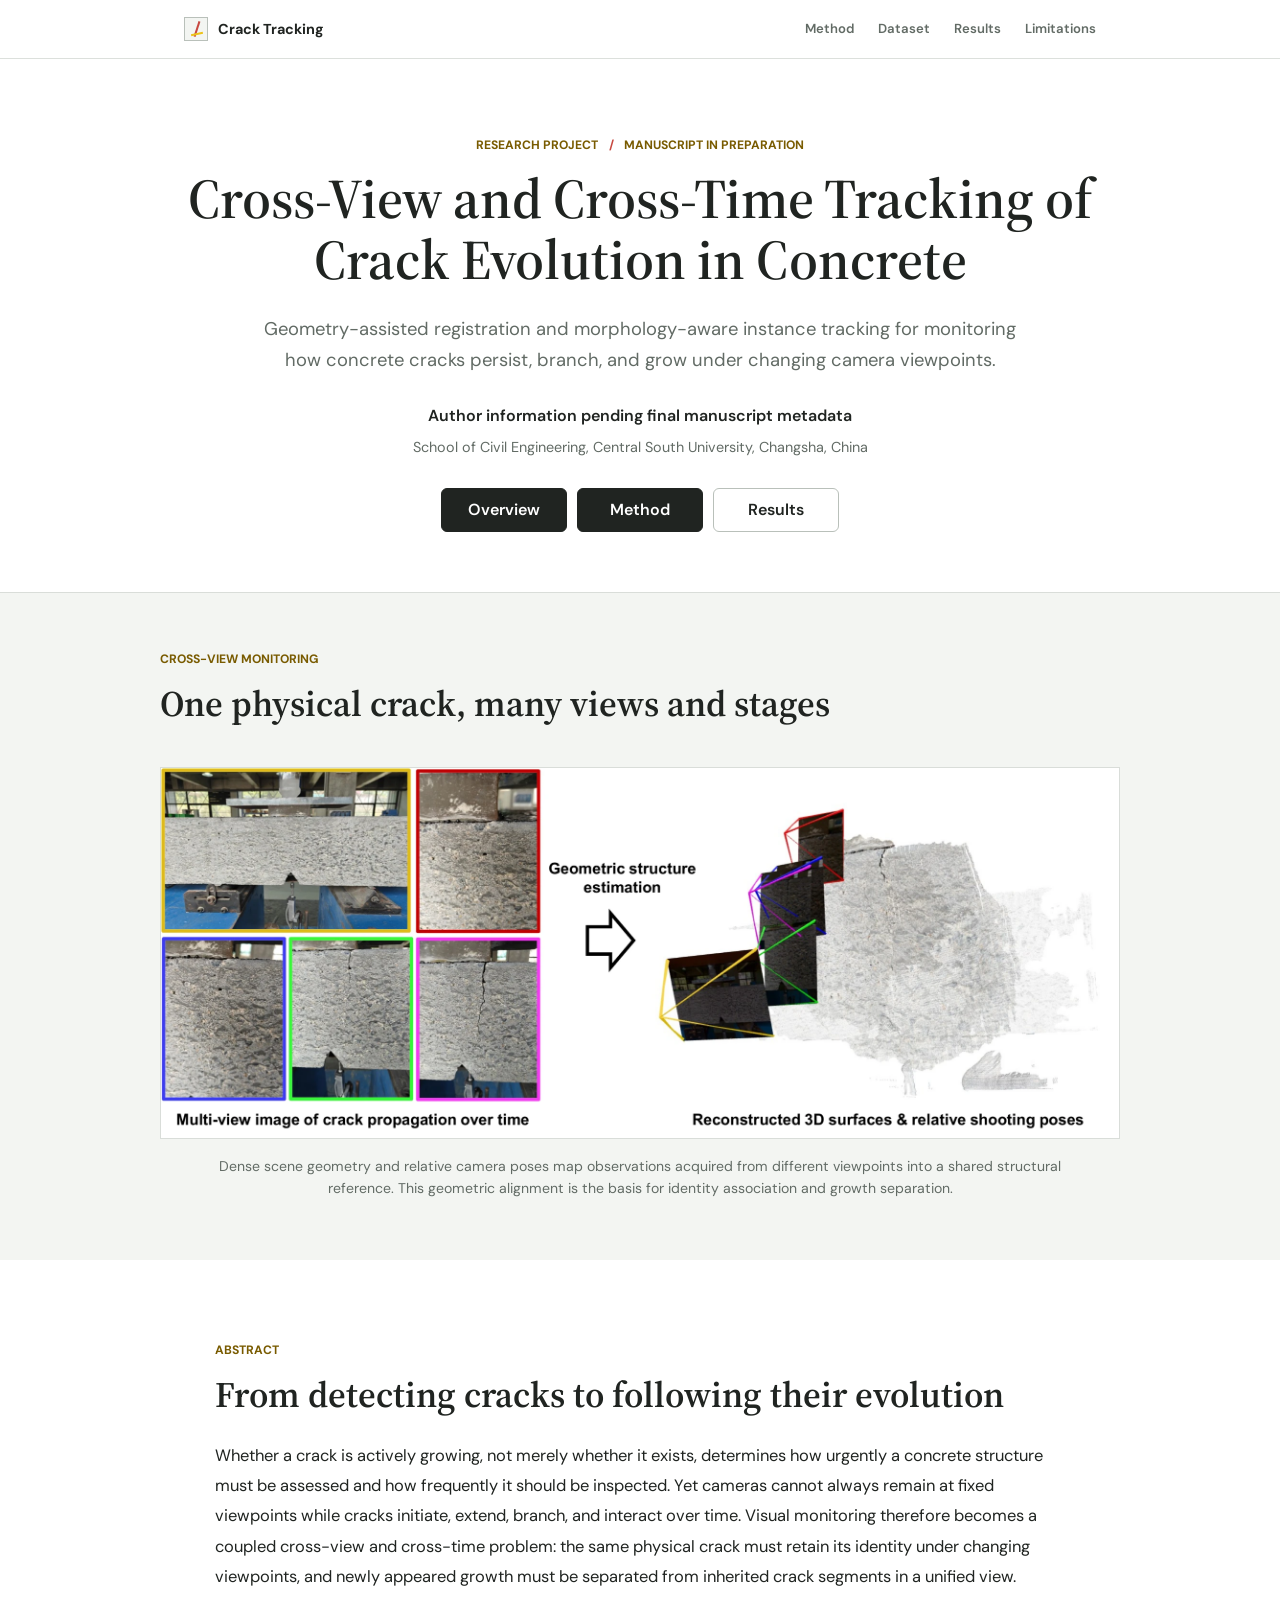
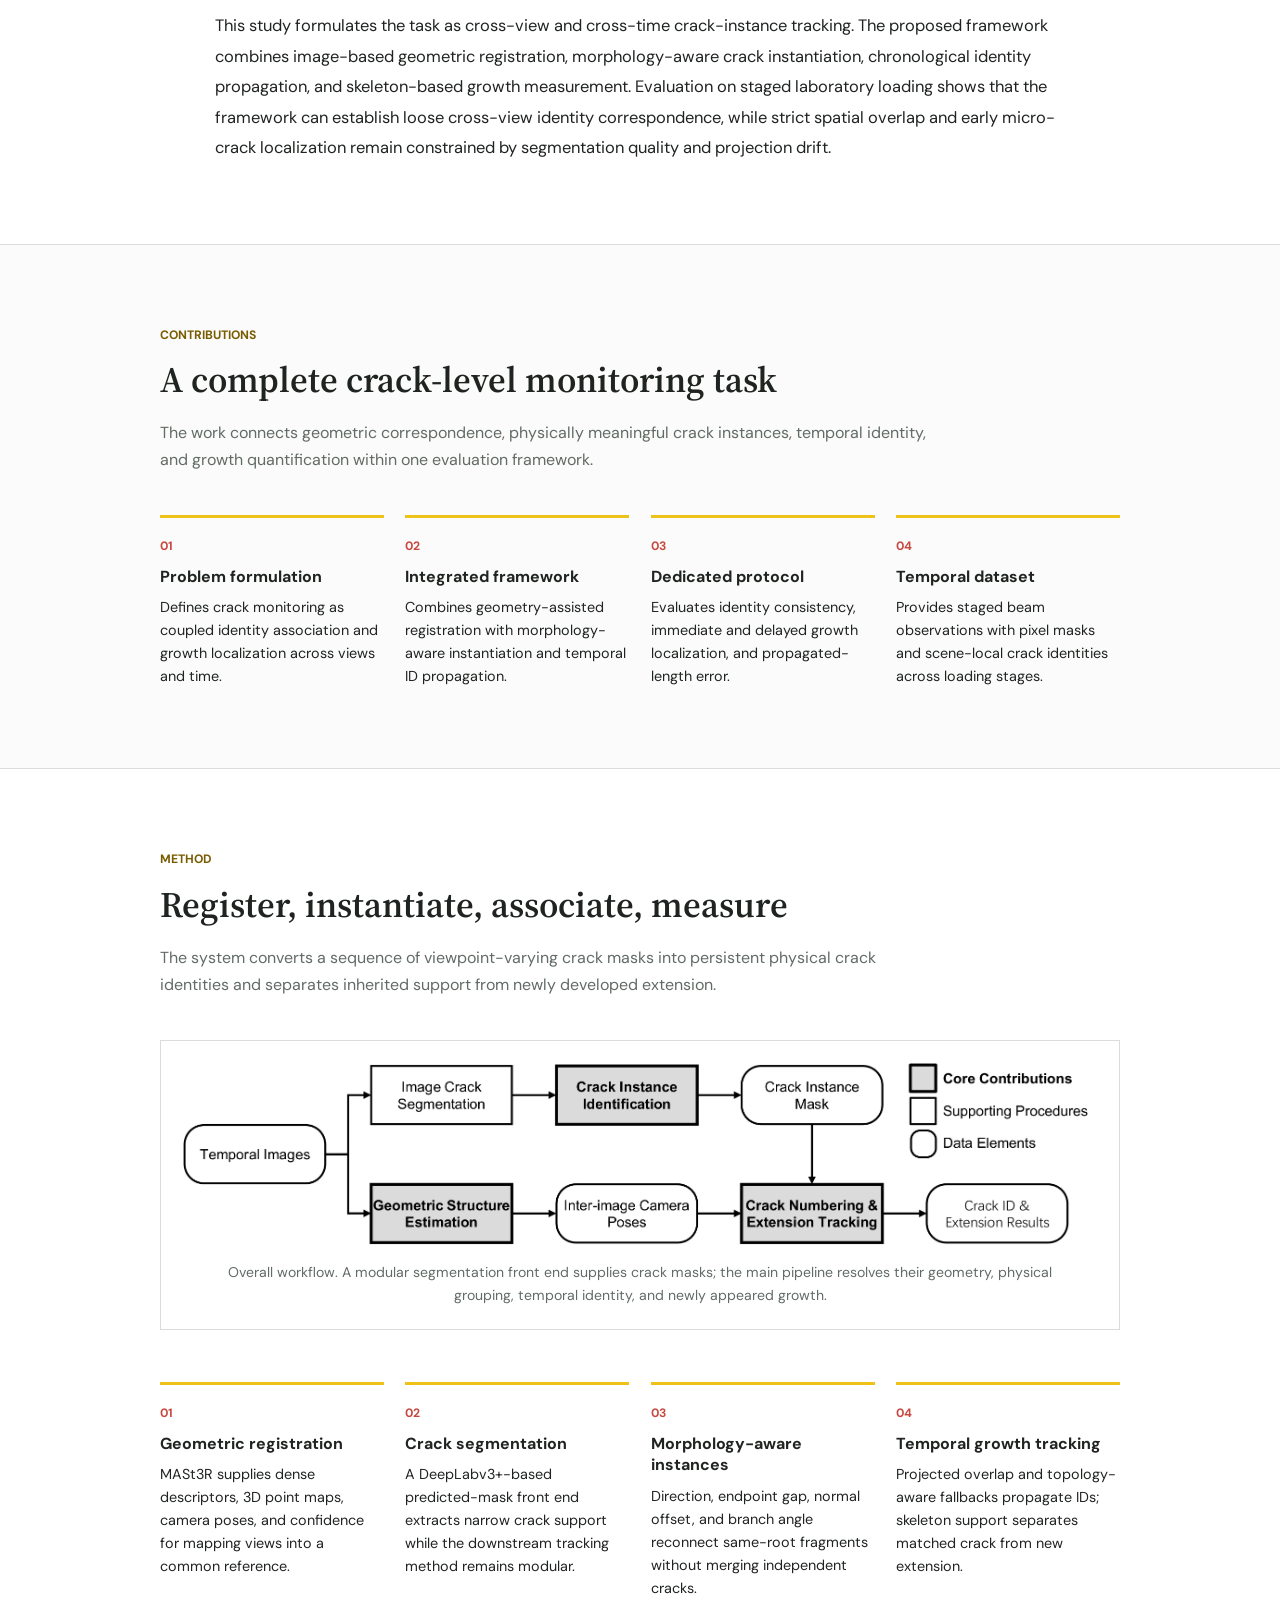
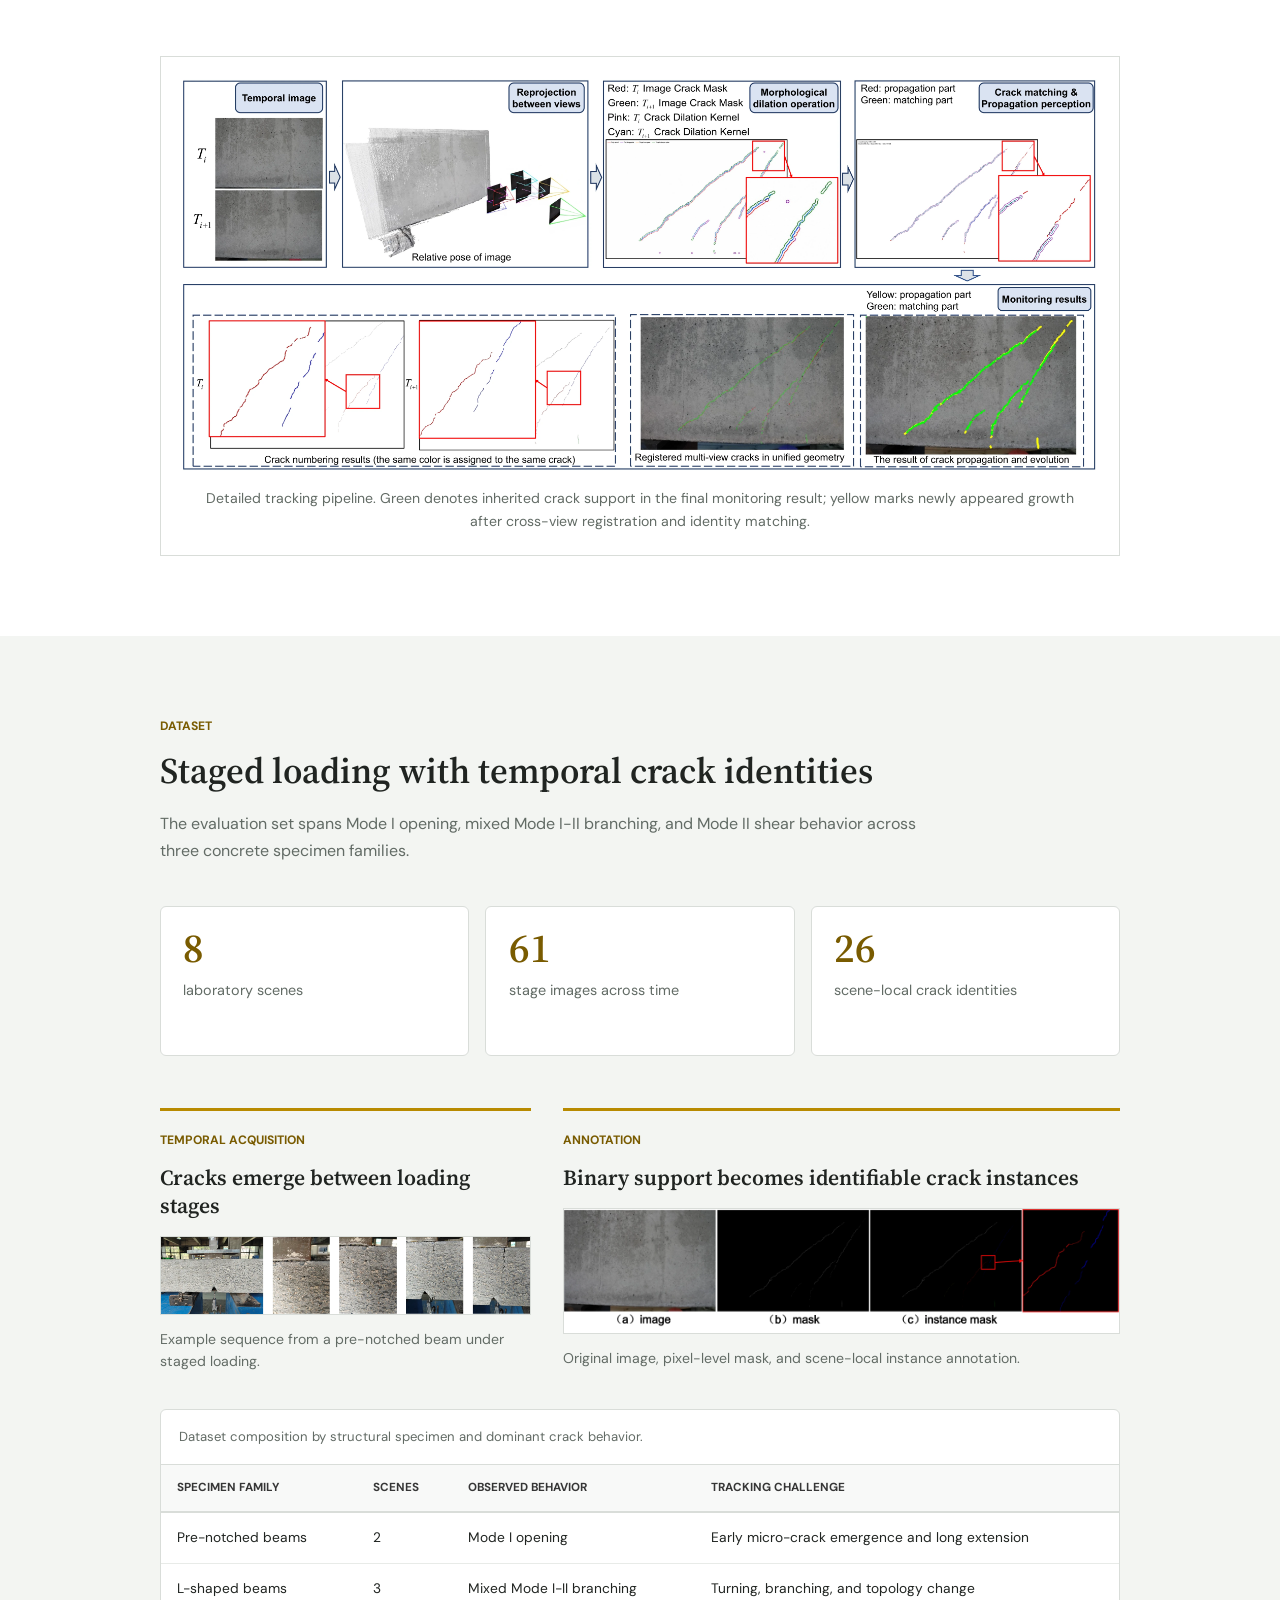
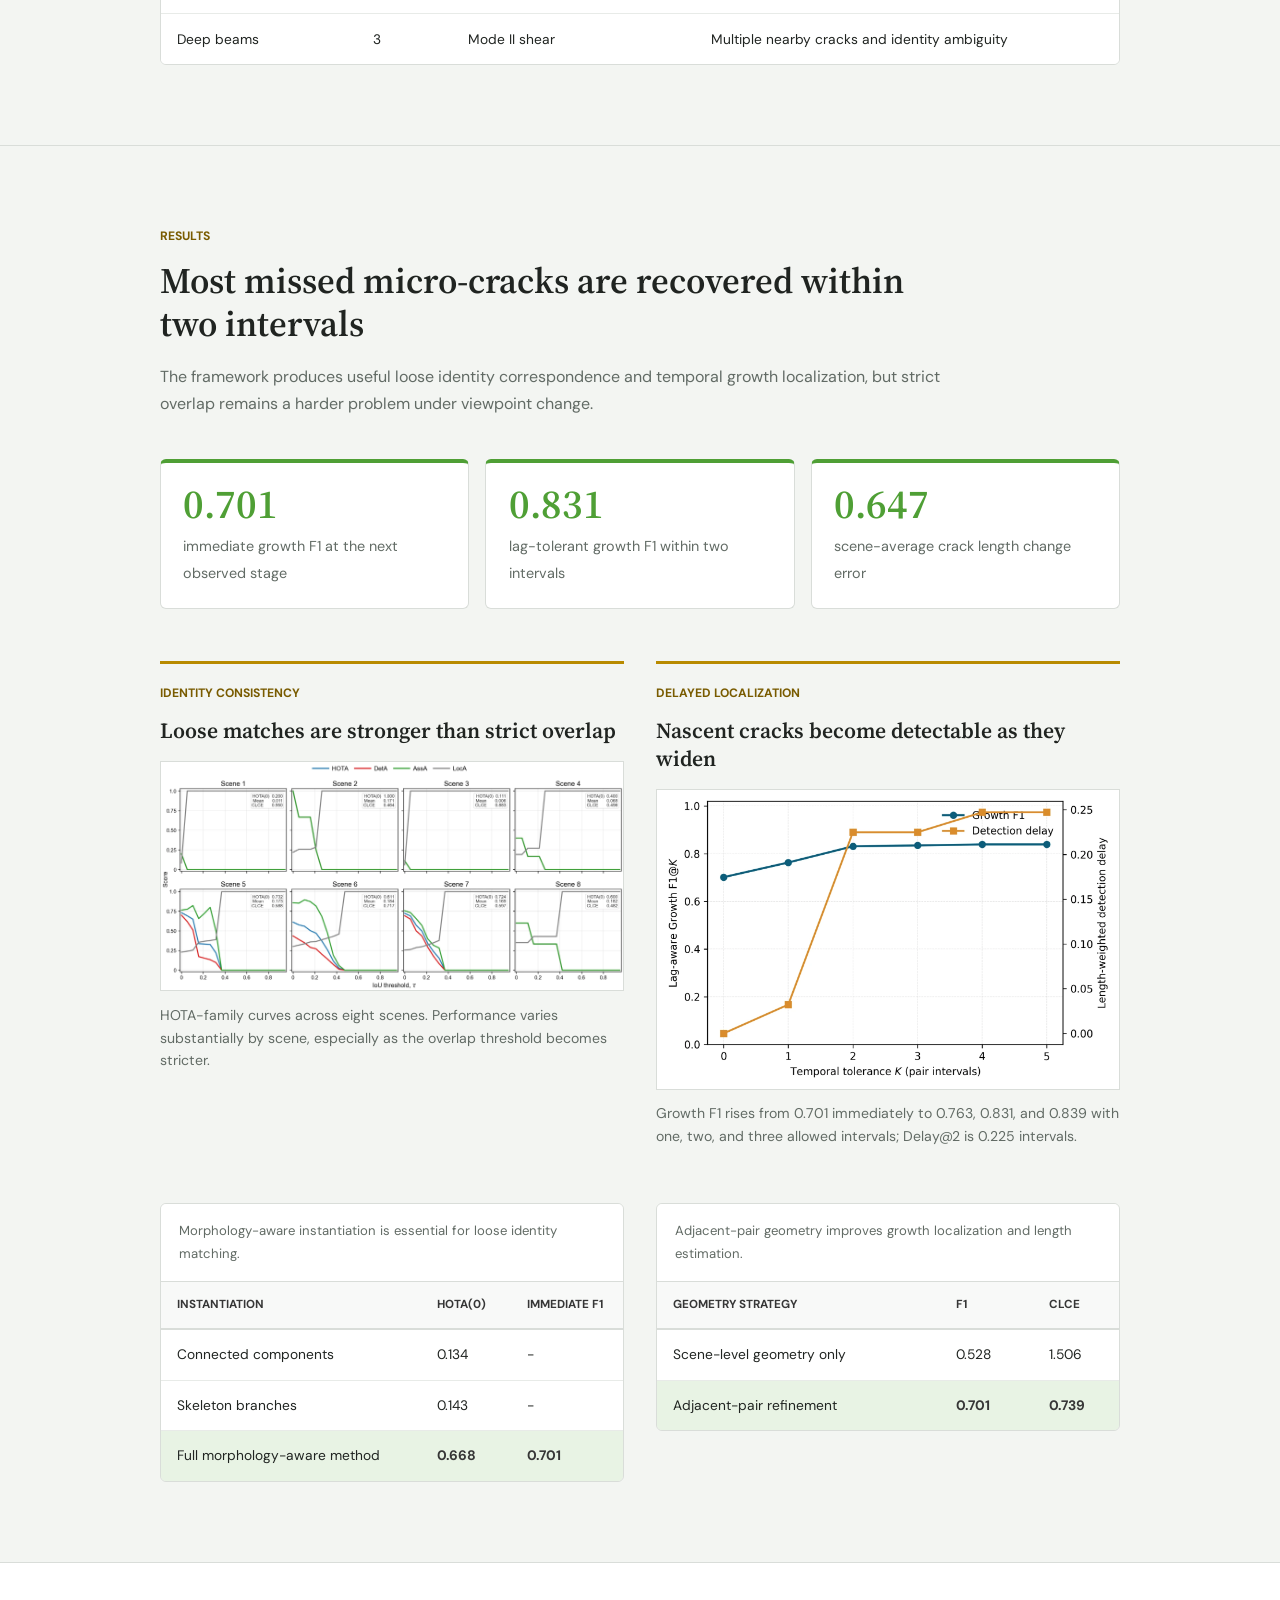
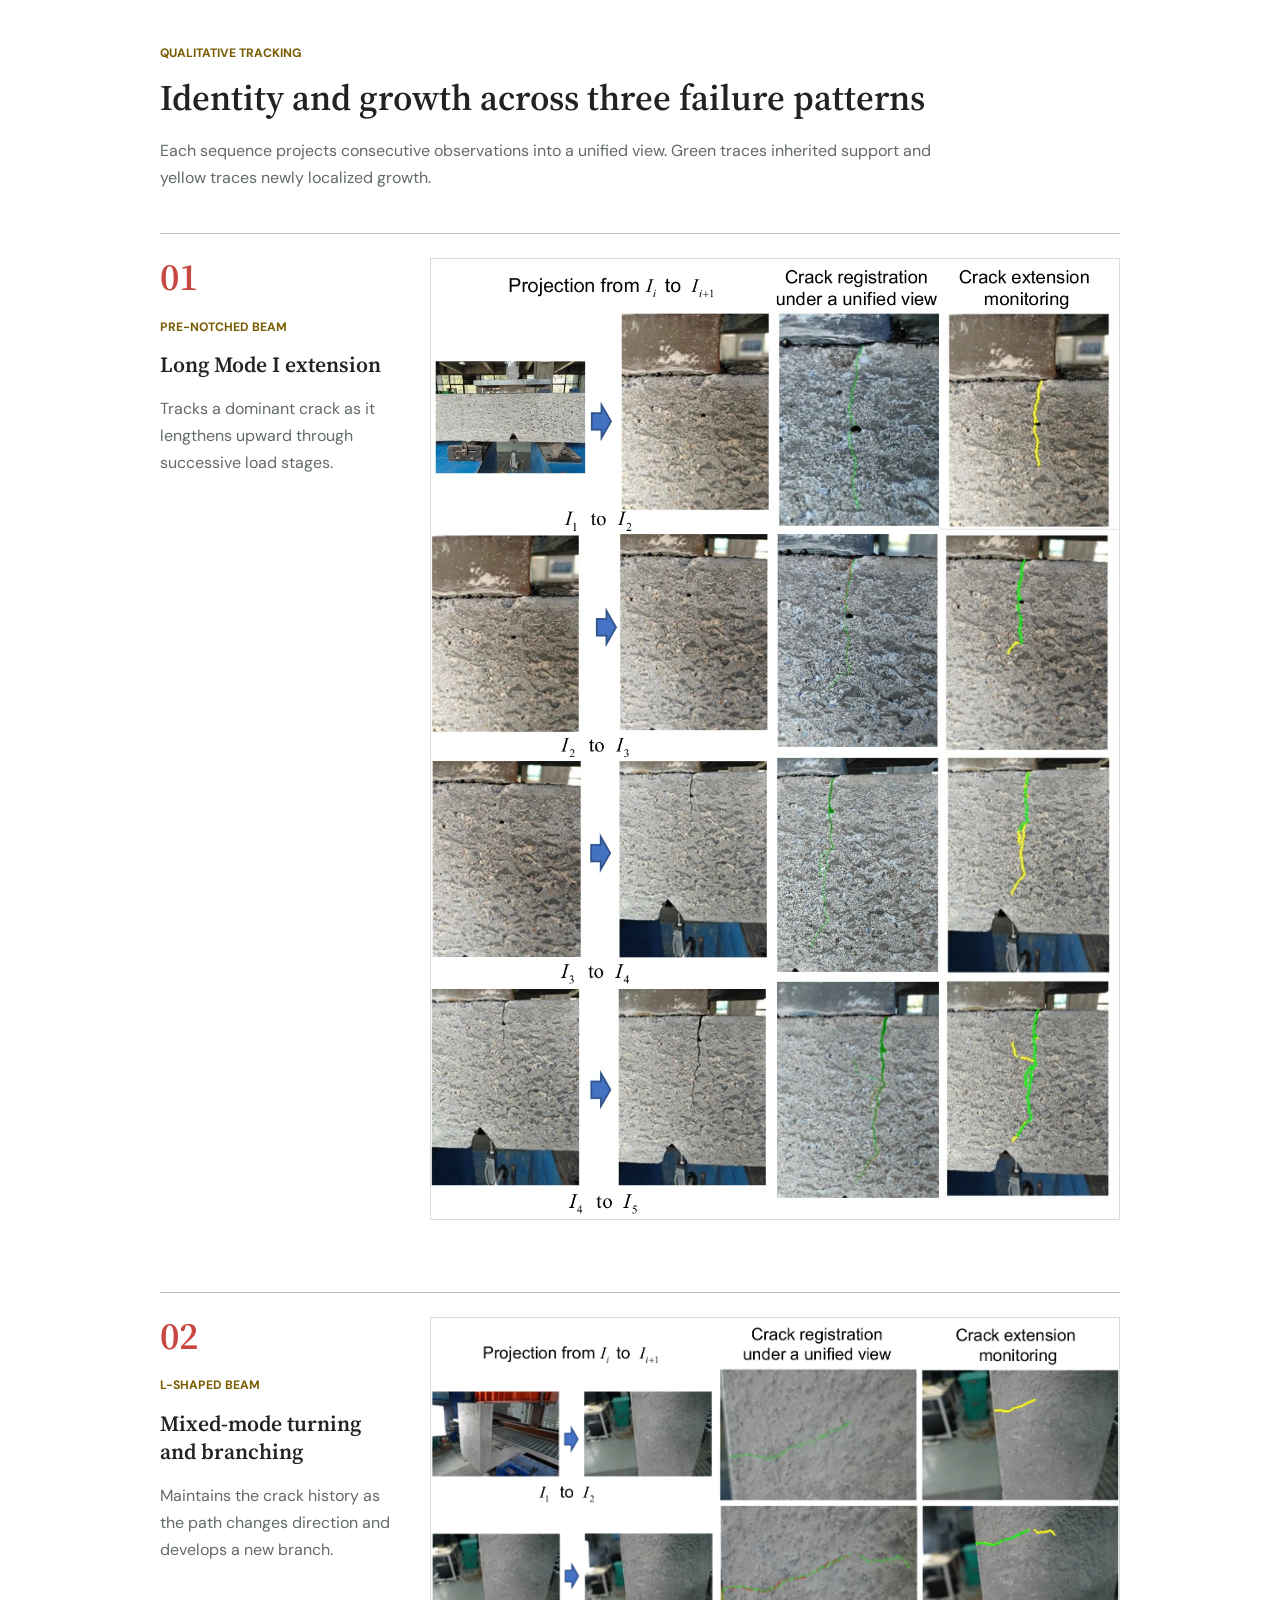
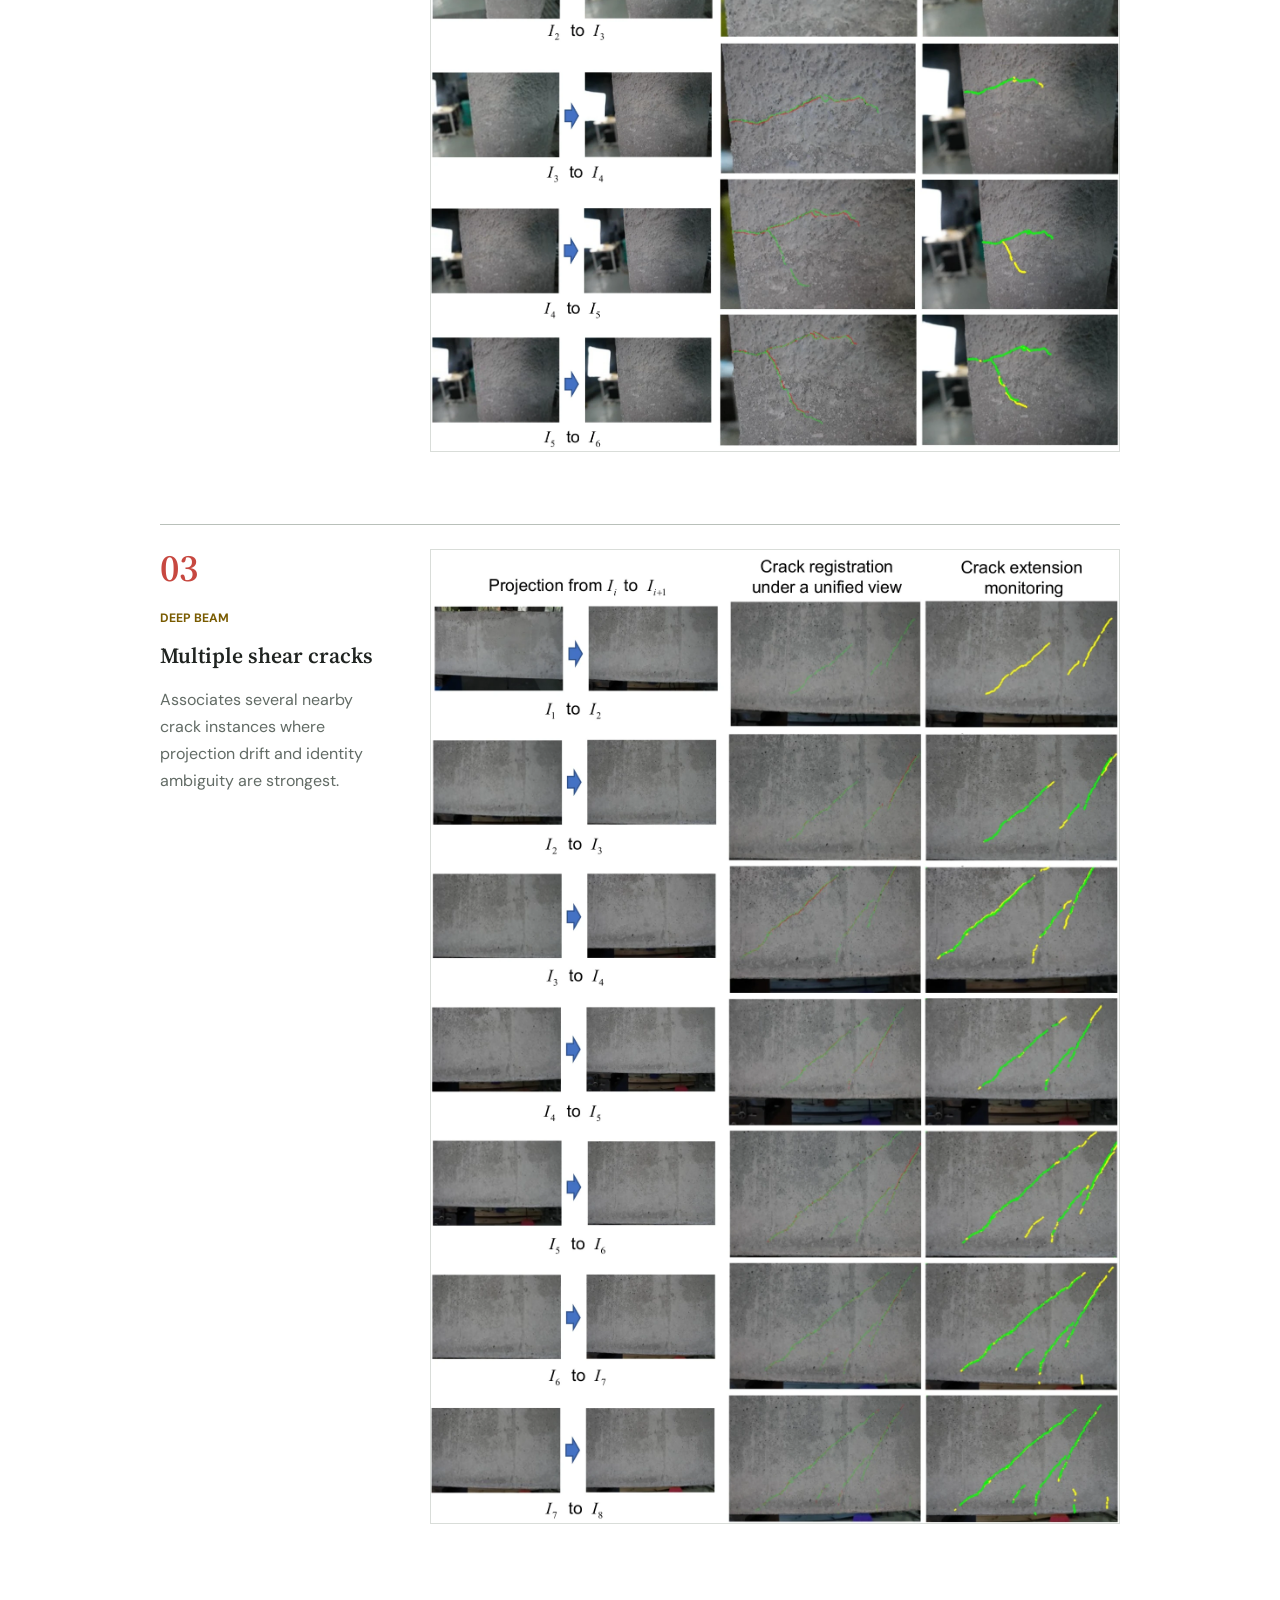
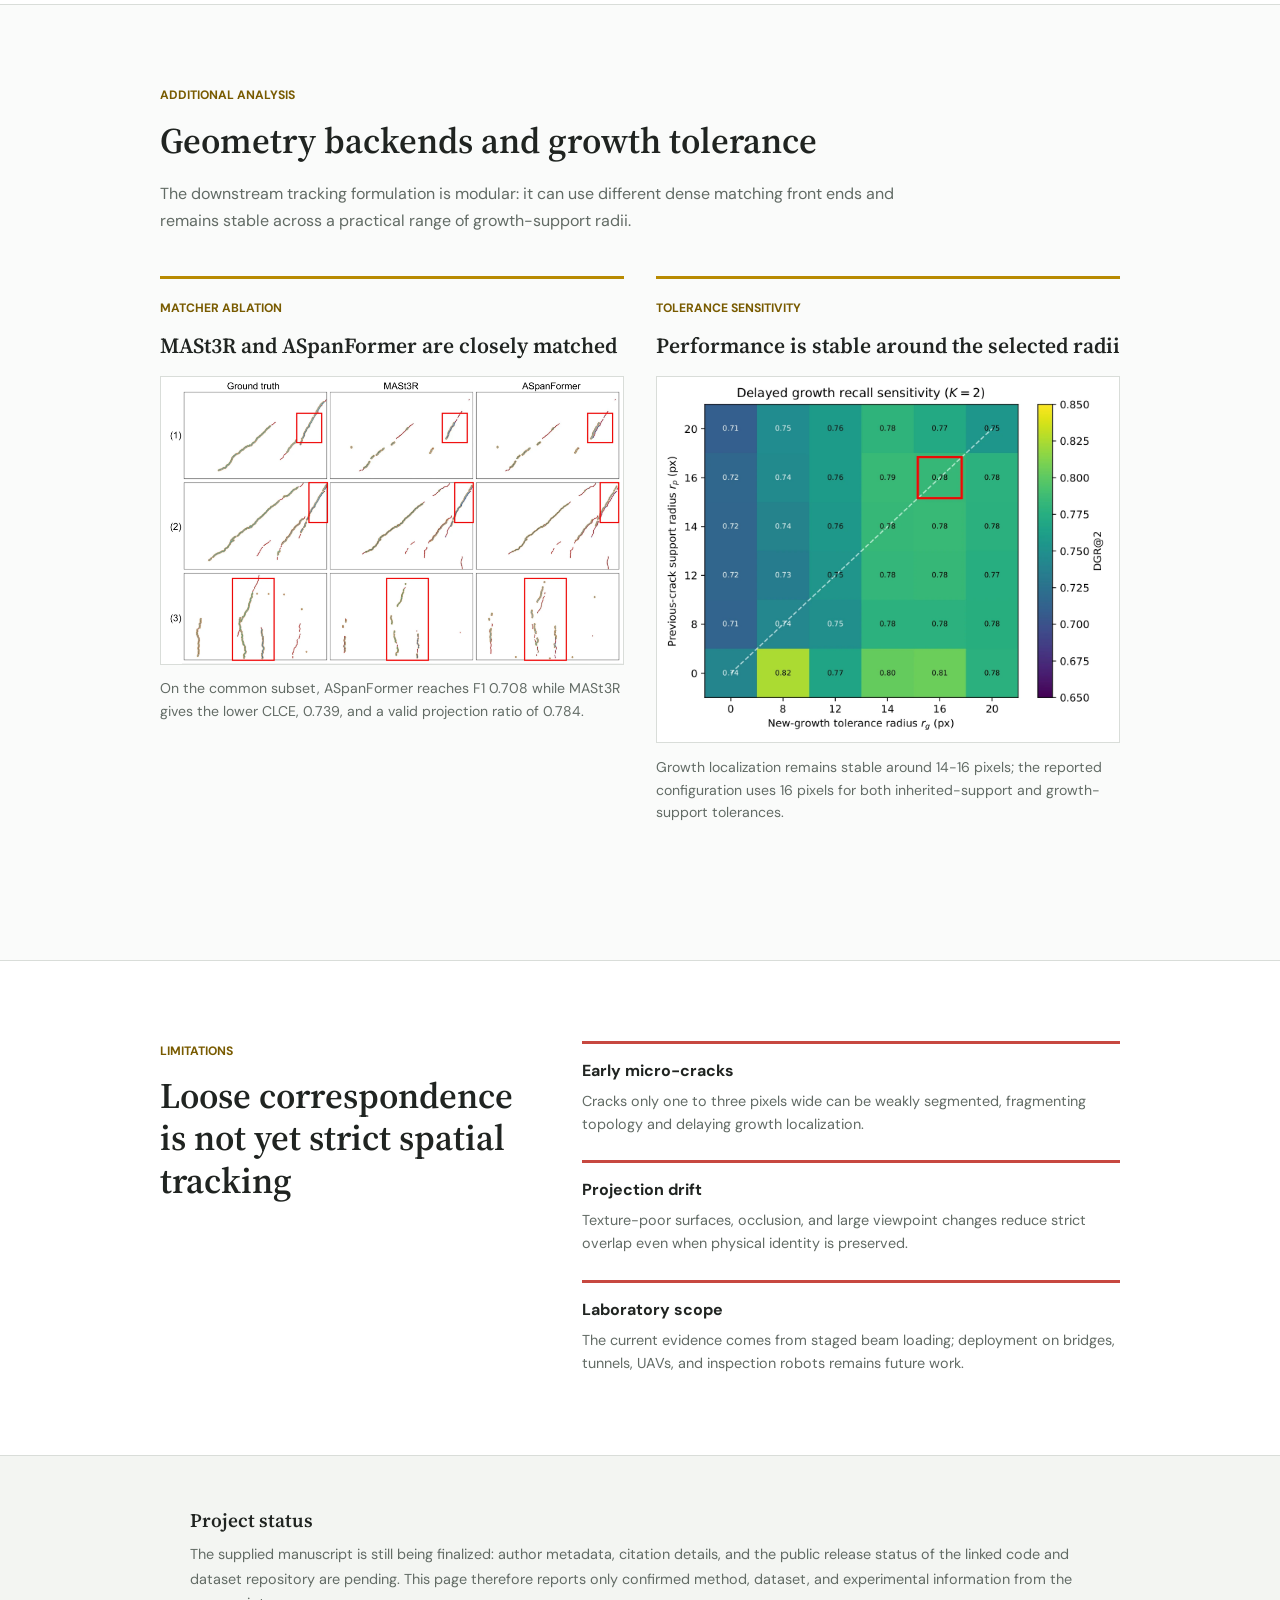
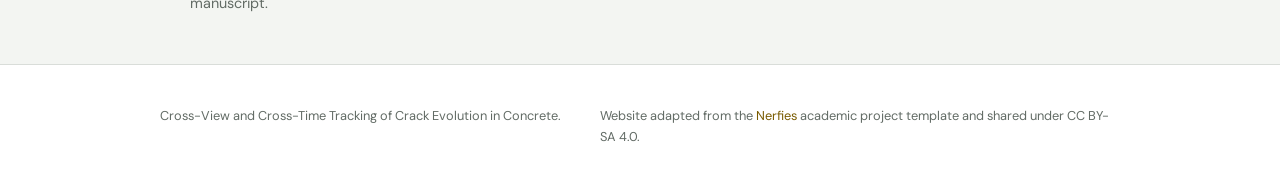
<file: index.html>
<!DOCTYPE html>
<html lang="en">
<head>
  <meta charset="utf-8">
  <meta name="description"
        content="A geometry-assisted, morphology-aware framework for tracking concrete crack identities and newly developed growth across viewpoints and time.">
  <meta name="keywords"
        content="crack propagation monitoring, crack-instance tracking, concrete infrastructure, structural health monitoring, multi-view geometry, crack growth">
  <meta name="viewport" content="width=device-width, initial-scale=1">
  <meta name="theme-color" content="#ffffff">
  <title>Cross-View and Cross-Time Tracking of Crack Evolution in Concrete</title>

  <link rel="preconnect" href="https://fonts.googleapis.com">
  <link rel="preconnect" href="https://fonts.gstatic.com" crossorigin>
  <link href="https://fonts.googleapis.com/css2?family=DM+Sans:wght@400;500;600;700&amp;family=Source+Serif+4:opsz,wght@8..60,500;8..60,600&amp;display=swap"
        rel="stylesheet">
  <link rel="stylesheet" href="./static/css/bulma.min.css">
  <link rel="stylesheet" href="./static/css/index.css">
  <link rel="icon" href="./static/images/favicon.svg">
</head>
<body>
  <nav class="site-nav" aria-label="Project navigation">
    <div class="container is-max-desktop nav-inner">
      <a class="site-brand" href="#top" aria-label="Crack Tracking home">
        <span class="brand-mark" aria-hidden="true"></span>
        <span>Crack Tracking</span>
      </a>
      <div class="nav-links">
        <a href="#method">Method</a>
        <a href="#dataset">Dataset</a>
        <a href="#results">Results</a>
        <a href="#limitations">Limitations</a>
      </div>
    </div>
  </nav>

  <header class="publication-header" id="top">
    <div class="container is-max-desktop">
      <p class="project-mark">Research project <span aria-hidden="true">/</span> Manuscript in preparation</p>
      <h1 class="title publication-title">Cross-View and Cross-Time Tracking of Crack Evolution in Concrete</h1>
      <p class="publication-summary">
        Geometry-assisted registration and morphology-aware instance tracking for monitoring how concrete cracks
        persist, branch, and grow under changing camera viewpoints.
      </p>

      <div class="publication-authors" aria-label="Author status">
        <span class="author-block">Author information pending final manuscript metadata</span>
      </div>
      <div class="publication-affiliations" aria-label="Confirmed affiliation">
        <span>School of Civil Engineering, Central South University, Changsha, China</span>
      </div>

      <nav class="publication-links" aria-label="Project links">
        <a href="#abstract" class="button publication-button">
          <span>Overview</span>
        </a>
        <a href="#method" class="button publication-button">
          <span>Method</span>
        </a>
        <a href="#results" class="button publication-button is-secondary">
          <span>Results</span>
        </a>
      </nav>
    </div>
  </header>

  <main>
    <section class="paper-figure teaser-section" aria-labelledby="overview-title">
      <div class="container is-max-desktop">
        <div class="section-heading compact-heading">
          <p class="eyebrow">Cross-view monitoring</p>
          <h2 class="title is-3" id="overview-title">One physical crack, many views and stages</h2>
        </div>
        <figure class="hero-figure">
          <img src="./static/images/crack-tracking/geometry-estimation.webp"
               width="2000" height="771" fetchpriority="high" decoding="async"
               alt="Multi-view crack images aligned through geometric structure estimation into reconstructed concrete surfaces with relative camera poses.">
          <figcaption>
            Dense scene geometry and relative camera poses map observations acquired from different viewpoints into a
            shared structural reference. This geometric alignment is the basis for identity association and growth separation.
          </figcaption>
        </figure>
      </div>
    </section>

    <section class="section abstract-section" id="abstract" aria-labelledby="abstract-title">
      <div class="container is-max-desktop reading-width">
        <p class="eyebrow">Abstract</p>
        <h2 class="title is-3" id="abstract-title">From detecting cracks to following their evolution</h2>
        <div class="content abstract-copy">
          <p>
            Whether a crack is actively growing, not merely whether it exists, determines how urgently a concrete
            structure must be assessed and how frequently it should be inspected. Yet cameras cannot always remain at
            fixed viewpoints while cracks initiate, extend, branch, and interact over time. Visual monitoring therefore
            becomes a coupled cross-view and cross-time problem: the same physical crack must retain its identity under
            changing viewpoints, and newly appeared growth must be separated from inherited crack segments in a unified view.
          </p>
          <p>
            This study formulates the task as cross-view and cross-time crack-instance tracking. The proposed framework
            combines image-based geometric registration, morphology-aware crack instantiation, chronological identity
            propagation, and skeleton-based growth measurement. Evaluation on staged laboratory loading shows that the
            framework can establish loose cross-view identity correspondence, while strict spatial overlap and early
            micro-crack localization remain constrained by segmentation quality and projection drift.
          </p>
        </div>
      </div>
    </section>

    <section class="section contribution-section" aria-labelledby="contribution-title">
      <div class="container is-max-desktop">
        <div class="section-heading">
          <p class="eyebrow">Contributions</p>
          <h2 class="title is-3" id="contribution-title">A complete crack-level monitoring task</h2>
          <p>
            The work connects geometric correspondence, physically meaningful crack instances, temporal identity, and
            growth quantification within one evaluation framework.
          </p>
        </div>
        <div class="contribution-grid">
          <article class="contribution-item">
            <span class="method-index">01</span>
            <h3>Problem formulation</h3>
            <p>Defines crack monitoring as coupled identity association and growth localization across views and time.</p>
          </article>
          <article class="contribution-item">
            <span class="method-index">02</span>
            <h3>Integrated framework</h3>
            <p>Combines geometry-assisted registration with morphology-aware instantiation and temporal ID propagation.</p>
          </article>
          <article class="contribution-item">
            <span class="method-index">03</span>
            <h3>Dedicated protocol</h3>
            <p>Evaluates identity consistency, immediate and delayed growth localization, and propagated-length error.</p>
          </article>
          <article class="contribution-item">
            <span class="method-index">04</span>
            <h3>Temporal dataset</h3>
            <p>Provides staged beam observations with pixel masks and scene-local crack identities across loading stages.</p>
          </article>
        </div>
      </div>
    </section>

    <section class="section method-section" id="method" aria-labelledby="method-title">
      <div class="container is-max-desktop">
        <div class="section-heading">
          <p class="eyebrow">Method</p>
          <h2 class="title is-3" id="method-title">Register, instantiate, associate, measure</h2>
          <p>
            The system converts a sequence of viewpoint-varying crack masks into persistent physical crack identities
            and separates inherited support from newly developed extension.
          </p>
        </div>

        <figure class="method-figure scroll-figure" tabindex="0"
                aria-label="Overall crack tracking workflow, horizontally scrollable on small screens">
          <img src="./static/images/crack-tracking/workflow.webp"
               width="1969" height="393" loading="lazy" decoding="async"
               alt="Four-stage workflow: geometric structure estimation, crack segmentation, crack instance identification, and crack numbering with extension tracking.">
          <figcaption>
            Overall workflow. A modular segmentation front end supplies crack masks; the main pipeline resolves their
            geometry, physical grouping, temporal identity, and newly appeared growth.
          </figcaption>
        </figure>

        <div class="method-grid">
          <article class="method-item">
            <span class="method-index">01</span>
            <h3>Geometric registration</h3>
            <p>MASt3R supplies dense descriptors, 3D point maps, camera poses, and confidence for mapping views into a common reference.</p>
          </article>
          <article class="method-item">
            <span class="method-index">02</span>
            <h3>Crack segmentation</h3>
            <p>A DeepLabv3+-based predicted-mask front end extracts narrow crack support while the downstream tracking method remains modular.</p>
          </article>
          <article class="method-item">
            <span class="method-index">03</span>
            <h3>Morphology-aware instances</h3>
            <p>Direction, endpoint gap, normal offset, and branch angle reconnect same-root fragments without merging independent cracks.</p>
          </article>
          <article class="method-item">
            <span class="method-index">04</span>
            <h3>Temporal growth tracking</h3>
            <p>Projected overlap and topology-aware fallbacks propagate IDs; skeleton support separates matched crack from new extension.</p>
          </article>
        </div>

        <figure class="pipeline-figure scroll-figure" tabindex="0"
                aria-label="Detailed registration and crack growth tracking pipeline, horizontally scrollable on small screens">
          <img src="./static/images/crack-tracking/tracking-pipeline.webp"
               width="3600" height="1545" loading="lazy" decoding="async"
               alt="Detailed pipeline showing temporal images, reprojection, morphological overlap, crack identity numbering, unified-view registration, and final growth monitoring.">
          <figcaption>
            Detailed tracking pipeline. Green denotes inherited crack support in the final monitoring result; yellow marks
            newly appeared growth after cross-view registration and identity matching.
          </figcaption>
        </figure>
      </div>
    </section>

    <section class="section dataset-section" id="dataset" aria-labelledby="dataset-title">
      <div class="container is-max-desktop">
        <div class="section-heading">
          <p class="eyebrow">Dataset</p>
          <h2 class="title is-3" id="dataset-title">Staged loading with temporal crack identities</h2>
          <p>
            The evaluation set spans Mode I opening, mixed Mode I-II branching, and Mode II shear behavior across three
            concrete specimen families.
          </p>
        </div>

        <div class="metric-grid dataset-metrics" aria-label="Dataset summary">
          <article class="metric-card">
            <strong>8</strong>
            <span>laboratory scenes</span>
          </article>
          <article class="metric-card">
            <strong>61</strong>
            <span>stage images across time</span>
          </article>
          <article class="metric-card">
            <strong>26</strong>
            <span>scene-local crack identities</span>
          </article>
        </div>

        <div class="dataset-visuals">
          <figure class="dataset-figure">
            <p class="figure-kicker">Temporal acquisition</p>
            <h3>Cracks emerge between loading stages</h3>
            <div class="image-frame">
              <img src="./static/images/crack-tracking/staged-sequence.webp"
                   width="1428" height="296" loading="lazy" decoding="async"
                   alt="Six staged images of a pre-notched concrete beam showing crack growth over time.">
            </div>
            <figcaption>Example sequence from a pre-notched beam under staged loading.</figcaption>
          </figure>
          <figure class="dataset-figure">
            <p class="figure-kicker">Annotation</p>
            <h3>Binary support becomes identifiable crack instances</h3>
            <div class="image-frame">
              <img src="./static/images/crack-tracking/annotation-example.webp"
                   width="2600" height="580" loading="lazy" decoding="async"
                   alt="Original concrete image, binary crack mask, and color-coded crack instance mask.">
            </div>
            <figcaption>Original image, pixel-level mask, and scene-local instance annotation.</figcaption>
          </figure>
        </div>

        <div class="table-wrap" tabindex="0" aria-label="Dataset composition, horizontally scrollable">
          <table class="table dataset-table is-fullwidth">
            <caption>Dataset composition by structural specimen and dominant crack behavior.</caption>
            <thead>
              <tr>
                <th>Specimen family</th>
                <th>Scenes</th>
                <th>Observed behavior</th>
                <th>Tracking challenge</th>
              </tr>
            </thead>
            <tbody>
              <tr>
                <td>Pre-notched beams</td>
                <td>2</td>
                <td>Mode I opening</td>
                <td>Early micro-crack emergence and long extension</td>
              </tr>
              <tr>
                <td>L-shaped beams</td>
                <td>3</td>
                <td>Mixed Mode I-II branching</td>
                <td>Turning, branching, and topology change</td>
              </tr>
              <tr>
                <td>Deep beams</td>
                <td>3</td>
                <td>Mode II shear</td>
                <td>Multiple nearby cracks and identity ambiguity</td>
              </tr>
            </tbody>
          </table>
        </div>
      </div>
    </section>

    <section class="section results-section" id="results" aria-labelledby="results-title">
      <div class="container is-max-desktop">
        <div class="section-heading">
          <p class="eyebrow">Results</p>
          <h2 class="title is-3" id="results-title">Most missed micro-cracks are recovered within two intervals</h2>
          <p>
            The framework produces useful loose identity correspondence and temporal growth localization, but strict
            overlap remains a harder problem under viewpoint change.
          </p>
        </div>

        <div class="metric-grid" aria-label="Key results">
          <article class="metric-card emphasis-card">
            <strong>0.701</strong>
            <span>immediate growth F1 at the next observed stage</span>
          </article>
          <article class="metric-card emphasis-card">
            <strong>0.831</strong>
            <span>lag-tolerant growth F1 within two intervals</span>
          </article>
          <article class="metric-card emphasis-card">
            <strong>0.647</strong>
            <span>scene-average crack length change error</span>
          </article>
        </div>

        <div class="result-analysis-grid">
          <figure class="analysis-figure">
            <p class="figure-kicker">Identity consistency</p>
            <h3>Loose matches are stronger than strict overlap</h3>
            <div class="image-frame chart-frame">
              <img src="./static/images/crack-tracking/hota-analysis.webp"
                   width="2000" height="987" loading="lazy" decoding="async"
                   alt="HOTA, detection accuracy, association accuracy, and localization accuracy curves across eight scenes and overlap thresholds.">
            </div>
            <figcaption>
              HOTA-family curves across eight scenes. Performance varies substantially by scene, especially as the
              overlap threshold becomes stricter.
            </figcaption>
          </figure>
          <figure class="analysis-figure">
            <p class="figure-kicker">Delayed localization</p>
            <h3>Nascent cracks become detectable as they widen</h3>
            <div class="image-frame chart-frame">
              <img src="./static/images/crack-tracking/lag-analysis.webp"
                   width="1600" height="1033" loading="lazy" decoding="async"
                   alt="Growth localization F1 increases from immediate evaluation through one, two, and three interval lag allowances.">
            </div>
            <figcaption>
              Growth F1 rises from 0.701 immediately to 0.763, 0.831, and 0.839 with one, two, and three allowed intervals;
              Delay@2 is 0.225 intervals.
            </figcaption>
          </figure>
        </div>

        <div class="results-table-grid">
          <div class="table-wrap" tabindex="0" aria-label="Instantiation ablation, horizontally scrollable">
            <table class="table results-table is-fullwidth">
              <caption>Morphology-aware instantiation is essential for loose identity matching.</caption>
              <thead>
                <tr><th>Instantiation</th><th>HOTA(0)</th><th>Immediate F1</th></tr>
              </thead>
              <tbody>
                <tr><td>Connected components</td><td>0.134</td><td>-</td></tr>
                <tr><td>Skeleton branches</td><td>0.143</td><td>-</td></tr>
                <tr class="ours"><td>Full morphology-aware method</td><td><strong>0.668</strong></td><td><strong>0.701</strong></td></tr>
              </tbody>
            </table>
          </div>
          <div class="table-wrap" tabindex="0" aria-label="Geometry refinement ablation, horizontally scrollable">
            <table class="table results-table is-fullwidth">
              <caption>Adjacent-pair geometry improves growth localization and length estimation.</caption>
              <thead>
                <tr><th>Geometry strategy</th><th>F1</th><th>CLCE</th></tr>
              </thead>
              <tbody>
                <tr><td>Scene-level geometry only</td><td>0.528</td><td>1.506</td></tr>
                <tr class="ours"><td>Adjacent-pair refinement</td><td><strong>0.701</strong></td><td><strong>0.739</strong></td></tr>
              </tbody>
            </table>
          </div>
        </div>
      </div>
    </section>

    <section class="section qualitative-section" aria-labelledby="qualitative-title">
      <div class="container is-max-desktop">
        <div class="section-heading">
          <p class="eyebrow">Qualitative tracking</p>
          <h2 class="title is-3" id="qualitative-title">Identity and growth across three failure patterns</h2>
          <p>
            Each sequence projects consecutive observations into a unified view. Green traces inherited support and
            yellow traces newly localized growth.
          </p>
        </div>

        <div class="case-gallery">
          <figure class="case-study">
            <div class="case-copy">
              <span class="case-number">01</span>
              <p class="figure-kicker">Pre-notched beam</p>
              <h3>Long Mode I extension</h3>
              <p>Tracks a dominant crack as it lengthens upward through successive load stages.</p>
            </div>
            <div class="case-image">
              <img src="./static/images/crack-tracking/pre-notched-results.webp"
                   width="1104" height="1540" loading="lazy" decoding="async"
                   alt="Pre-notched beam sequence with pairwise projections, unified-view registration, and green-yellow crack growth monitoring results.">
            </div>
          </figure>

          <figure class="case-study">
            <div class="case-copy">
              <span class="case-number">02</span>
              <p class="figure-kicker">L-shaped beam</p>
              <h3>Mixed-mode turning and branching</h3>
              <p>Maintains the crack history as the path changes direction and develops a new branch.</p>
            </div>
            <div class="case-image">
              <img src="./static/images/crack-tracking/l-shaped-results.webp"
                   width="1597" height="1702" loading="lazy" decoding="async"
                   alt="L-shaped beam sequence showing crack registration and new yellow branch growth across changing viewpoints.">
            </div>
          </figure>

          <figure class="case-study">
            <div class="case-copy">
              <span class="case-number">03</span>
              <p class="figure-kicker">Deep beam</p>
              <h3>Multiple shear cracks</h3>
              <p>Associates several nearby crack instances where projection drift and identity ambiguity are strongest.</p>
            </div>
            <div class="case-image">
              <img src="./static/images/crack-tracking/deep-beam-results.webp"
                   width="1578" height="2232" loading="lazy" decoding="async"
                   alt="Deep beam sequence with multiple shear crack instances tracked and separated into inherited and newly developed segments.">
            </div>
          </figure>
        </div>
      </div>
    </section>

    <section class="section ablation-section" aria-labelledby="ablation-title">
      <div class="container is-max-desktop">
        <div class="section-heading">
          <p class="eyebrow">Additional analysis</p>
          <h2 class="title is-3" id="ablation-title">Geometry backends and growth tolerance</h2>
          <p>
            The downstream tracking formulation is modular: it can use different dense matching front ends and remains
            stable across a practical range of growth-support radii.
          </p>
        </div>
        <div class="result-analysis-grid">
          <figure class="analysis-figure">
            <p class="figure-kicker">Matcher ablation</p>
            <h3>MASt3R and ASpanFormer are closely matched</h3>
            <div class="image-frame chart-frame">
              <img src="./static/images/crack-tracking/matcher-ablation.webp"
                   width="1800" height="1116" loading="lazy" decoding="async"
                   alt="Comparison of MASt3R and ASpanFormer on growth F1, crack length change error, and valid projection ratio.">
            </div>
            <figcaption>
              On the common subset, ASpanFormer reaches F1 0.708 while MASt3R gives the lower CLCE, 0.739, and a valid
              projection ratio of 0.784.
            </figcaption>
          </figure>
          <figure class="analysis-figure">
            <p class="figure-kicker">Tolerance sensitivity</p>
            <h3>Performance is stable around the selected radii</h3>
            <div class="image-frame chart-frame">
              <img src="./static/images/crack-tracking/radius-sensitivity.webp"
                   width="1240" height="980" loading="lazy" decoding="async"
                   alt="Heatmap showing growth F1 sensitivity to inherited-support and growth-support radius values.">
            </div>
            <figcaption>
              Growth localization remains stable around 14-16 pixels; the reported configuration uses 16 pixels for
              both inherited-support and growth-support tolerances.
            </figcaption>
          </figure>
        </div>
      </div>
    </section>

    <section class="section limitations-section" id="limitations" aria-labelledby="limitations-title">
      <div class="container is-max-desktop limitations-layout">
        <div>
          <p class="eyebrow">Limitations</p>
          <h2 class="title is-3" id="limitations-title">Loose correspondence is not yet strict spatial tracking</h2>
        </div>
        <div class="limitation-list">
          <article>
            <h3>Early micro-cracks</h3>
            <p>Cracks only one to three pixels wide can be weakly segmented, fragmenting topology and delaying growth localization.</p>
          </article>
          <article>
            <h3>Projection drift</h3>
            <p>Texture-poor surfaces, occlusion, and large viewpoint changes reduce strict overlap even when physical identity is preserved.</p>
          </article>
          <article>
            <h3>Laboratory scope</h3>
            <p>The current evidence comes from staged beam loading; deployment on bridges, tunnels, UAVs, and inspection robots remains future work.</p>
          </article>
        </div>
      </div>
    </section>

    <section class="section project-note-section" aria-labelledby="project-note-title">
      <div class="container is-max-desktop project-note">
        <div>
          <h2 id="project-note-title">Project status</h2>
          <p>
            The supplied manuscript is still being finalized: author metadata, citation details, and the public release
            status of the linked code and dataset repository are pending. This page therefore reports only confirmed
            method, dataset, and experimental information from the manuscript.
          </p>
        </div>
      </div>
    </section>
  </main>

  <footer class="footer">
    <div class="container is-max-desktop footer-content">
      <p>Cross-View and Cross-Time Tracking of Crack Evolution in Concrete.</p>
      <p>
        Website adapted from the
        <a href="https://github.com/nerfies/nerfies.github.io" target="_blank" rel="noopener noreferrer">Nerfies</a>
        academic project template and shared under CC BY-SA 4.0.
      </p>
    </div>
  </footer>
</body>
</html>
</file>
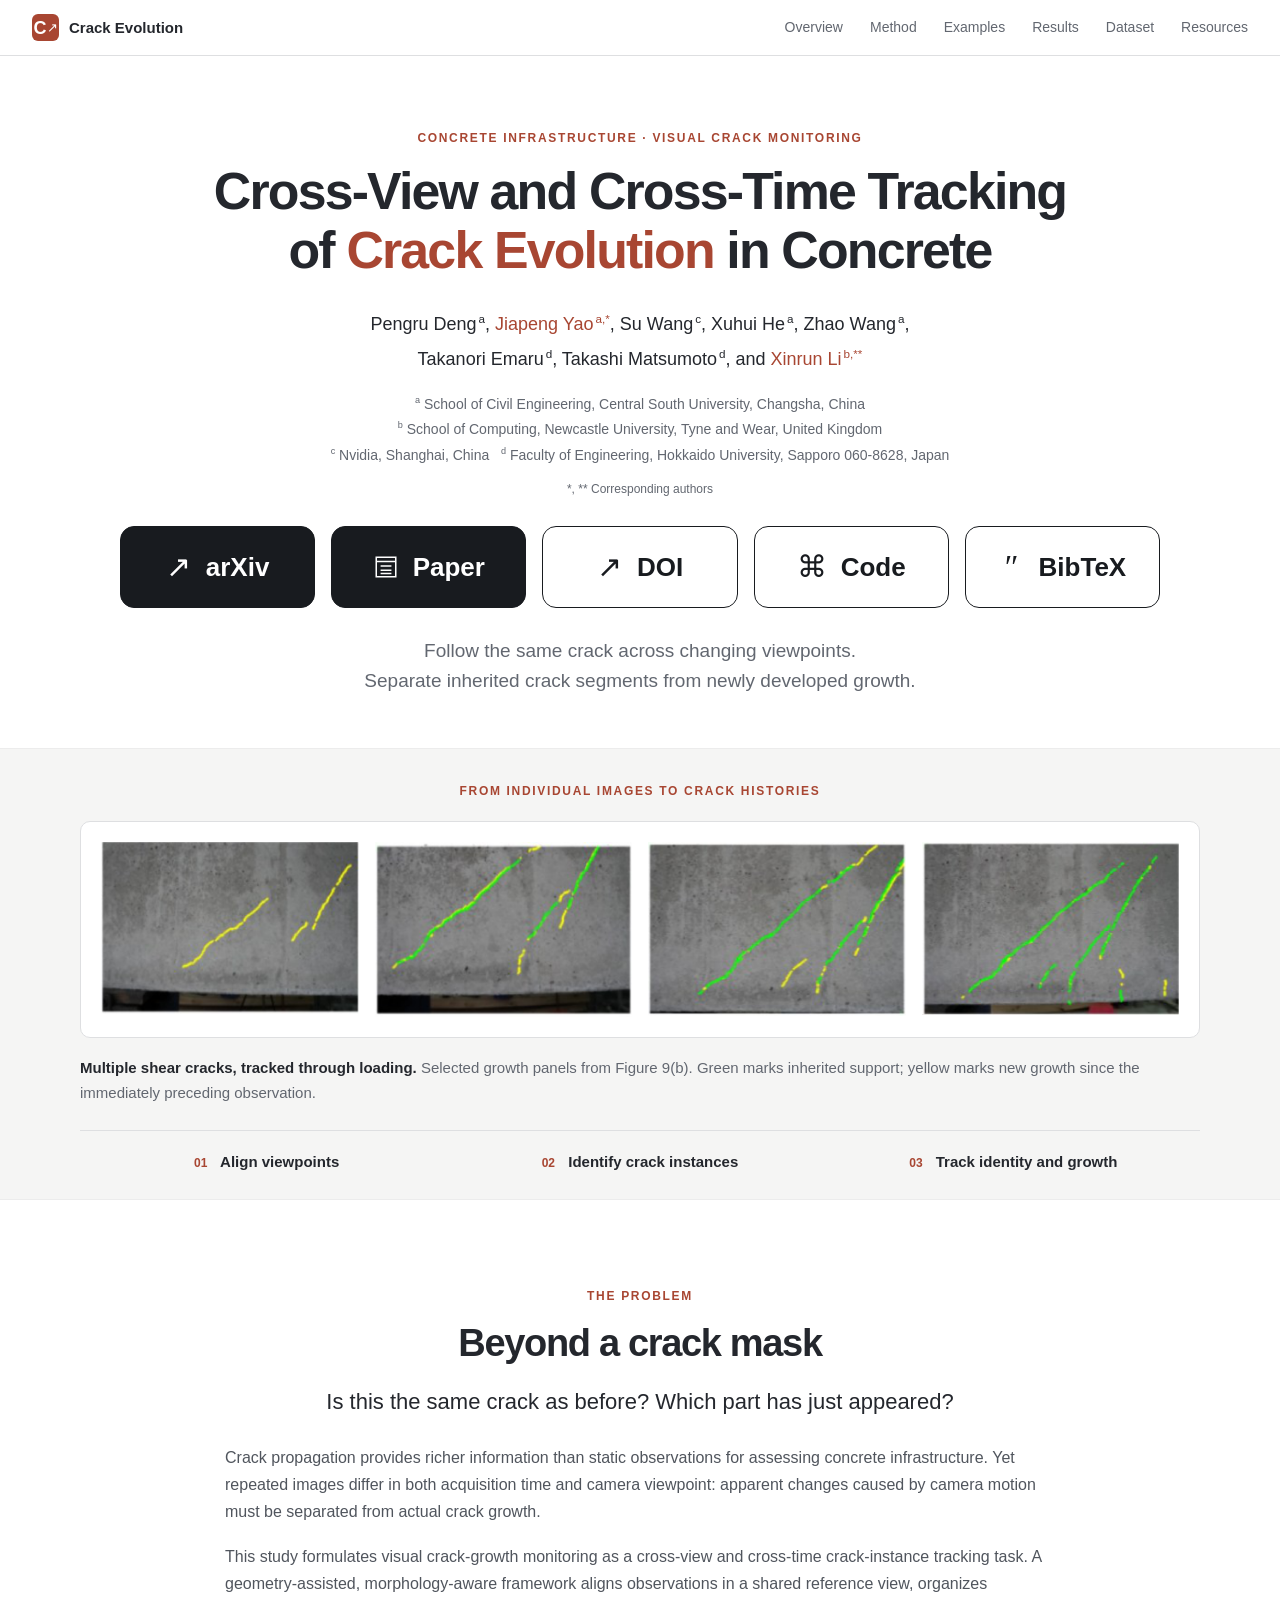
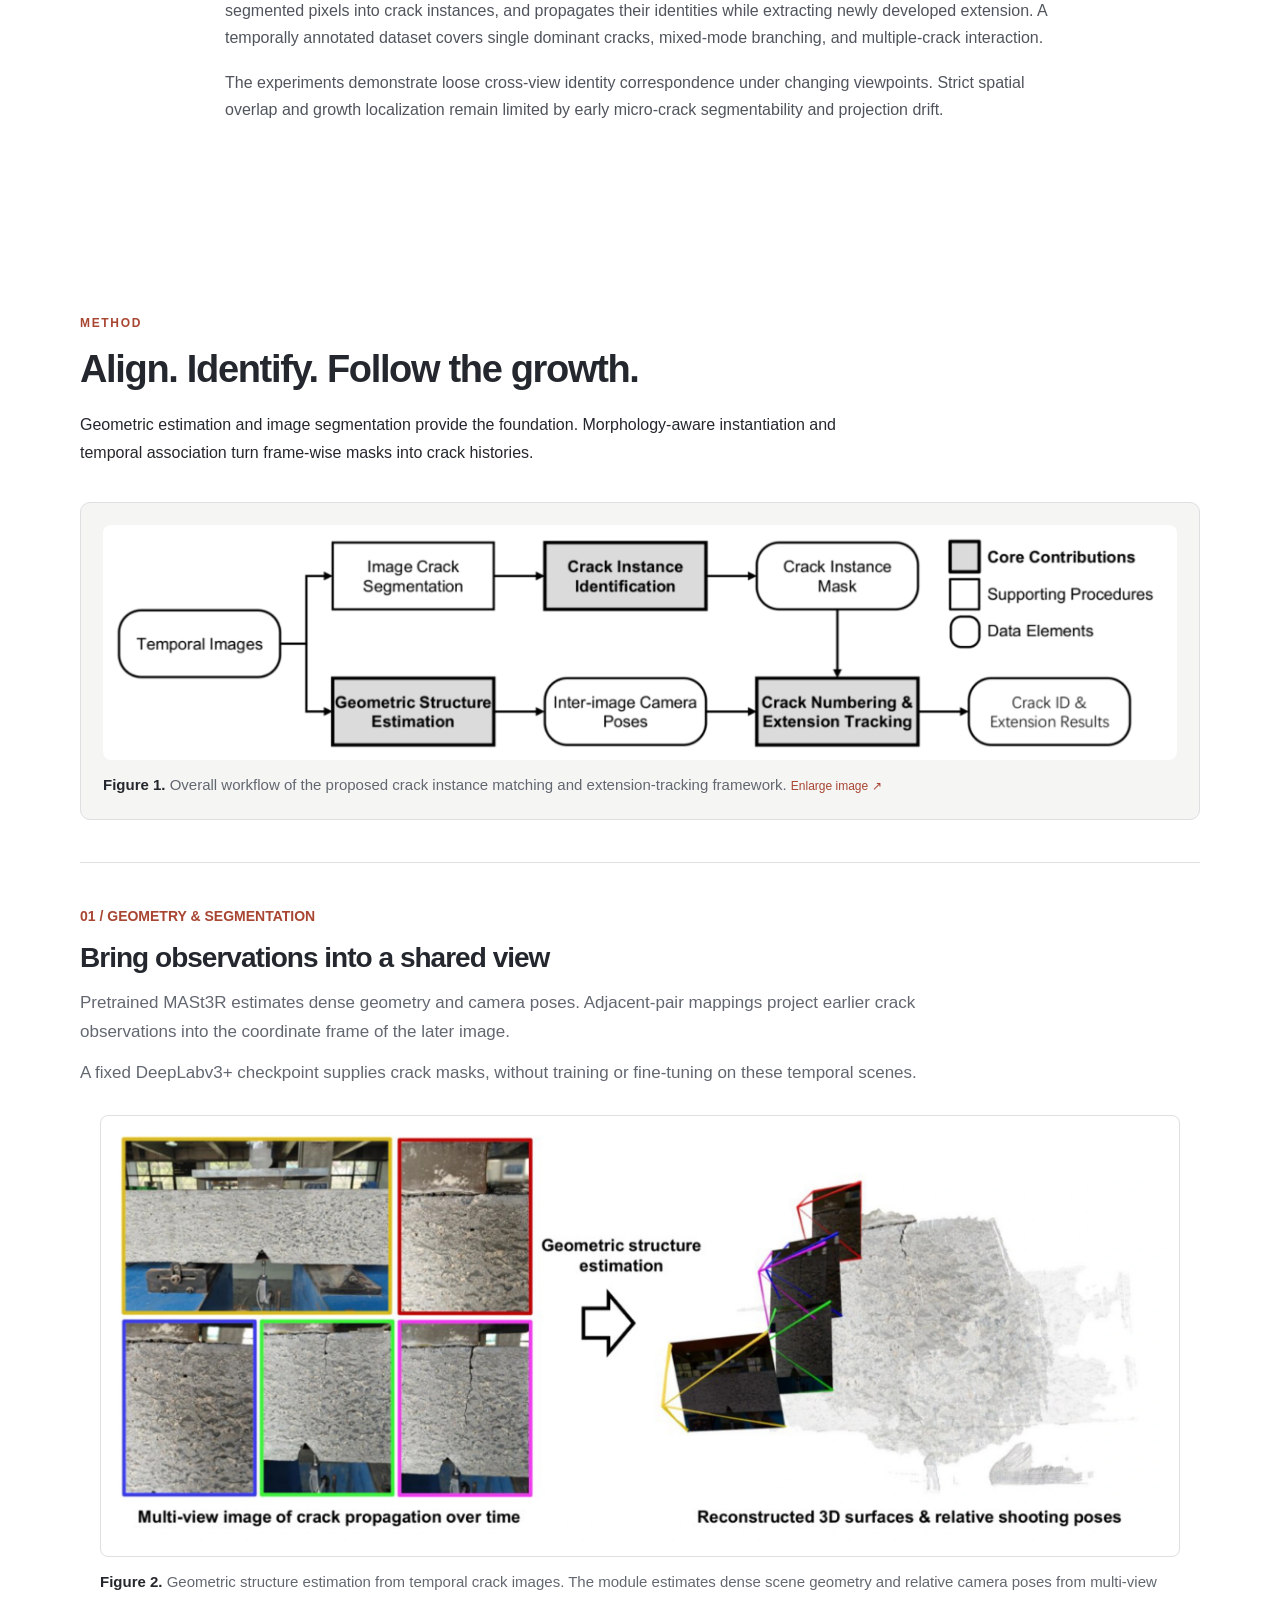
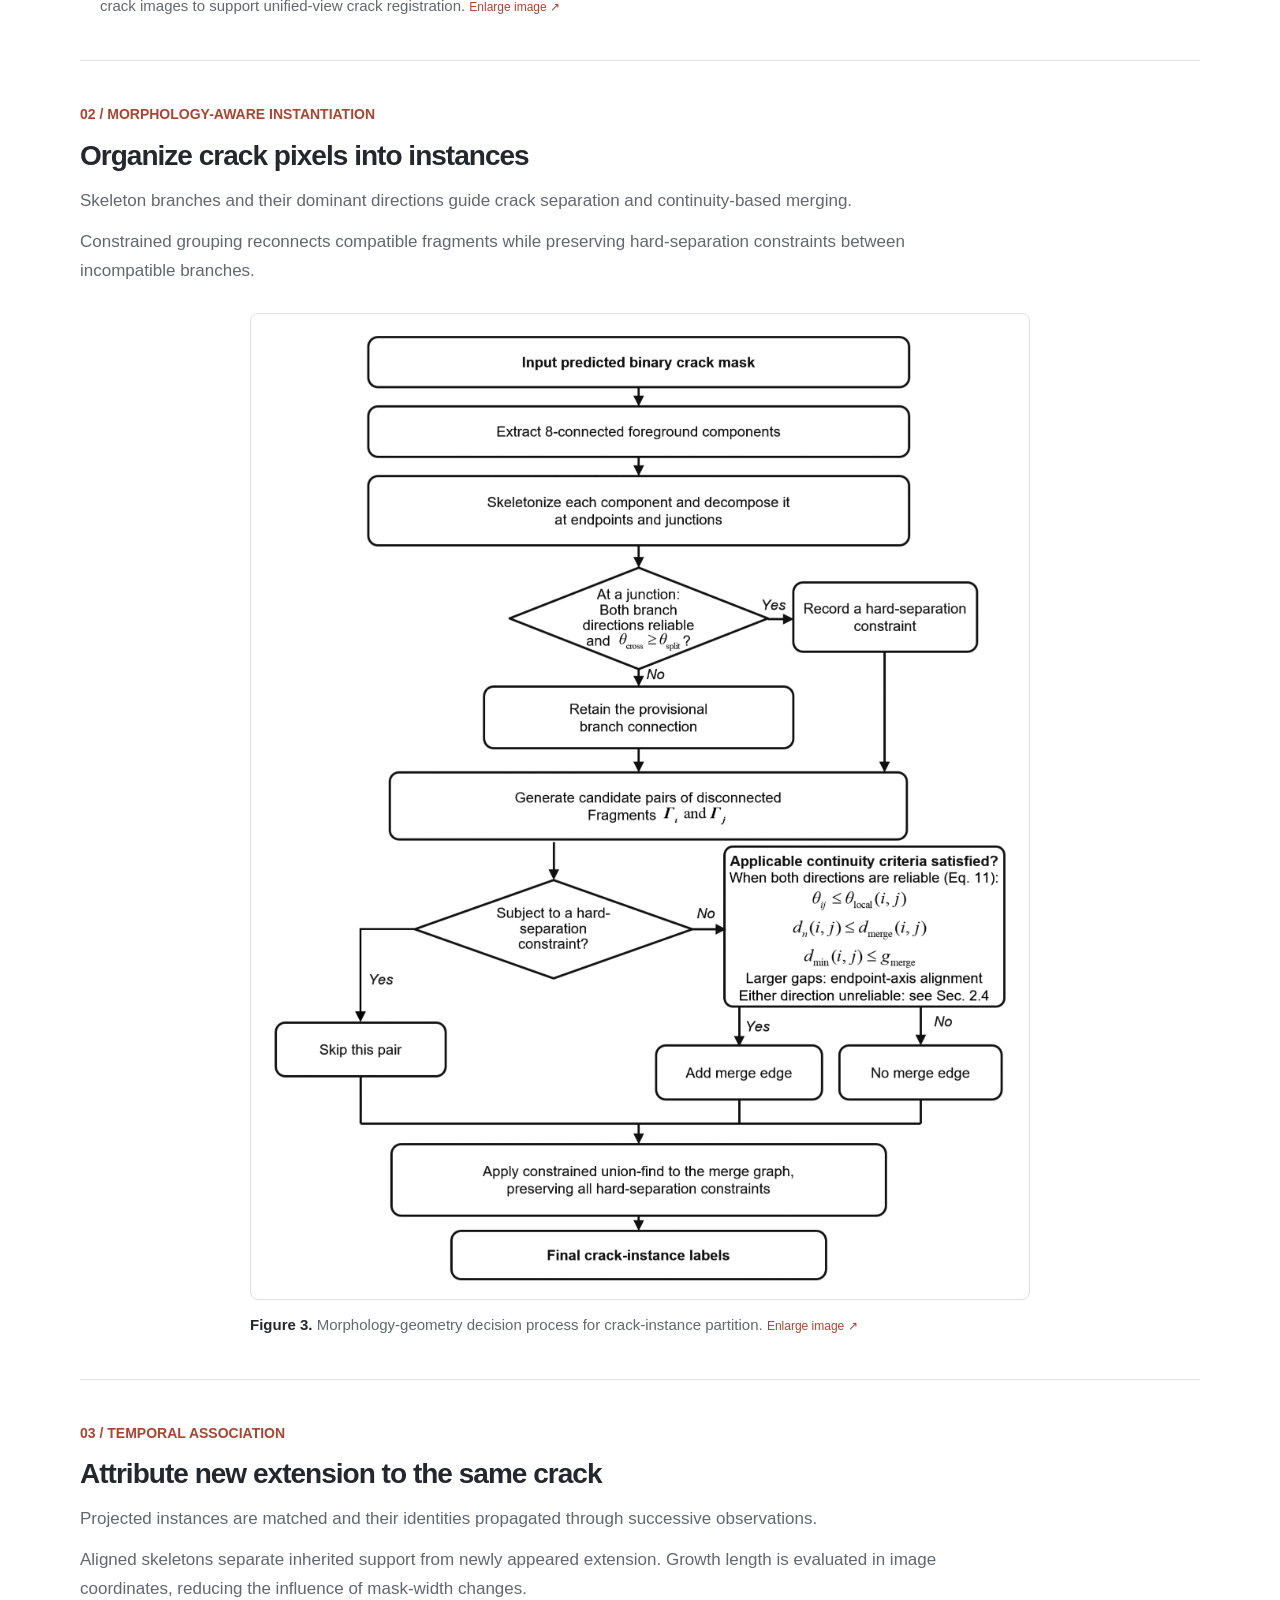
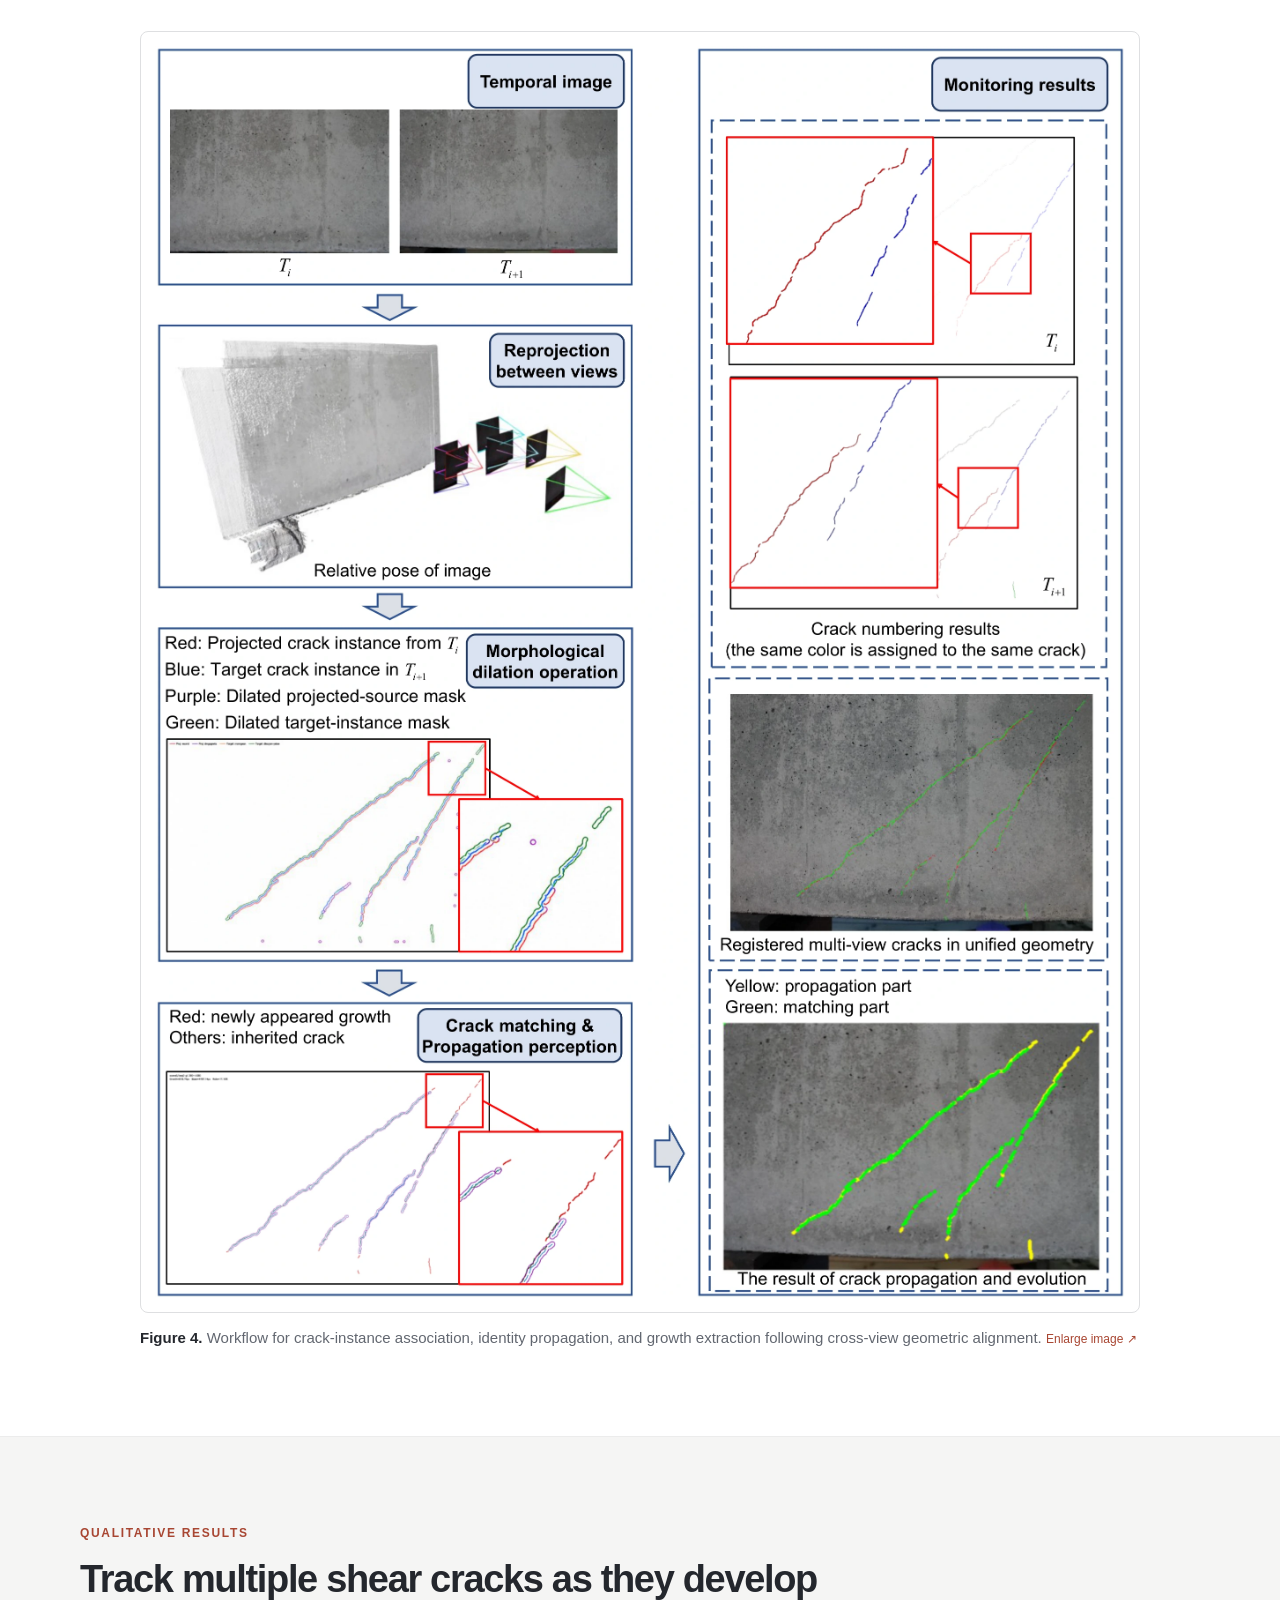
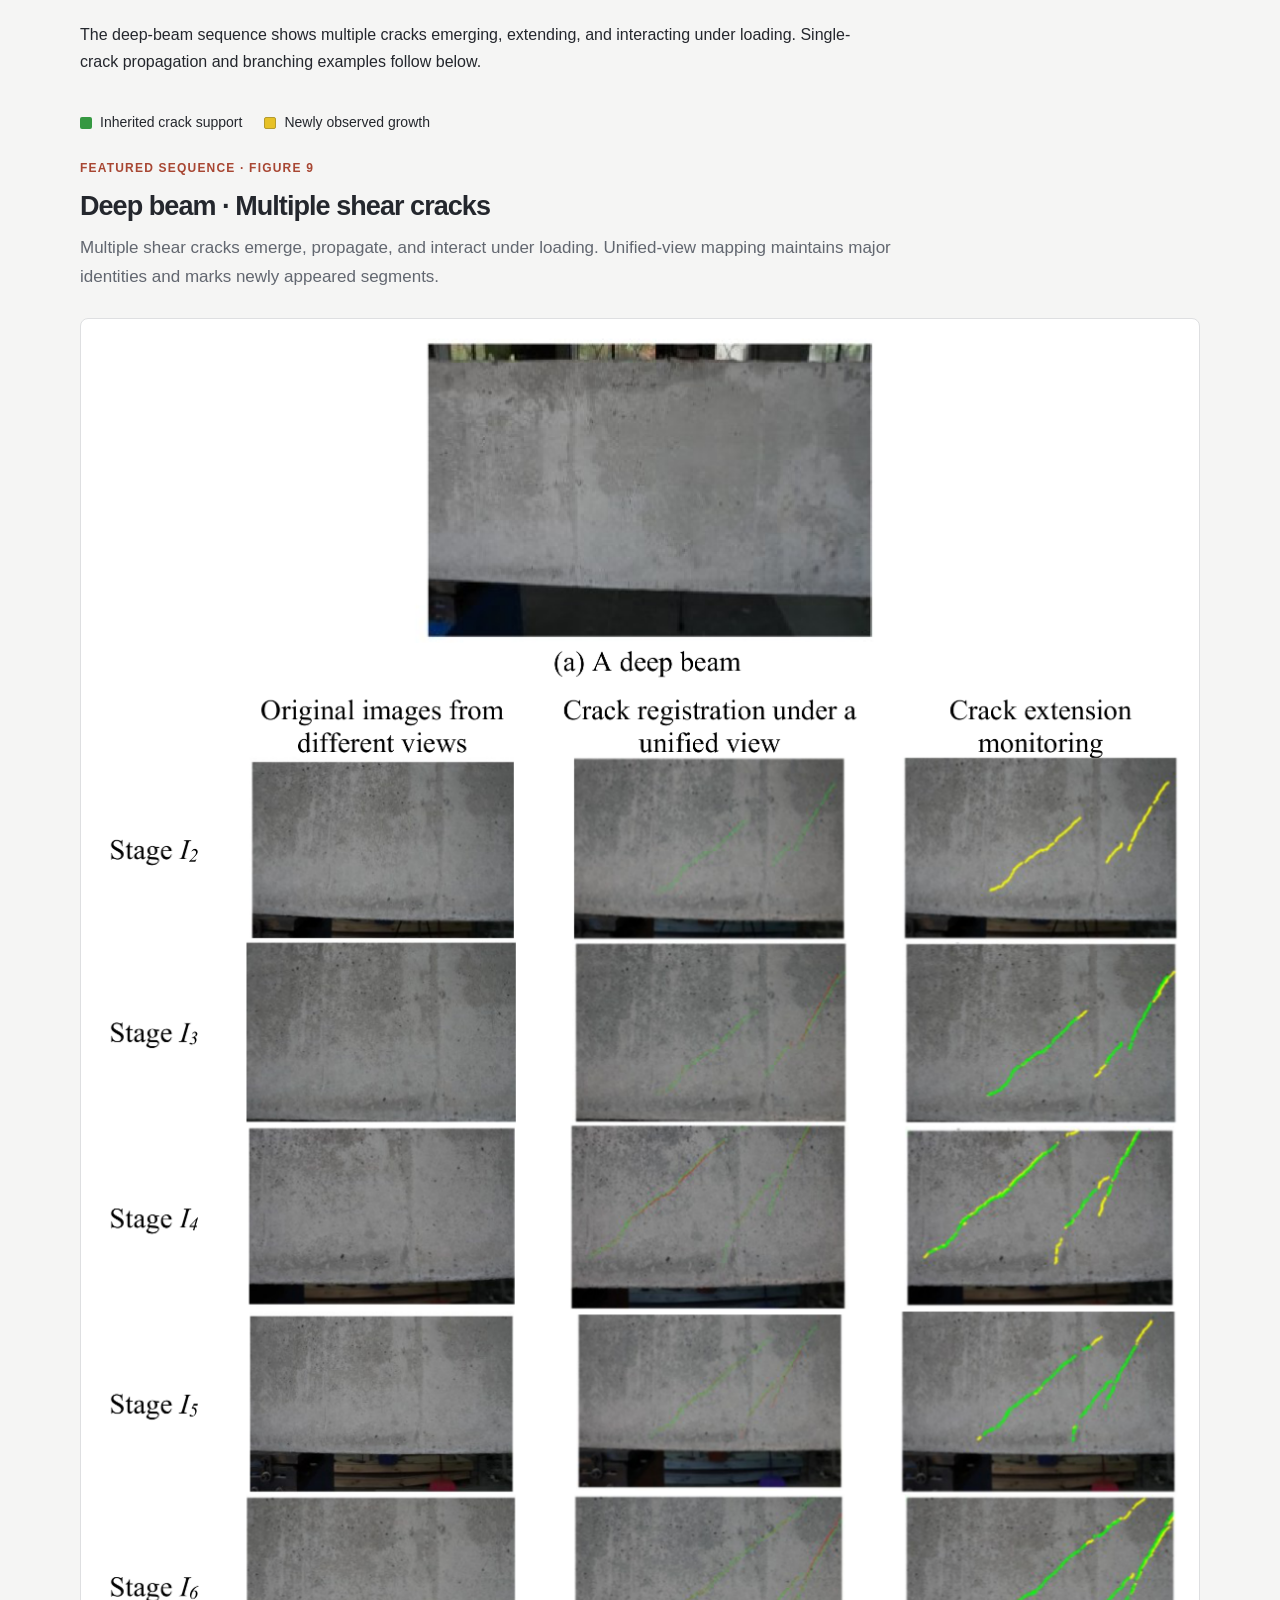
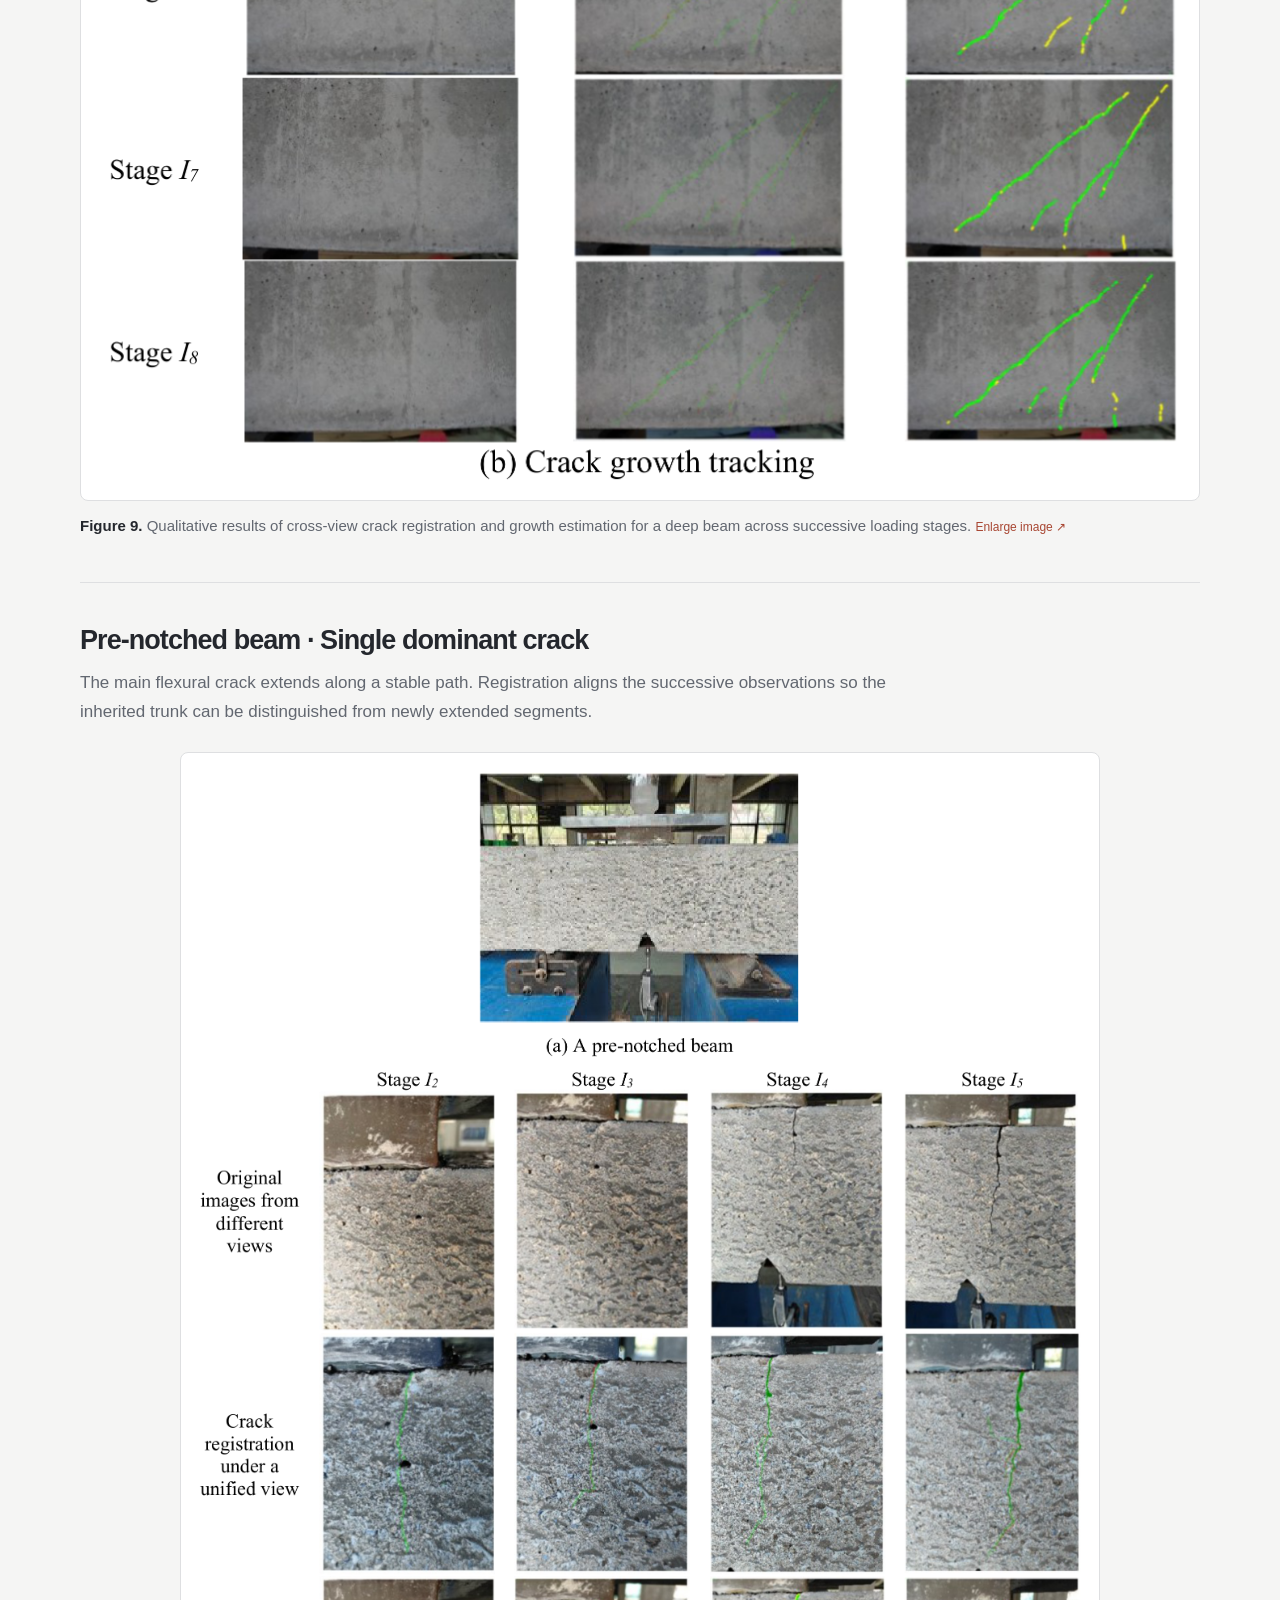
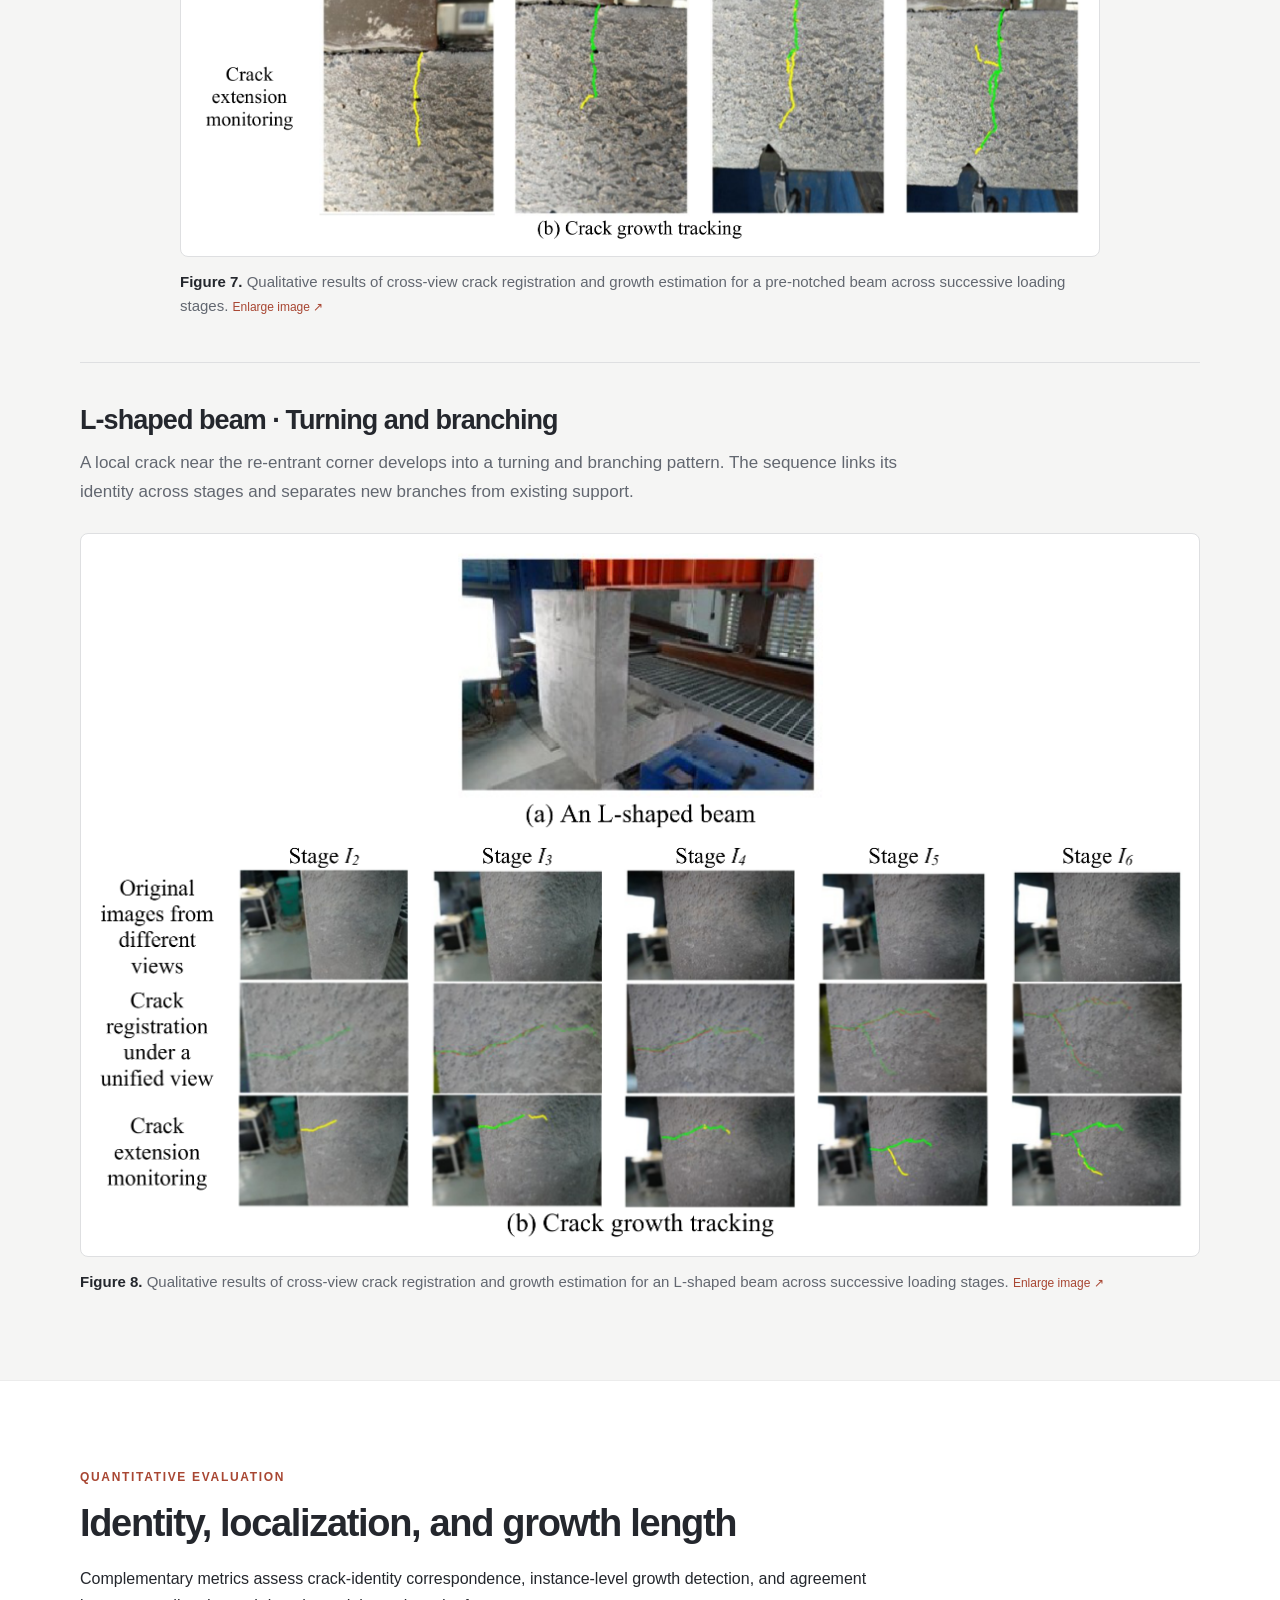
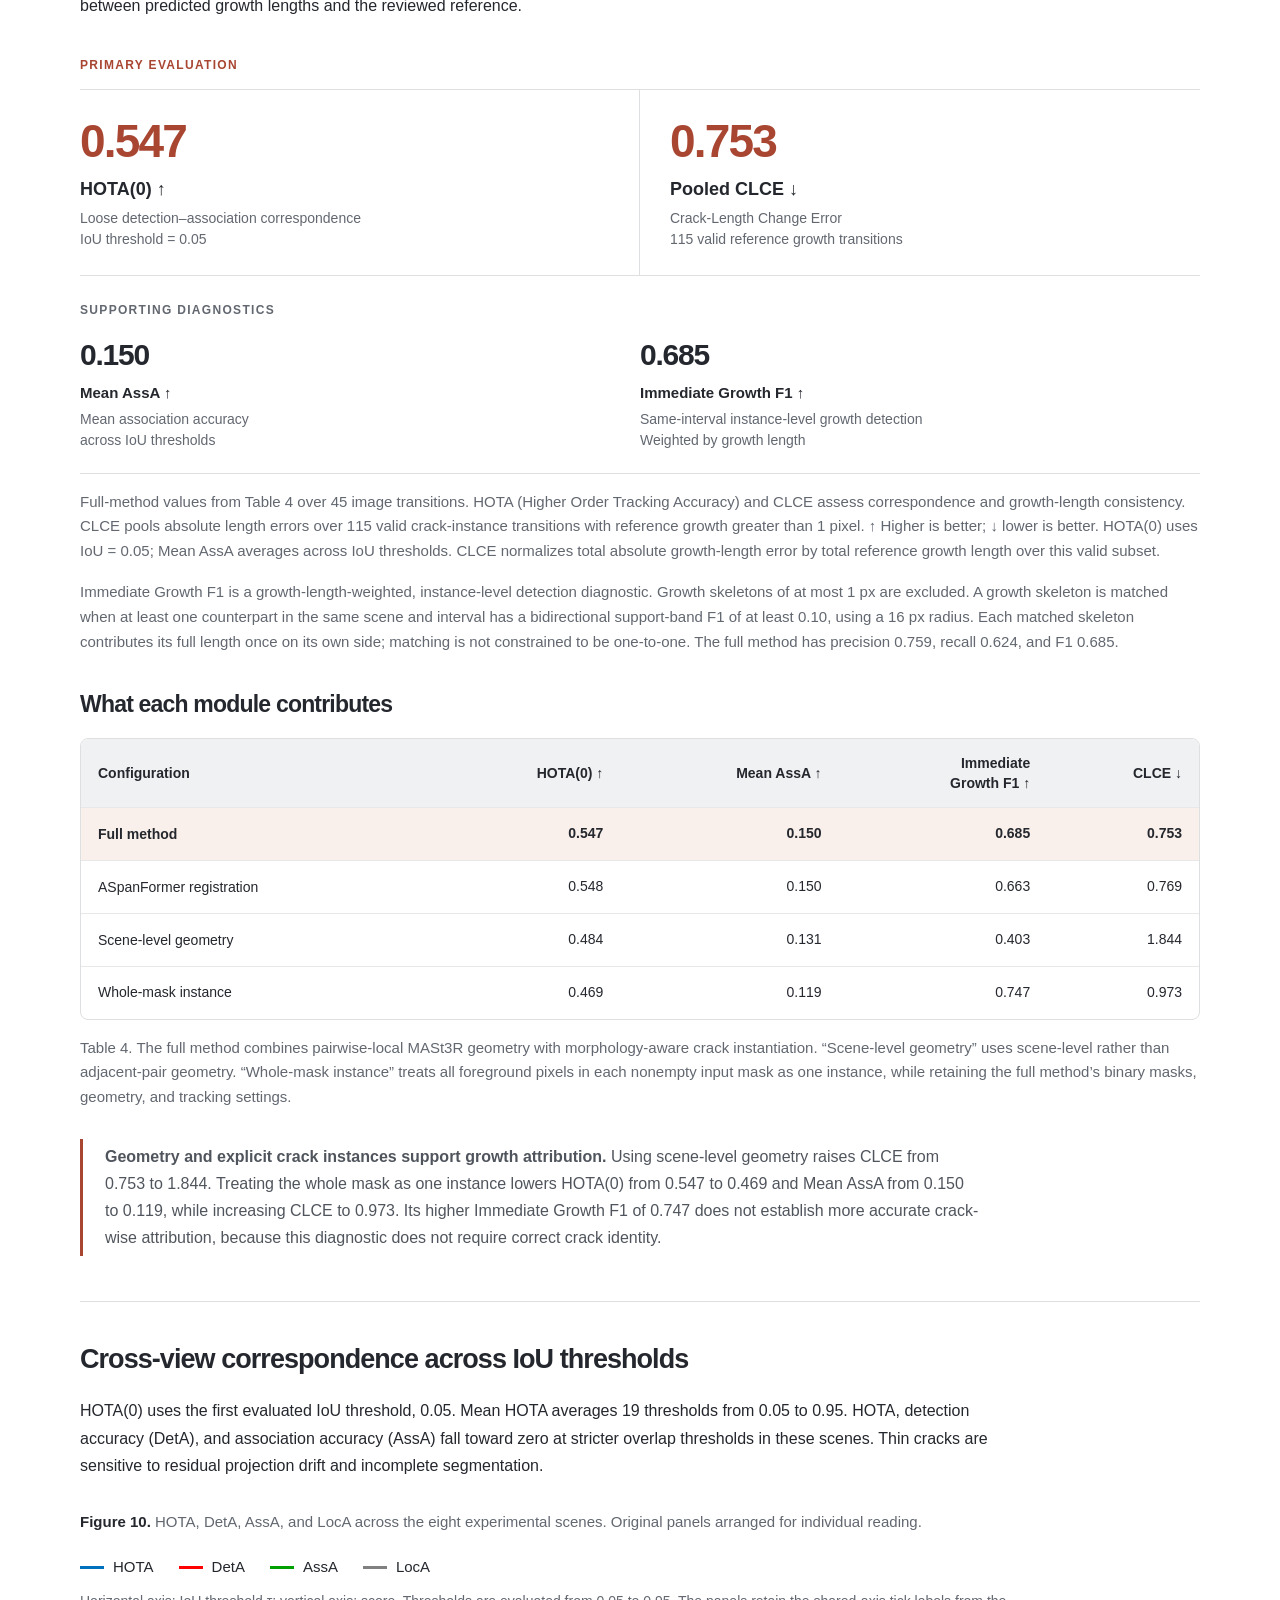
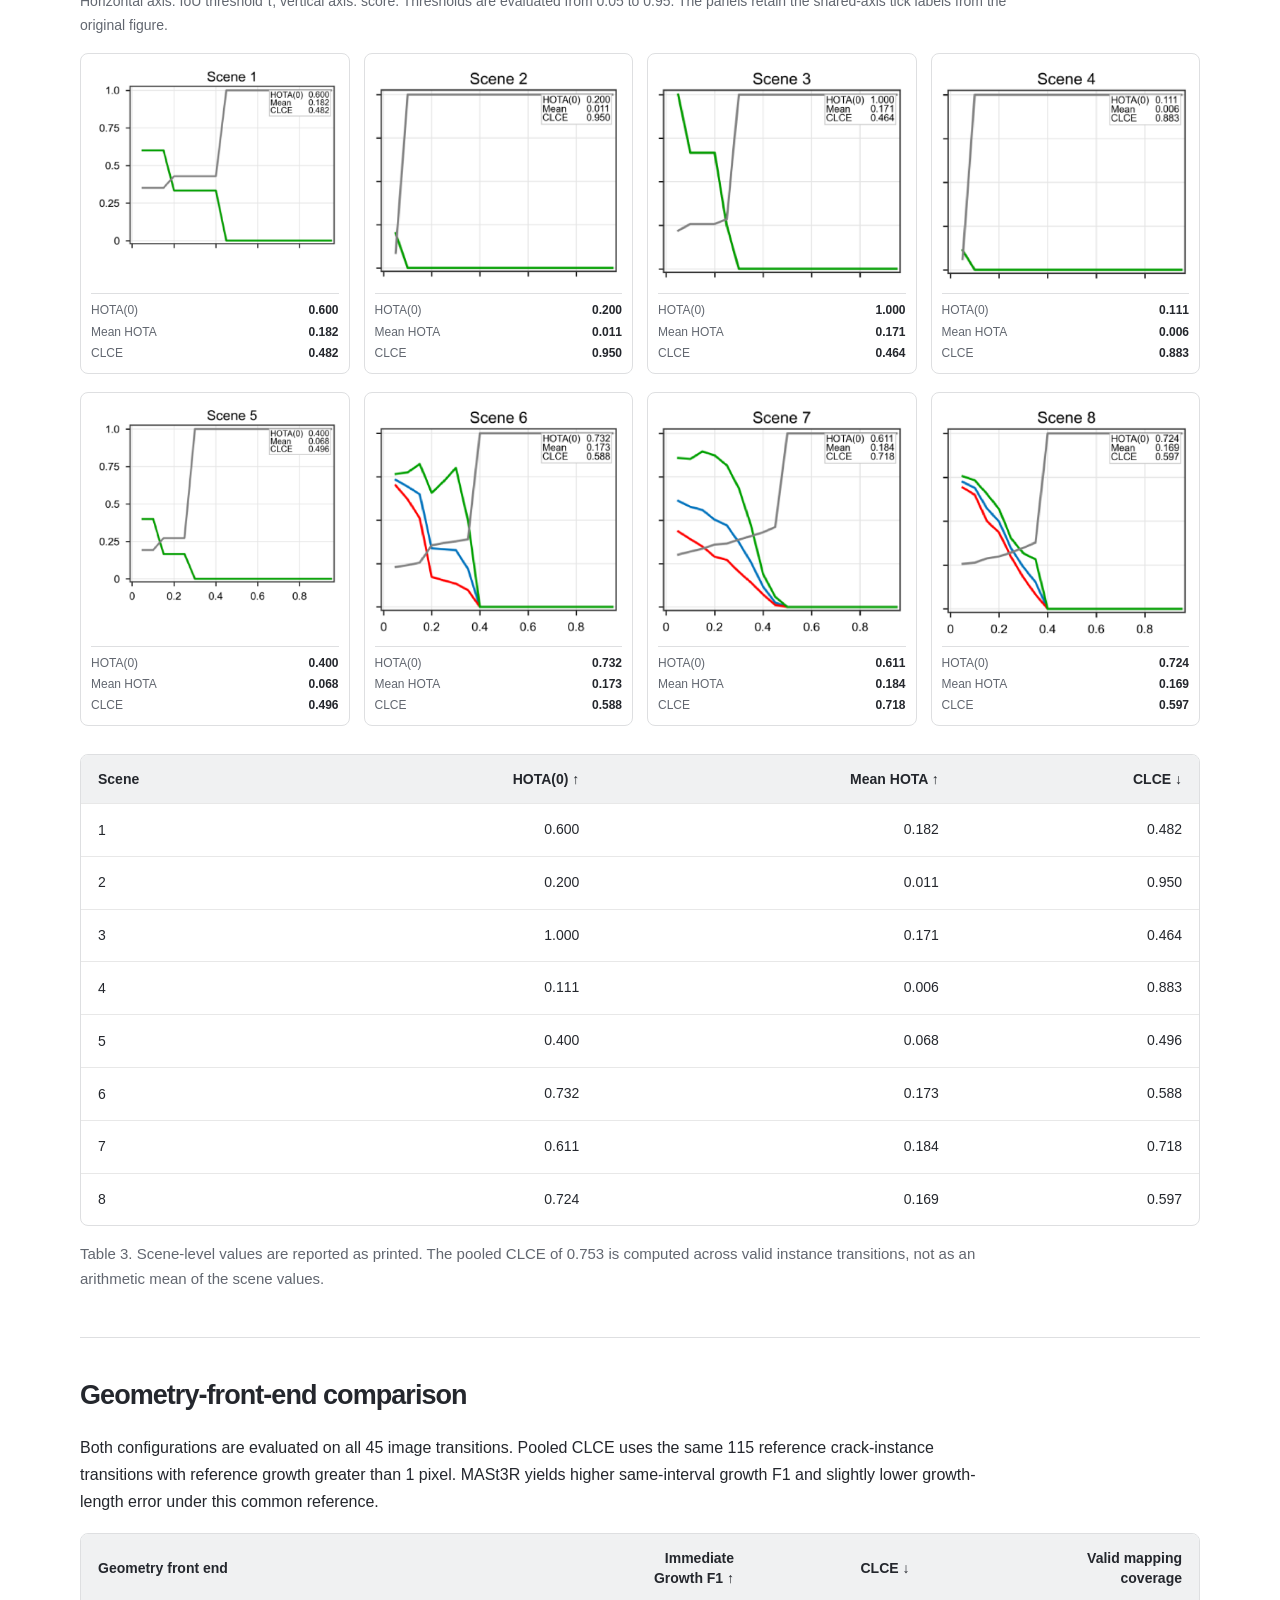
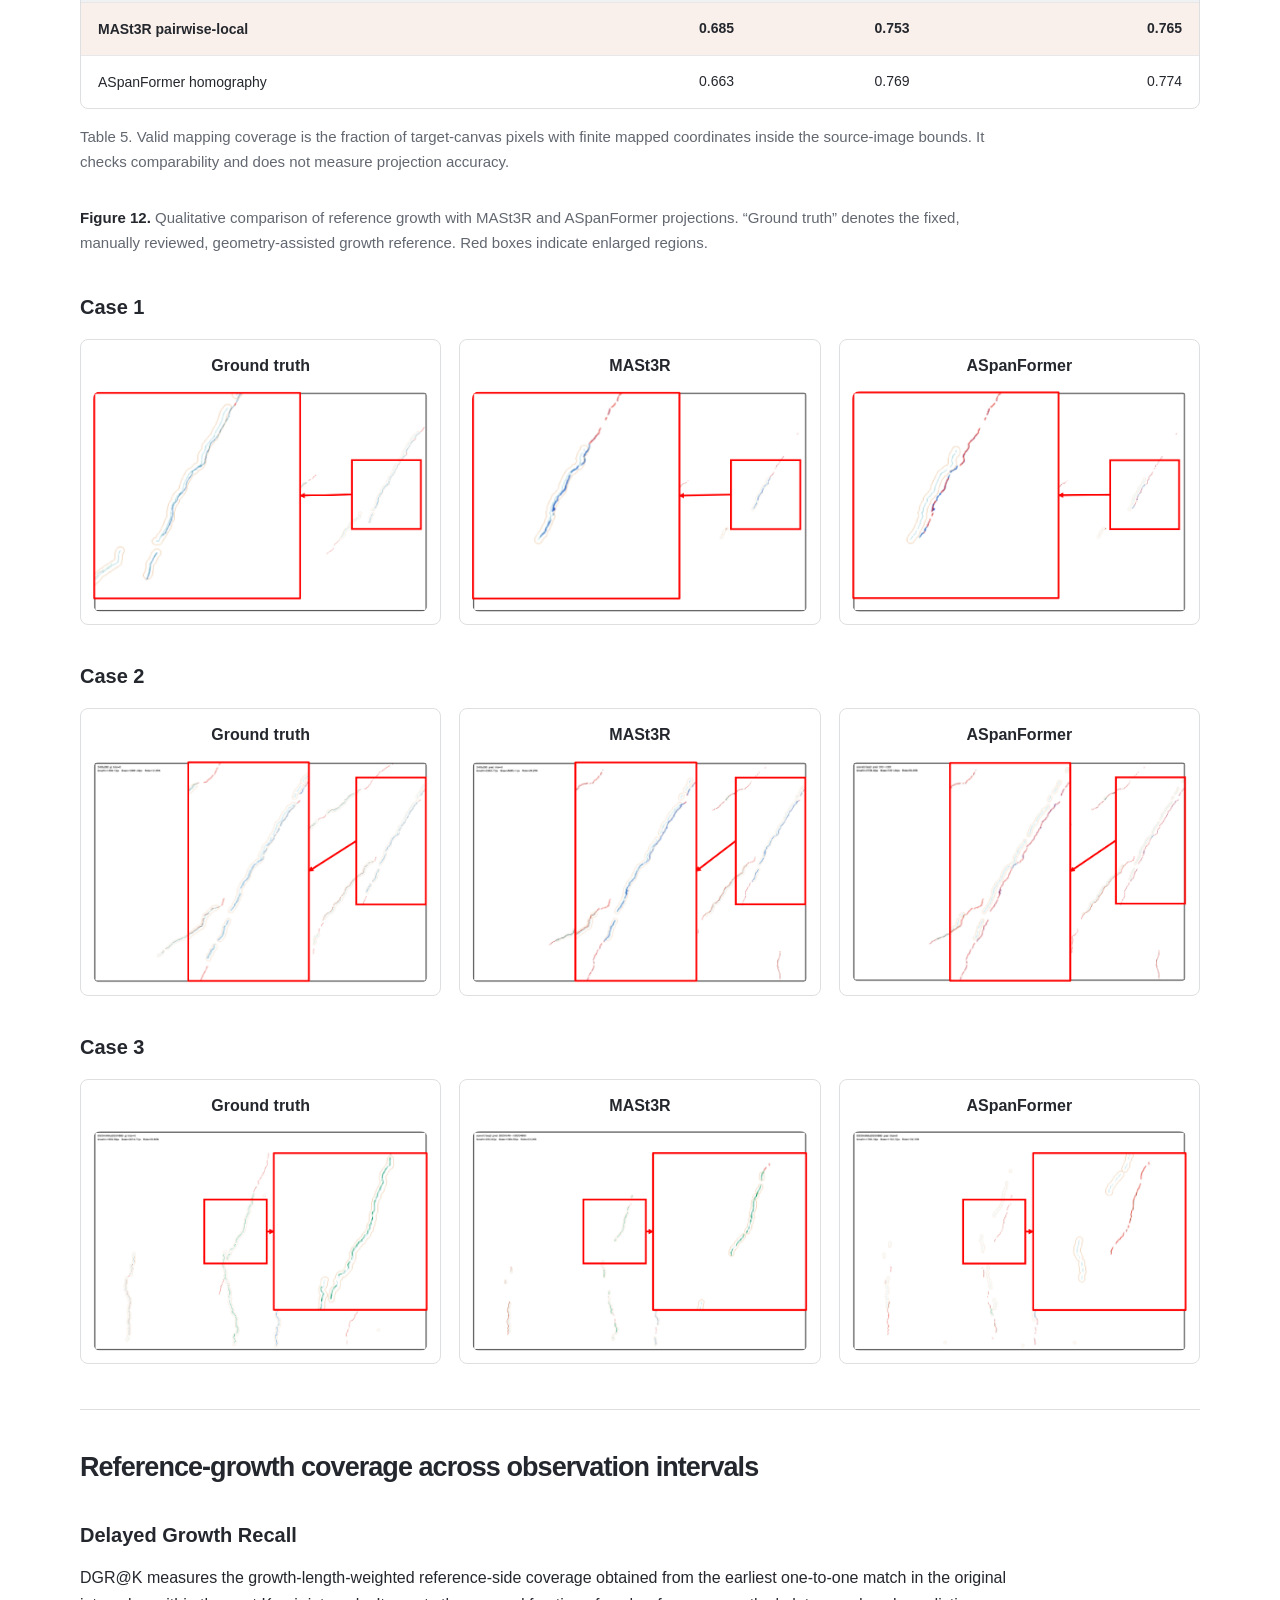
<file: crack-evolution/index.html>
<!DOCTYPE html>

<html lang="en">
<head>
<meta charset="utf-8"/>
<meta content="width=device-width, initial-scale=1" name="viewport"/>
<meta content="Cross-view and cross-time crack-instance tracking in concrete: geometric alignment, morphology-aware instantiation, and temporal growth attribution." name="description"/>
<meta content="#a84632" name="theme-color"/>
<title>Cross-View and Cross-Time Tracking of Crack Evolution in Concrete</title>
<link href="data:image/svg+xml,%3Csvg xmlns='http://www.w3.org/2000/svg' viewBox='0 0 40 40'%3E%3Crect width='40' height='40' rx='9' fill='%23a84632'/%3E%3Cpath d='M24 5 17 17 23 22 14 35M18 17 9 13M22 23 31 28' fill='none' stroke='white' stroke-width='2.6' stroke-linecap='round'/%3E%3C/svg%3E" rel="icon" type="image/svg+xml"/>
<link href="assets/site.css" rel="stylesheet"/>
</head>
<body>
<a class="skip-link" href="#main">Skip to content</a>
<header class="site-header"><div class="nav-wrap"><a class="wordmark" href="#top"><span aria-hidden="true" class="mark">C<span>↗</span></span>Crack Evolution</a><nav aria-label="Main navigation"><a href="#overview">Overview</a><a href="#method">Method</a><a href="#qualitative">Examples</a><a href="#results">Results</a><a href="#dataset">Dataset</a><a href="#resources">Resources</a></nav></div></header>
<main id="main">
<section class="hero wrap" id="top">
<p class="eyebrow">CONCRETE INFRASTRUCTURE · VISUAL CRACK MONITORING</p>
<h1>Cross-View and Cross-Time Tracking of <span>Crack Evolution</span> in Concrete</h1>
<p class="authors">Pengru Deng<sup>a</sup>, <a href="mailto:jiapengyao@csu.edu.cn">Jiapeng Yao<sup>a,*</sup></a>, Su Wang<sup>c</sup>, Xuhui He<sup>a</sup>, Zhao Wang<sup>a</sup>,<br class="desktop-break"/> Takanori Emaru<sup>d</sup>, Takashi Matsumoto<sup>d</sup>, and <a href="mailto:xinrun.li@ncl.ac.uk">Xinrun Li<sup>b,**</sup></a></p>
<div class="affiliations"><p><sup>a</sup> School of Civil Engineering, Central South University, Changsha, China</p><p><sup>b</sup> School of Computing, Newcastle University, Tyne and Wear, United Kingdom</p><p><sup>c</sup> Nvidia, Shanghai, China   <span><sup>d</sup> Faculty of Engineering, Hokkaido University, Sapporo 060-8628, Japan</span></p></div>
<p class="correspondence">*, ** Corresponding authors</p>
<div aria-label="Research resources" class="hero-actions resource-actions">
<a aria-label="arXiv" class="resource-button resource-solid" href=""><span aria-hidden="true" class="resource-icon">↗</span><span class="resource-label">arXiv</span></a>
<a aria-label="Paper" class="resource-button resource-solid" href=""><svg aria-hidden="true" class="resource-icon paper-icon" fill="none" stroke="currentColor" stroke-width="1.4" viewbox="0 0 24 24"><path d="M3 3h18v18H3zM3 7h18M7 11h10M7 15h10M7 18h10"></path></svg><span class="resource-label">Paper</span></a>
<a aria-label="DOI" class="resource-button resource-outline" href=""><span aria-hidden="true" class="resource-icon">↗</span><span class="resource-label">DOI</span></a>
<a aria-label="Code" class="resource-button resource-outline" href=""><span aria-hidden="true" class="resource-icon code-icon">⌘</span><span class="resource-label">Code</span></a>
<a class="resource-button resource-outline" href="#citation"><span aria-hidden="true" class="resource-icon quote-icon">″</span><span class="resource-label">BibTeX</span></a>
</div>
<p class="hero-summary">Follow the same crack across changing viewpoints.<br/>Separate inherited crack segments from newly developed growth.</p>
</section>
<section class="teaser-band" id="overview"><div class="wrap"><p class="section-kicker">FROM INDIVIDUAL IMAGES TO CRACK HISTORIES</p><div id="teaser-slot"><div class="stage-grid"><figure class="stage-tile"><button aria-label="Enlarge deep-beam growth at stage I2" data-zoom="Figure 9(b) · Deep-beam growth at stage I2" type="button"><img alt="Deep-beam shear crack growth at stage I2; green is inherited crack support and yellow is newly observed extension." decoding="async" height="799" src="assets/figure-09-deep-beam-growth-I2.webp" width="1201"/></button></figure><figure class="stage-tile"><button aria-label="Enlarge deep-beam growth at stage I4" data-zoom="Figure 9(b) · Deep-beam growth at stage I4" type="button"><img alt="Deep-beam shear crack growth at stage I4; green is inherited crack support and yellow is newly observed extension." decoding="async" height="816" src="assets/figure-09-deep-beam-growth-I4.webp" width="1201"/></button></figure><figure class="stage-tile"><button aria-label="Enlarge deep-beam growth at stage I6" data-zoom="Figure 9(b) · Deep-beam growth at stage I6" type="button"><img alt="Deep-beam shear crack growth at stage I6; green is inherited crack support and yellow is newly observed extension." decoding="async" height="811" src="assets/figure-09-deep-beam-growth-I6.webp" width="1201"/></button></figure><figure class="stage-tile"><button aria-label="Enlarge deep-beam growth at stage I8" data-zoom="Figure 9(b) · Deep-beam growth at stage I8" type="button"><img alt="Deep-beam shear crack growth at stage I8; green is inherited crack support and yellow is newly observed extension." decoding="async" height="806" src="assets/figure-09-deep-beam-growth-I8.webp" width="1201"/></button></figure></div><p class="teaser-caption"><strong>Multiple shear cracks, tracked through loading.</strong> Selected growth panels from Figure 9(b). Green marks inherited support; yellow marks new growth since the immediately preceding observation.</p></div><div class="teaser-steps"><div><span>01</span> Align viewpoints</div><div><span>02</span> Identify crack instances</div><div><span>03</span> Track identity and growth</div></div></div></section>
<section class="section narrow abstract" id="abstract"><p class="section-kicker">THE PROBLEM</p><h2>Beyond a crack mask</h2><p class="lead">Is this the same crack as before? Which part has just appeared?</p><p>Crack propagation provides richer information than static observations for assessing concrete infrastructure. Yet repeated images differ in both acquisition time and camera viewpoint: apparent changes caused by camera motion must be separated from actual crack growth.</p><p>This study formulates visual crack-growth monitoring as a cross-view and cross-time crack-instance tracking task. A geometry-assisted, morphology-aware framework aligns observations in a shared reference view, organizes segmented pixels into crack instances, and propagates their identities while extracting newly developed extension. A temporally annotated dataset covers single dominant cracks, mixed-mode branching, and multiple-crack interaction.</p><p>The experiments demonstrate loose cross-view identity correspondence under changing viewpoints. Strict spatial overlap and growth localization remain limited by early micro-crack segmentability and projection drift.</p></section>
<section class="section wrap" id="method">
<div class="section-head"><p class="section-kicker">METHOD</p><h2>Align. Identify. Follow the growth.</h2><p>Geometric estimation and image segmentation provide the foundation. Morphology-aware instantiation and temporal association turn frame-wise masks into crack histories.</p></div>
<div class="workflow-figure"><figure class="figure"><button aria-label="Expand Figure 1" data-zoom="Figure 1 · Overall workflow of the proposed crack instance matching and extension-tracking framework." type="button"><img alt="Overall workflow of the proposed crack instance matching and extension-tracking framework." decoding="async" height="457" loading="lazy" src="assets/figure-01-overview.webp" width="2201"/></button><figcaption><strong>Figure 1.</strong> Overall workflow of the proposed crack instance matching and extension-tracking framework. <span aria-hidden="true" class="figure-hint">Enlarge image ↗</span></figcaption></figure></div>
<div class="content-sequence">
<article class="method-block" id="method-geometry"><div class="method-copy"><span class="step">01 / GEOMETRY &amp; SEGMENTATION</span><h3>Bring observations into a shared view</h3><p>Pretrained MASt3R estimates dense geometry and camera poses. Adjacent-pair mappings project earlier crack observations into the coordinate frame of the later image.</p><p>A fixed DeepLabv3+ checkpoint supplies crack masks, without training or fine-tuning on these temporal scenes.</p></div><figure class="figure method-figure"><button aria-label="Expand Figure 2" data-zoom="Figure 2 · Geometric structure estimation from temporal crack images. The module estimates dense scene geometry and relative camera poses from multi-view crack images to support unified-view crack registration." type="button"><img alt="Geometric structure estimation from temporal crack images. The module estimates dense scene geometry and relative camera poses from multi-view crack images to support unified-view crack registration." decoding="async" height="864" loading="lazy" src="assets/figure-02-geometry.webp" width="2201"/></button><figcaption><strong>Figure 2.</strong> Geometric structure estimation from temporal crack images. The module estimates dense scene geometry and relative camera poses from multi-view crack images to support unified-view crack registration. <span aria-hidden="true" class="figure-hint">Enlarge image ↗</span></figcaption></figure></article>
<article class="method-block" id="method-instances"><div class="method-copy"><span class="step">02 / MORPHOLOGY-AWARE INSTANTIATION</span><h3>Organize crack pixels into instances</h3><p>Skeleton branches and their dominant directions guide crack separation and continuity-based merging.</p><p>Constrained grouping reconnects compatible fragments while preserving hard-separation constraints between incompatible branches.</p></div><figure class="figure method-figure portrait-diagram"><button aria-label="Expand Figure 3" data-zoom="Figure 3 · Morphology-geometry decision process for crack-instance partition." type="button"><img alt="Morphology-geometry decision process for crack-instance partition." decoding="async" height="2426" loading="lazy" src="assets/figure-03-instance-formation.webp" width="1901"/></button><figcaption><strong>Figure 3.</strong> Morphology-geometry decision process for crack-instance partition. <span aria-hidden="true" class="figure-hint">Enlarge image ↗</span></figcaption></figure></article>
<article class="method-block" id="method-growth"><div class="method-copy"><span class="step">03 / TEMPORAL ASSOCIATION</span><h3>Attribute new extension to the same crack</h3><p>Projected instances are matched and their identities propagated through successive observations.</p><p>Aligned skeletons separate inherited support from newly appeared extension. Growth length is evaluated in image coordinates, reducing the influence of mask-width changes.</p></div><figure class="figure method-figure tracking-diagram"><button aria-label="Expand Figure 4" data-zoom="Figure 4 · Workflow for crack-instance association, identity propagation, and growth extraction following cross-view geometric alignment." type="button"><img alt="Workflow for crack-instance association, identity propagation, and growth extraction following cross-view geometric alignment." decoding="async" height="2840" loading="lazy" src="assets/figure-04-tracking-growth.webp" width="2201"/></button><figcaption><strong>Figure 4.</strong> Workflow for crack-instance association, identity propagation, and growth extraction following cross-view geometric alignment. <span aria-hidden="true" class="figure-hint">Enlarge image ↗</span></figcaption></figure></article>
</div>
</section>
<section class="muted-band"><div class="section wrap" id="qualitative">
<div class="section-head"><p class="section-kicker">QUALITATIVE RESULTS</p><h2>Track multiple shear cracks as they develop</h2><p>The deep-beam sequence shows multiple cracks emerging, extending, and interacting under loading. Single-crack propagation and branching examples follow below.</p></div>
<div class="content-sequence">
<div class="legend"><span><i aria-hidden="true" class="swatch green"></i> Inherited crack support</span><span><i aria-hidden="true" class="swatch yellow"></i> Newly observed growth</span></div>
<article class="case-block" id="case-multiple"><p class="case-label">FEATURED SEQUENCE · FIGURE 9</p><h3>Deep beam · Multiple shear cracks</h3><p class="case-description">Multiple shear cracks emerge, propagate, and interact under loading. Unified-view mapping maintains major identities and marks newly appeared segments.</p><figure class="figure case-figure"><button aria-label="Expand Figure 9" data-zoom="Figure 9 · Qualitative results of cross-view crack registration and growth estimation for a deep beam across successive loading stages." type="button"><img alt="Qualitative results of cross-view crack registration and growth estimation for a deep beam across successive loading stages." decoding="async" height="3539" loading="lazy" src="assets/figure-09-deep-beam-results.webp" width="2201"/></button><figcaption><strong>Figure 9.</strong> Qualitative results of cross-view crack registration and growth estimation for a deep beam across successive loading stages. <span aria-hidden="true" class="figure-hint">Enlarge image ↗</span></figcaption></figure></article><article class="case-block" id="case-single"><h3>Pre-notched beam · Single dominant crack</h3><p class="case-description">The main flexural crack extends along a stable path. Registration aligns the successive observations so the inherited trunk can be distinguished from newly extended segments.</p><figure class="figure case-figure single-crack-figure"><button aria-label="Expand Figure 7" data-zoom="Figure 7 · Qualitative results of cross-view crack registration and growth estimation for a pre-notched beam across successive loading stages." type="button"><img alt="Qualitative results of cross-view crack registration and growth estimation for a pre-notched beam across successive loading stages." decoding="async" height="2658" loading="lazy" src="assets/figure-07-pre-notched-results.webp" width="2201"/></button><figcaption><strong>Figure 7.</strong> Qualitative results of cross-view crack registration and growth estimation for a pre-notched beam across successive loading stages. <span aria-hidden="true" class="figure-hint">Enlarge image ↗</span></figcaption></figure></article><article class="case-block" id="case-branching"><h3>L-shaped beam · Turning and branching</h3><p class="case-description">A local crack near the re-entrant corner develops into a turning and branching pattern. The sequence links its identity across stages and separates new branches from existing support.</p><figure class="figure case-figure"><button aria-label="Expand Figure 8" data-zoom="Figure 8 · Qualitative results of cross-view crack registration and growth estimation for an L-shaped beam across successive loading stages." type="button"><img alt="Qualitative results of cross-view crack registration and growth estimation for an L-shaped beam across successive loading stages." decoding="async" height="1401" loading="lazy" src="assets/figure-08-branching-results.webp" width="2201"/></button><figcaption><strong>Figure 8.</strong> Qualitative results of cross-view crack registration and growth estimation for an L-shaped beam across successive loading stages. <span aria-hidden="true" class="figure-hint">Enlarge image ↗</span></figcaption></figure></article></div>
</div></section>
<section class="section wrap" id="results">
<div class="section-head"><p class="section-kicker">QUANTITATIVE EVALUATION</p><h2>Identity, localization, and growth length</h2><p>Complementary metrics assess crack-identity correspondence, instance-level growth detection, and agreement between predicted growth lengths and the reviewed reference.</p></div>
<p class="metric-group-label">PRIMARY EVALUATION</p><div class="stats primary-stats"><div class="stat"><span class="value">0.547</span><span class="label">HOTA(0) ↑</span><small>Loose detection–association correspondence<br/>IoU threshold = 0.05</small></div><div class="stat"><span class="value">0.753</span><span class="label">Pooled CLCE ↓</span><small>Crack-Length Change Error<br/>115 valid reference growth transitions</small></div></div><p class="metric-group-label supporting-label">SUPPORTING DIAGNOSTICS</p><div class="supporting-stats"><div class="stat"><span class="value">0.150</span><span class="label">Mean AssA ↑</span><small>Mean association accuracy<br/>across IoU thresholds</small></div><div class="stat"><span class="value">0.685</span><span class="label">Immediate Growth F1 ↑</span><small>Same-interval instance-level growth detection<br/>Weighted by growth length</small></div></div>
<p class="table-note">Full-method values from Table 4 over 45 image transitions. HOTA (Higher Order Tracking Accuracy) and CLCE assess correspondence and growth-length consistency. CLCE pools absolute length errors over 115 valid crack-instance transitions with reference growth greater than 1 pixel. ↑ Higher is better; ↓ lower is better. HOTA(0) uses IoU = 0.05; Mean AssA averages across IoU thresholds. CLCE normalizes total absolute growth-length error by total reference growth length over this valid subset.</p><p class="table-note" id="immediate-growth-definition">Immediate Growth F1 is a growth-length-weighted, instance-level detection diagnostic. Growth skeletons of at most 1 px are excluded. A growth skeleton is matched when at least one counterpart in the same scene and interval has a bidirectional support-band F1 of at least 0.10, using a 16 px radius. Each matched skeleton contributes its full length once on its own side; matching is not constrained to be one-to-one. The full method has precision 0.759, recall 0.624, and F1 0.685.</p>
<h3 class="subsection-title">What each module contributes</h3>
<div aria-label="Table 4. Module-level ablation over all 45 image transitions" class="table-wrap" role="region" tabindex="0"><table><caption class="sr-only">Table 4. Module-level ablation over all 45 image transitions</caption><thead><tr><th scope="col">Configuration</th><th scope="col">HOTA(0) ↑</th><th scope="col">Mean AssA ↑</th><th scope="col">Immediate<br/>Growth F1 ↑</th><th scope="col">CLCE ↓</th></tr></thead><tbody><tr class="highlight"><th scope="row">Full method</th><td>0.547</td><td>0.150</td><td>0.685</td><td>0.753</td></tr><tr><th scope="row">ASpanFormer registration</th><td>0.548</td><td>0.150</td><td>0.663</td><td>0.769</td></tr><tr><th scope="row">Scene-level geometry</th><td>0.484</td><td>0.131</td><td>0.403</td><td>1.844</td></tr><tr><th scope="row">Whole-mask instance</th><td>0.469</td><td>0.119</td><td>0.747</td><td>0.973</td></tr></tbody></table></div>
<p class="table-note">Table 4. The full method combines pairwise-local MASt3R geometry with morphology-aware crack instantiation. “Scene-level geometry” uses scene-level rather than adjacent-pair geometry. “Whole-mask instance” treats all foreground pixels in each nonempty input mask as one instance, while retaining the full method’s binary masks, geometry, and tracking settings.</p>
<div class="metric-story"><p><strong>Geometry and explicit crack instances support growth attribution.</strong> Using scene-level geometry raises CLCE from 0.753 to 1.844. Treating the whole mask as one instance lowers HOTA(0) from 0.547 to 0.469 and Mean AssA from 0.150 to 0.119, while increasing CLCE to 0.973. Its higher Immediate Growth F1 of 0.747 does not establish more accurate crack-wise attribution, because this diagnostic does not require correct crack identity.</p></div>
<article class="result-block" id="threshold-analysis"><h3>Cross-view correspondence across IoU thresholds</h3><div class="detail-content"><p>HOTA(0) uses the first evaluated IoU threshold, 0.05. Mean HOTA averages 19 thresholds from 0.05 to 0.95. HOTA, detection accuracy (DetA), and association accuracy (AssA) fall toward zero at stricter overlap thresholds in these scenes. Thin cracks are sensitive to residual projection drift and incomplete segmentation.</p><div class="panel-figure" id="figure-10-panels"><p class="composite-caption"><strong>Figure 10.</strong> HOTA, DetA, AssA, and LocA across the eight experimental scenes. Original panels arranged for individual reading.</p><div class="curve-legend"><span><i aria-hidden="true" style="background:#0072BD"></i>HOTA</span><span><i aria-hidden="true" style="background:#FF0000"></i>DetA</span><span><i aria-hidden="true" style="background:#00A000"></i>AssA</span><span><i aria-hidden="true" style="background:#808080"></i>LocA</span></div><p class="axes-note">Horizontal axis: IoU threshold τ; vertical axis: score. Thresholds are evaluated from 0.05 to 0.95. The panels retain the shared-axis tick labels from the original figure.</p><div class="chart-panel-grid"><div class="scene-plot"><figure class="figure subfigure"><button aria-label="Enlarge Figure 10, Scene 1" data-zoom="Figure 10, Scene 1" type="button"><img alt="Figure 10, Scene 1; original paper panel." decoding="async" height="1065" loading="lazy" src="assets/figure-10-scene-01.webp" width="1401"/></button></figure><p class="plot-values"><span>HOTA(0) <b>0.600</b></span><span>Mean HOTA <b>0.182</b></span><span>CLCE <b>0.482</b></span></p></div><div class="scene-plot"><figure class="figure subfigure"><button aria-label="Enlarge Figure 10, Scene 2" data-zoom="Figure 10, Scene 2" type="button"><img alt="Figure 10, Scene 2; original paper panel." decoding="async" height="1231" loading="lazy" src="assets/figure-10-scene-02.webp" width="1401"/></button></figure><p class="plot-values"><span>HOTA(0) <b>0.200</b></span><span>Mean HOTA <b>0.011</b></span><span>CLCE <b>0.950</b></span></p></div><div class="scene-plot"><figure class="figure subfigure"><button aria-label="Enlarge Figure 10, Scene 3" data-zoom="Figure 10, Scene 3" type="button"><img alt="Figure 10, Scene 3; original paper panel." decoding="async" height="1234" loading="lazy" src="assets/figure-10-scene-03.webp" width="1401"/></button></figure><p class="plot-values"><span>HOTA(0) <b>1.000</b></span><span>Mean HOTA <b>0.171</b></span><span>CLCE <b>0.464</b></span></p></div><div class="scene-plot"><figure class="figure subfigure"><button aria-label="Enlarge Figure 10, Scene 4" data-zoom="Figure 10, Scene 4" type="button"><img alt="Figure 10, Scene 4; original paper panel." decoding="async" height="1242" loading="lazy" src="assets/figure-10-scene-04.webp" width="1401"/></button></figure><p class="plot-values"><span>HOTA(0) <b>0.111</b></span><span>Mean HOTA <b>0.006</b></span><span>CLCE <b>0.883</b></span></p></div><div class="scene-plot"><figure class="figure subfigure"><button aria-label="Enlarge Figure 10, Scene 5" data-zoom="Figure 10, Scene 5" type="button"><img alt="Figure 10, Scene 5; original paper panel." decoding="async" height="1131" loading="lazy" src="assets/figure-10-scene-05.webp" width="1401"/></button></figure><p class="plot-values"><span>HOTA(0) <b>0.400</b></span><span>Mean HOTA <b>0.068</b></span><span>CLCE <b>0.496</b></span></p></div><div class="scene-plot"><figure class="figure subfigure"><button aria-label="Enlarge Figure 10, Scene 6" data-zoom="Figure 10, Scene 6" type="button"><img alt="Figure 10, Scene 6; original paper panel." decoding="async" height="1308" loading="lazy" src="assets/figure-10-scene-06.webp" width="1401"/></button></figure><p class="plot-values"><span>HOTA(0) <b>0.732</b></span><span>Mean HOTA <b>0.173</b></span><span>CLCE <b>0.588</b></span></p></div><div class="scene-plot"><figure class="figure subfigure"><button aria-label="Enlarge Figure 10, Scene 7" data-zoom="Figure 10, Scene 7" type="button"><img alt="Figure 10, Scene 7; original paper panel." decoding="async" height="1312" loading="lazy" src="assets/figure-10-scene-07.webp" width="1401"/></button></figure><p class="plot-values"><span>HOTA(0) <b>0.611</b></span><span>Mean HOTA <b>0.184</b></span><span>CLCE <b>0.718</b></span></p></div><div class="scene-plot"><figure class="figure subfigure"><button aria-label="Enlarge Figure 10, Scene 8" data-zoom="Figure 10, Scene 8" type="button"><img alt="Figure 10, Scene 8; original paper panel." decoding="async" height="1319" loading="lazy" src="assets/figure-10-scene-08.webp" width="1401"/></button></figure><p class="plot-values"><span>HOTA(0) <b>0.724</b></span><span>Mean HOTA <b>0.169</b></span><span>CLCE <b>0.597</b></span></p></div></div></div><div class="spaced-table"><div aria-label="Table 3. Scene-level results" class="table-wrap" role="region" tabindex="0"><table><caption class="sr-only">Table 3. Scene-level results</caption><thead><tr><th scope="col">Scene</th><th scope="col">HOTA(0) ↑</th><th scope="col">Mean HOTA ↑</th><th scope="col">CLCE ↓</th></tr></thead><tbody><tr><th scope="row">1</th><td>0.600</td><td>0.182</td><td>0.482</td></tr><tr><th scope="row">2</th><td>0.200</td><td>0.011</td><td>0.950</td></tr><tr><th scope="row">3</th><td>1.000</td><td>0.171</td><td>0.464</td></tr><tr><th scope="row">4</th><td>0.111</td><td>0.006</td><td>0.883</td></tr><tr><th scope="row">5</th><td>0.400</td><td>0.068</td><td>0.496</td></tr><tr><th scope="row">6</th><td>0.732</td><td>0.173</td><td>0.588</td></tr><tr><th scope="row">7</th><td>0.611</td><td>0.184</td><td>0.718</td></tr><tr><th scope="row">8</th><td>0.724</td><td>0.169</td><td>0.597</td></tr></tbody></table></div></div><p class="table-note">Table 3. Scene-level values are reported as printed. The pooled CLCE of 0.753 is computed across valid instance transitions, not as an arithmetic mean of the scene values.</p></div></article>
<article class="result-block" id="geometry-comparison"><h3>Geometry-front-end comparison</h3><div class="detail-content"><p>Both configurations are evaluated on all 45 image transitions. Pooled CLCE uses the same 115 reference crack-instance transitions with reference growth greater than 1 pixel. MASt3R yields higher same-interval growth F1 and slightly lower growth-length error under this common reference.</p><div aria-label="Table 5. Geometry-front-end comparison" class="table-wrap" role="region" tabindex="0"><table><caption class="sr-only">Table 5. Geometry-front-end comparison</caption><thead><tr><th scope="col">Geometry front end</th><th scope="col">Immediate<br/>Growth F1 ↑</th><th scope="col">CLCE ↓</th><th scope="col">Valid mapping<br/>coverage</th></tr></thead><tbody><tr class="highlight"><th scope="row">MASt3R pairwise-local</th><td>0.685</td><td>0.753</td><td>0.765</td></tr><tr><th scope="row">ASpanFormer homography</th><td>0.663</td><td>0.769</td><td>0.774</td></tr></tbody></table></div><p class="table-note">Table 5. Valid mapping coverage is the fraction of target-canvas pixels with finite mapped coordinates inside the source-image bounds. It checks comparability and does not measure projection accuracy.</p><div class="panel-figure" id="figure-12-panels"><p class="composite-caption"><strong>Figure 12.</strong> Qualitative comparison of reference growth with MASt3R and ASpanFormer projections. “Ground truth” denotes the fixed, manually reviewed, geometry-assisted growth reference. Red boxes indicate enlarged regions.</p><section class="comparison-case"><h4>Case 1</h4><div class="comparison-panel-grid"><div class="comparison-cell"><h5>Ground truth</h5><figure class="figure subfigure"><button aria-label="Enlarge Figure 12, Case 1, Ground truth" data-zoom="Figure 12, Case 1, Ground truth" type="button"><img alt="Figure 12, Case 1, Ground truth; original paper panel." decoding="async" height="1058" loading="lazy" src="assets/figure-12-case-1-ground-truth.webp" width="1601"/></button></figure></div><div class="comparison-cell"><h5>MASt3R</h5><figure class="figure subfigure"><button aria-label="Enlarge Figure 12, Case 1, MASt3R" data-zoom="Figure 12, Case 1, MASt3R" type="button"><img alt="Figure 12, Case 1, MASt3R; original paper panel." decoding="async" height="1057" loading="lazy" src="assets/figure-12-case-1-mast3r.webp" width="1601"/></button></figure></div><div class="comparison-cell"><h5>ASpanFormer</h5><figure class="figure subfigure"><button aria-label="Enlarge Figure 12, Case 1, ASpanFormer" data-zoom="Figure 12, Case 1, ASpanFormer" type="button"><img alt="Figure 12, Case 1, ASpanFormer; original paper panel." decoding="async" height="1055" loading="lazy" src="assets/figure-12-case-1-aspanformer.webp" width="1601"/></button></figure></div></div></section><section class="comparison-case"><h4>Case 2</h4><div class="comparison-panel-grid"><div class="comparison-cell"><h5>Ground truth</h5><figure class="figure subfigure"><button aria-label="Enlarge Figure 12, Case 2, Ground truth" data-zoom="Figure 12, Case 2, Ground truth" type="button"><img alt="Figure 12, Case 2, Ground truth; original paper panel." decoding="async" height="1061" loading="lazy" src="assets/figure-12-case-2-ground-truth.webp" width="1601"/></button></figure></div><div class="comparison-cell"><h5>MASt3R</h5><figure class="figure subfigure"><button aria-label="Enlarge Figure 12, Case 2, MASt3R" data-zoom="Figure 12, Case 2, MASt3R" type="button"><img alt="Figure 12, Case 2, MASt3R; original paper panel." decoding="async" height="1060" loading="lazy" src="assets/figure-12-case-2-mast3r.webp" width="1601"/></button></figure></div><div class="comparison-cell"><h5>ASpanFormer</h5><figure class="figure subfigure"><button aria-label="Enlarge Figure 12, Case 2, ASpanFormer" data-zoom="Figure 12, Case 2, ASpanFormer" type="button"><img alt="Figure 12, Case 2, ASpanFormer; original paper panel." decoding="async" height="1057" loading="lazy" src="assets/figure-12-case-2-aspanformer.webp" width="1601"/></button></figure></div></div></section><section class="comparison-case"><h4>Case 3</h4><div class="comparison-panel-grid"><div class="comparison-cell"><h5>Ground truth</h5><figure class="figure subfigure"><button aria-label="Enlarge Figure 12, Case 3, Ground truth" data-zoom="Figure 12, Case 3, Ground truth" type="button"><img alt="Figure 12, Case 3, Ground truth; original paper panel." decoding="async" height="1052" loading="lazy" src="assets/figure-12-case-3-ground-truth.webp" width="1601"/></button></figure></div><div class="comparison-cell"><h5>MASt3R</h5><figure class="figure subfigure"><button aria-label="Enlarge Figure 12, Case 3, MASt3R" data-zoom="Figure 12, Case 3, MASt3R" type="button"><img alt="Figure 12, Case 3, MASt3R; original paper panel." decoding="async" height="1051" loading="lazy" src="assets/figure-12-case-3-mast3r.webp" width="1601"/></button></figure></div><div class="comparison-cell"><h5>ASpanFormer</h5><figure class="figure subfigure"><button aria-label="Enlarge Figure 12, Case 3, ASpanFormer" data-zoom="Figure 12, Case 3, ASpanFormer" type="button"><img alt="Figure 12, Case 3, ASpanFormer; original paper panel." decoding="async" height="1049" loading="lazy" src="assets/figure-12-case-3-aspanformer.webp" width="1601"/></button></figure></div></div></section></div></div></article>
<article class="result-block" id="delayed-growth"><h3>Reference-growth coverage across observation intervals</h3><div class="detail-content"><div><h4>Delayed Growth Recall</h4><p>DGR@K measures the growth-length-weighted reference-side coverage obtained from the earliest one-to-one match in the original interval or within the next K pair intervals. It counts the covered fraction of each reference growth skeleton, and each prediction can be assigned only once.</p><p>The values are 0.303, 0.313, 0.317, and 0.319 for K = 0, 1, 2, and 3. The increase from K = 0 to K = 2 is 1.4 percentage points: allowing two additional intervals provides limited extra reference-growth coverage under the adopted assignment rule and available observations.</p><p class="caption">K counts observation intervals, not elapsed physical time. Immediate Growth Recall counts the full length of matched reference skeletons; DGR@0 counts only their covered fractions under one-to-one matching.</p></div><figure class="figure diagnostic-figure"><button aria-label="Expand Figure 11" data-zoom="Figure 11 · Delayed Growth Recall for different values of K." type="button"><img alt="Delayed Growth Recall for different values of K." decoding="async" height="1436" loading="lazy" src="assets/figure-11-delayed-growth-recall.webp" width="2201"/></button><figcaption><strong>Figure 11.</strong> Delayed Growth Recall for different values of K. <span aria-hidden="true" class="figure-hint">Enlarge image ↗</span></figcaption></figure></div></article>
</section>
<section class="muted-band"><div class="section wrap" id="dataset">
<div class="section-head"><p class="section-kicker">TEMPORAL CRACK DATASET</p><h2>Staged loading. Changing viewpoints.</h2><p>Handheld images were acquired from eight independent concrete specimens during staged loading. The camera was repositioned between observations, retaining overlap around the crack region.</p></div>
<div class="dataset-facts"><div><strong>8</strong><span>Independent specimens / scenes</span></div><div><strong>53</strong><span>Stage-wise images</span></div><div><strong>45</strong><span>Adjacent image transitions</span></div></div>
<div class="two-col"><figure class="figure"><button aria-label="Expand Figure 5" data-zoom="Figure 5 · Temporal images of crack propagation in a pre-notched beam" type="button"><img alt="Temporal images of crack propagation in a pre-notched beam" decoding="async" height="623" loading="lazy" src="assets/figure-05-acquisition.webp" width="2201"/></button><figcaption><strong>Figure 5.</strong> Temporal images of crack propagation in a pre-notched beam <span aria-hidden="true" class="figure-hint">Enlarge image ↗</span></figcaption></figure><figure class="figure"><button aria-label="Expand Figure 6" data-zoom="Figure 6 · Crack annotation example." type="button"><img alt="Crack annotation example." decoding="async" height="1677" loading="lazy" src="assets/figure-06-annotation.webp" width="2201"/></button><figcaption><strong>Figure 6.</strong> Crack annotation example. <span aria-hidden="true" class="figure-hint">Enlarge image ↗</span></figcaption></figure></div>
<div class="pattern-list"><div><h3>Single dominant propagation</h3><p>Mode I opening cracks in pre-notched beams extend along a dominant path.</p></div><div><h3>Turning and branching</h3><p>Mixed-mode flexural–shear cracking in L-shaped beams produces turning and branching near a re-entrant corner.</p></div><div><h3>Multiple-crack interaction</h3><p>Mode II-dominated diagonal shear cracks in deep beams emerge, propagate, and interact within the same observation.</p></div></div>
<p class="table-note">Pixel-level masks annotate visible cracks; scene-local labels maintain physical crack identity across loading stages. Geometry-assisted, manually reviewed growth references provide the common evaluation basis. The fixed segmentation checkpoint was not trained or fine-tuned on these eight specimens.</p>
<div class="limitations"><h3>Scope and current limitations</h3><p>Validation is limited to eight laboratory scenes, one fixed segmentation checkpoint, and fixed pixel-scale tolerances; multi-instance discrimination is primarily evaluated in Scenes 6–8. Missing micro-crack support and projection drift affect overlap, identity continuity, and growth measurement. Field generalization, scale transfer, irregular inspection intervals, and alternative segmentation models remain unverified. Converting image-space growth to millimeters requires calibrated scale information. The manually reviewed reference supports consistent comparison but depends on the available projections.</p></div>
</div></section>
<section class="resources-band"><div class="section wrap" id="resources">
<p class="section-kicker">RESOURCES</p><h2>Research resources</h2>
<div class="resource-grid"><div><h3>Paper</h3><p>This study presents the formulation, implementation, evaluation, and practical limitations of cross-view and cross-time crack tracking.</p><a class="button" href="">Paper</a></div><div><h3>Data availability</h3><p class="resource-status">Available on request</p><p>Data will be made available on request.</p></div></div>
<div class="citation" id="citation"><div class="citation-head"><h3>Citation</h3><button class="copy-button" id="copy-citation" type="button">Copy BibTeX</button></div><pre id="bibtex">@unpublished{deng2026crossview,
  title  = {Cross-View and Cross-Time Tracking of Crack Evolution in Concrete},
  author = {Deng, Pengru and Yao, Jiapeng and Wang, Su and He, Xuhui and
            Wang, Zhao and Emaru, Takanori and Matsumoto, Takashi and Li, Xinrun},
  year   = {2026},
  note   = {Submitted manuscript}
}</pre><p aria-live="polite" class="copy-status" id="copy-status" role="status"></p></div>
<p class="acknowledgments"><strong>Acknowledgments.</strong> This work was supported by the National Natural Science Foundation of China (project Nos. 52308225 and 2022HWYQ04) and the Natural Science Foundation of Hunan Province, China (project Nos. 2025JJ90165 and 2023JJ40721).</p>
</div></section>
</main>
<footer class="footer"><div class="wrap"><p>Cross-View and Cross-Time Tracking of Crack Evolution in Concrete</p><p>Final submitted manuscript · Synced 11 October 2026 · Layout inspired by <a href="https://xr-lee.github.io/mapgr-demo/" rel="noopener noreferrer" target="_blank">MapGR</a></p></div></footer>
<dialog aria-labelledby="image-dialog-title" class="image-dialog"><div class="dialog-toolbar"><p id="image-dialog-title">Figure</p><button aria-label="Close expanded figure" class="dialog-close" type="button">Close <span aria-hidden="true">×</span></button></div><div class="dialog-scroll"><img alt=""/></div></dialog>
<script src="assets/site.js"></script>
</body>
</html>
</file>
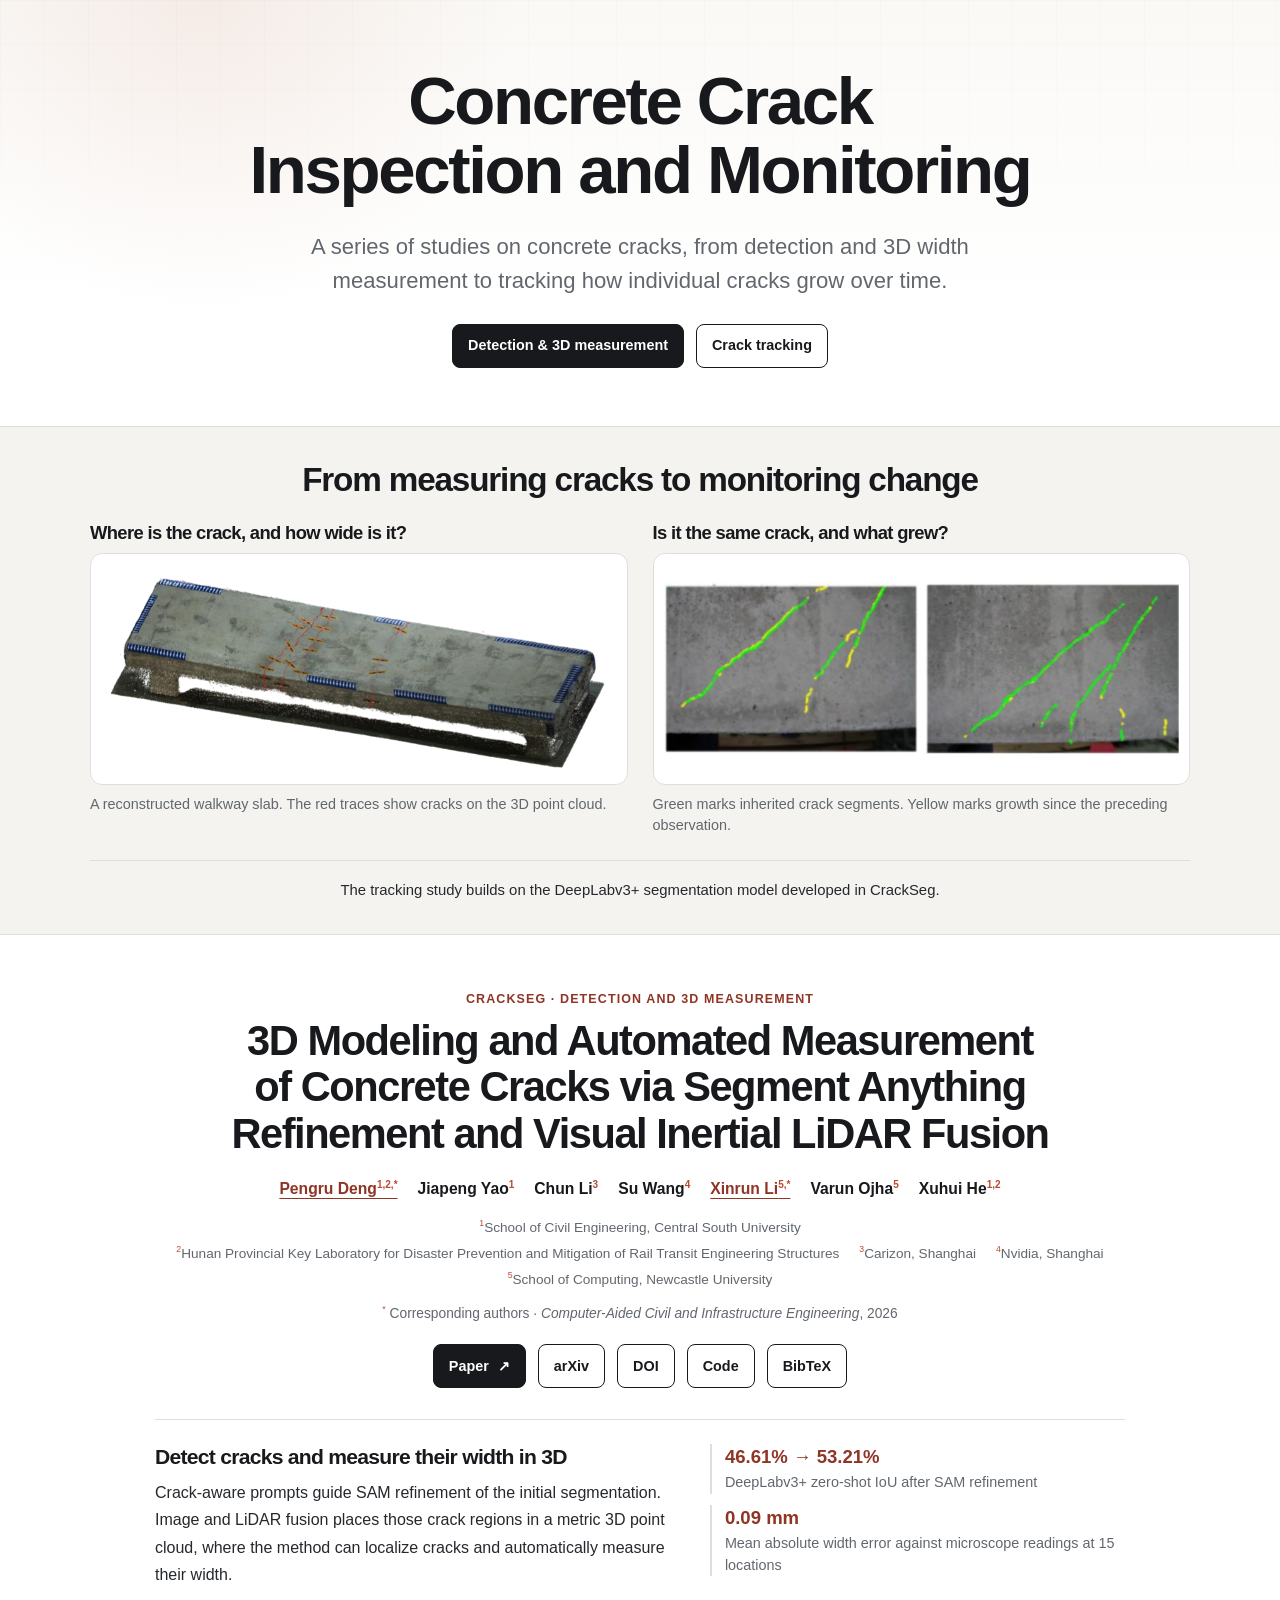
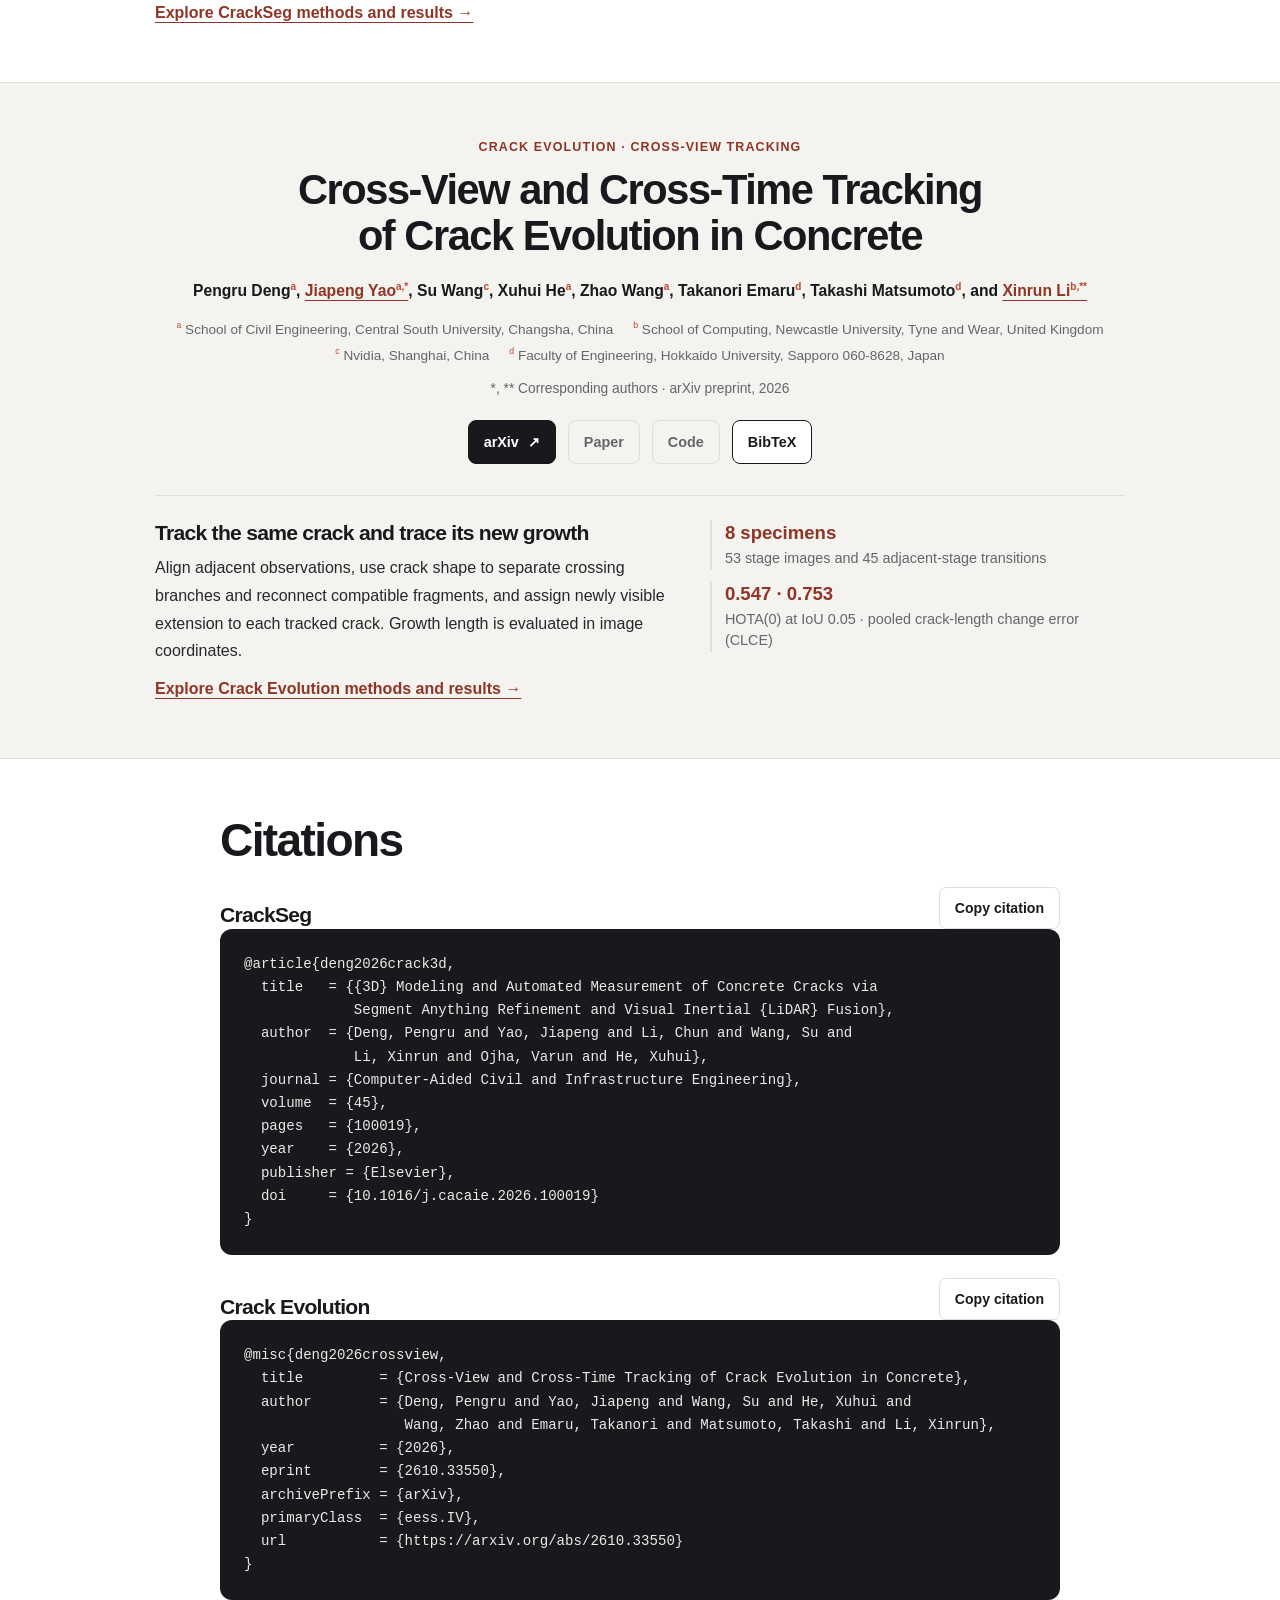
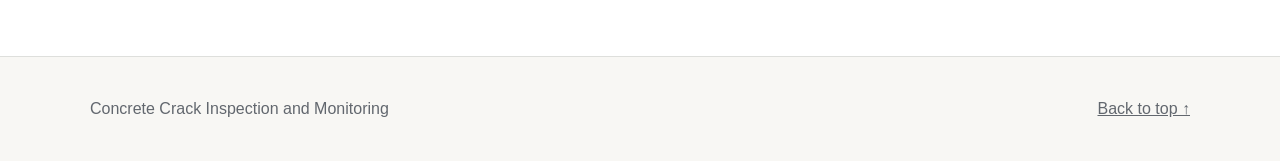
<file: site/index.html>
<!doctype html>
<html lang="en">
<head>
  <meta charset="utf-8">
  <meta name="viewport" content="width=device-width, initial-scale=1">
  <meta name="description" content="Two studies on concrete crack inspection and monitoring: metric 3D crack measurement and cross-view, cross-time tracking.">
  <title>Concrete Crack Inspection and Monitoring | CrackSeg &amp; Crack Evolution</title>
  <link rel="stylesheet" href="assets/css/site.css">
  <link rel="stylesheet" href="assets/css/combined.css">
</head>
<body class="combined-page">
  <a class="skip-link" href="#main-content">Skip to content</a>
  <header class="hero" id="top">
    <div class="hero-grid" aria-hidden="true"></div>
    <div class="container hero-inner">
      <h1>Concrete Crack Inspection and Monitoring</h1>
      <p class="hero-subtitle">A series of studies on concrete cracks, from detection and 3D width measurement to tracking how individual cracks grow over time.</p>
      <nav class="paper-links" aria-label="Research studies">
        <a class="button button-dark" href="#measurement">Detection &amp; 3D measurement</a>
        <a class="button button-outline" href="#tracking">Crack tracking</a>
      </nav>
    </div>
  </header>
  <main id="main-content">
    <section class="section section-soft overview-band" aria-labelledby="overview-title">
      <div class="container">
        <h2 id="overview-title">From measuring cracks to monitoring change</h2>
        <div class="study-previews">
          <figure class="study-preview">
            <h3><a href="#measurement">Where is the crack, and how wide is it?</a></h3>
            <a class="preview-art measurement-art" href="measurement.html#reconstruction-results">
              <img src="assets/images/crackseg-walkway-point-cloud.webp" width="820" height="316" alt="Colorized 3D point cloud of a concrete walkway slab with detected cracks marked in red.">
            </a>
            <figcaption>A reconstructed walkway slab. The red traces show cracks on the 3D point cloud.</figcaption>
          </figure>
          <figure class="study-preview">
            <h3><a href="#tracking">Is it the same crack, and what grew?</a></h3>
            <a class="preview-art tracking-art" href="crack-evolution/index.html#case-multiple">
              <img src="crack-evolution/assets/figure-09-deep-beam-growth-I4.webp" width="1201" height="816" alt="Deep-beam shear cracks at an earlier observation.">
              <img src="crack-evolution/assets/figure-09-deep-beam-growth-I8.webp" width="1201" height="806" alt="Tracked deep-beam shear cracks at a later observation.">
            </a>
            <figcaption>Green marks inherited crack segments. Yellow marks growth since the preceding observation.</figcaption>
          </figure>
        </div>
        <p class="study-connection">The tracking study builds on the DeepLabv3+ segmentation model developed in CrackSeg.</p>
      </div>
    </section>

    <section class="section study-section" id="measurement" aria-labelledby="measurement-title">
      <div class="container">
        <header class="study-header">
          <p class="section-kicker">CrackSeg · Detection and 3D measurement</p>
          <h2 id="measurement-title">3D Modeling and Automated Measurement of Concrete Cracks via Segment Anything Refinement and Visual Inertial LiDAR Fusion</h2>
          <div aria-label="Authors" class="authors">
<a href="mailto:pengrudeng@csu.edu.cn">Pengru Deng<sup>1,2,*</sup></a>
<span>Jiapeng Yao<sup>1</sup></span>
<span>Chun Li<sup>3</sup></span>
<span>Su Wang<sup>4</sup></span>
<a href="mailto:xinrun.li@ncl.ac.uk">Xinrun Li<sup>5,*</sup></a>
<span>Varun Ojha<sup>5</sup></span>
<span>Xuhui He<sup>1,2</sup></span>
</div>
          <div aria-label="Affiliations" class="affiliations">
<span><sup>1</sup>School of Civil Engineering, Central South University</span>
<span><sup>2</sup>Hunan Provincial Key Laboratory for Disaster Prevention and Mitigation of Rail Transit Engineering Structures</span>
<span><sup>3</sup>Carizon, Shanghai</span>
<span><sup>4</sup>Nvidia, Shanghai</span>
<span><sup>5</sup>School of Computing, Newcastle University</span>
</div>
          <p class="study-venue"><sup>*</sup> Corresponding authors · <cite>Computer-Aided Civil and Infrastructure Engineering</cite>, 2026</p>
          <div class="paper-links" role="group" aria-label="CrackSeg resources">
            <a class="button button-dark" href="https://www.sciencedirect.com/science/article/pii/S1093968726025995">Paper <span aria-hidden="true">↗</span></a>
            <a class="button button-outline" href="https://arxiv.org/abs/2501.09203">arXiv</a>
            <a class="button button-outline" href="https://doi.org/10.1016/j.cacaie.2026.100019">DOI</a>
            <a class="button button-outline" href="https://github.com/XR-Lee/CrackSeg">Code</a>
            <a class="button button-outline" href="#cite-crackseg">BibTeX</a>
          </div>
        </header>
        <div class="study-summary">
          <div>
            <h3>Detect cracks and measure their width in 3D</h3>
            <p>Crack-aware prompts guide SAM refinement of the initial segmentation. Image and LiDAR fusion places those crack regions in a metric 3D point cloud, where the method can localize cracks and automatically measure their width.</p>
            <a class="detail-link" href="measurement.html">Explore CrackSeg methods and results <span aria-hidden="true">→</span></a>
          </div>
          <dl class="evidence">
            <div><dt>46.61% → 53.21%</dt><dd>DeepLabv3+ zero-shot IoU after SAM refinement</dd></div>
            <div><dt>0.09 mm</dt><dd>Mean absolute width error against microscope readings at 15 locations</dd></div>
          </dl>
        </div>
      </div>
    </section>

    <section class="section section-soft study-section" id="tracking" aria-labelledby="tracking-title">
      <div class="container">
        <header class="study-header">
          <p class="section-kicker">Crack Evolution · Cross-view tracking</p>
          <h2 id="tracking-title">Cross-View and Cross-Time Tracking of Crack Evolution in Concrete</h2>
          <p class="authors tracking-authors">Pengru Deng<sup>a</sup>, <a href="mailto:jiapengyao@csu.edu.cn">Jiapeng Yao<sup>a,*</sup></a>, Su Wang<sup>c</sup>, Xuhui He<sup>a</sup>, Zhao Wang<sup>a</sup>,  Takanori Emaru<sup>d</sup>, Takashi Matsumoto<sup>d</sup>, and <a href="mailto:xinrun.li@ncl.ac.uk">Xinrun Li<sup>b,**</sup></a></p>
          <div class="affiliations"><p><sup>a</sup> School of Civil Engineering, Central South University, Changsha, China</p><p><sup>b</sup> School of Computing, Newcastle University, Tyne and Wear, United Kingdom</p><p><sup>c</sup> Nvidia, Shanghai, China</p><p><sup>d</sup> Faculty of Engineering, Hokkaido University, Sapporo 060-8628, Japan</p></div>
          <p class="study-venue">*, ** Corresponding authors · arXiv preprint, 2026</p>
          <div class="paper-links" role="group" aria-label="Crack Evolution resources">
            <a class="button button-dark" href="https://arxiv.org/abs/2610.33550">arXiv <span aria-hidden="true">↗</span></a>
            <a class="button button-outline" role="link" aria-disabled="true">Paper</a>
            <a class="button button-outline" role="link" aria-disabled="true">Code</a>
            <a class="button button-outline" href="#cite-crack-evolution">BibTeX</a>
          </div>
        </header>
        <div class="study-summary">
          <div>
            <h3>Track the same crack and trace its new growth</h3>
            <p>Align adjacent observations, use crack shape to separate crossing branches and reconnect compatible fragments, and assign newly visible extension to each tracked crack. Growth length is evaluated in image coordinates.</p>
            <a class="detail-link" href="crack-evolution/index.html">Explore Crack Evolution methods and results <span aria-hidden="true">→</span></a>
          </div>
          <dl class="evidence">
            <div><dt>8 specimens</dt><dd>53 stage images and 45 adjacent-stage transitions</dd></div>
            <div><dt>0.547 · 0.753</dt><dd>HOTA(0) at IoU 0.05 · pooled crack-length change error (CLCE)</dd></div>
          </dl>
        </div>
      </div>
    </section>

    <section class="section bibtex-section combined-citations" aria-labelledby="citations-title">
      <div class="container-reading">
        <h2 id="citations-title">Citations</h2>
        <article id="cite-crackseg">
          <div class="bibtex-heading">
            <h3>CrackSeg</h3>
            <button class="copy-button" type="button" aria-label="Copy CrackSeg citation" data-copy-target="bibtex-crackseg"><span class="copy-label" role="status" aria-live="polite">Copy citation</span></button>
          </div>
          <pre><code id="bibtex-crackseg">@article{deng2026crack3d,
  title   = {{3D} Modeling and Automated Measurement of Concrete Cracks via
             Segment Anything Refinement and Visual Inertial {LiDAR} Fusion},
  author  = {Deng, Pengru and Yao, Jiapeng and Li, Chun and Wang, Su and
             Li, Xinrun and Ojha, Varun and He, Xuhui},
  journal = {Computer-Aided Civil and Infrastructure Engineering},
  volume  = {45},
  pages   = {100019},
  year    = {2026},
  publisher = {Elsevier},
  doi     = {10.1016/j.cacaie.2026.100019}
}</code></pre>
        </article>
        <article id="cite-crack-evolution">
          <div class="bibtex-heading">
            <h3>Crack Evolution</h3>
            <button class="copy-button" type="button" aria-label="Copy Crack Evolution citation" data-copy-target="bibtex-crack-evolution"><span class="copy-label" role="status" aria-live="polite">Copy citation</span></button>
          </div>
          <pre><code id="bibtex-crack-evolution">@misc{deng2026crossview,
  title         = {Cross-View and Cross-Time Tracking of Crack Evolution in Concrete},
  author        = {Deng, Pengru and Yao, Jiapeng and Wang, Su and He, Xuhui and
                   Wang, Zhao and Emaru, Takanori and Matsumoto, Takashi and Li, Xinrun},
  year          = {2026},
  eprint        = {2610.33550},
  archivePrefix = {arXiv},
  primaryClass  = {eess.IV},
  url           = {https://arxiv.org/abs/2610.33550}
}</code></pre>
        </article>
      </div>
    </section>
  </main>
  <footer>
    <div class="container-wide footer-inner">
      <span>Concrete Crack Inspection and Monitoring</span>
      <a href="#top">Back to top <span aria-hidden="true">↑</span></a>
    </div>
  </footer>
  <script src="assets/js/combined.js" defer></script>
</body>
</html>
</file>
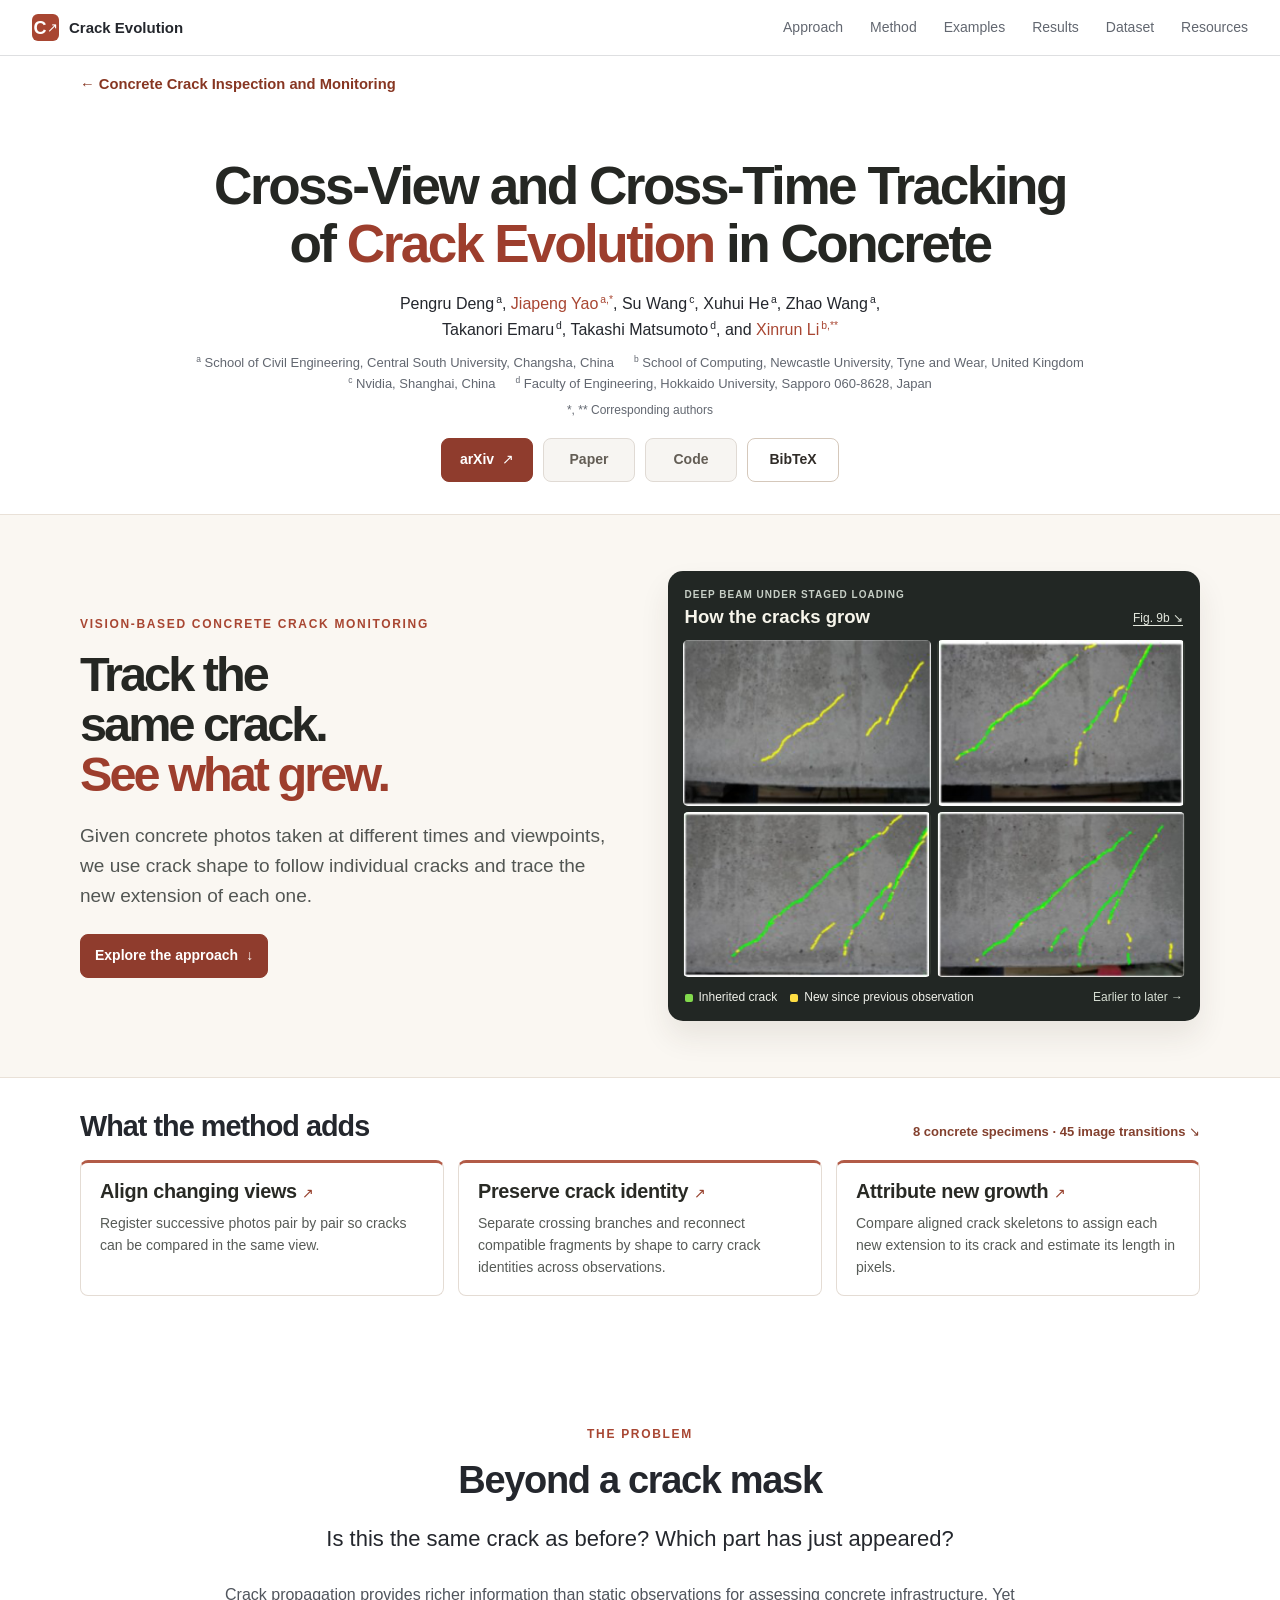
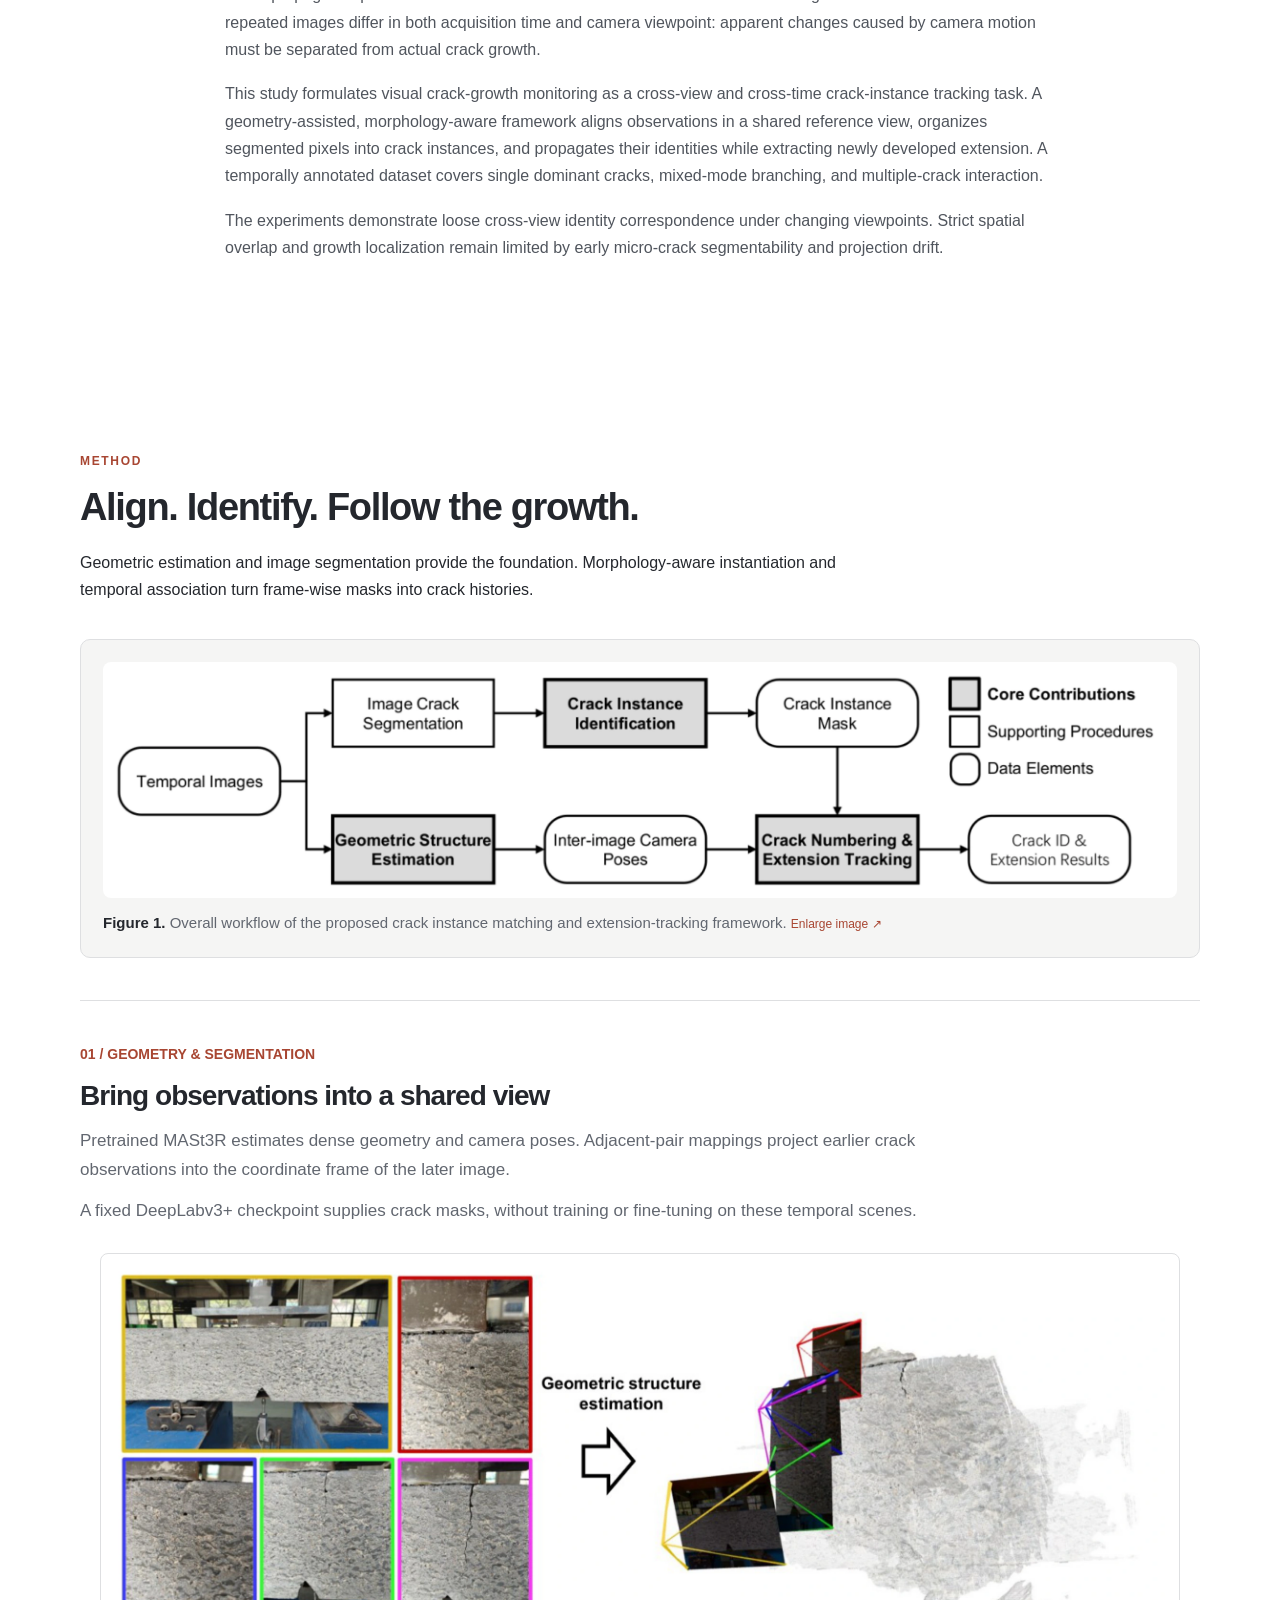
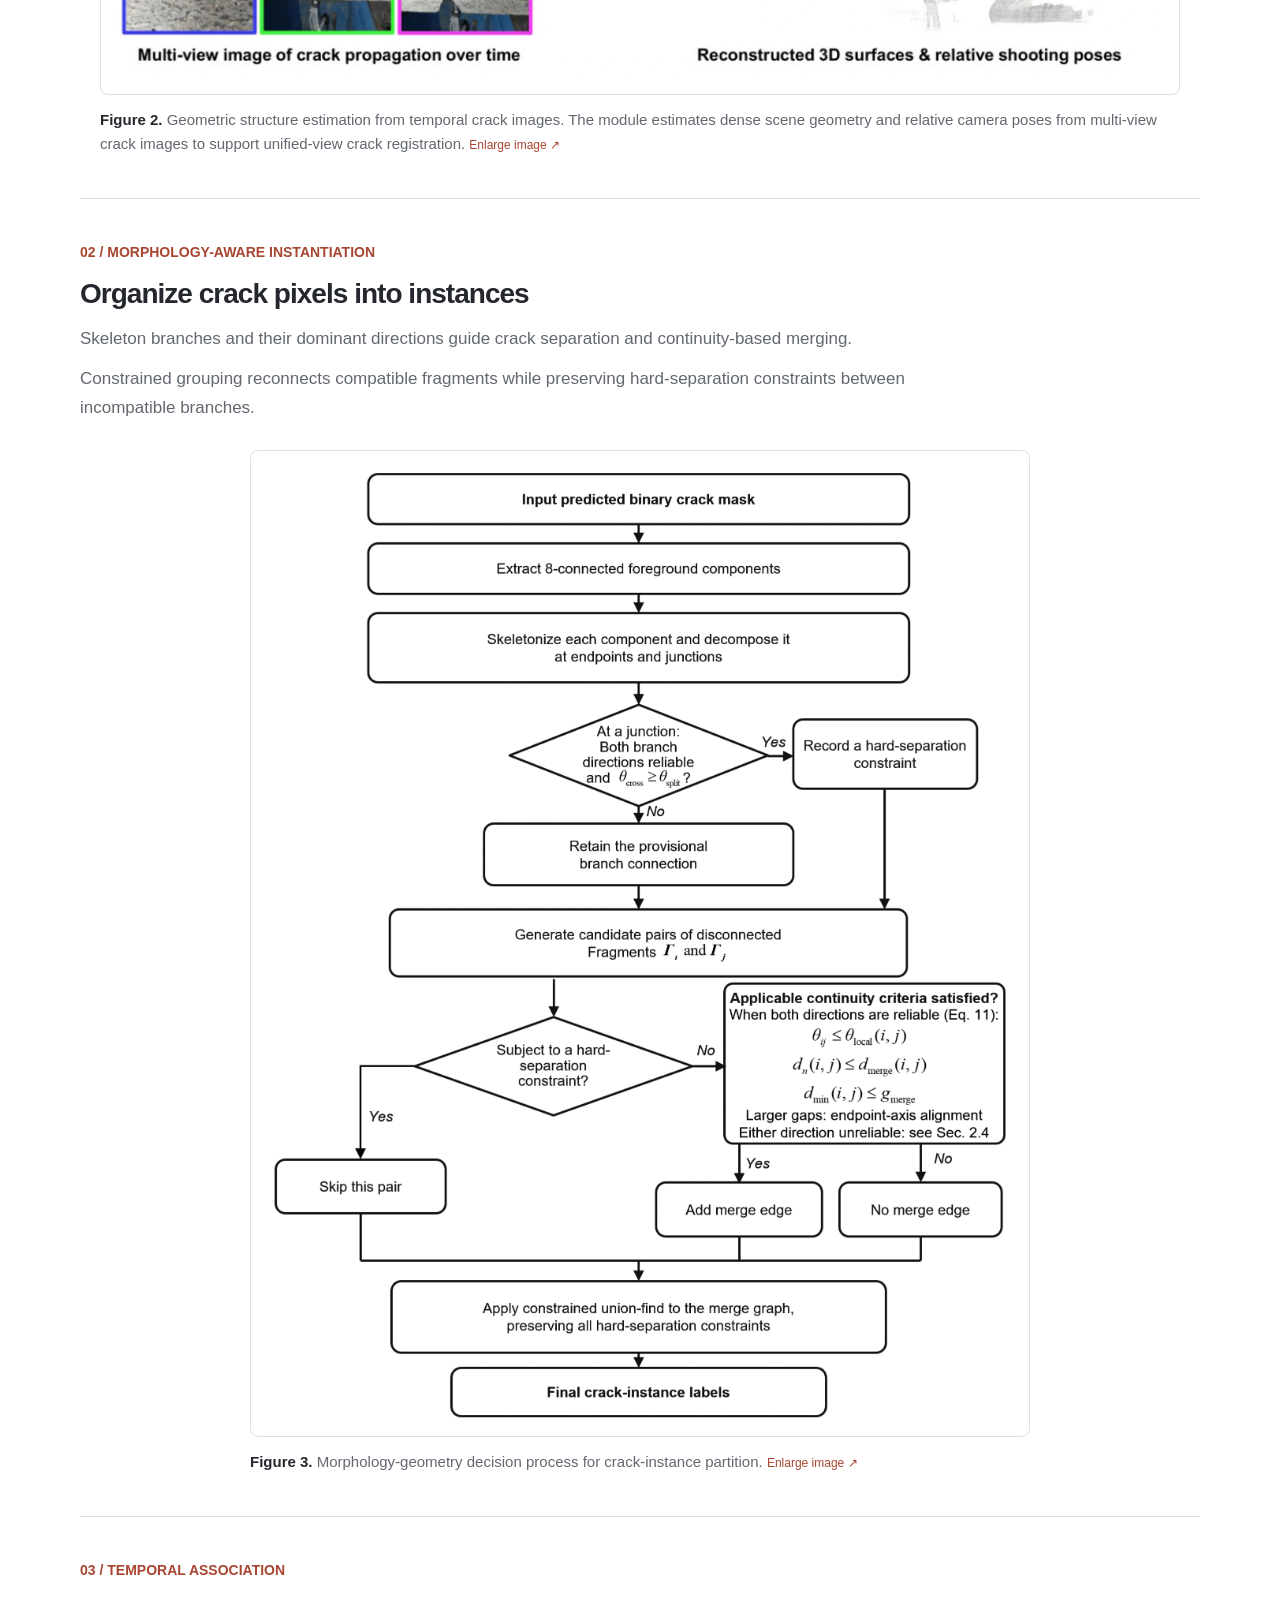
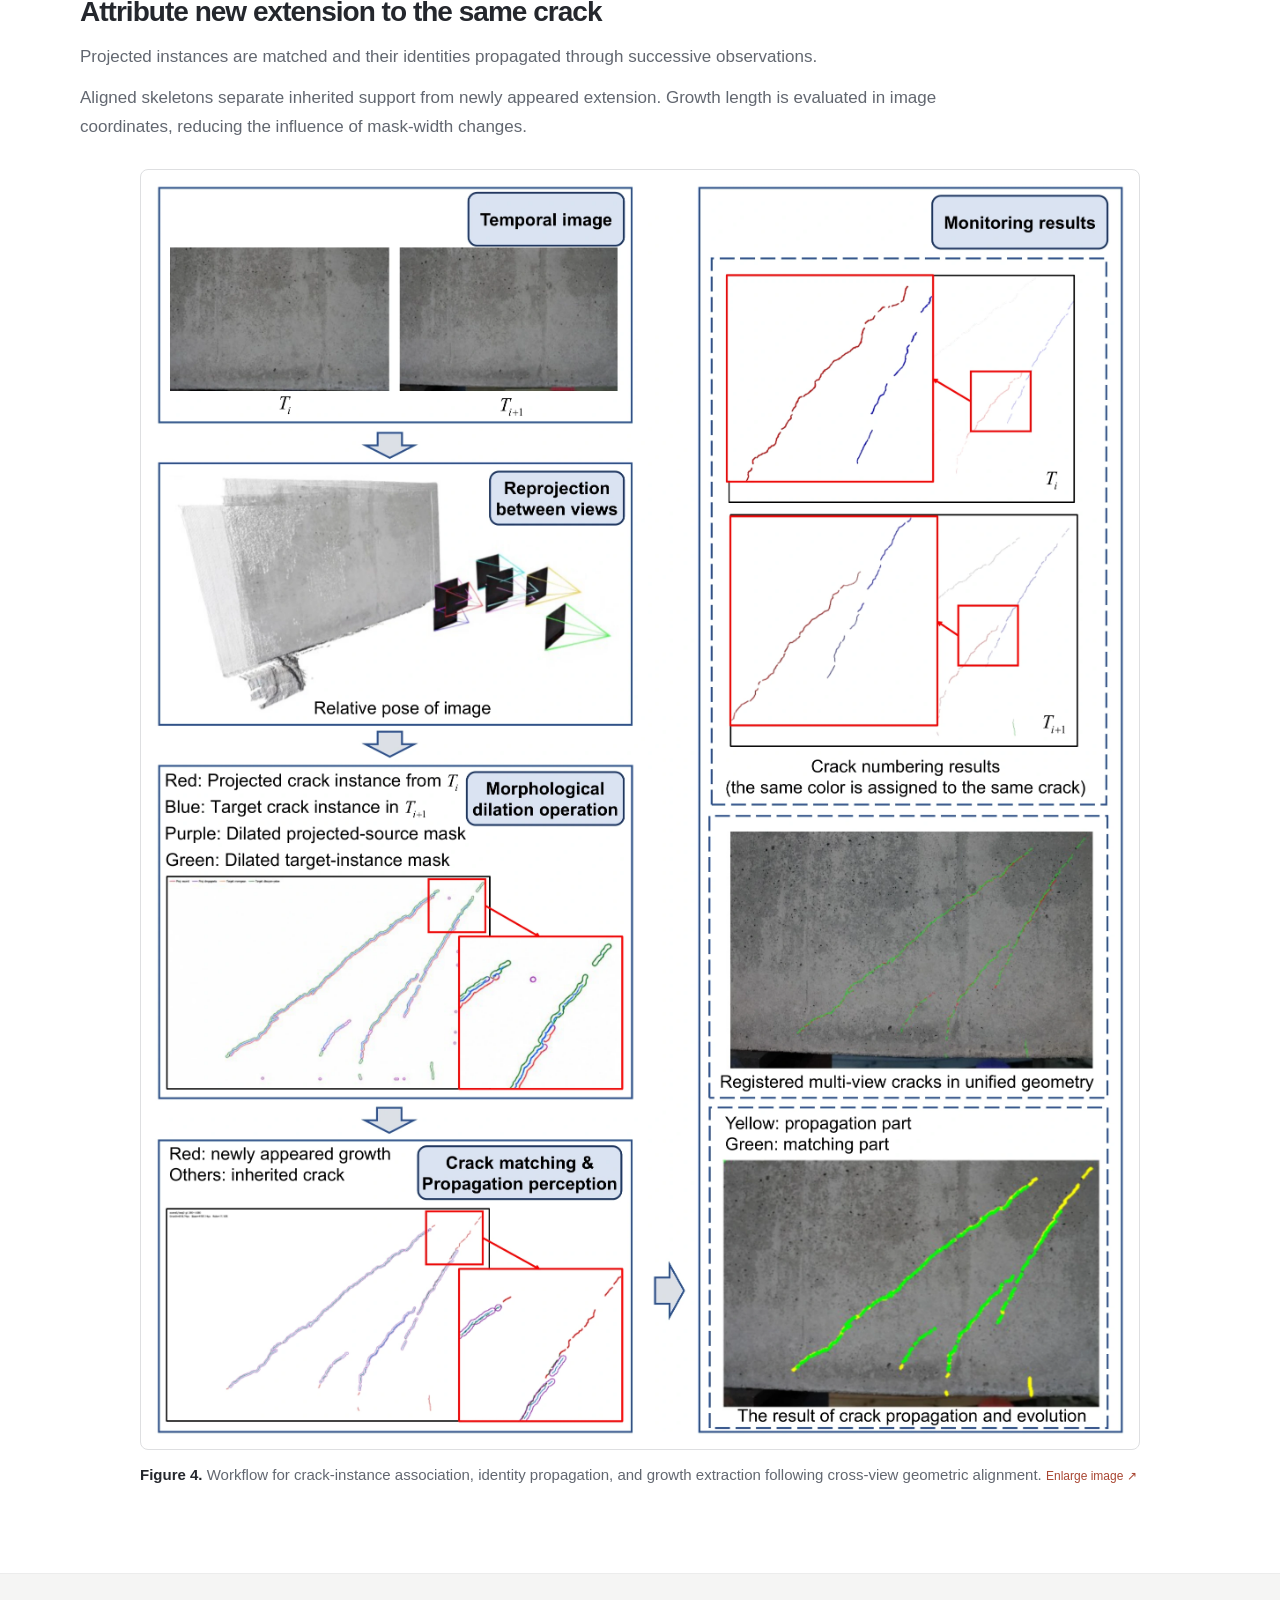
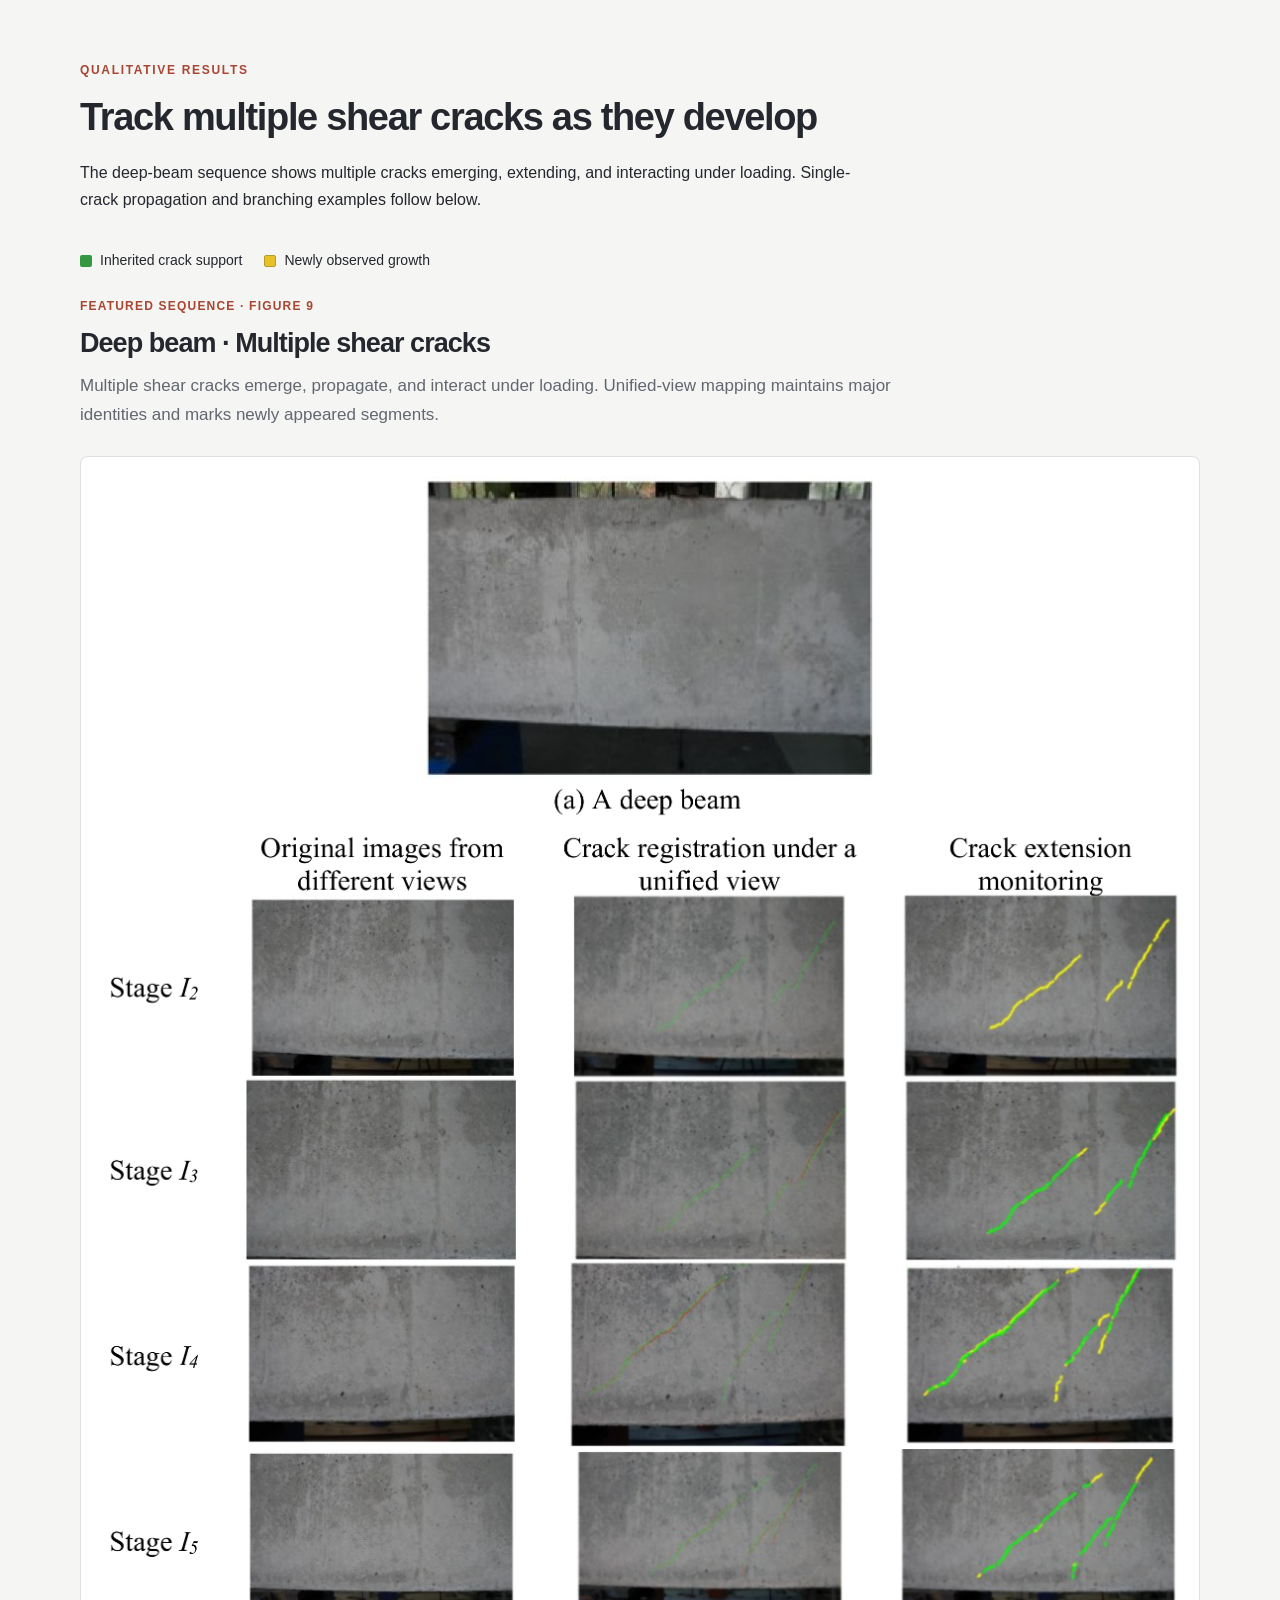
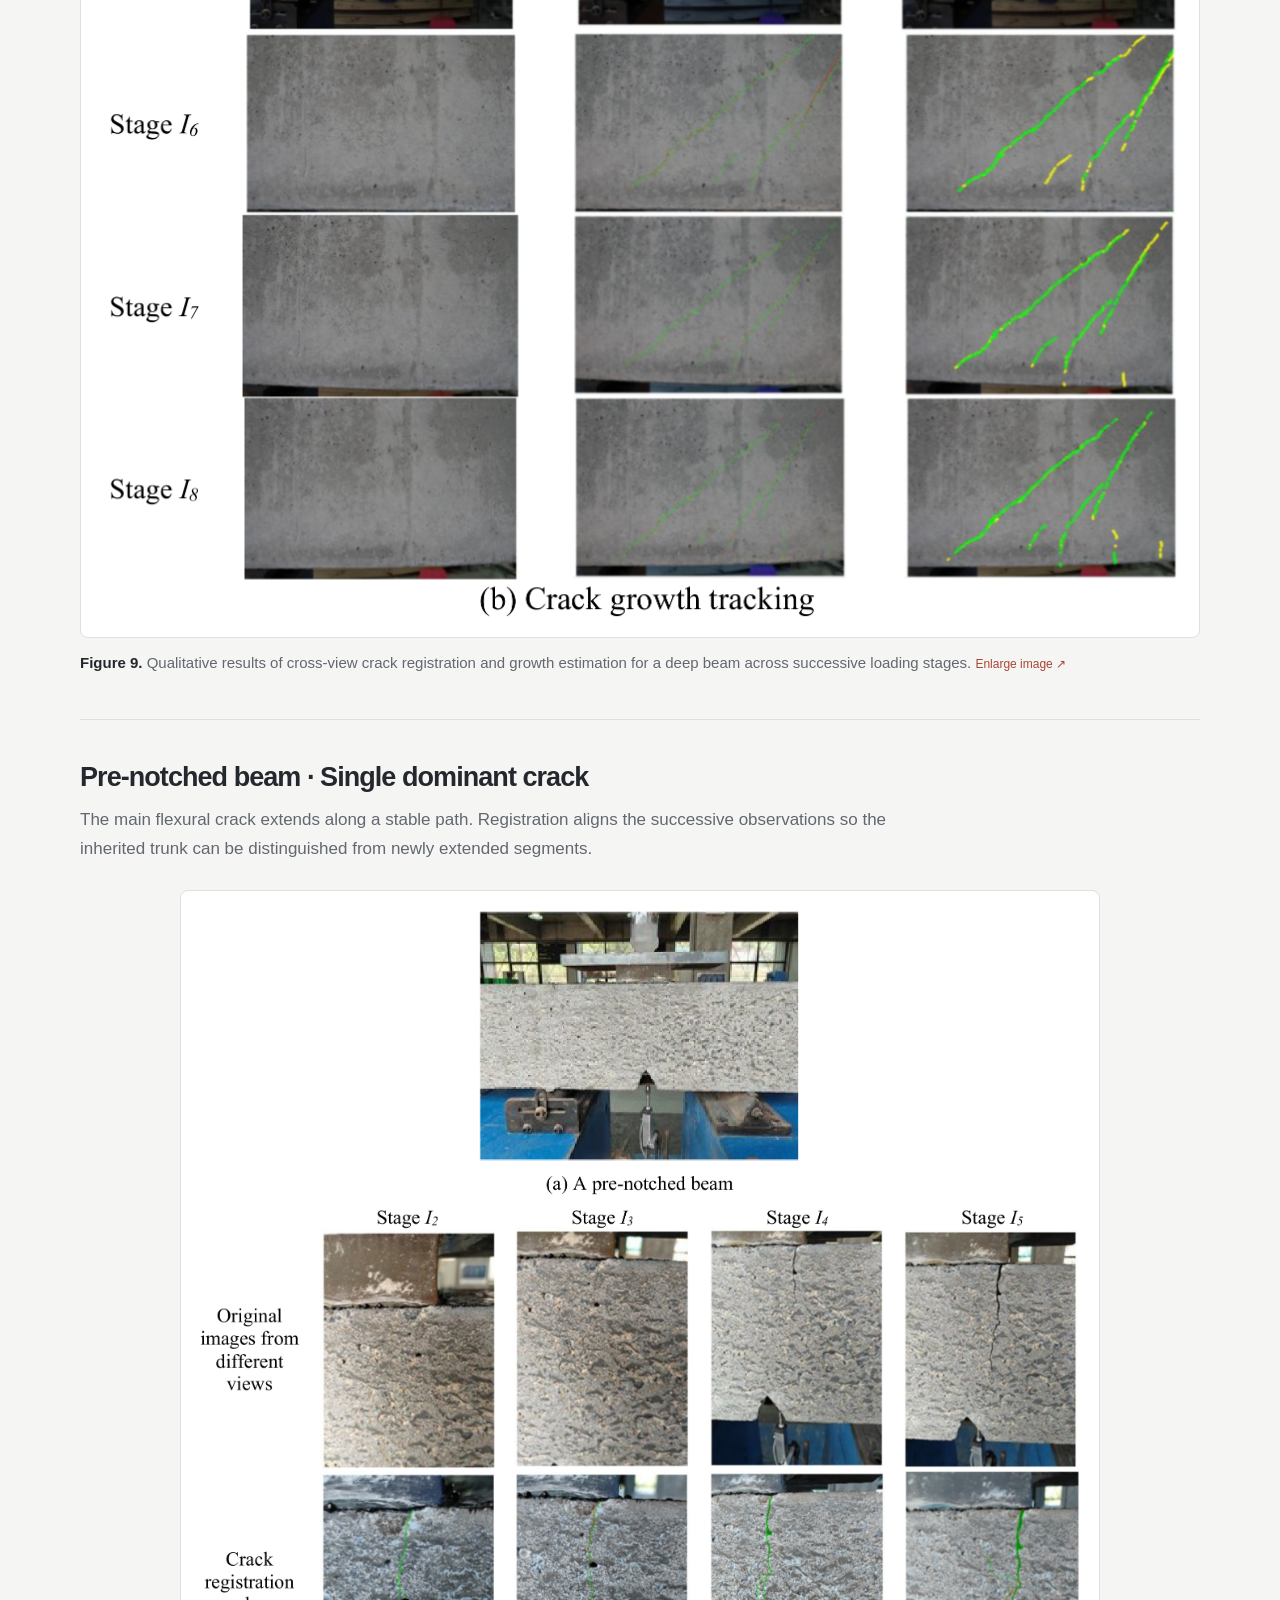
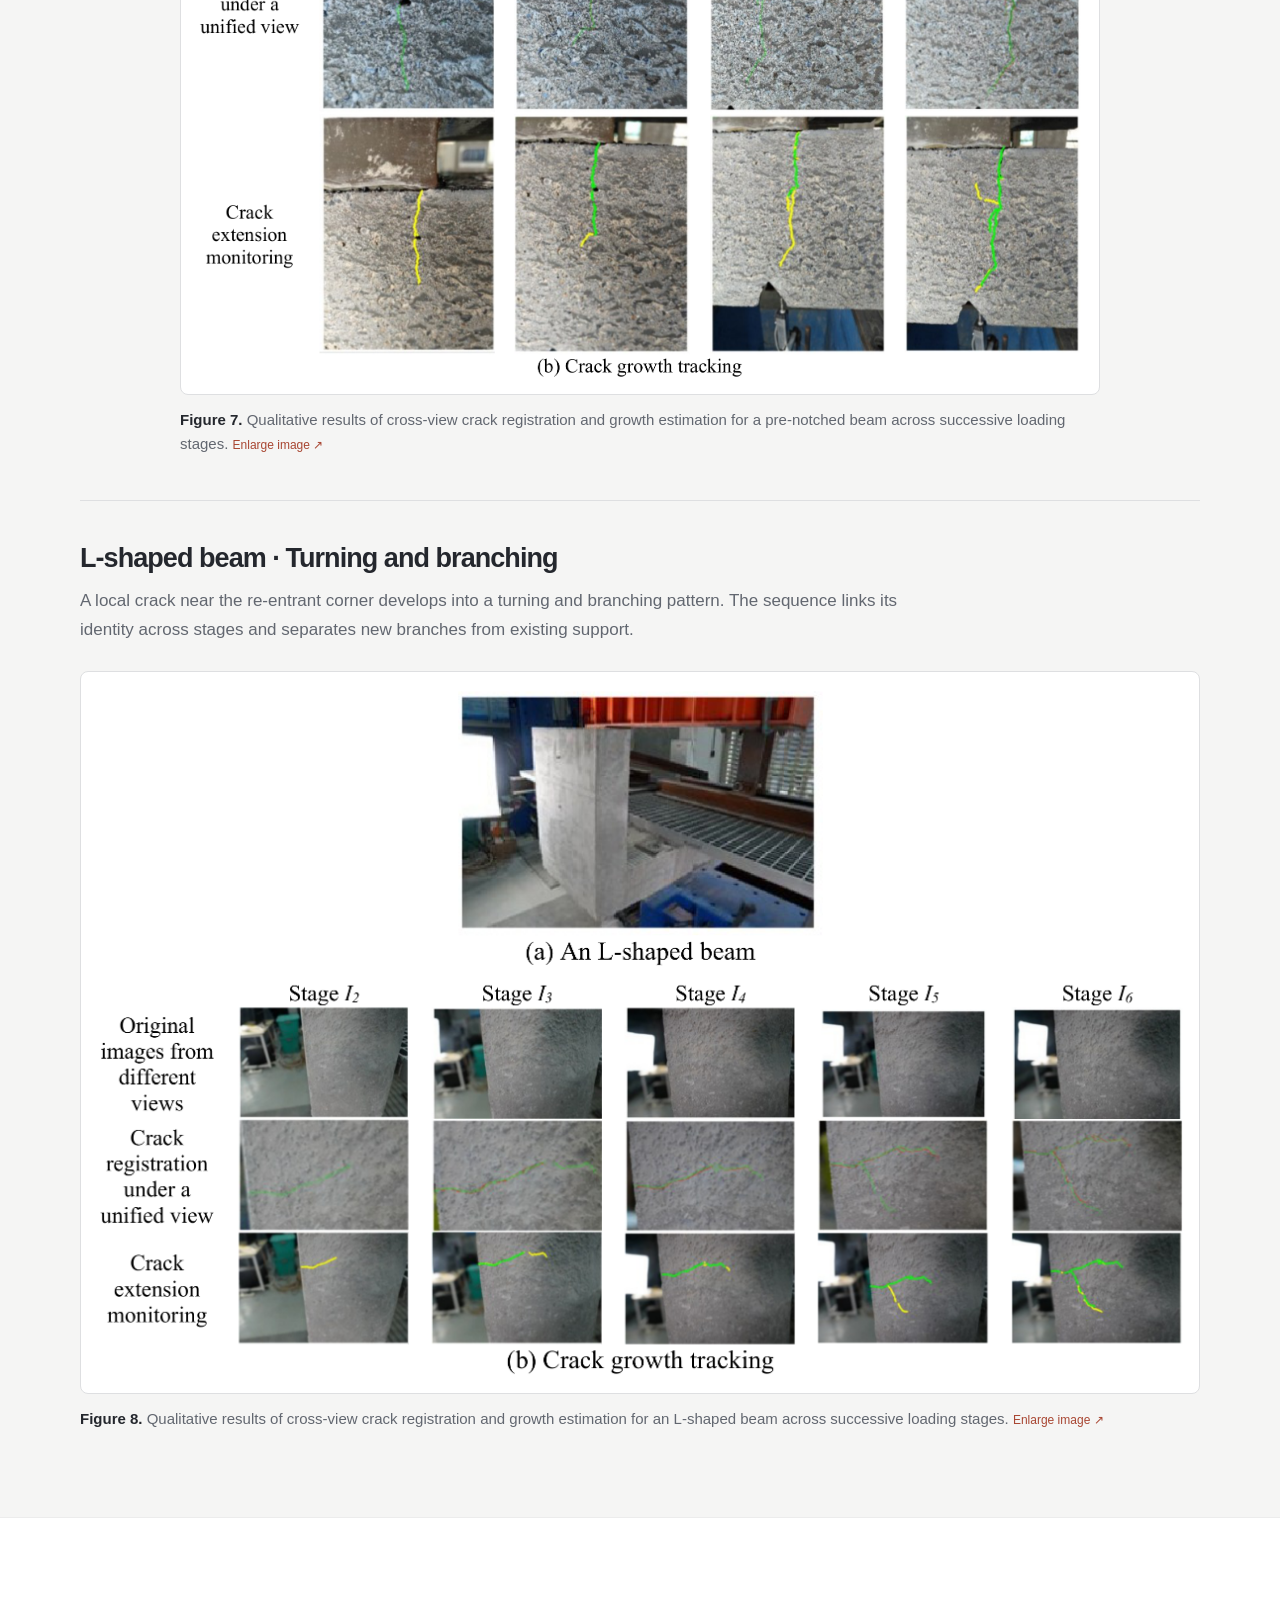
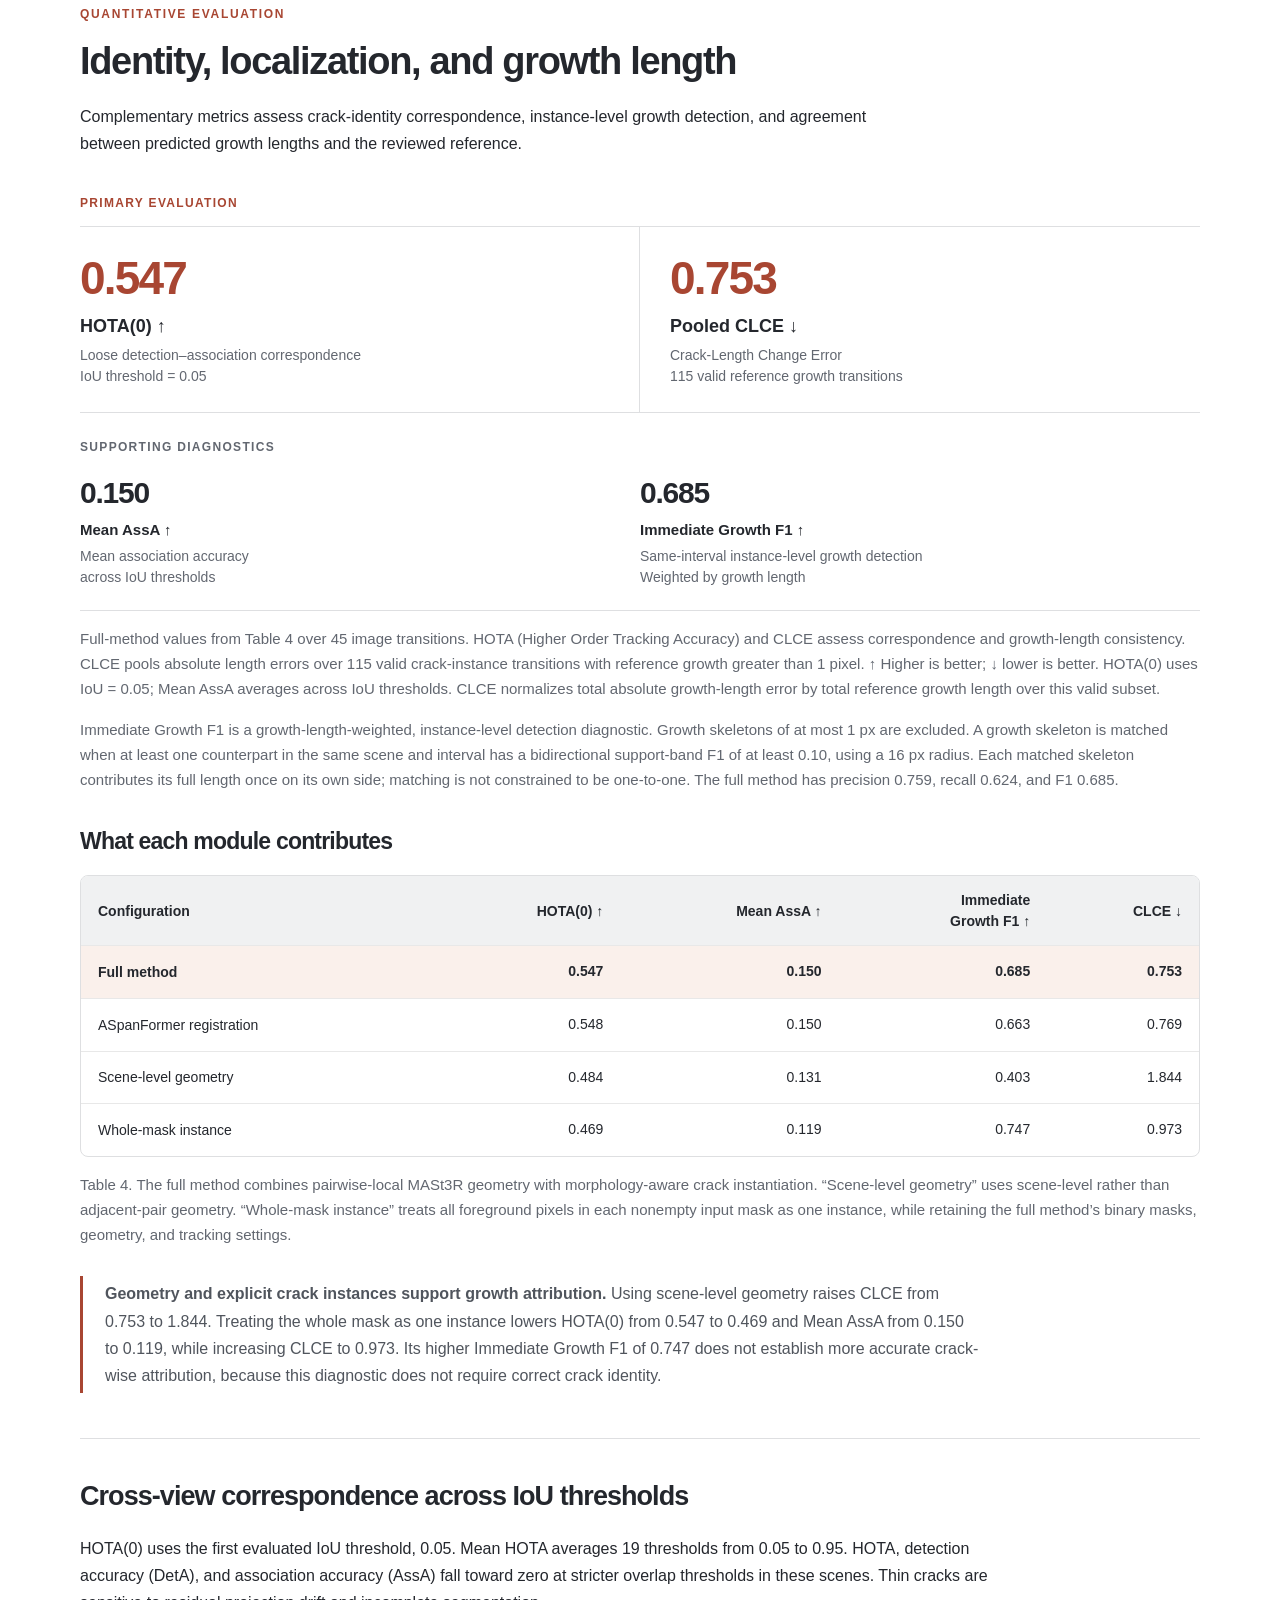
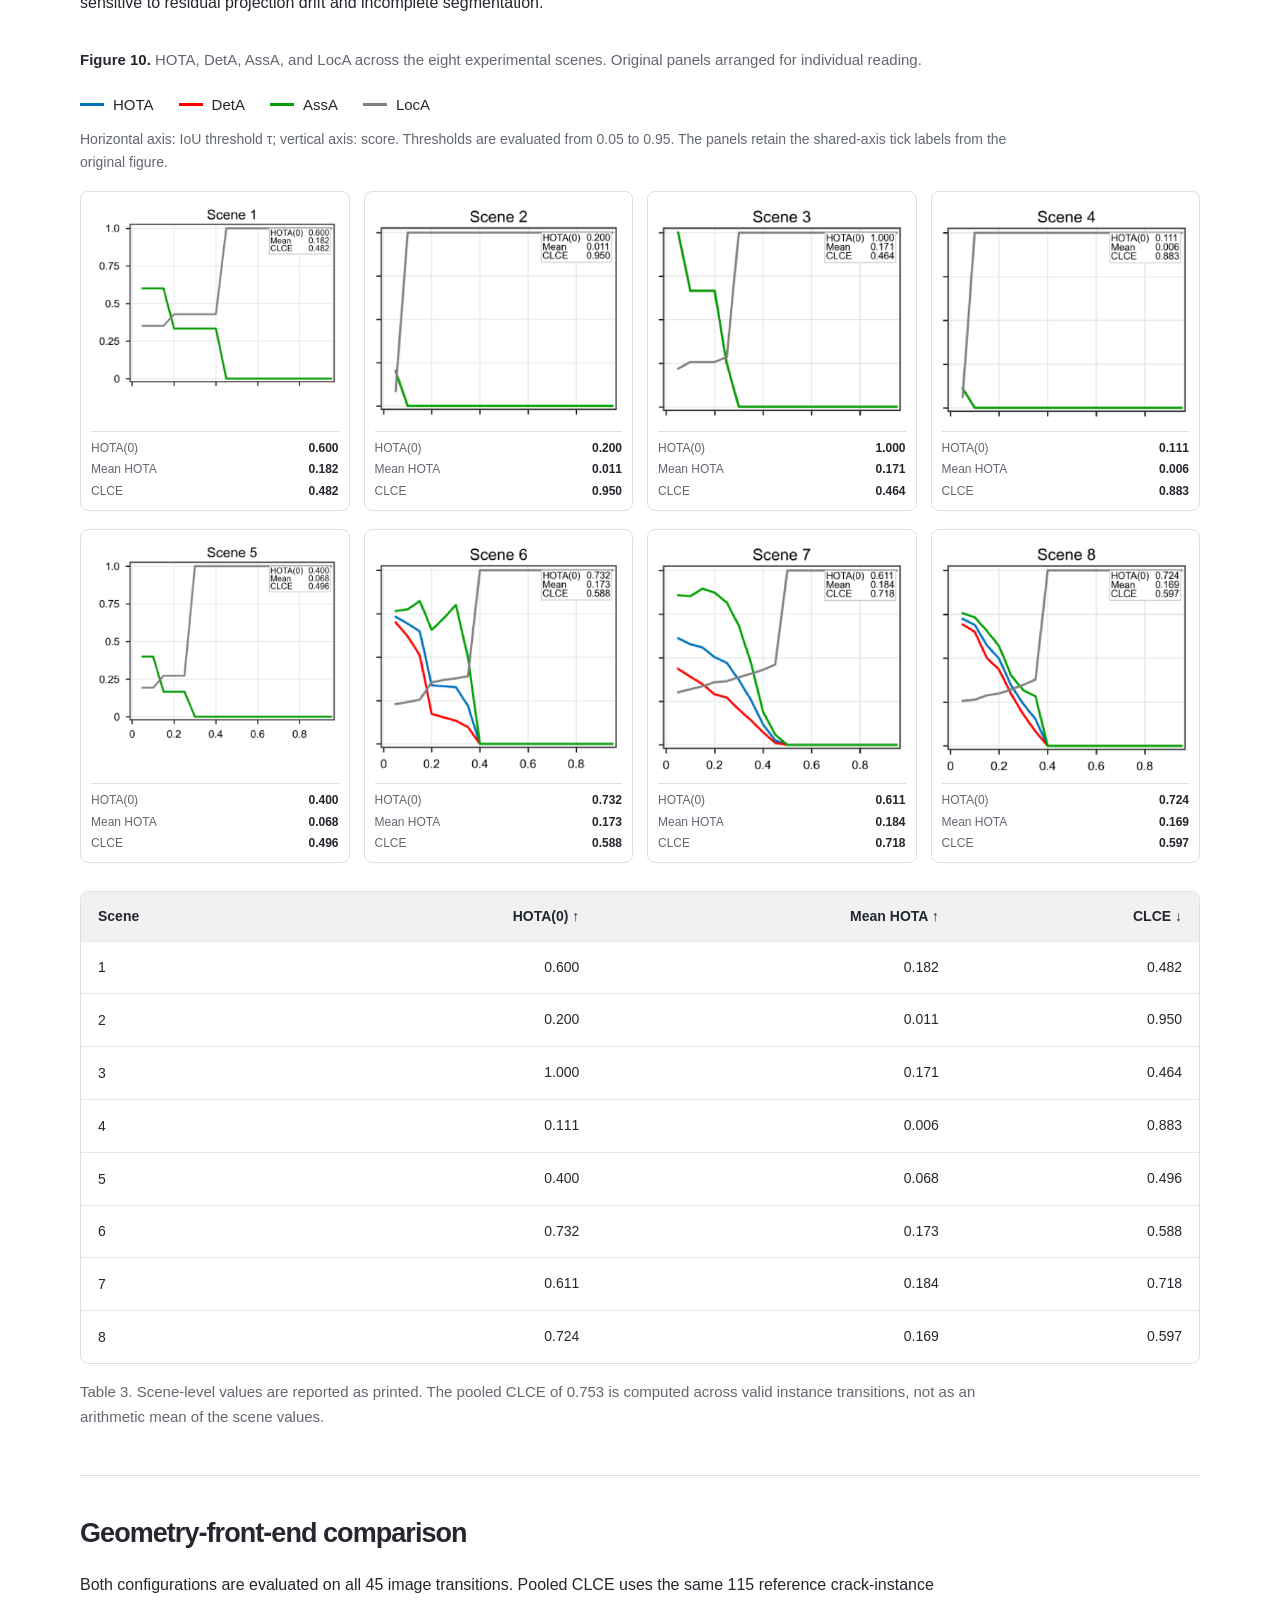
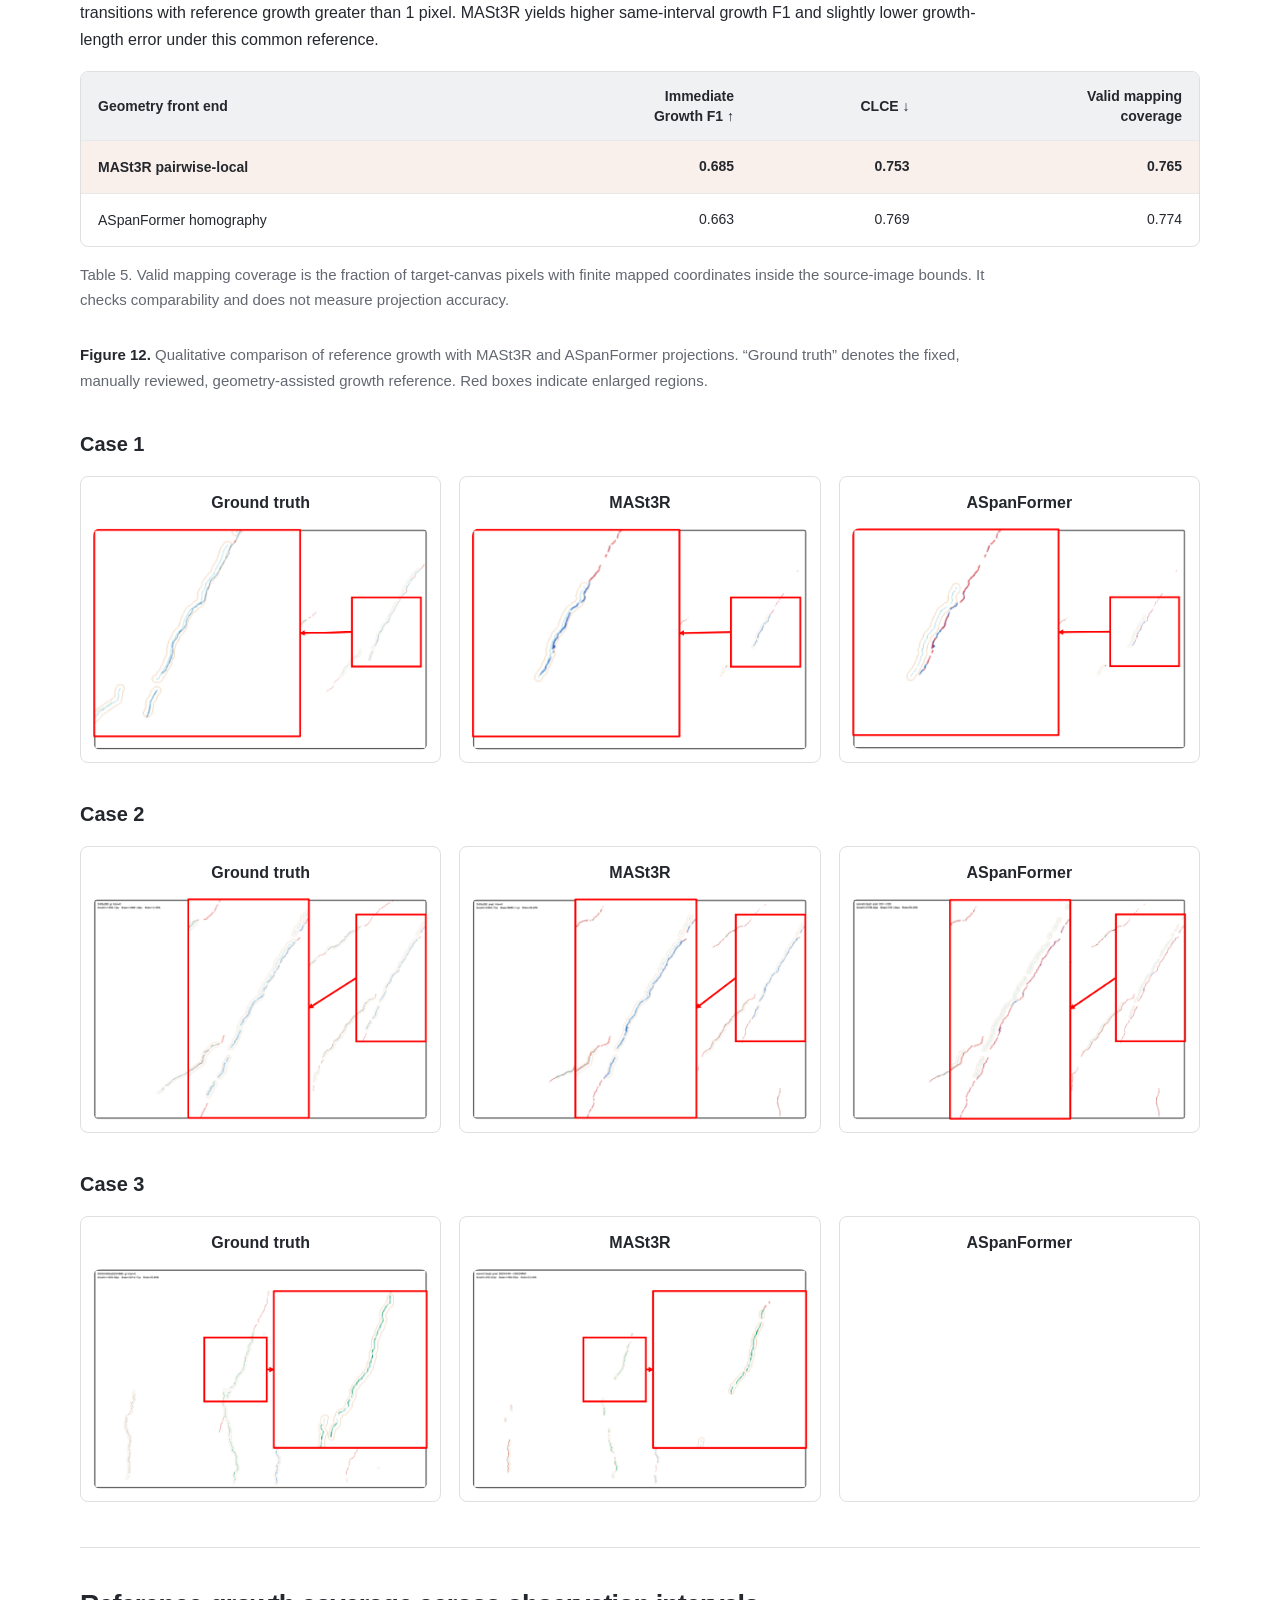
<file: site/crack-evolution/index.html>
<!DOCTYPE html>

<html lang="en">
<head>
<meta charset="utf-8"/>
<meta content="width=device-width, initial-scale=1" name="viewport"/>
<meta content="Cross-view and cross-time crack-instance tracking in concrete: geometric alignment, morphology-aware instantiation, and temporal growth attribution." name="description"/>
<meta content="#a84632" name="theme-color"/>
<title>Cross-View and Cross-Time Tracking of Crack Evolution in Concrete</title>
<link href="data:image/svg+xml,%3Csvg xmlns='http://www.w3.org/2000/svg' viewBox='0 0 40 40'%3E%3Crect width='40' height='40' rx='9' fill='%23a84632'/%3E%3Cpath d='M24 5 17 17 23 22 14 35M18 17 9 13M22 23 31 28' fill='none' stroke='white' stroke-width='2.6' stroke-linecap='round'/%3E%3C/svg%3E" rel="icon" type="image/svg+xml"/>
<link href="assets/site.css" rel="stylesheet"/>
<link href="assets/intro.css" rel="stylesheet"/>
<link href="../assets/css/combined.css" rel="stylesheet"/>
</head>
<body>
<a class="skip-link" href="#main">Skip to content</a>
<header class="site-header"><div class="nav-wrap"><a class="wordmark" href="#top"><span aria-hidden="true" class="mark">C<span>↗</span></span>Crack Evolution</a><nav aria-label="Main navigation"><a href="#overview">Approach</a><a href="#method">Method</a><a href="#qualitative">Examples</a><a href="#results">Results</a><a href="#dataset">Dataset</a><a href="#resources">Resources</a></nav></div></header>
<main id="main">
<div class="wrap study-parent"><a href="../index.html#tracking">← Concrete Crack Inspection and Monitoring</a></div>
<section class="publication-band" id="top" aria-labelledby="paper-title">
  <div class="wrap paper-cover">
    <h1 id="paper-title"><span class="title-term">Cross-View</span> and <span class="title-term">Cross-Time</span> Tracking of <span class="title-subject">Crack Evolution</span> in Concrete</h1>
    <p class="authors">Pengru Deng<sup>a</sup>, <a href="mailto:jiapengyao@csu.edu.cn">Jiapeng Yao<sup>a,*</sup></a>, Su Wang<sup>c</sup>, Xuhui He<sup>a</sup>, Zhao Wang<sup>a</sup>,<br class="desktop-break"/> Takanori Emaru<sup>d</sup>, Takashi Matsumoto<sup>d</sup>, and <a href="mailto:xinrun.li@ncl.ac.uk">Xinrun Li<sup>b,**</sup></a></p>
    <div class="affiliations"><p><sup>a</sup> School of Civil Engineering, Central South University, Changsha, China</p><p><sup>b</sup> School of Computing, Newcastle University, Tyne and Wear, United Kingdom</p><p><sup>c</sup> Nvidia, Shanghai, China</p><p><sup>d</sup> Faculty of Engineering, Hokkaido University, Sapporo 060-8628, Japan</p></div>
    <p class="correspondence">*, ** Corresponding authors</p>
    <div class="hero-actions paper-actions" role="group" aria-label="Paper links">
      <a class="intro-button primary-action" href="https://arxiv.org/abs/2610.33550">arXiv <span aria-hidden="true">↗</span></a>
      <a class="intro-button" role="link" aria-disabled="true">Paper</a>
      <a class="intro-button" role="link" aria-disabled="true">Code</a>
      <a class="intro-button" href="#citation">BibTeX</a>
    </div>
  </div>
</section>
<section class="tracking-intro" aria-labelledby="tracking-title">
  <div class="wrap intro-grid">
    <div class="intro-copy">
      <p class="section-kicker">VISION-BASED CONCRETE CRACK MONITORING</p>
      <h2 id="tracking-title">Track the same crack. <span>See what grew.</span></h2>
      <p class="intro-lead">Given concrete photos taken at different times and viewpoints, we use crack shape to follow individual cracks and trace the new extension of each one.</p>
      <div class="hero-actions intro-actions">
        <a class="intro-button primary-action" href="#overview">Explore the approach <span aria-hidden="true">↓</span></a>
      </div>
    </div>
    <figure class="sequence-card" aria-labelledby="sequence-title">
      <div class="sequence-header">
        <div>
          <p class="sequence-context">DEEP BEAM UNDER STAGED LOADING</p>
          <p class="sequence-title" id="sequence-title">How the cracks grow</p>
        </div>
        <a class="figure-reference" href="#case-multiple">Fig. 9b <span aria-hidden="true">↘</span></a>
      </div>
      <div id="teaser-slot">
        <div class="stage-grid">
          <div class="stage-tile"><button aria-label="Enlarge deep-beam growth at stage I2" data-zoom="Figure 9(b) · Deep-beam growth at stage I2" type="button"><img alt="Deep-beam shear crack growth at stage I2; green is inherited crack support and yellow is newly observed extension." decoding="async" height="799" src="assets/figure-09-deep-beam-growth-I2.webp" width="1201"/></button></div>
          <div class="stage-tile"><button aria-label="Enlarge deep-beam growth at stage I4" data-zoom="Figure 9(b) · Deep-beam growth at stage I4" type="button"><img alt="Deep-beam shear crack growth at stage I4; green is inherited crack support and yellow is newly observed extension." decoding="async" height="816" src="assets/figure-09-deep-beam-growth-I4.webp" width="1201"/></button></div>
          <div class="stage-tile"><button aria-label="Enlarge deep-beam growth at stage I6" data-zoom="Figure 9(b) · Deep-beam growth at stage I6" type="button"><img alt="Deep-beam shear crack growth at stage I6; green is inherited crack support and yellow is newly observed extension." decoding="async" height="811" src="assets/figure-09-deep-beam-growth-I6.webp" width="1201"/></button></div>
          <div class="stage-tile"><button aria-label="Enlarge deep-beam growth at stage I8" data-zoom="Figure 9(b) · Deep-beam growth at stage I8" type="button"><img alt="Deep-beam shear crack growth at stage I8; green is inherited crack support and yellow is newly observed extension." decoding="async" height="806" src="assets/figure-09-deep-beam-growth-I8.webp" width="1201"/></button></div></div>
      </div>
      <figcaption class="sequence-caption">
        <span class="sequence-key"><i class="key-inherited" aria-hidden="true"></i> Inherited crack</span>
        <span class="sequence-key"><i class="key-new" aria-hidden="true"></i> New since previous observation</span>
        <span class="sequence-order">Earlier to later <span aria-hidden="true">→</span></span>
      </figcaption>
    </figure>
  </div>
</section>
<section class="wrap contributions" id="overview" aria-labelledby="contributions-title">
  <div class="contribution-heading">
    <h2 id="contributions-title">What the method adds</h2>
    <a class="study-scope" href="#dataset">8 concrete specimens · 45 image transitions <span aria-hidden="true">↘</span></a>
  </div>
  <div class="contribution-grid">
    <article class="contribution-card">
      <h3><a href="#method-geometry">Align changing views <span aria-hidden="true">↗</span></a></h3>
      <p>Register successive photos pair by pair so cracks can be compared in the same view.</p>
    </article>
    <article class="contribution-card">
      <h3><a href="#method-instances">Preserve crack identity <span aria-hidden="true">↗</span></a></h3>
      <p>Separate crossing branches and reconnect compatible fragments by shape to carry crack identities across observations.</p>
    </article>
    <article class="contribution-card">
      <h3><a href="#method-growth">Attribute new growth <span aria-hidden="true">↗</span></a></h3>
      <p>Compare aligned crack skeletons to assign each new extension to its crack and estimate its length in pixels.</p>
    </article>
  </div>
</section>
<section class="section narrow abstract" id="abstract"><p class="section-kicker">THE PROBLEM</p><h2>Beyond a crack mask</h2><p class="lead">Is this the same crack as before? Which part has just appeared?</p><p>Crack propagation provides richer information than static observations for assessing concrete infrastructure. Yet repeated images differ in both acquisition time and camera viewpoint: apparent changes caused by camera motion must be separated from actual crack growth.</p><p>This study formulates visual crack-growth monitoring as a cross-view and cross-time crack-instance tracking task. A geometry-assisted, morphology-aware framework aligns observations in a shared reference view, organizes segmented pixels into crack instances, and propagates their identities while extracting newly developed extension. A temporally annotated dataset covers single dominant cracks, mixed-mode branching, and multiple-crack interaction.</p><p>The experiments demonstrate loose cross-view identity correspondence under changing viewpoints. Strict spatial overlap and growth localization remain limited by early micro-crack segmentability and projection drift.</p></section>
<section class="section wrap" id="method">
<div class="section-head"><p class="section-kicker">METHOD</p><h2>Align. Identify. Follow the growth.</h2><p>Geometric estimation and image segmentation provide the foundation. Morphology-aware instantiation and temporal association turn frame-wise masks into crack histories.</p></div>
<div class="workflow-figure"><figure class="figure"><button aria-label="Expand Figure 1" data-zoom="Figure 1 · Overall workflow of the proposed crack instance matching and extension-tracking framework." type="button"><img alt="Overall workflow of the proposed crack instance matching and extension-tracking framework." decoding="async" height="457" loading="lazy" src="assets/figure-01-overview.webp" width="2201"/></button><figcaption><strong>Figure 1.</strong> Overall workflow of the proposed crack instance matching and extension-tracking framework. <span aria-hidden="true" class="figure-hint">Enlarge image ↗</span></figcaption></figure></div>
<div class="content-sequence">
<article class="method-block" id="method-geometry"><div class="method-copy"><span class="step">01 / GEOMETRY &amp; SEGMENTATION</span><h3>Bring observations into a shared view</h3><p>Pretrained MASt3R estimates dense geometry and camera poses. Adjacent-pair mappings project earlier crack observations into the coordinate frame of the later image.</p><p>A fixed DeepLabv3+ checkpoint supplies crack masks, without training or fine-tuning on these temporal scenes.</p></div><figure class="figure method-figure"><button aria-label="Expand Figure 2" data-zoom="Figure 2 · Geometric structure estimation from temporal crack images. The module estimates dense scene geometry and relative camera poses from multi-view crack images to support unified-view crack registration." type="button"><img alt="Geometric structure estimation from temporal crack images. The module estimates dense scene geometry and relative camera poses from multi-view crack images to support unified-view crack registration." decoding="async" height="864" loading="lazy" src="assets/figure-02-geometry.webp" width="2201"/></button><figcaption><strong>Figure 2.</strong> Geometric structure estimation from temporal crack images. The module estimates dense scene geometry and relative camera poses from multi-view crack images to support unified-view crack registration. <span aria-hidden="true" class="figure-hint">Enlarge image ↗</span></figcaption></figure></article>
<article class="method-block" id="method-instances"><div class="method-copy"><span class="step">02 / MORPHOLOGY-AWARE INSTANTIATION</span><h3>Organize crack pixels into instances</h3><p>Skeleton branches and their dominant directions guide crack separation and continuity-based merging.</p><p>Constrained grouping reconnects compatible fragments while preserving hard-separation constraints between incompatible branches.</p></div><figure class="figure method-figure portrait-diagram"><button aria-label="Expand Figure 3" data-zoom="Figure 3 · Morphology-geometry decision process for crack-instance partition." type="button"><img alt="Morphology-geometry decision process for crack-instance partition." decoding="async" height="2426" loading="lazy" src="assets/figure-03-instance-formation.webp" width="1901"/></button><figcaption><strong>Figure 3.</strong> Morphology-geometry decision process for crack-instance partition. <span aria-hidden="true" class="figure-hint">Enlarge image ↗</span></figcaption></figure></article>
<article class="method-block" id="method-growth"><div class="method-copy"><span class="step">03 / TEMPORAL ASSOCIATION</span><h3>Attribute new extension to the same crack</h3><p>Projected instances are matched and their identities propagated through successive observations.</p><p>Aligned skeletons separate inherited support from newly appeared extension. Growth length is evaluated in image coordinates, reducing the influence of mask-width changes.</p></div><figure class="figure method-figure tracking-diagram"><button aria-label="Expand Figure 4" data-zoom="Figure 4 · Workflow for crack-instance association, identity propagation, and growth extraction following cross-view geometric alignment." type="button"><img alt="Workflow for crack-instance association, identity propagation, and growth extraction following cross-view geometric alignment." decoding="async" height="2840" loading="lazy" src="assets/figure-04-tracking-growth.webp" width="2201"/></button><figcaption><strong>Figure 4.</strong> Workflow for crack-instance association, identity propagation, and growth extraction following cross-view geometric alignment. <span aria-hidden="true" class="figure-hint">Enlarge image ↗</span></figcaption></figure></article>
</div>
</section>
<section class="muted-band"><div class="section wrap" id="qualitative">
<div class="section-head"><p class="section-kicker">QUALITATIVE RESULTS</p><h2>Track multiple shear cracks as they develop</h2><p>The deep-beam sequence shows multiple cracks emerging, extending, and interacting under loading. Single-crack propagation and branching examples follow below.</p></div>
<div class="content-sequence">
<div class="legend"><span><i aria-hidden="true" class="swatch green"></i> Inherited crack support</span><span><i aria-hidden="true" class="swatch yellow"></i> Newly observed growth</span></div>
<article class="case-block" id="case-multiple"><p class="case-label">FEATURED SEQUENCE · FIGURE 9</p><h3>Deep beam · Multiple shear cracks</h3><p class="case-description">Multiple shear cracks emerge, propagate, and interact under loading. Unified-view mapping maintains major identities and marks newly appeared segments.</p><figure class="figure case-figure"><button aria-label="Expand Figure 9" data-zoom="Figure 9 · Qualitative results of cross-view crack registration and growth estimation for a deep beam across successive loading stages." type="button"><img alt="Qualitative results of cross-view crack registration and growth estimation for a deep beam across successive loading stages." decoding="async" height="3539" loading="lazy" src="assets/figure-09-deep-beam-results.webp" width="2201"/></button><figcaption><strong>Figure 9.</strong> Qualitative results of cross-view crack registration and growth estimation for a deep beam across successive loading stages. <span aria-hidden="true" class="figure-hint">Enlarge image ↗</span></figcaption></figure></article><article class="case-block" id="case-single"><h3>Pre-notched beam · Single dominant crack</h3><p class="case-description">The main flexural crack extends along a stable path. Registration aligns the successive observations so the inherited trunk can be distinguished from newly extended segments.</p><figure class="figure case-figure single-crack-figure"><button aria-label="Expand Figure 7" data-zoom="Figure 7 · Qualitative results of cross-view crack registration and growth estimation for a pre-notched beam across successive loading stages." type="button"><img alt="Qualitative results of cross-view crack registration and growth estimation for a pre-notched beam across successive loading stages." decoding="async" height="2658" loading="lazy" src="assets/figure-07-pre-notched-results.webp" width="2201"/></button><figcaption><strong>Figure 7.</strong> Qualitative results of cross-view crack registration and growth estimation for a pre-notched beam across successive loading stages. <span aria-hidden="true" class="figure-hint">Enlarge image ↗</span></figcaption></figure></article><article class="case-block" id="case-branching"><h3>L-shaped beam · Turning and branching</h3><p class="case-description">A local crack near the re-entrant corner develops into a turning and branching pattern. The sequence links its identity across stages and separates new branches from existing support.</p><figure class="figure case-figure"><button aria-label="Expand Figure 8" data-zoom="Figure 8 · Qualitative results of cross-view crack registration and growth estimation for an L-shaped beam across successive loading stages." type="button"><img alt="Qualitative results of cross-view crack registration and growth estimation for an L-shaped beam across successive loading stages." decoding="async" height="1401" loading="lazy" src="assets/figure-08-branching-results.webp" width="2201"/></button><figcaption><strong>Figure 8.</strong> Qualitative results of cross-view crack registration and growth estimation for an L-shaped beam across successive loading stages. <span aria-hidden="true" class="figure-hint">Enlarge image ↗</span></figcaption></figure></article></div>
</div></section>
<section class="section wrap" id="results">
<div class="section-head"><p class="section-kicker">QUANTITATIVE EVALUATION</p><h2>Identity, localization, and growth length</h2><p>Complementary metrics assess crack-identity correspondence, instance-level growth detection, and agreement between predicted growth lengths and the reviewed reference.</p></div>
<p class="metric-group-label">PRIMARY EVALUATION</p><div class="stats primary-stats"><div class="stat"><span class="value">0.547</span><span class="label">HOTA(0) ↑</span><small>Loose detection–association correspondence<br/>IoU threshold = 0.05</small></div><div class="stat"><span class="value">0.753</span><span class="label">Pooled CLCE ↓</span><small>Crack-Length Change Error<br/>115 valid reference growth transitions</small></div></div><p class="metric-group-label supporting-label">SUPPORTING DIAGNOSTICS</p><div class="supporting-stats"><div class="stat"><span class="value">0.150</span><span class="label">Mean AssA ↑</span><small>Mean association accuracy<br/>across IoU thresholds</small></div><div class="stat"><span class="value">0.685</span><span class="label">Immediate Growth F1 ↑</span><small>Same-interval instance-level growth detection<br/>Weighted by growth length</small></div></div>
<p class="table-note">Full-method values from Table 4 over 45 image transitions. HOTA (Higher Order Tracking Accuracy) and CLCE assess correspondence and growth-length consistency. CLCE pools absolute length errors over 115 valid crack-instance transitions with reference growth greater than 1 pixel. ↑ Higher is better; ↓ lower is better. HOTA(0) uses IoU = 0.05; Mean AssA averages across IoU thresholds. CLCE normalizes total absolute growth-length error by total reference growth length over this valid subset.</p><p class="table-note" id="immediate-growth-definition">Immediate Growth F1 is a growth-length-weighted, instance-level detection diagnostic. Growth skeletons of at most 1 px are excluded. A growth skeleton is matched when at least one counterpart in the same scene and interval has a bidirectional support-band F1 of at least 0.10, using a 16 px radius. Each matched skeleton contributes its full length once on its own side; matching is not constrained to be one-to-one. The full method has precision 0.759, recall 0.624, and F1 0.685.</p>
<h3 class="subsection-title">What each module contributes</h3>
<div aria-label="Table 4. Module-level ablation over all 45 image transitions" class="table-wrap" role="region" tabindex="0"><table><caption class="sr-only">Table 4. Module-level ablation over all 45 image transitions</caption><thead><tr><th scope="col">Configuration</th><th scope="col">HOTA(0) ↑</th><th scope="col">Mean AssA ↑</th><th scope="col">Immediate<br/>Growth F1 ↑</th><th scope="col">CLCE ↓</th></tr></thead><tbody><tr class="highlight"><th scope="row">Full method</th><td>0.547</td><td>0.150</td><td>0.685</td><td>0.753</td></tr><tr><th scope="row">ASpanFormer registration</th><td>0.548</td><td>0.150</td><td>0.663</td><td>0.769</td></tr><tr><th scope="row">Scene-level geometry</th><td>0.484</td><td>0.131</td><td>0.403</td><td>1.844</td></tr><tr><th scope="row">Whole-mask instance</th><td>0.469</td><td>0.119</td><td>0.747</td><td>0.973</td></tr></tbody></table></div>
<p class="table-note">Table 4. The full method combines pairwise-local MASt3R geometry with morphology-aware crack instantiation. “Scene-level geometry” uses scene-level rather than adjacent-pair geometry. “Whole-mask instance” treats all foreground pixels in each nonempty input mask as one instance, while retaining the full method’s binary masks, geometry, and tracking settings.</p>
<div class="metric-story"><p><strong>Geometry and explicit crack instances support growth attribution.</strong> Using scene-level geometry raises CLCE from 0.753 to 1.844. Treating the whole mask as one instance lowers HOTA(0) from 0.547 to 0.469 and Mean AssA from 0.150 to 0.119, while increasing CLCE to 0.973. Its higher Immediate Growth F1 of 0.747 does not establish more accurate crack-wise attribution, because this diagnostic does not require correct crack identity.</p></div>
<article class="result-block" id="threshold-analysis"><h3>Cross-view correspondence across IoU thresholds</h3><div class="detail-content"><p>HOTA(0) uses the first evaluated IoU threshold, 0.05. Mean HOTA averages 19 thresholds from 0.05 to 0.95. HOTA, detection accuracy (DetA), and association accuracy (AssA) fall toward zero at stricter overlap thresholds in these scenes. Thin cracks are sensitive to residual projection drift and incomplete segmentation.</p><div class="panel-figure" id="figure-10-panels"><p class="composite-caption"><strong>Figure 10.</strong> HOTA, DetA, AssA, and LocA across the eight experimental scenes. Original panels arranged for individual reading.</p><div class="curve-legend"><span><i aria-hidden="true" style="background:#0072BD"></i>HOTA</span><span><i aria-hidden="true" style="background:#FF0000"></i>DetA</span><span><i aria-hidden="true" style="background:#00A000"></i>AssA</span><span><i aria-hidden="true" style="background:#808080"></i>LocA</span></div><p class="axes-note">Horizontal axis: IoU threshold τ; vertical axis: score. Thresholds are evaluated from 0.05 to 0.95. The panels retain the shared-axis tick labels from the original figure.</p><div class="chart-panel-grid"><div class="scene-plot"><figure class="figure subfigure"><button aria-label="Enlarge Figure 10, Scene 1" data-zoom="Figure 10, Scene 1" type="button"><img alt="Figure 10, Scene 1; original paper panel." decoding="async" height="1065" loading="lazy" src="assets/figure-10-scene-01.webp" width="1401"/></button></figure><p class="plot-values"><span>HOTA(0) <b>0.600</b></span><span>Mean HOTA <b>0.182</b></span><span>CLCE <b>0.482</b></span></p></div><div class="scene-plot"><figure class="figure subfigure"><button aria-label="Enlarge Figure 10, Scene 2" data-zoom="Figure 10, Scene 2" type="button"><img alt="Figure 10, Scene 2; original paper panel." decoding="async" height="1231" loading="lazy" src="assets/figure-10-scene-02.webp" width="1401"/></button></figure><p class="plot-values"><span>HOTA(0) <b>0.200</b></span><span>Mean HOTA <b>0.011</b></span><span>CLCE <b>0.950</b></span></p></div><div class="scene-plot"><figure class="figure subfigure"><button aria-label="Enlarge Figure 10, Scene 3" data-zoom="Figure 10, Scene 3" type="button"><img alt="Figure 10, Scene 3; original paper panel." decoding="async" height="1234" loading="lazy" src="assets/figure-10-scene-03.webp" width="1401"/></button></figure><p class="plot-values"><span>HOTA(0) <b>1.000</b></span><span>Mean HOTA <b>0.171</b></span><span>CLCE <b>0.464</b></span></p></div><div class="scene-plot"><figure class="figure subfigure"><button aria-label="Enlarge Figure 10, Scene 4" data-zoom="Figure 10, Scene 4" type="button"><img alt="Figure 10, Scene 4; original paper panel." decoding="async" height="1242" loading="lazy" src="assets/figure-10-scene-04.webp" width="1401"/></button></figure><p class="plot-values"><span>HOTA(0) <b>0.111</b></span><span>Mean HOTA <b>0.006</b></span><span>CLCE <b>0.883</b></span></p></div><div class="scene-plot"><figure class="figure subfigure"><button aria-label="Enlarge Figure 10, Scene 5" data-zoom="Figure 10, Scene 5" type="button"><img alt="Figure 10, Scene 5; original paper panel." decoding="async" height="1131" loading="lazy" src="assets/figure-10-scene-05.webp" width="1401"/></button></figure><p class="plot-values"><span>HOTA(0) <b>0.400</b></span><span>Mean HOTA <b>0.068</b></span><span>CLCE <b>0.496</b></span></p></div><div class="scene-plot"><figure class="figure subfigure"><button aria-label="Enlarge Figure 10, Scene 6" data-zoom="Figure 10, Scene 6" type="button"><img alt="Figure 10, Scene 6; original paper panel." decoding="async" height="1308" loading="lazy" src="assets/figure-10-scene-06.webp" width="1401"/></button></figure><p class="plot-values"><span>HOTA(0) <b>0.732</b></span><span>Mean HOTA <b>0.173</b></span><span>CLCE <b>0.588</b></span></p></div><div class="scene-plot"><figure class="figure subfigure"><button aria-label="Enlarge Figure 10, Scene 7" data-zoom="Figure 10, Scene 7" type="button"><img alt="Figure 10, Scene 7; original paper panel." decoding="async" height="1312" loading="lazy" src="assets/figure-10-scene-07.webp" width="1401"/></button></figure><p class="plot-values"><span>HOTA(0) <b>0.611</b></span><span>Mean HOTA <b>0.184</b></span><span>CLCE <b>0.718</b></span></p></div><div class="scene-plot"><figure class="figure subfigure"><button aria-label="Enlarge Figure 10, Scene 8" data-zoom="Figure 10, Scene 8" type="button"><img alt="Figure 10, Scene 8; original paper panel." decoding="async" height="1319" loading="lazy" src="assets/figure-10-scene-08.webp" width="1401"/></button></figure><p class="plot-values"><span>HOTA(0) <b>0.724</b></span><span>Mean HOTA <b>0.169</b></span><span>CLCE <b>0.597</b></span></p></div></div></div><div class="spaced-table"><div aria-label="Table 3. Scene-level results" class="table-wrap" role="region" tabindex="0"><table><caption class="sr-only">Table 3. Scene-level results</caption><thead><tr><th scope="col">Scene</th><th scope="col">HOTA(0) ↑</th><th scope="col">Mean HOTA ↑</th><th scope="col">CLCE ↓</th></tr></thead><tbody><tr><th scope="row">1</th><td>0.600</td><td>0.182</td><td>0.482</td></tr><tr><th scope="row">2</th><td>0.200</td><td>0.011</td><td>0.950</td></tr><tr><th scope="row">3</th><td>1.000</td><td>0.171</td><td>0.464</td></tr><tr><th scope="row">4</th><td>0.111</td><td>0.006</td><td>0.883</td></tr><tr><th scope="row">5</th><td>0.400</td><td>0.068</td><td>0.496</td></tr><tr><th scope="row">6</th><td>0.732</td><td>0.173</td><td>0.588</td></tr><tr><th scope="row">7</th><td>0.611</td><td>0.184</td><td>0.718</td></tr><tr><th scope="row">8</th><td>0.724</td><td>0.169</td><td>0.597</td></tr></tbody></table></div></div><p class="table-note">Table 3. Scene-level values are reported as printed. The pooled CLCE of 0.753 is computed across valid instance transitions, not as an arithmetic mean of the scene values.</p></div></article>
<article class="result-block" id="geometry-comparison"><h3>Geometry-front-end comparison</h3><div class="detail-content"><p>Both configurations are evaluated on all 45 image transitions. Pooled CLCE uses the same 115 reference crack-instance transitions with reference growth greater than 1 pixel. MASt3R yields higher same-interval growth F1 and slightly lower growth-length error under this common reference.</p><div aria-label="Table 5. Geometry-front-end comparison" class="table-wrap" role="region" tabindex="0"><table><caption class="sr-only">Table 5. Geometry-front-end comparison</caption><thead><tr><th scope="col">Geometry front end</th><th scope="col">Immediate<br/>Growth F1 ↑</th><th scope="col">CLCE ↓</th><th scope="col">Valid mapping<br/>coverage</th></tr></thead><tbody><tr class="highlight"><th scope="row">MASt3R pairwise-local</th><td>0.685</td><td>0.753</td><td>0.765</td></tr><tr><th scope="row">ASpanFormer homography</th><td>0.663</td><td>0.769</td><td>0.774</td></tr></tbody></table></div><p class="table-note">Table 5. Valid mapping coverage is the fraction of target-canvas pixels with finite mapped coordinates inside the source-image bounds. It checks comparability and does not measure projection accuracy.</p><div class="panel-figure" id="figure-12-panels"><p class="composite-caption"><strong>Figure 12.</strong> Qualitative comparison of reference growth with MASt3R and ASpanFormer projections. “Ground truth” denotes the fixed, manually reviewed, geometry-assisted growth reference. Red boxes indicate enlarged regions.</p><section class="comparison-case"><h4>Case 1</h4><div class="comparison-panel-grid"><div class="comparison-cell"><h5>Ground truth</h5><figure class="figure subfigure"><button aria-label="Enlarge Figure 12, Case 1, Ground truth" data-zoom="Figure 12, Case 1, Ground truth" type="button"><img alt="Figure 12, Case 1, Ground truth; original paper panel." decoding="async" height="1058" loading="lazy" src="assets/figure-12-case-1-ground-truth.webp" width="1601"/></button></figure></div><div class="comparison-cell"><h5>MASt3R</h5><figure class="figure subfigure"><button aria-label="Enlarge Figure 12, Case 1, MASt3R" data-zoom="Figure 12, Case 1, MASt3R" type="button"><img alt="Figure 12, Case 1, MASt3R; original paper panel." decoding="async" height="1057" loading="lazy" src="assets/figure-12-case-1-mast3r.webp" width="1601"/></button></figure></div><div class="comparison-cell"><h5>ASpanFormer</h5><figure class="figure subfigure"><button aria-label="Enlarge Figure 12, Case 1, ASpanFormer" data-zoom="Figure 12, Case 1, ASpanFormer" type="button"><img alt="Figure 12, Case 1, ASpanFormer; original paper panel." decoding="async" height="1055" loading="lazy" src="assets/figure-12-case-1-aspanformer.webp" width="1601"/></button></figure></div></div></section><section class="comparison-case"><h4>Case 2</h4><div class="comparison-panel-grid"><div class="comparison-cell"><h5>Ground truth</h5><figure class="figure subfigure"><button aria-label="Enlarge Figure 12, Case 2, Ground truth" data-zoom="Figure 12, Case 2, Ground truth" type="button"><img alt="Figure 12, Case 2, Ground truth; original paper panel." decoding="async" height="1061" loading="lazy" src="assets/figure-12-case-2-ground-truth.webp" width="1601"/></button></figure></div><div class="comparison-cell"><h5>MASt3R</h5><figure class="figure subfigure"><button aria-label="Enlarge Figure 12, Case 2, MASt3R" data-zoom="Figure 12, Case 2, MASt3R" type="button"><img alt="Figure 12, Case 2, MASt3R; original paper panel." decoding="async" height="1060" loading="lazy" src="assets/figure-12-case-2-mast3r.webp" width="1601"/></button></figure></div><div class="comparison-cell"><h5>ASpanFormer</h5><figure class="figure subfigure"><button aria-label="Enlarge Figure 12, Case 2, ASpanFormer" data-zoom="Figure 12, Case 2, ASpanFormer" type="button"><img alt="Figure 12, Case 2, ASpanFormer; original paper panel." decoding="async" height="1057" loading="lazy" src="assets/figure-12-case-2-aspanformer.webp" width="1601"/></button></figure></div></div></section><section class="comparison-case"><h4>Case 3</h4><div class="comparison-panel-grid"><div class="comparison-cell"><h5>Ground truth</h5><figure class="figure subfigure"><button aria-label="Enlarge Figure 12, Case 3, Ground truth" data-zoom="Figure 12, Case 3, Ground truth" type="button"><img alt="Figure 12, Case 3, Ground truth; original paper panel." decoding="async" height="1052" loading="lazy" src="assets/figure-12-case-3-ground-truth.webp" width="1601"/></button></figure></div><div class="comparison-cell"><h5>MASt3R</h5><figure class="figure subfigure"><button aria-label="Enlarge Figure 12, Case 3, MASt3R" data-zoom="Figure 12, Case 3, MASt3R" type="button"><img alt="Figure 12, Case 3, MASt3R; original paper panel." decoding="async" height="1051" loading="lazy" src="assets/figure-12-case-3-mast3r.webp" width="1601"/></button></figure></div><div class="comparison-cell"><h5>ASpanFormer</h5><figure class="figure subfigure"><button aria-label="Enlarge Figure 12, Case 3, ASpanFormer" data-zoom="Figure 12, Case 3, ASpanFormer" type="button"><img alt="Figure 12, Case 3, ASpanFormer; original paper panel." decoding="async" height="1049" loading="lazy" src="assets/figure-12-case-3-aspanformer.webp" width="1601"/></button></figure></div></div></section></div></div></article>
<article class="result-block" id="delayed-growth"><h3>Reference-growth coverage across observation intervals</h3><div class="detail-content"><div><h4>Delayed Growth Recall</h4><p>DGR@K measures the growth-length-weighted reference-side coverage obtained from the earliest one-to-one match in the original interval or within the next K pair intervals. It counts the covered fraction of each reference growth skeleton, and each prediction can be assigned only once.</p><p>The values are 0.303, 0.313, 0.317, and 0.319 for K = 0, 1, 2, and 3. The increase from K = 0 to K = 2 is 1.4 percentage points: allowing two additional intervals provides limited extra reference-growth coverage under the adopted assignment rule and available observations.</p><p class="caption">K counts observation intervals, not elapsed physical time. Immediate Growth Recall counts the full length of matched reference skeletons; DGR@0 counts only their covered fractions under one-to-one matching.</p></div><figure class="figure diagnostic-figure"><button aria-label="Expand Figure 11" data-zoom="Figure 11 · Delayed Growth Recall for different values of K." type="button"><img alt="Delayed Growth Recall for different values of K." decoding="async" height="1436" loading="lazy" src="assets/figure-11-delayed-growth-recall.webp" width="2201"/></button><figcaption><strong>Figure 11.</strong> Delayed Growth Recall for different values of K. <span aria-hidden="true" class="figure-hint">Enlarge image ↗</span></figcaption></figure></div></article>
</section>
<section class="muted-band"><div class="section wrap" id="dataset">
<div class="section-head"><p class="section-kicker">TEMPORAL CRACK DATASET</p><h2>Staged loading. Changing viewpoints.</h2><p>Handheld images were acquired from eight independent concrete specimens during staged loading. The camera was repositioned between observations, retaining overlap around the crack region.</p></div>
<div class="dataset-facts"><div><strong>8</strong><span>Independent specimens / scenes</span></div><div><strong>53</strong><span>Stage-wise images</span></div><div><strong>45</strong><span>Adjacent image transitions</span></div></div>
<div class="two-col"><figure class="figure"><button aria-label="Expand Figure 5" data-zoom="Figure 5 · Temporal images of crack propagation in a pre-notched beam" type="button"><img alt="Temporal images of crack propagation in a pre-notched beam" decoding="async" height="623" loading="lazy" src="assets/figure-05-acquisition.webp" width="2201"/></button><figcaption><strong>Figure 5.</strong> Temporal images of crack propagation in a pre-notched beam <span aria-hidden="true" class="figure-hint">Enlarge image ↗</span></figcaption></figure><figure class="figure"><button aria-label="Expand Figure 6" data-zoom="Figure 6 · Crack annotation example." type="button"><img alt="Crack annotation example." decoding="async" height="1677" loading="lazy" src="assets/figure-06-annotation.webp" width="2201"/></button><figcaption><strong>Figure 6.</strong> Crack annotation example. <span aria-hidden="true" class="figure-hint">Enlarge image ↗</span></figcaption></figure></div>
<div class="pattern-list"><div><h3>Single dominant propagation</h3><p>Mode I opening cracks in pre-notched beams extend along a dominant path.</p></div><div><h3>Turning and branching</h3><p>Mixed-mode flexural–shear cracking in L-shaped beams produces turning and branching near a re-entrant corner.</p></div><div><h3>Multiple-crack interaction</h3><p>Mode II-dominated diagonal shear cracks in deep beams emerge, propagate, and interact within the same observation.</p></div></div>
<p class="table-note">Pixel-level masks annotate visible cracks; scene-local labels maintain physical crack identity across loading stages. Geometry-assisted, manually reviewed growth references provide the common evaluation basis. The fixed segmentation checkpoint was not trained or fine-tuned on these eight specimens.</p>
<div class="limitations"><h3>Scope and current limitations</h3><p>Validation is limited to eight laboratory scenes, one fixed segmentation checkpoint, and fixed pixel-scale tolerances; multi-instance discrimination is primarily evaluated in Scenes 6–8. Missing micro-crack support and projection drift affect overlap, identity continuity, and growth measurement. Field generalization, scale transfer, irregular inspection intervals, and alternative segmentation models remain unverified. Converting image-space growth to millimeters requires calibrated scale information. The manually reviewed reference supports consistent comparison but depends on the available projections.</p></div>
</div></section>
<section class="resources-band"><div class="section wrap" id="resources">
<p class="section-kicker">RESOURCES</p><h2>Research resources</h2>
<div class="resource-grid">
  <div><h3>Paper</h3><p>Read the <a class="resource-text-link" href="https://arxiv.org/abs/2610.33550">arXiv preprint</a>.</p><p>Journal paper, journal DOI, and code links are currently unavailable.</p></div>
  <div><h3>Data availability</h3><p>Data will be made available on request.</p></div>
</div>
<div class="citation" id="citation"><div class="citation-head"><h3>Citation</h3><button class="copy-button" id="copy-citation" type="button">Copy BibTeX</button></div><pre id="bibtex">@misc{deng2026crossview,
  title         = {Cross-View and Cross-Time Tracking of Crack Evolution in Concrete},
  author        = {Deng, Pengru and Yao, Jiapeng and Wang, Su and He, Xuhui and
                   Wang, Zhao and Emaru, Takanori and Matsumoto, Takashi and Li, Xinrun},
  year          = {2026},
  eprint        = {2610.33550},
  archivePrefix = {arXiv},
  primaryClass  = {eess.IV},
  url           = {https://arxiv.org/abs/2610.33550}
}</pre><p aria-live="polite" class="copy-status" id="copy-status" role="status"></p></div>
<p class="acknowledgments"><strong>Acknowledgments.</strong> This work was supported by the National Natural Science Foundation of China (project Nos. 52308225 and 2022HWYQ04) and the Natural Science Foundation of Hunan Province, China (project Nos. 2025JJ90165 and 2023JJ40721).</p>
</div></section>
</main>
<footer class="footer"><div class="wrap"><p>Cross-View and Cross-Time Tracking of Crack Evolution in Concrete</p><p>arXiv:2610.33550 · Layout inspired by <a href="https://xr-lee.github.io/mapgr-demo/" rel="noopener noreferrer" target="_blank">MapGR</a></p></div></footer>
<dialog aria-labelledby="image-dialog-title" class="image-dialog"><div class="dialog-toolbar"><p id="image-dialog-title">Figure</p><button aria-label="Close expanded figure" class="dialog-close" type="button">Close <span aria-hidden="true">×</span></button></div><div class="dialog-scroll"><img alt=""/></div></dialog>
<script src="assets/site.js"></script>
</body>
</html>
</file>
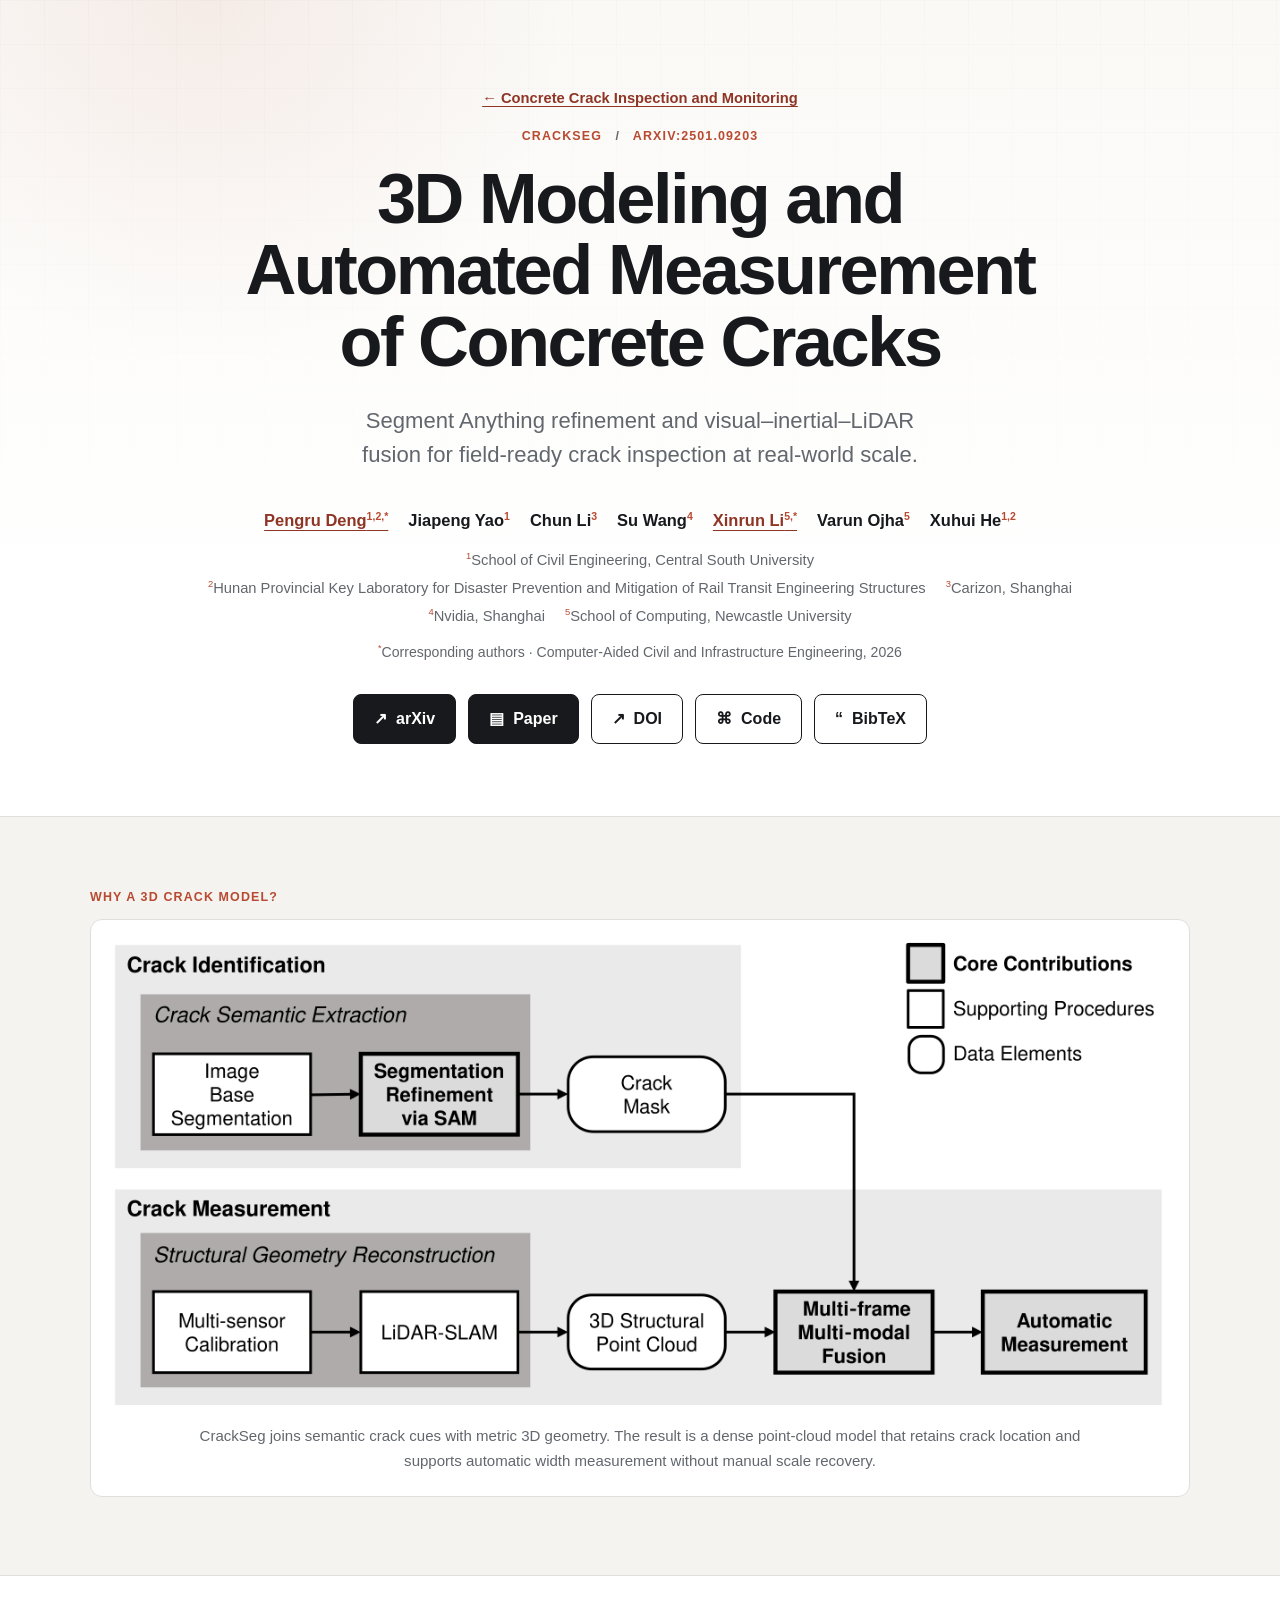
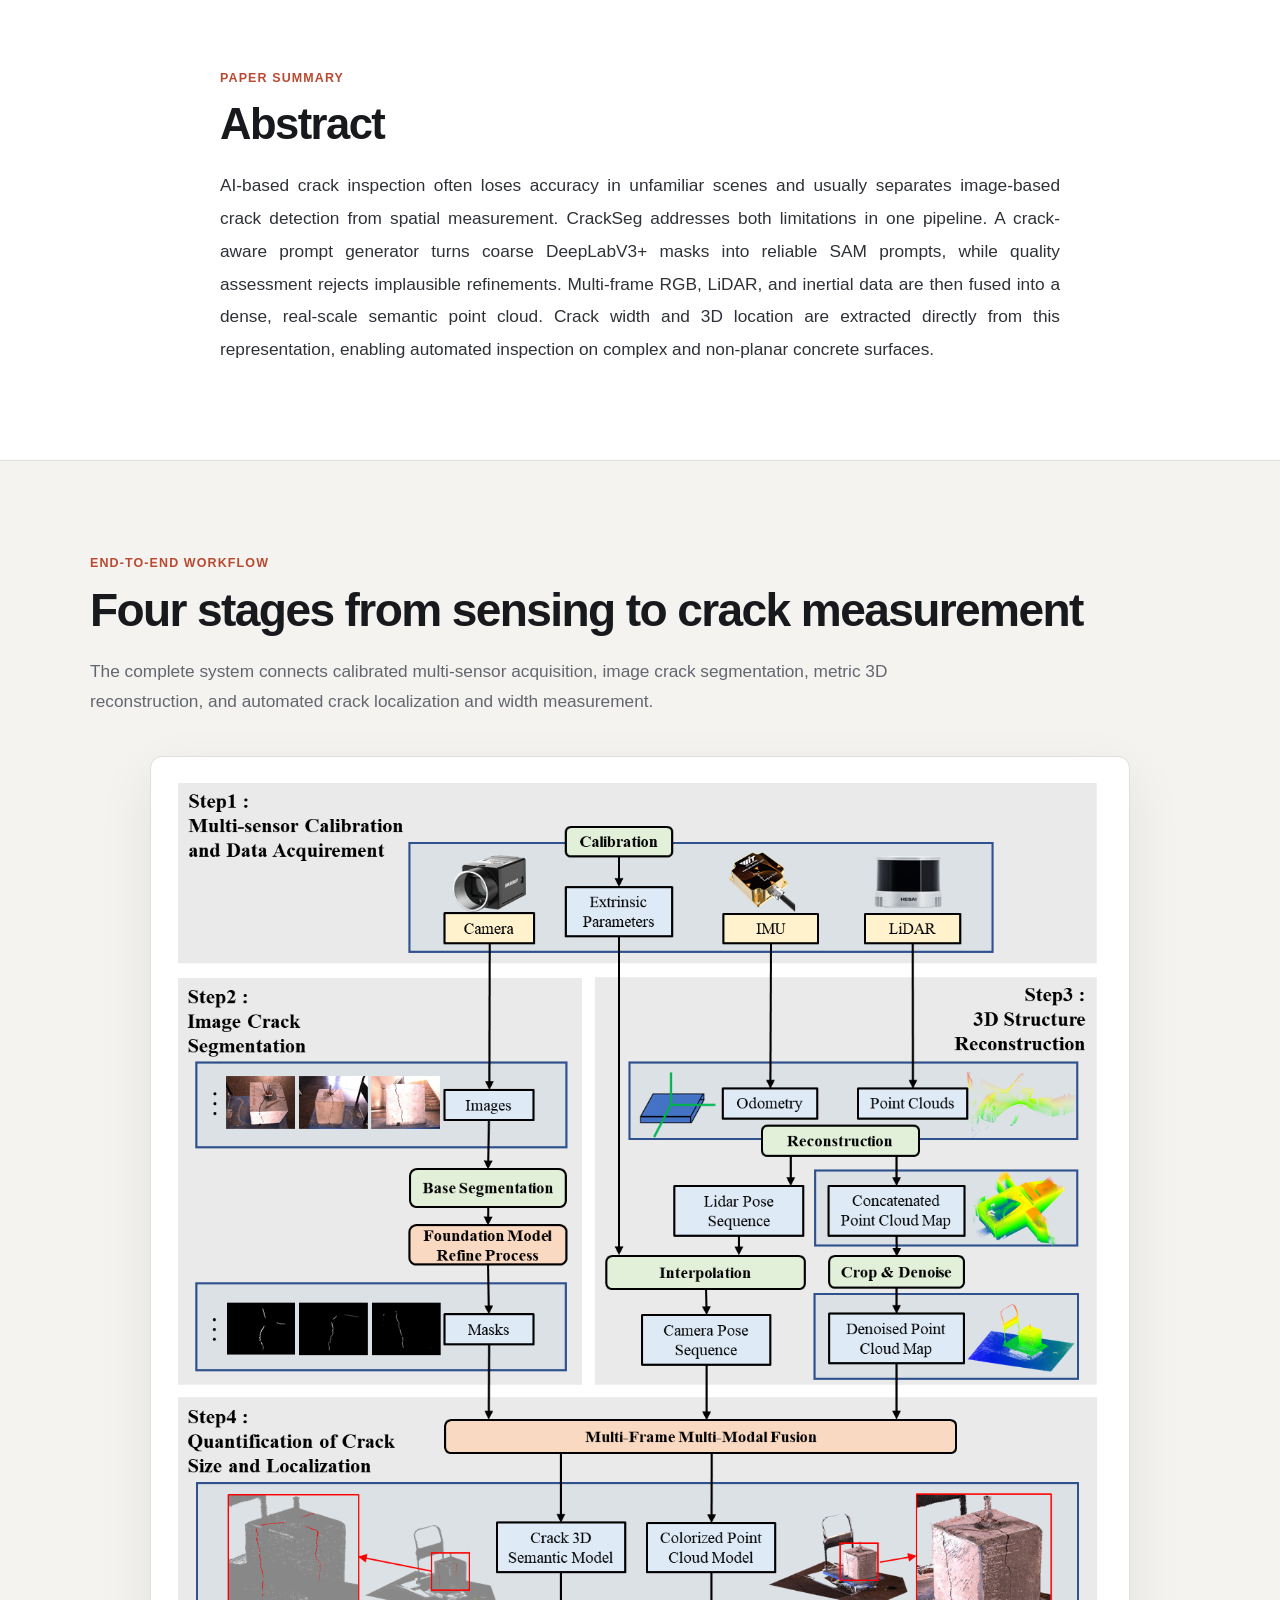
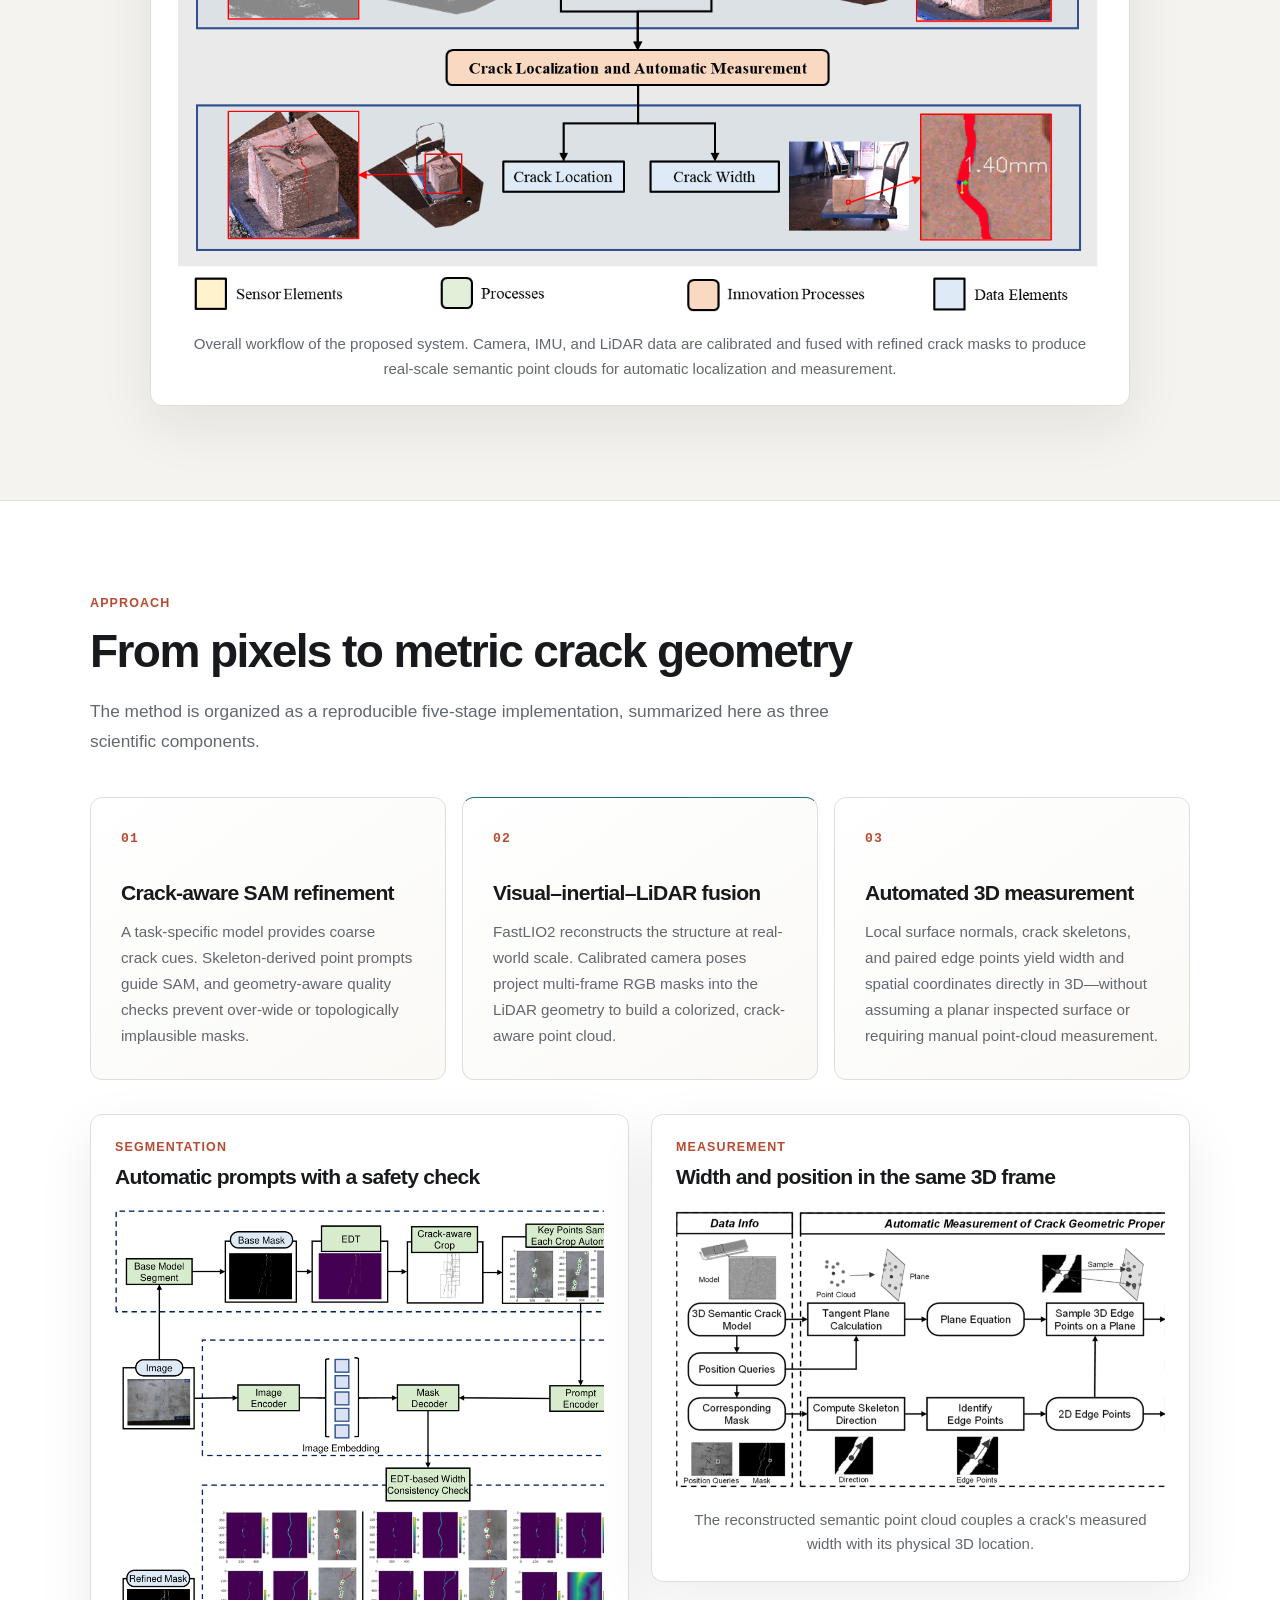
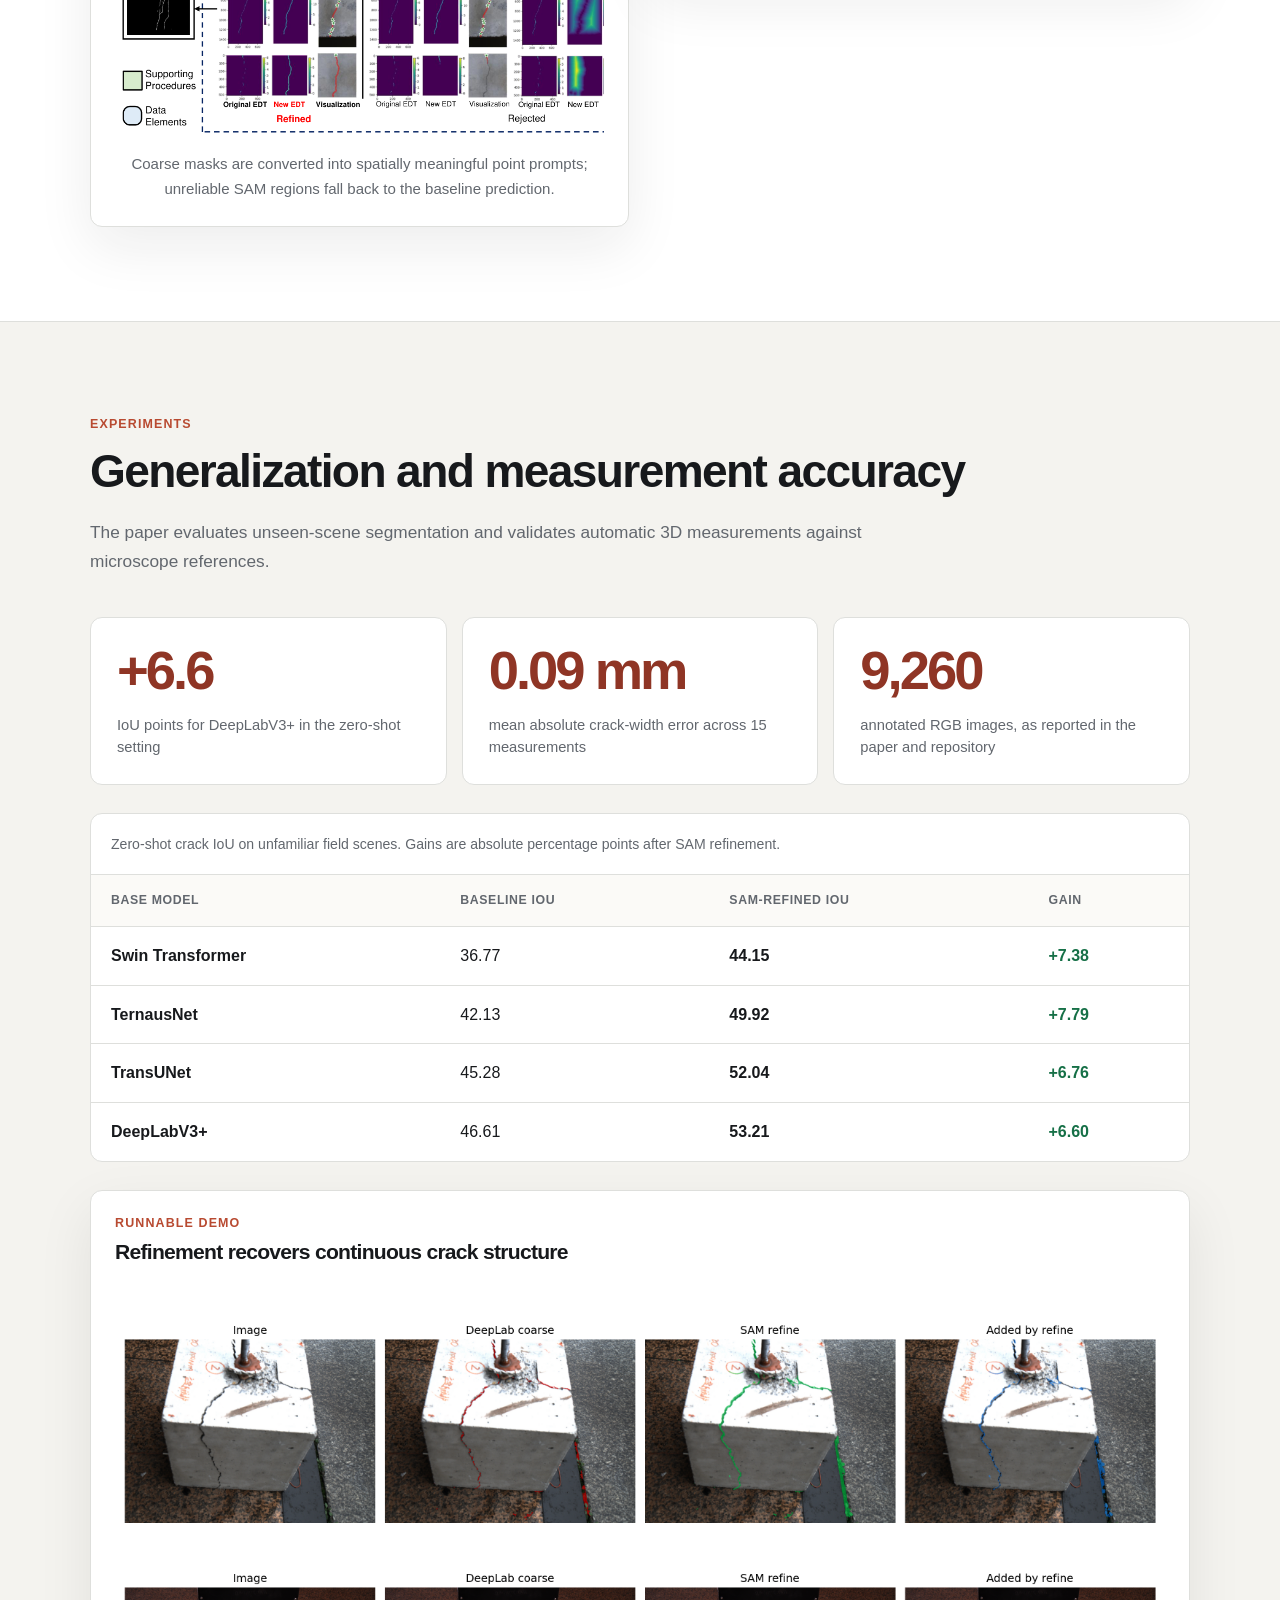
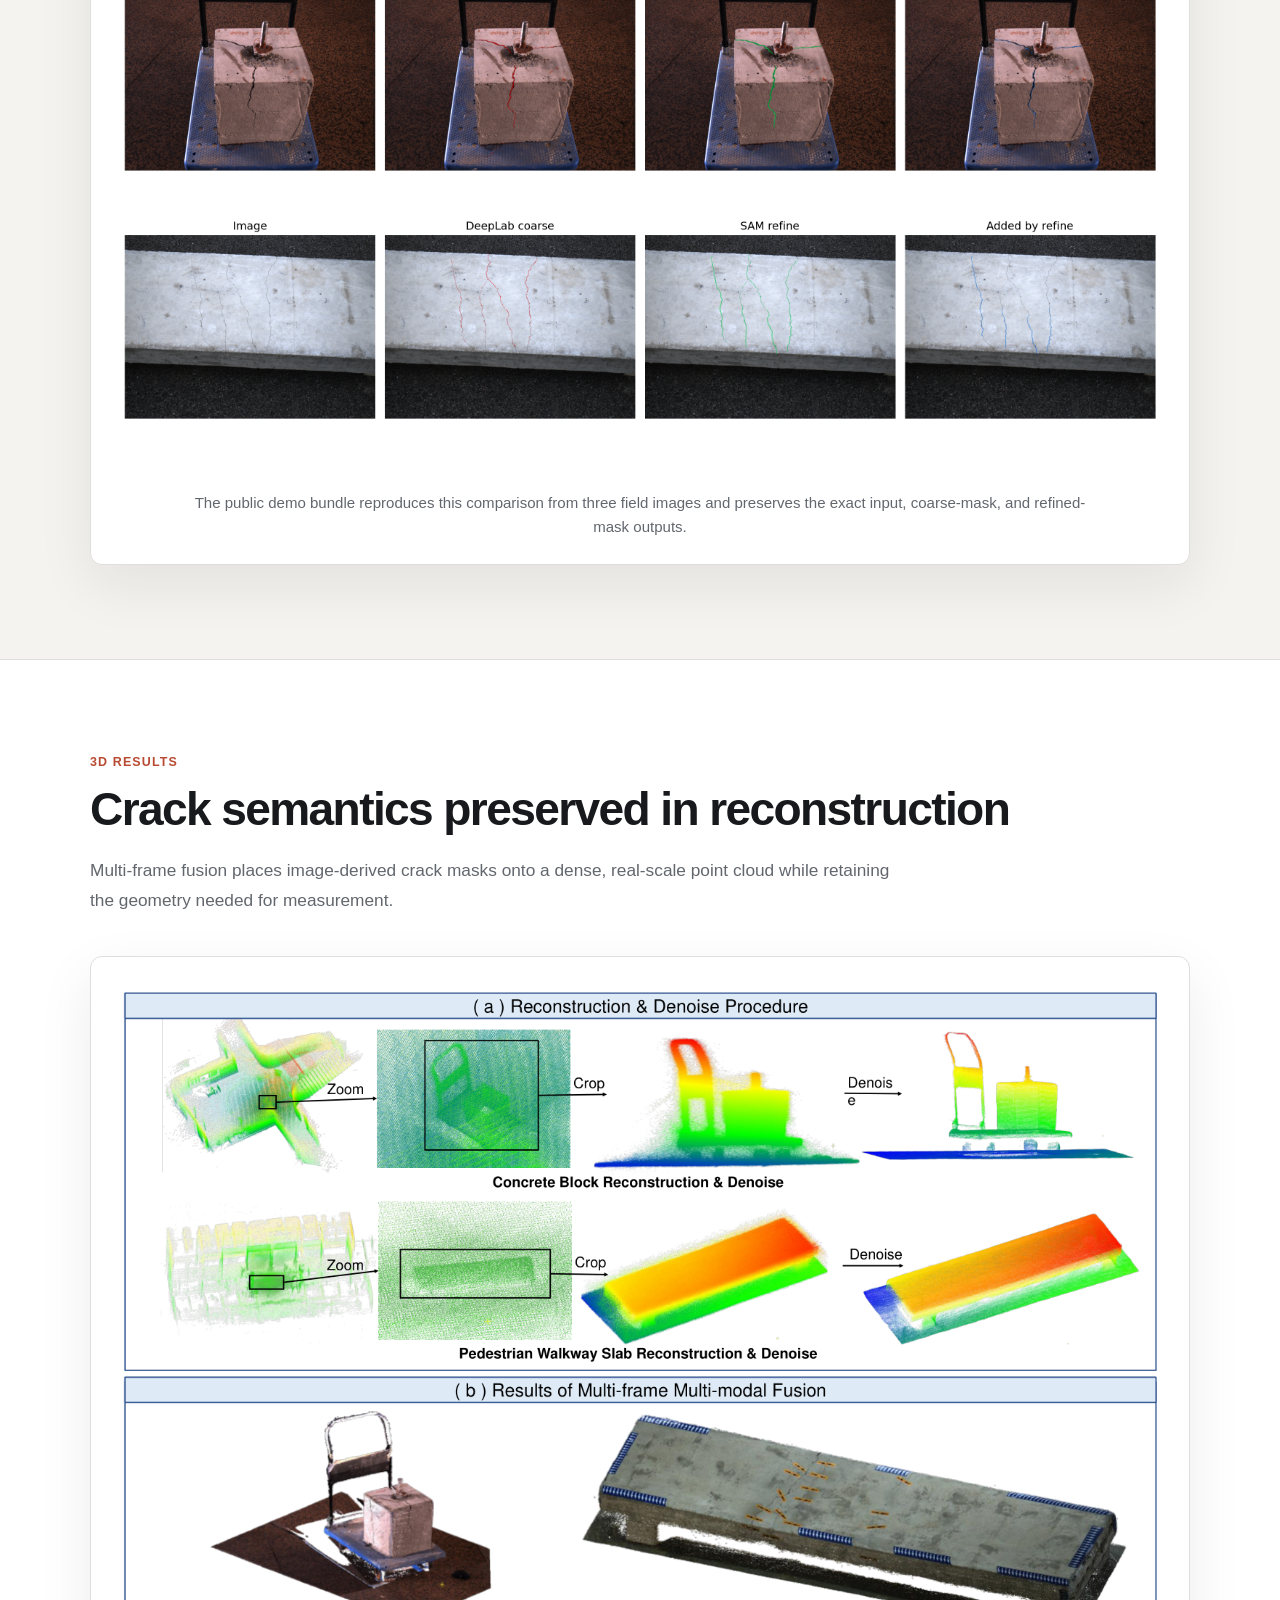
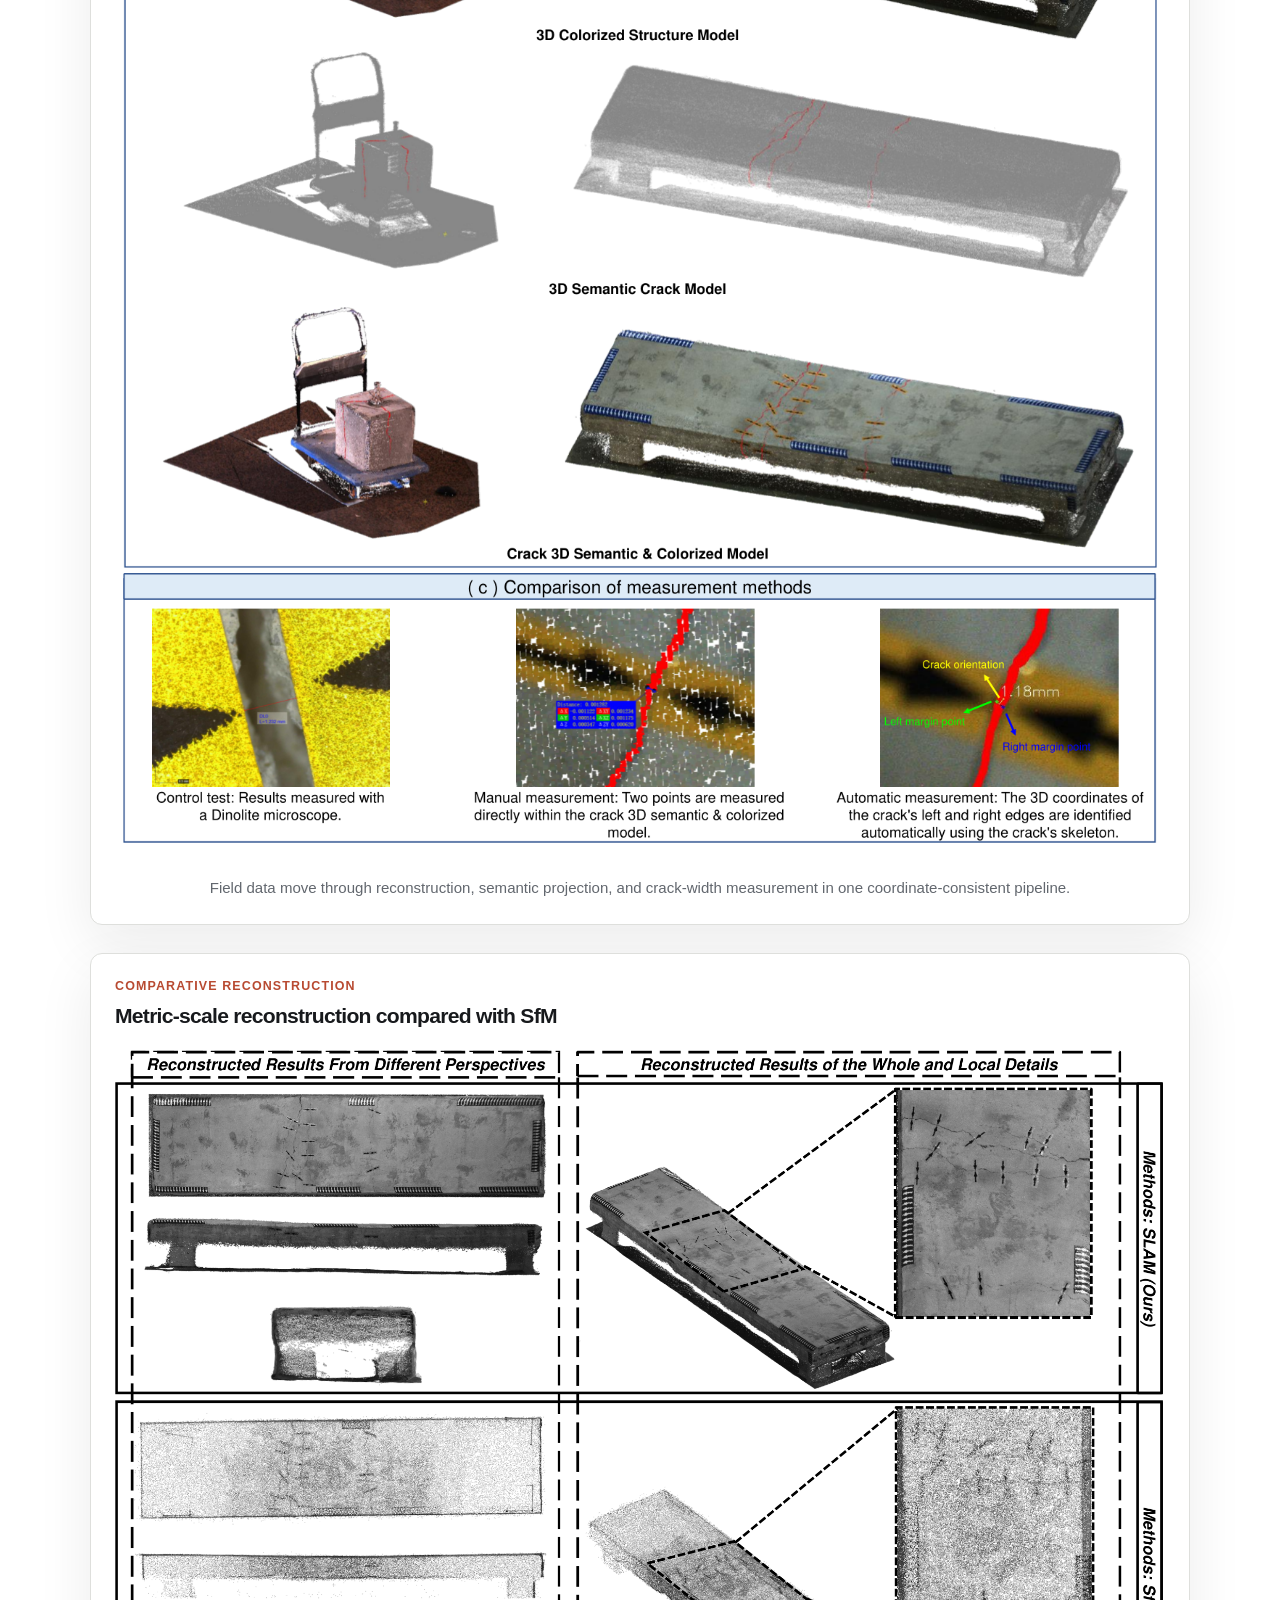
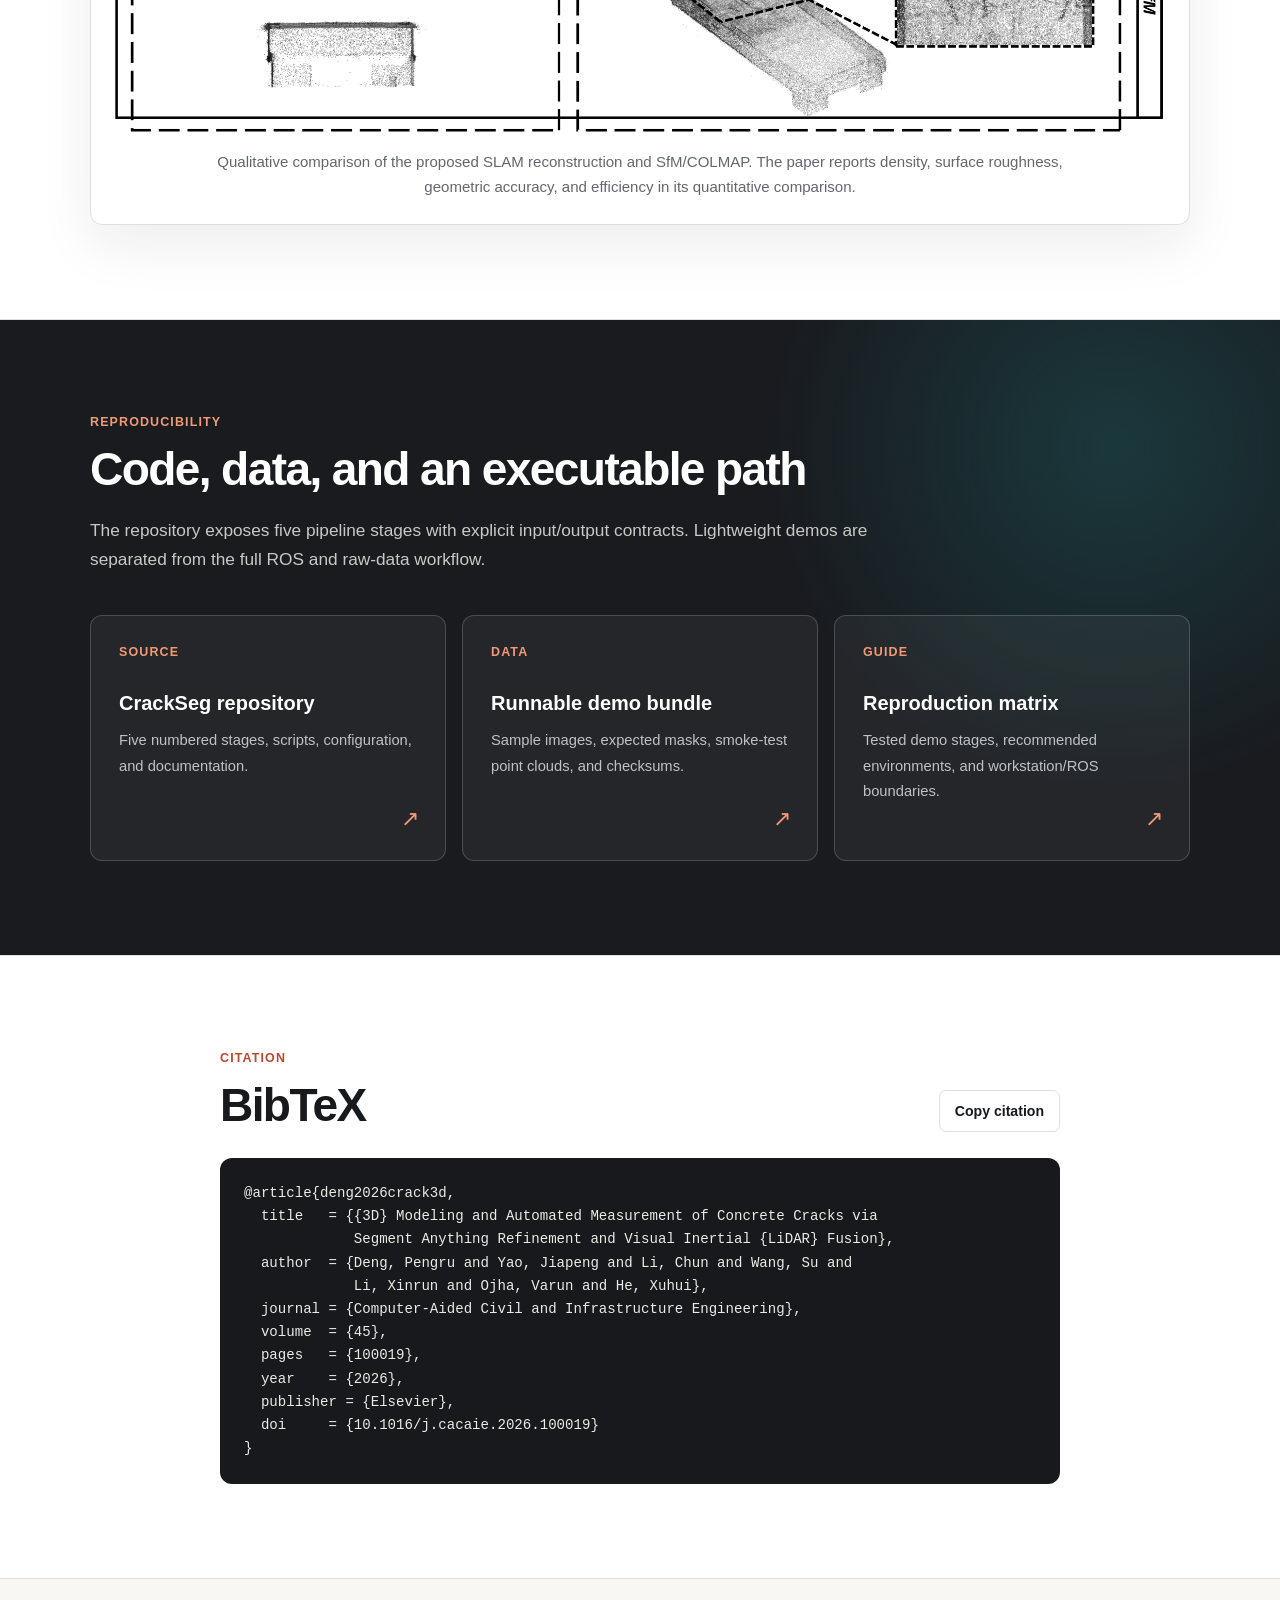
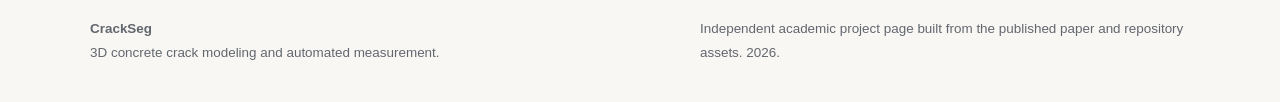
<file: site/measurement.html>
<!doctype html>
<html lang="en">
  <head>
    <meta charset="utf-8" />
    <meta name="viewport" content="width=device-width, initial-scale=1" />
    <meta
      name="description"
      content="CrackSeg combines crack-aware SAM refinement, visual-inertial-LiDAR fusion, and automated 3D crack-width measurement for field inspection."
    />
    <meta name="theme-color" content="#f7f5f1" />
    <meta name="color-scheme" content="light" />
    <link rel="canonical" href="https://xr-lee.github.io/CrackSeg/measurement.html" />
    <link rel="stylesheet" href="./assets/css/site.css" />
    <link rel="stylesheet" href="./assets/css/combined.css" />

    <meta property="og:type" content="article" />
    <meta property="og:site_name" content="CrackSeg" />
    <meta
      property="og:title"
      content="CrackSeg — 3D Modeling and Automated Measurement of Concrete Cracks"
    />
    <meta
      property="og:description"
      content="From field RGB, LiDAR, and IMU captures to semantically enriched 3D crack models and automated width measurements."
    />
    <meta property="og:url" content="https://xr-lee.github.io/CrackSeg/measurement.html" />
    <meta
      property="og:image"
      content="https://xr-lee.github.io/CrackSeg/assets/images/segmentation-demo.png"
    />
    <meta name="twitter:card" content="summary_large_image" />

    <title>CrackSeg — 3D Concrete Crack Modeling and Measurement</title>

    <script type="application/ld+json">
      {
        "@context": "https://schema.org",
        "@type": "ScholarlyArticle",
        "headline": "3D Modeling and Automated Measurement of Concrete Cracks via Segment Anything Refinement and Visual Inertial LiDAR Fusion",
        "author": [
          { "@type": "Person", "name": "Pengru Deng" },
          { "@type": "Person", "name": "Jiapeng Yao" },
          { "@type": "Person", "name": "Chun Li" },
          { "@type": "Person", "name": "Su Wang" },
          { "@type": "Person", "name": "Xinrun Li" },
          { "@type": "Person", "name": "Varun Ojha" },
          { "@type": "Person", "name": "Xuhui He" }
        ],
        "datePublished": "2026",
        "identifier": [
          "arXiv:2501.09203",
          "https://doi.org/10.1016/j.cacaie.2026.100019"
        ],
        "isPartOf": {
          "@type": "Periodical",
          "name": "Computer-Aided Civil and Infrastructure Engineering"
        },
        "url": "https://xr-lee.github.io/CrackSeg/measurement.html"
      }
    </script>
  </head>

  <body>
    <a class="skip-link" href="#main-content">Skip to content</a>

    <header class="hero">
      <div class="hero-grid" aria-hidden="true"></div>
      <div class="container hero-inner">
        <p class="study-parent"><a href="./index.html#measurement">← Concrete Crack Inspection and Monitoring</a></p>
        <p class="eyebrow">CRACKSEG <span>/</span> ARXIV:2501.09203</p>
        <h1>3D Modeling and Automated Measurement of Concrete Cracks</h1>
        <p class="hero-subtitle">
          Segment Anything refinement and visual–inertial–LiDAR fusion for
          field-ready crack inspection at real-world scale.
        </p>

        <div class="authors" aria-label="Authors">
          <a href="mailto:pengrudeng@csu.edu.cn">Pengru Deng<sup>1,2,*</sup></a>
          <span>Jiapeng Yao<sup>1</sup></span>
          <span>Chun Li<sup>3</sup></span>
          <span>Su Wang<sup>4</sup></span>
          <a href="mailto:xinrun.li@ncl.ac.uk">Xinrun Li<sup>5,*</sup></a>
          <span>Varun Ojha<sup>5</sup></span>
          <span>Xuhui He<sup>1,2</sup></span>
        </div>

        <div class="affiliations" aria-label="Affiliations">
          <span><sup>1</sup>School of Civil Engineering, Central South University</span>
          <span><sup>2</sup>Hunan Provincial Key Laboratory for Disaster Prevention and Mitigation of Rail Transit Engineering Structures</span>
          <span><sup>3</sup>Carizon, Shanghai</span>
          <span><sup>4</sup>Nvidia, Shanghai</span>
          <span><sup>5</sup>School of Computing, Newcastle University</span>
        </div>
        <p class="correspondence">
          <sup>*</sup>Corresponding authors · Computer-Aided Civil and
          Infrastructure Engineering, 2026
        </p>

        <nav class="paper-links" aria-label="Paper links">
          <a
            class="button button-dark"
            href="https://arxiv.org/abs/2501.09203"
            target="_blank"
            rel="noopener noreferrer"
          >
            <span aria-hidden="true">↗</span> arXiv
            <span class="sr-only"> (opens in a new tab)</span>
          </a>
          <a
            class="button button-dark"
            href="https://www.sciencedirect.com/science/article/pii/S1093968726025995"
            target="_blank"
            rel="noopener noreferrer"
          >
            <span aria-hidden="true">▤</span> Paper
            <span class="sr-only"> (opens in a new tab)</span>
          </a>
          <a
            class="button button-outline"
            href="https://doi.org/10.1016/j.cacaie.2026.100019"
            target="_blank"
            rel="noopener noreferrer"
          >
            <span aria-hidden="true">↗</span> DOI
            <span class="sr-only"> (opens in a new tab)</span>
          </a>
          <a
            class="button button-outline"
            href="https://github.com/XR-Lee/CrackSeg"
            target="_blank"
            rel="noopener noreferrer"
          >
            <span aria-hidden="true">⌘</span> Code
            <span class="sr-only"> (opens in a new tab)</span>
          </a>
          <a class="button button-outline" href="#bibtex">
            <span aria-hidden="true">“</span> BibTeX
          </a>
        </nav>
      </div>
    </header>

    <main id="main-content">
      <section class="teaser section-soft" aria-labelledby="overview-title">
        <div class="container-wide">
          <p class="section-kicker">WHY A 3D CRACK MODEL?</p>
          <h2 id="overview-title" class="sr-only">CrackSeg overview</h2>
          <figure class="figure-card figure-card-plain">
            <div
              class="figure-scroll"
              tabindex="0"
              aria-label="CrackSeg pipeline overview, horizontally scrollable on small screens"
            >
              <img
                src="./assets/images/pipeline-overview.png"
                alt="CrackSeg pipeline from structural imagery through segmentation, LiDAR reconstruction, multimodal fusion, and automatic measurement."
                width="1178"
                height="519"
                decoding="async"
              />
            </div>
            <figcaption>
              CrackSeg joins semantic crack cues with metric 3D geometry. The result
              is a dense point-cloud model that retains crack location and supports
              automatic width measurement without manual scale recovery.
            </figcaption>
          </figure>
        </div>
      </section>

      <section class="section abstract-section" aria-labelledby="abstract-title">
        <div class="container-reading">
          <p class="section-kicker">PAPER SUMMARY</p>
          <h2 id="abstract-title">Abstract</h2>
          <p class="abstract-copy">
            AI-based crack inspection often loses accuracy in unfamiliar scenes and
            usually separates image-based crack detection from spatial measurement.
            CrackSeg addresses both limitations in one pipeline. A crack-aware prompt
            generator turns coarse DeepLabV3+ masks into reliable SAM prompts, while
            quality assessment rejects implausible refinements. Multi-frame RGB,
            LiDAR, and inertial data are then fused into a dense, real-scale semantic
            point cloud. Crack width and 3D location are extracted directly from this
            representation, enabling automated inspection on complex and non-planar
            concrete surfaces.
          </p>
        </div>
      </section>

      <section class="section section-soft workflow-section" aria-labelledby="workflow-title">
        <div class="container-wide">
          <p class="section-kicker">END-TO-END WORKFLOW</p>
          <h2 id="workflow-title">Four stages from sensing to crack measurement</h2>
          <p class="section-lead">
            The complete system connects calibrated multi-sensor acquisition,
            image crack segmentation, metric 3D reconstruction, and automated
            crack localization and width measurement.
          </p>

          <figure class="figure-card workflow-figure">
            <div
              class="figure-scroll figure-scroll-workflow"
              tabindex="0"
              aria-label="Overall CrackSeg workflow, horizontally scrollable on small screens"
            >
              <img
                src="./assets/images/overall-workflow.png"
                alt="Four-stage CrackSeg workflow covering multi-sensor calibration and data acquisition, image crack segmentation, 3D structure reconstruction, multimodal fusion, crack localization, and automatic width measurement."
                width="1327"
                height="1616"
                loading="lazy"
                decoding="async"
              />
            </div>
            <figcaption>
              Overall workflow of the proposed system. Camera, IMU, and LiDAR data
              are calibrated and fused with refined crack masks to produce
              real-scale semantic point clouds for automatic localization and
              measurement.
            </figcaption>
          </figure>
        </div>
      </section>

      <section class="section method-section" aria-labelledby="method-title">
        <div class="container-wide">
          <p class="section-kicker">APPROACH</p>
          <h2 id="method-title">From pixels to metric crack geometry</h2>
          <p class="section-lead">
            The method is organized as a reproducible five-stage implementation,
            summarized here as three scientific components.
          </p>

          <div class="method-grid">
            <article class="method-card">
              <span class="method-index">01</span>
              <h3>Crack-aware SAM refinement</h3>
              <p>
                A task-specific model provides coarse crack cues. Skeleton-derived
                point prompts guide SAM, and geometry-aware quality checks prevent
                over-wide or topologically implausible masks.
              </p>
            </article>
            <article class="method-card">
              <span class="method-index">02</span>
              <h3>Visual–inertial–LiDAR fusion</h3>
              <p>
                FastLIO2 reconstructs the structure at real-world scale. Calibrated
                camera poses project multi-frame RGB masks into the LiDAR geometry to
                build a colorized, crack-aware point cloud.
              </p>
            </article>
            <article class="method-card">
              <span class="method-index">03</span>
              <h3>Automated 3D measurement</h3>
              <p>
                Local surface normals, crack skeletons, and paired edge points yield
                width and spatial coordinates directly in 3D—without assuming a
                planar inspected surface or requiring manual point-cloud measurement.
              </p>
            </article>
          </div>

          <div class="figure-pair">
            <figure class="figure-card">
              <p class="figure-label">SEGMENTATION</p>
              <h3>Automatic prompts with a safety check</h3>
              <div
                class="figure-scroll figure-scroll-tall"
                tabindex="0"
                aria-label="SAM refinement workflow, horizontally scrollable on small screens"
              >
                <img
                  src="./assets/images/sam-refinement.png"
                  alt="Workflow showing crack-aware prompt generation, SAM inference, and segmentation quality assessment."
                  width="1071"
                  height="968"
                  loading="lazy"
                  decoding="async"
                />
              </div>
              <figcaption>
                Coarse masks are converted into spatially meaningful point prompts;
                unreliable SAM regions fall back to the baseline prediction.
              </figcaption>
            </figure>

            <figure class="figure-card">
              <p class="figure-label">MEASUREMENT</p>
              <h3>Width and position in the same 3D frame</h3>
              <div
                class="figure-scroll"
                tabindex="0"
                aria-label="3D crack-width measurement workflow, horizontally scrollable on small screens"
              >
                <img
                  src="./assets/images/width-workflow.png"
                  alt="Workflow for localizing and measuring crack width from a semantic 3D point cloud."
                  width="1264"
                  height="491"
                  loading="lazy"
                  decoding="async"
                />
              </div>
              <figcaption>
                The reconstructed semantic point cloud couples a crack's measured
                width with its physical 3D location.
              </figcaption>
            </figure>
          </div>
        </div>
      </section>

      <section class="section section-soft results-section" aria-labelledby="results-title">
        <div class="container-wide">
          <p class="section-kicker">EXPERIMENTS</p>
          <h2 id="results-title">Generalization and measurement accuracy</h2>
          <p class="section-lead">
            The paper evaluates unseen-scene segmentation and validates automatic 3D
            measurements against microscope references.
          </p>

          <div class="metrics" aria-label="Key results">
            <article class="metric-card">
              <strong>+6.6</strong>
              <span>IoU points for DeepLabV3+ in the zero-shot setting</span>
            </article>
            <article class="metric-card">
              <strong>0.09 mm</strong>
              <span>mean absolute crack-width error across 15 measurements</span>
            </article>
            <article class="metric-card">
              <strong>9,260</strong>
              <span>annotated RGB images, as reported in the paper and repository</span>
            </article>
          </div>

          <div
            class="table-wrap"
            tabindex="0"
            aria-label="Zero-shot segmentation results, horizontally scrollable"
          >
            <table>
              <caption>
                Zero-shot crack IoU on unfamiliar field scenes. Gains are absolute
                percentage points after SAM refinement.
              </caption>
              <thead>
                <tr>
                  <th scope="col">Base model</th>
                  <th scope="col">Baseline IoU</th>
                  <th scope="col">SAM-refined IoU</th>
                  <th scope="col">Gain</th>
                </tr>
              </thead>
              <tbody>
                <tr>
                  <th scope="row">Swin Transformer</th>
                  <td>36.77</td>
                  <td><strong>44.15</strong></td>
                  <td class="gain">+7.38</td>
                </tr>
                <tr>
                  <th scope="row">TernausNet</th>
                  <td>42.13</td>
                  <td><strong>49.92</strong></td>
                  <td class="gain">+7.79</td>
                </tr>
                <tr>
                  <th scope="row">TransUNet</th>
                  <td>45.28</td>
                  <td><strong>52.04</strong></td>
                  <td class="gain">+6.76</td>
                </tr>
                <tr>
                  <th scope="row">DeepLabV3+</th>
                  <td>46.61</td>
                  <td><strong>53.21</strong></td>
                  <td class="gain">+6.60</td>
                </tr>
              </tbody>
            </table>
          </div>

          <figure class="figure-card result-figure">
            <p class="figure-label">RUNNABLE DEMO</p>
            <h3>Refinement recovers continuous crack structure</h3>
            <div
              class="figure-scroll"
              tabindex="0"
              aria-label="Segmentation demo comparison, horizontally scrollable on small screens"
            >
              <img
                src="./assets/images/segmentation-demo.png"
                alt="Three field examples comparing input images, coarse DeepLab masks, SAM-refined masks, and pixels recovered by refinement."
                width="2880"
                height="2160"
                loading="lazy"
                decoding="async"
              />
            </div>
            <figcaption>
              The public demo bundle reproduces this comparison from three field
              images and preserves the exact input, coarse-mask, and refined-mask
              outputs.
            </figcaption>
          </figure>
        </div>
      </section>

      <section class="section qualitative-section" aria-labelledby="qualitative-title">
        <div class="container-wide">
          <p class="section-kicker">3D RESULTS</p>
          <h2 id="qualitative-title">Crack semantics preserved in reconstruction</h2>
          <p class="section-lead">
            Multi-frame fusion places image-derived crack masks onto a dense,
            real-scale point cloud while retaining the geometry needed for
            measurement.
          </p>

          <figure id="reconstruction-results" class="figure-card feature-figure">
            <div
              class="figure-scroll"
              tabindex="0"
              aria-label="Reconstruction and measurement results, horizontally scrollable on small screens"
            >
              <img
                src="./assets/images/reconstruction-results.png"
                alt="Structural reconstruction, crack semantic fusion, and automatic crack-width measurement results."
                width="1448"
                height="2037"
                loading="lazy"
                decoding="async"
              />
            </div>
            <figcaption>
              Field data move through reconstruction, semantic projection, and
              crack-width measurement in one coordinate-consistent pipeline.
            </figcaption>
          </figure>

          <figure class="figure-card feature-figure">
            <p class="figure-label">COMPARATIVE RECONSTRUCTION</p>
            <h3>Metric-scale reconstruction compared with SfM</h3>
            <div
              class="figure-scroll"
              tabindex="0"
              aria-label="3D reconstruction comparison, horizontally scrollable on small screens"
            >
              <img
                src="./assets/images/reconstruction-comparison.png"
                alt="Comparison between the proposed LiDAR-image fusion reconstruction and an SfM-based approach."
                width="2035"
                height="1324"
                loading="lazy"
                decoding="async"
              />
            </div>
            <figcaption>
              Qualitative comparison of the proposed SLAM reconstruction and
              SfM/COLMAP. The paper reports density, surface roughness, geometric
              accuracy, and efficiency in its quantitative comparison.
            </figcaption>
          </figure>
        </div>
      </section>

      <section class="section section-dark resources-section" aria-labelledby="resources-title">
        <div class="container-wide">
          <p class="section-kicker section-kicker-light">REPRODUCIBILITY</p>
          <h2 id="resources-title">Code, data, and an executable path</h2>
          <p class="section-lead section-lead-light">
            The repository exposes five pipeline stages with explicit input/output
            contracts. Lightweight demos are separated from the full ROS and raw-data
            workflow.
          </p>

          <div class="resource-grid">
            <a
              class="resource-card"
              href="https://github.com/XR-Lee/CrackSeg"
              target="_blank"
              rel="noopener noreferrer"
            >
              <span class="resource-overline">SOURCE</span>
              <strong>CrackSeg repository</strong>
              <span>Five numbered stages, scripts, configuration, and documentation.</span>
              <span class="resource-arrow" aria-hidden="true">↗</span>
              <span class="sr-only">Opens in a new tab.</span>
            </a>
            <a
              class="resource-card"
              href="https://drive.google.com/drive/folders/1gFtSRWuKS7C0BrCifCmJpb7bshKcNFeG"
              target="_blank"
              rel="noopener noreferrer"
            >
              <span class="resource-overline">DATA</span>
              <strong>Runnable demo bundle</strong>
              <span>Sample images, expected masks, smoke-test point clouds, and checksums.</span>
              <span class="resource-arrow" aria-hidden="true">↗</span>
              <span class="sr-only">Opens in a new tab.</span>
            </a>
            <a
              class="resource-card"
              href="https://github.com/XR-Lee/CrackSeg/blob/main/docs/REPRODUCIBILITY.md"
              target="_blank"
              rel="noopener noreferrer"
            >
              <span class="resource-overline">GUIDE</span>
              <strong>Reproduction matrix</strong>
              <span>Tested demo stages, recommended environments, and workstation/ROS boundaries.</span>
              <span class="resource-arrow" aria-hidden="true">↗</span>
              <span class="sr-only">Opens in a new tab.</span>
            </a>
          </div>
        </div>
      </section>

      <section id="bibtex" class="section bibtex-section" aria-labelledby="bibtex-title">
        <div class="container-reading">
          <div class="bibtex-heading">
            <div>
              <p class="section-kicker">CITATION</p>
              <h2 id="bibtex-title">BibTeX</h2>
            </div>
            <button class="copy-button" type="button" data-copy-target="citation-code">
              <span class="copy-label" role="status" aria-live="polite">Copy citation</span>
            </button>
          </div>
          <pre><code id="citation-code">@article{deng2026crack3d,
  title   = {{3D} Modeling and Automated Measurement of Concrete Cracks via
             Segment Anything Refinement and Visual Inertial {LiDAR} Fusion},
  author  = {Deng, Pengru and Yao, Jiapeng and Li, Chun and Wang, Su and
             Li, Xinrun and Ojha, Varun and He, Xuhui},
  journal = {Computer-Aided Civil and Infrastructure Engineering},
  volume  = {45},
  pages   = {100019},
  year    = {2026},
  publisher = {Elsevier},
  doi     = {10.1016/j.cacaie.2026.100019}
}</code></pre>
        </div>
      </section>
    </main>

    <footer>
      <div class="container-wide footer-inner">
        <p>
          <strong>CrackSeg</strong><br />
          3D concrete crack modeling and automated measurement.
        </p>
        <p>
          Independent academic project page built from the published paper and
          repository assets. <span id="copyright-year">2026</span>.
        </p>
      </div>
    </footer>

    <script src="./assets/js/site.js" defer></script>
  </body>
</html>
</file>
<file: static/css/index.css>
:root {
  --ink: #202421;
  --muted: #626b65;
  --line: #d9ddd9;
  --line-strong: #b9c0ba;
  --soft: #f3f5f2;
  --paper: #ffffff;
  --concrete: #e6e9e5;
  --accent: #b88a00;
  --accent-dark: #795b00;
  --growth: #4f9f35;
  --growth-soft: #e8f3e4;
  --new-growth: #edc319;
  --signal: #c74840;
  --blue: #326b88;
}

* {
  box-sizing: border-box;
}

html {
  scroll-behavior: smooth;
  scroll-padding-top: 72px;
}

body {
  min-width: 320px;
  margin: 0;
  overflow-x: hidden;
  color: var(--ink);
  background: var(--paper);
  font-family: 'DM Sans', sans-serif;
  font-size: 16px;
  line-height: 1.7;
}

a {
  color: var(--accent-dark);
  text-underline-offset: 0.18em;
}

a:hover {
  color: var(--accent);
}

img {
  display: block;
  max-width: 100%;
  height: auto;
}

figure,
.content figure {
  margin: 0;
}

.container,
.container > *,
.section-heading,
.method-grid > *,
.contribution-grid > *,
.metric-grid > *,
.result-analysis-grid > *,
.results-table-grid > *,
.dataset-visuals > *,
.case-study > *,
.limitations-layout > * {
  min-width: 0;
}

.site-nav {
  position: sticky;
  top: 0;
  z-index: 20;
  border-bottom: 1px solid rgba(217, 221, 217, 0.9);
  background: rgba(255, 255, 255, 0.94);
  backdrop-filter: blur(12px);
}

.nav-inner {
  display: flex;
  min-height: 58px;
  align-items: center;
  justify-content: space-between;
  padding: 0 1.5rem;
}

.site-brand {
  display: inline-flex;
  align-items: center;
  gap: 0.65rem;
  color: var(--ink);
  font-size: 0.9rem;
  font-weight: 700;
  text-decoration: none;
}

.site-brand:hover {
  color: var(--ink);
}

.brand-mark {
  position: relative;
  width: 24px;
  height: 24px;
  border: 1px solid var(--line-strong);
  background: var(--soft);
}

.brand-mark::before,
.brand-mark::after {
  position: absolute;
  content: '';
}

.brand-mark::before {
  top: 3px;
  bottom: 3px;
  left: 11px;
  width: 2px;
  background: var(--signal);
  transform: rotate(18deg);
}

.brand-mark::after {
  right: 4px;
  bottom: 5px;
  width: 12px;
  height: 2px;
  background: var(--new-growth);
  transform: rotate(-12deg);
}

.nav-links {
  display: flex;
  gap: 1.5rem;
  align-items: center;
}

.nav-links a {
  color: var(--muted);
  font-size: 0.82rem;
  font-weight: 600;
  text-decoration: none;
}

.nav-links a:hover,
.nav-links a:focus-visible {
  color: var(--ink);
}

.publication-header {
  padding: 4.75rem 1.5rem 3.75rem;
  border-bottom: 1px solid var(--line);
  text-align: center;
}

.project-mark,
.eyebrow,
.figure-kicker {
  margin: 0 0 0.85rem;
  color: var(--accent-dark);
  font-size: 0.76rem;
  font-weight: 700;
  letter-spacing: 0;
  text-transform: uppercase;
}

.project-mark span {
  padding: 0 0.45rem;
  color: var(--signal);
}

.publication-title,
.title,
.dataset-figure h3,
.analysis-figure h3,
.case-copy h3,
.project-note h2 {
  color: var(--ink);
  font-family: 'Source Serif 4', serif;
  letter-spacing: 0;
}

.publication-title {
  max-width: 1050px;
  margin: 0 auto;
  font-size: 3.5rem;
  font-weight: 600;
  line-height: 1.08;
}

.publication-summary {
  max-width: 790px;
  margin: 1.5rem auto 1.7rem;
  color: var(--muted);
  font-size: 1.15rem;
  line-height: 1.65;
}

.publication-authors,
.publication-affiliations {
  display: flex;
  flex-wrap: wrap;
  justify-content: center;
}

.publication-authors {
  gap: 0.3rem 1rem;
  font-weight: 600;
}

.publication-affiliations {
  gap: 0.2rem 1rem;
  margin-top: 0.35rem;
  color: var(--muted);
  font-size: 0.9rem;
}

.publication-links {
  display: flex;
  flex-wrap: wrap;
  gap: 0.65rem;
  justify-content: center;
  margin-top: 1.8rem;
}

.button.publication-button {
  min-width: 126px;
  height: 2.75rem;
  border: 1px solid var(--ink);
  border-radius: 6px;
  background: var(--ink);
  color: #fff;
  font-weight: 600;
  transition: background-color 160ms ease, border-color 160ms ease, color 160ms ease;
}

.button.publication-button:hover,
.button.publication-button:focus-visible {
  border-color: var(--accent-dark);
  background: var(--accent-dark);
  color: #fff;
}

.button.publication-button.is-secondary {
  border-color: var(--line-strong);
  background: #fff;
  color: var(--ink);
}

.button.publication-button.is-secondary:hover,
.button.publication-button.is-secondary:focus-visible {
  border-color: var(--accent-dark);
  color: var(--accent-dark);
}

.paper-figure {
  padding: 3.5rem 1.5rem 3.75rem;
  background: var(--soft);
}

.compact-heading {
  margin-bottom: 1.75rem;
}

.hero-figure img {
  width: 100%;
  border: 1px solid var(--line);
  background: #fff;
}

figcaption {
  max-width: 880px;
  margin: 1rem auto 0;
  color: var(--muted);
  font-size: 0.88rem;
  line-height: 1.6;
  text-align: center;
}

.section {
  padding: 5rem 1.5rem;
}

.reading-width {
  max-width: 850px !important;
}

.title.is-3 {
  margin: 0 0 1.1rem;
  font-size: 2.25rem;
  font-weight: 600;
  line-height: 1.18;
}

.section-heading {
  max-width: 780px;
  margin-bottom: 2.6rem;
}

.section-heading > p:last-child,
.case-copy > p:last-child,
.limitation-list p {
  color: var(--muted);
}

.abstract-copy {
  margin-top: 1.5rem;
  font-size: 1.03rem;
}

.abstract-copy p {
  line-height: 1.85;
}

.abstract-copy p + p {
  margin-top: 1.15rem;
}

.contribution-section {
  border-top: 1px solid var(--line);
  background: #fafbfa;
}

.contribution-grid,
.method-grid {
  display: grid;
  grid-template-columns: repeat(4, minmax(0, 1fr));
  gap: 1.35rem;
}

.contribution-item,
.method-item {
  padding-top: 1.15rem;
  border-top: 3px solid var(--new-growth);
}

.contribution-item h3,
.method-item h3,
.limitation-list h3 {
  margin: 0 0 0.55rem;
  color: var(--ink);
  font-size: 1rem;
  font-weight: 700;
  line-height: 1.35;
}

.contribution-item p,
.method-item p,
.limitation-list p {
  margin: 0;
  font-size: 0.9rem;
  line-height: 1.6;
}

.method-index {
  display: block;
  margin-bottom: 0.55rem;
  color: var(--signal);
  font-size: 0.76rem;
  font-weight: 700;
}

.method-section {
  border-top: 1px solid var(--line);
}

.method-figure,
.pipeline-figure {
  margin-bottom: 3.25rem;
  padding: 1.4rem;
  border: 1px solid var(--line);
  background: #fff;
}

.method-figure img,
.pipeline-figure img {
  width: 100%;
}

.method-grid {
  margin-bottom: 3.5rem;
}

.pipeline-figure {
  margin-bottom: 0;
}

.dataset-section,
.results-section {
  background: var(--soft);
}

.metric-grid {
  display: grid;
  grid-template-columns: repeat(3, minmax(0, 1fr));
  gap: 1rem;
  margin-bottom: 3.25rem;
}

.metric-card {
  min-height: 150px;
  padding: 1.35rem 1.4rem;
  border: 1px solid var(--line);
  border-radius: 6px;
  background: #fff;
}

.metric-card strong {
  display: block;
  margin-bottom: 0.4rem;
  color: var(--accent-dark);
  font-family: 'Source Serif 4', serif;
  font-size: 2.55rem;
  font-weight: 600;
  line-height: 1;
}

.metric-card span {
  color: var(--muted);
  font-size: 0.9rem;
  line-height: 1.5;
}

.emphasis-card {
  border-top: 4px solid var(--growth);
}

.emphasis-card strong {
  color: var(--growth);
}

.dataset-visuals {
  display: grid;
  grid-template-columns: minmax(0, 0.8fr) minmax(0, 1.2fr);
  gap: 2rem;
  align-items: start;
  margin-bottom: 2.25rem;
}

.dataset-figure,
.analysis-figure {
  padding-top: 1.2rem;
  border-top: 3px solid var(--accent);
}

.dataset-figure h3,
.analysis-figure h3,
.case-copy h3 {
  margin: 0 0 1rem;
  font-size: 1.35rem;
  font-weight: 600;
  line-height: 1.3;
}

.image-frame {
  overflow: hidden;
  border: 1px solid var(--line);
  background: #fff;
}

.image-frame img {
  width: 100%;
}

.dataset-figure figcaption,
.analysis-figure figcaption {
  max-width: none;
  margin: 0.8rem 0 0;
  text-align: left;
}

.table-wrap {
  max-width: 100%;
  overflow-x: auto;
  border: 1px solid var(--line);
  border-radius: 6px;
  background: #fff;
}

.table-wrap:focus-visible,
.scroll-figure:focus-visible {
  outline: 3px solid rgba(184, 138, 0, 0.28);
  outline-offset: 3px;
}

.table {
  margin: 0;
  background: #fff;
  color: var(--ink);
}

.table caption {
  padding: 1rem 1.15rem;
  border-bottom: 1px solid var(--line);
  color: var(--muted);
  font-size: 0.82rem;
  text-align: left;
}

.table th {
  padding: 0.82rem 1rem;
  border-color: var(--line);
  background: #f8f9f8;
  color: #4e5650;
  font-size: 0.73rem;
  letter-spacing: 0;
  text-transform: uppercase;
  white-space: nowrap;
}

.table td {
  padding: 0.82rem 1rem;
  border-color: #e8ebe8;
  font-size: 0.86rem;
  vertical-align: middle;
}

.dataset-table {
  min-width: 760px;
}

.results-section {
  border-top: 1px solid var(--line);
}

.result-analysis-grid,
.results-table-grid {
  display: grid;
  grid-template-columns: repeat(2, minmax(0, 1fr));
  gap: 2rem;
  align-items: start;
}

.result-analysis-grid {
  margin-bottom: 3.5rem;
}

.chart-frame {
  background: #fff;
}

.results-table {
  min-width: 470px;
}

.results-table .ours td {
  background: var(--growth-soft);
}

.qualitative-section {
  border-top: 1px solid var(--line);
}

.case-gallery {
  display: grid;
  gap: 4.5rem;
}

.case-study {
  display: grid;
  grid-template-columns: 230px minmax(0, 1fr);
  gap: 2.5rem;
  align-items: start;
  padding-top: 1.5rem;
  border-top: 1px solid var(--line-strong);
}

.case-copy {
  position: sticky;
  top: 88px;
}

.case-number {
  display: block;
  margin-bottom: 1.25rem;
  color: var(--signal);
  font-family: 'Source Serif 4', serif;
  font-size: 2.4rem;
  font-weight: 600;
  line-height: 1;
}

.case-image {
  border: 1px solid var(--line);
  background: #fff;
}

.case-image img {
  width: 100%;
}

.ablation-section {
  border-top: 1px solid var(--line);
  background: #fafbfa;
}

.limitations-section {
  border-top: 1px solid var(--line);
}

.limitations-layout {
  display: grid;
  grid-template-columns: minmax(0, 0.8fr) minmax(0, 1.2fr);
  gap: 4rem;
  align-items: start;
}

.limitation-list {
  display: grid;
  gap: 1.5rem;
}

.limitation-list article {
  padding-top: 1rem;
  border-top: 3px solid var(--signal);
}

.project-note-section {
  padding-top: 3rem;
  padding-bottom: 3rem;
  border-top: 1px solid var(--line);
  background: var(--soft);
}

.project-note {
  max-width: 900px !important;
}

.project-note h2 {
  margin: 0 0 0.35rem;
  font-size: 1.2rem;
  font-weight: 600;
}

.project-note p {
  margin: 0;
  color: var(--muted);
  font-size: 0.9rem;
}

.footer {
  padding: 2.5rem 1.5rem;
  border-top: 1px solid var(--line);
  background: #fff;
}

.footer-content {
  display: flex;
  flex-wrap: wrap;
  gap: 0.5rem 2rem;
  justify-content: space-between;
  color: var(--muted);
  font-size: 0.8rem;
}

.footer-content p {
  max-width: 520px;
  margin: 0;
}

@media screen and (max-width: 900px) {
  .contribution-grid,
  .method-grid {
    grid-template-columns: repeat(2, minmax(0, 1fr));
  }

  .dataset-visuals,
  .limitations-layout {
    grid-template-columns: 1fr;
    gap: 2.5rem;
  }

  .case-study {
    grid-template-columns: 185px minmax(0, 1fr);
    gap: 1.75rem;
  }
}

@media screen and (max-width: 768px) {
  html {
    scroll-padding-top: 58px;
  }

  .nav-inner {
    padding-right: 1.25rem;
    padding-left: 1.25rem;
  }

  .nav-links {
    gap: 1rem;
  }

  .nav-links a:nth-child(2),
  .nav-links a:nth-child(4) {
    display: none;
  }

  .publication-header {
    padding: 3.5rem 1.25rem 3rem;
  }

  .publication-title {
    font-size: 2.55rem;
    line-height: 1.12;
  }

  .publication-summary {
    font-size: 1.02rem;
  }

  .paper-figure,
  .section {
    padding-right: 1.25rem;
    padding-left: 1.25rem;
  }

  .paper-figure {
    padding-top: 2.75rem;
    padding-bottom: 3rem;
  }

  .section {
    padding-top: 4rem;
    padding-bottom: 4rem;
  }

  .title.is-3 {
    font-size: 1.85rem;
  }

  .metric-grid {
    grid-template-columns: 1fr;
    gap: 0.8rem;
  }

  .metric-card {
    min-height: 0;
  }

  .result-analysis-grid,
  .results-table-grid {
    grid-template-columns: 1fr;
    gap: 2.75rem;
  }

  .case-study {
    grid-template-columns: 1fr;
    gap: 1.25rem;
  }

  .case-copy {
    position: static;
    max-width: 650px;
  }

  .case-number {
    margin-bottom: 0.85rem;
  }

  .scroll-figure {
    max-width: 100%;
    overflow-x: auto;
  }

  .method-figure img {
    width: 860px;
    max-width: none;
  }

  .pipeline-figure img {
    width: 1060px;
    max-width: none;
  }

  .method-figure figcaption,
  .pipeline-figure figcaption {
    min-width: 620px;
    text-align: left;
  }

  .footer-content {
    display: block;
  }

  .footer-content p + p {
    margin-top: 0.55rem;
  }
}

@media screen and (max-width: 520px) {
  .nav-links a {
    display: none;
  }

  .publication-title {
    font-size: 2.05rem;
  }

  .publication-links {
    display: grid;
    grid-template-columns: 1fr 1fr;
  }

  .button.publication-button {
    width: 100%;
    min-width: 0;
  }

  .button.publication-button.is-secondary {
    grid-column: 1 / -1;
  }

  .contribution-grid,
  .method-grid {
    grid-template-columns: 1fr;
  }

  .dataset-figure h3,
  .analysis-figure h3,
  .case-copy h3 {
    font-size: 1.2rem;
  }
}

@media (prefers-reduced-motion: reduce) {
  html {
    scroll-behavior: auto;
  }

  .button.publication-button {
    transition: none;
  }
}
</file>
<file: crack-evolution/assets/site.css>
:root{--ink:#24272d;--muted:#626770;--accent:#a84632;--accent-dark:#873622;--line:#dedfe1;--soft:#f5f5f4;--tint:#faf2ef;--white:#fff;--radius:12px;scroll-behavior:smooth;scroll-padding-top:90px;font-family:Inter,"Segoe UI",Arial,sans-serif;color:var(--ink);background:var(--white);font-synthesis:none}
*{box-sizing:border-box}body{margin:0;font-size:16px;line-height:1.7}a{color:var(--accent);text-decoration:none}a:hover{text-decoration:underline}button{font:inherit}button,a{-webkit-tap-highlight-color:transparent}button:focus-visible,a:focus-visible,summary:focus-visible{outline:3px solid var(--accent);outline-offset:5px}img{max-width:100%;height:auto;display:block}button{cursor:pointer}p{margin:0 0 1.1em}sup{font-size:.65em;line-height:0;vertical-align:super}.wrap{width:min(1120px,calc(100% - 64px));margin-inline:auto}.narrow{width:min(830px,calc(100% - 64px));margin-inline:auto}.section{padding-block:86px}.section-kicker,.eyebrow{color:var(--accent);font-size:12px;font-weight:700;letter-spacing:.14em;margin-bottom:14px}.section-kicker{text-transform:uppercase}.section-head{max-width:790px;margin-bottom:36px}h1,h2,h3{line-height:1.18;letter-spacing:-.035em;margin:0}h2{font-size:38px;font-weight:650;margin-bottom:19px}h3{font-size:23px;font-weight:650;margin-bottom:12px}.lead{font-size:22px;line-height:1.5;color:var(--ink)}.muted,.caption{color:var(--muted)}.caption{font-size:14px;line-height:1.6}.site-header{position:sticky;top:0;z-index:20;background:rgba(255,255,255,.96);border-bottom:1px solid var(--line);backdrop-filter:blur(14px)}.nav-wrap{max-width:1320px;margin:auto;padding:14px 32px;display:flex;align-items:center;justify-content:space-between;gap:30px}.wordmark{display:flex;gap:10px;align-items:center;color:var(--ink);font-size:15px;font-weight:650;white-space:nowrap}.mark{width:27px;height:27px;background:var(--accent);color:white;border-radius:6px;display:flex;align-items:center;justify-content:center;font-size:18px;line-height:1}.mark span{font-size:13px}.nav-wrap nav{display:flex;gap:27px;font-size:14px}.nav-wrap nav a{color:var(--muted)}.nav-wrap nav a:hover{color:var(--accent)}.hero{padding-top:72px;padding-bottom:53px;text-align:center}.hero h1{font-size:clamp(36px,4.05vw,55px);font-weight:700;max-width:1090px;margin:0 auto 27px;line-height:1.13}.hero h1 span{color:var(--accent)}.authors{font-size:18px;line-height:1.95;margin-bottom:17px}.authors a{color:var(--accent)}.authors sup{margin-left:2px}.affiliations{font-size:14px;line-height:1.55;color:var(--muted)}.affiliations p{margin:4px 0}.correspondence{color:var(--muted);font-size:12px;margin:12px 0 23px}.hero-actions{display:flex;justify-content:center;gap:10px;flex-wrap:wrap}.button{border:1px solid var(--line);background:white;color:var(--ink);display:inline-flex;gap:10px;align-items:center;justify-content:center;border-radius:6px;padding:10px 18px;font-weight:600;font-size:14px;transition:background .18s,transform .18s}.button:hover{background:var(--soft);text-decoration:none;transform:translateY(-1px)}.button.primary{background:var(--accent);border-color:var(--accent);color:white}.button.primary:hover{background:var(--accent-dark)}.hero-summary{margin:28px 0 0;font-size:19px;line-height:1.55;color:var(--muted)}.teaser-band{background:var(--soft);border-block:1px solid #ececec;padding:32px 0 25px}.teaser-band .section-kicker{text-align:center;margin-bottom:20px}.figure{margin:0}.figure button{display:block;padding:0;width:100%;border:0;background:white;border-radius:8px;overflow:hidden;text-align:left}.figure button:hover{box-shadow:0 0 0 2px #a8463244}.figure img{width:100%}.figure figcaption{margin-top:13px;font-size:14px;line-height:1.6;color:var(--muted)}.figure figcaption strong{font-weight:600;color:var(--ink)}.figure-hint{font-size:12px;white-space:nowrap;color:var(--accent)}.teaser-steps{display:grid;grid-template-columns:repeat(3,1fr);margin-top:24px;border-top:1px solid var(--line);padding-top:18px;text-align:center;font-size:15px;font-weight:550}.teaser-steps span{color:var(--accent);font-size:12px;margin-right:9px}.abstract h2{text-align:center}.abstract .section-kicker{text-align:center}.abstract .lead{text-align:center;margin-bottom:26px}.abstract>p:not(.lead):not(.section-kicker){color:#50555d}.muted-band{background:var(--soft);border-block:1px solid #ececec}.method-figure button{border:1px solid var(--line);padding:16px}.method-figure img{height:auto}.case-description{max-width:850px;color:var(--muted);margin-bottom:20px}.case-figure button{padding:12px;border:1px solid var(--line)}.case-figure img{height:auto}.legend{display:flex;gap:22px;font-size:14px;margin:0 0 23px}.legend span{display:flex;align-items:center;gap:8px}.swatch{display:inline-block;width:12px;height:12px;border-radius:2px}.swatch.green{background:#359841}.swatch.yellow{background:#e7c126;border:1px solid #b49b2e}.stats{display:grid;grid-template-columns:repeat(4,1fr);gap:0;border-block:1px solid var(--line);margin:32px 0 24px}.stat{padding:26px 22px;border-right:1px solid var(--line)}.stat:first-child{padding-left:0}.stat:last-child{border-right:0}.stat .value{font-size:40px;font-weight:650;letter-spacing:-.04em;line-height:1.15;color:var(--accent);display:block;margin-bottom:9px}.stat .label{font-size:15px;line-height:1.4;font-weight:600;display:block}.stat small{font-size:12px;line-height:1.5;color:var(--muted);display:block;margin-top:6px}.table-wrap{overflow-x:auto;border:1px solid var(--line);border-radius:8px;background:var(--white)}table{border-collapse:collapse;width:100%;font-variant-numeric:tabular-nums;font-size:14px;text-align:right}th,td{padding:14px 17px;border-bottom:1px solid #e8e8e8;vertical-align:middle}th{background:#f0f1f2;font-weight:600;line-height:1.45}th:first-child,td:first-child{text-align:left}tr:last-child td{border:0}.highlight td{background:#faf0eb;font-weight:600}.table-note{font-size:14px;line-height:1.65;color:var(--muted);margin-top:16px}.metric-story{border-left:3px solid var(--accent);padding:4px 0 4px 22px;margin:29px 0 40px;max-width:900px;color:#50555d}.metric-story p{margin:0}.detail-block{border-top:1px solid var(--line);margin-top:28px;padding-top:21px}.detail-block summary{cursor:pointer;font-size:18px;font-weight:600;list-style-position:outside;margin-left:20px;padding-right:12px}.detail-content{padding-top:25px}.detail-content>.figure{margin-top:24px}.two-col{display:grid;grid-template-columns:1fr 1fr;gap:34px;align-items:start}.two-col .figure button{padding:12px;border:1px solid var(--line)}.two-col .figure img{height:auto}.dataset-facts{display:grid;grid-template-columns:repeat(3,1fr);gap:20px;border-block:1px solid var(--line);padding-block:23px;margin:30px 0}.dataset-facts strong{display:block;color:var(--accent);font-size:32px;line-height:1.25;font-weight:650}.dataset-facts span{font-size:14px;color:var(--muted)}.pattern-list{display:grid;grid-template-columns:repeat(3,1fr);gap:30px;margin-top:32px}.pattern-list>div{border-top:2px solid var(--line);padding-top:19px}.pattern-list h3{font-size:18px}.pattern-list p{font-size:15px;color:var(--muted)}.limitations{margin-top:35px;padding:24px 28px;border-left:3px solid var(--accent);background:#eee}.limitations h3{font-size:20px}.limitations p{margin:0;color:#545963}.resources-band{background:#272a30;color:white}.resources-band h2{color:white}.resources-band .section-kicker{color:#f3ae95}.resource-grid{display:grid;grid-template-columns:1fr 1fr;gap:50px}.resource-grid p{color:#d0d2d5}.resource-grid .button{background:transparent;color:white;border-color:#5a5d62}.resource-grid .button:hover{background:#3c3f45}.resource-grid h3{font-size:21px}.resource-status{color:#ebaa94;font-size:14px;font-weight:600}.citation{margin-top:42px}.citation-head{display:flex;justify-content:space-between;align-items:center;gap:20px;margin-bottom:13px}.citation-head h3{margin:0;font-size:20px}.copy-button{background:#3b3e44;border:1px solid #63666c;color:white;border-radius:5px;padding:6px 12px;font-size:14px}.citation pre{background:#1c1f23;border:1px solid #44474d;color:#e1e3e5;padding:22px 25px;border-radius:8px;font-size:13px;line-height:1.65;white-space:pre-wrap;overflow-wrap:anywhere;margin:0}.copy-status{font-size:13px;min-height:22px;margin-top:8px}.acknowledgments{font-size:14px;max-width:860px;color:#c6c9cd;margin-top:34px}.footer{background:#f7f7f6;padding:26px 0;color:var(--muted);font-size:12px}.footer .wrap{display:flex;justify-content:space-between;gap:25px}.footer p{margin:0}.image-dialog{max-width:calc(100vw - 40px);width:1320px;max-height:94vh;border:0;border-radius:10px;padding:0;background:white;box-shadow:0 20px 80px #0005}.image-dialog::backdrop{background:#101217cd}.dialog-toolbar{padding:14px 22px;border-bottom:1px solid var(--line);display:flex;align-items:center;justify-content:space-between;gap:25px}.dialog-toolbar p{font-size:15px;font-weight:600;margin:0}.dialog-close{white-space:nowrap;background:var(--soft);border:1px solid var(--line);border-radius:5px;padding:6px 13px;color:var(--ink)}.dialog-scroll{overflow:auto;max-height:calc(94vh - 70px);padding:22px}.dialog-scroll img{width:100%;height:auto}.skip-link{position:fixed;left:14px;top:-80px;z-index:100;padding:12px;background:var(--accent);color:white}.skip-link:focus{top:12px}
@media(min-width:1500px){.hero h1{font-size:56px}}@media(max-width:850px){.nav-wrap{padding-inline:22px;gap:20px}.nav-wrap nav{gap:17px;font-size:13px}.hero{padding-top:52px}.hero h1{font-size:42px}.authors{font-size:16px}.desktop-break{display:none}.affiliations span{display:block;margin-top:4px}.section{padding-block:64px}.method-figure img{height:auto}.case-figure img{height:auto}.stat{padding:22px 14px}.stat .value{font-size:34px}.two-col{gap:22px}.resource-grid{gap:30px}.footer .wrap{display:block}.footer p+p{margin-top:6px}}
@media(max-width:600px){:root{scroll-padding-top:112px}.wrap,.narrow{width:calc(100% - 36px)}.nav-wrap{padding:10px 18px 9px;display:block}.wordmark{justify-content:center;font-size:14px;margin-bottom:7px}.mark{width:23px;height:23px;font-size:16px}.nav-wrap nav{justify-content:center;gap:17px;font-size:12px;line-height:1.5}.hero{padding-top:38px;padding-bottom:35px}.eyebrow{font-size:11px;letter-spacing:.08em;max-width:320px;margin:0 auto 19px}.hero h1{font-size:34px;line-height:1.17;letter-spacing:-.035em;margin-bottom:22px}.authors{font-size:16px;line-height:1.8}.affiliations{font-size:12px;line-height:1.6}.correspondence{margin-bottom:20px}.hero-actions{gap:8px}.button{padding:9px 13px;font-size:13px}.hero-summary{font-size:17px;margin-top:22px}.teaser-band{padding-top:23px}.section-kicker{font-size:11px;letter-spacing:.1em}.teaser-steps{grid-template-columns:1fr;text-align:left;margin-top:18px;padding-top:13px;gap:8px}.teaser-steps div{display:flex;gap:5px;align-items:center}.teaser-steps span{font-size:12px}.section{padding-block:52px}h2{font-size:30px}h3{font-size:22px}.lead{font-size:20px}.section-head{margin-bottom:25px}.method-figure button{padding:8px}.method-figure img{height:auto;max-height:none}.case-figure img{height:auto}.case-figure button{padding:6px}.legend{font-size:12px;gap:14px}.stats{grid-template-columns:1fr 1fr}.stat,.stat:first-child{padding:20px 14px}.stat:nth-child(2){border-right:0}.stat:nth-child(-n+2){border-bottom:1px solid var(--line)}.stat .value{font-size:36px}.stat .label{font-size:14px}.stat small{font-size:12px}.stats{margin-top:25px}.table-wrap table{min-width:610px}th,td{padding:12px 13px}.two-col{grid-template-columns:1fr;gap:30px}.two-col .figure img{height:auto}.dataset-facts{grid-template-columns:1fr 1fr;gap:22px}.dataset-facts strong{font-size:32px}.pattern-list{grid-template-columns:1fr;gap:10px}.pattern-list>div{padding-top:17px}.limitations{padding:20px}.resource-grid{grid-template-columns:1fr;gap:29px}.citation pre{padding:17px;font-size:12px}.dialog-scroll{padding:8px}.image-dialog{max-width:calc(100vw - 16px);max-height:94vh}.dialog-toolbar{padding:12px;font-size:14px}.dialog-toolbar p{font-size:13px}.dialog-scroll img{min-width:850px}.figure-hint{display:block;margin-top:3px}.metric-story{padding-left:17px}.footer{padding:23px 0}}@media(prefers-reduced-motion:reduce){:root{scroll-behavior:auto}*{transition:none!important}}
.sr-only{position:absolute;width:1px;height:1px;padding:0;margin:-1px;overflow:hidden;clip:rect(0,0,0,0);white-space:nowrap;border:0}.subsection-title{margin:36px 0 20px}.spaced-table{margin-top:28px}.workflow-figure{background:#f5f5f4;border:1px solid #dedfe1;border-radius:10px;padding:22px;margin-bottom:36px}.workflow-figure .figure button{padding:8px}.teaser-figure button{padding:18px;background:white;border:1px solid #dedfe1}.teaser-figure img{max-height:410px;object-fit:contain}tbody th{background:transparent;font-weight:500;line-height:1.6;text-align:left}.highlight th,.highlight td{background:#faf0eb;font-weight:600}tbody tr:last-child th{border-bottom:0}@media(max-width:600px){.workflow-figure{padding:12px}.teaser-figure button{padding:7px}.teaser-figure img{max-height:none}.subsection-title{font-size:22px}.table-wrap{scrollbar-width:thin}.table-wrap:after{content:'Scroll to view the full table →';display:block;padding:8px 12px;font-size:12px;color:#626770;background:#f5f5f4}}
.hero h1{text-wrap:balance}.hero h1 span{white-space:nowrap}

/* Continuous reading layout: every scientific section is visible on initial load. */
.method-block{padding-top:42px;margin-top:42px;border-top:1px solid var(--line)}
.method-copy{max-width:900px;margin-bottom:27px}.method-copy .step{display:block;font-size:14px;font-weight:650;color:var(--accent);margin-bottom:12px}.method-copy h3{font-size:28px;margin-bottom:15px}.method-copy p{color:var(--muted);font-size:17px;margin-bottom:12px}
.method-figure{max-width:1080px;margin-inline:auto}.portrait-diagram{max-width:780px}.tracking-diagram{max-width:1000px}.method-figure button{padding:14px}.method-figure img,.case-figure img{width:100%;height:auto;max-height:none;object-fit:initial}
.case-block{padding-top:42px;margin-top:44px;border-top:1px solid var(--line)}.case-block:first-of-type{padding-top:0;margin-top:0;border-top:0}.case-label{color:var(--accent);font-size:12px;font-weight:700;letter-spacing:.1em;margin-bottom:12px}.case-block h3{font-size:27px}.case-description{font-size:17px;margin-bottom:26px}.case-figure{width:100%;max-width:1120px;margin-inline:auto}.single-crack-figure{max-width:920px}.case-figure button{padding:14px}
.stage-grid{display:grid;grid-template-columns:repeat(4,minmax(0,1fr));gap:16px;padding:20px;background:white;border:1px solid var(--line);border-radius:10px}.stage-tile{margin:0;min-width:0}.stage-tile figcaption{font-size:17px;font-weight:600;line-height:1.3;margin-bottom:12px;text-align:center}.stage-tile button{display:block;padding:0;border:0;background:white;width:100%}.stage-tile img{width:100%;height:auto}.stage-tile button:hover{outline:2px solid var(--accent);outline-offset:3px}.teaser-caption{color:var(--muted);font-size:15px;line-height:1.65;margin:18px 0 0}.teaser-caption strong{color:var(--ink)}
.metric-group-label{font-size:12px;letter-spacing:.11em;font-weight:700;color:var(--accent);margin:24px 0 0}.primary-stats{grid-template-columns:repeat(2,minmax(0,1fr));margin-top:13px;margin-bottom:24px}.primary-stats .stat{padding:25px 30px}.primary-stats .stat:first-child{padding-left:0}.primary-stats .stat .value{font-size:46px}.primary-stats small{font-size:14px}.primary-stats .stat .label{font-size:18px}.supporting-label{color:var(--muted);margin-bottom:10px}.supporting-stats{display:grid;grid-template-columns:1fr 1fr;border-bottom:1px solid var(--line)}.supporting-stats .stat{padding:8px 24px 22px 0;border:0}.supporting-stats .stat .value{font-size:30px;color:var(--ink)}.supporting-stats .stat small{font-size:14px}
.result-block{border-top:1px solid var(--line);padding-top:42px;margin-top:45px}.result-block>h3{font-size:27px}.detail-content{padding-top:10px}.detail-content p{max-width:930px}.detail-content h4{font-size:20px;margin:12px 0}.diagnostic-figure{max-width:760px;margin-inline:auto}.figure figcaption{font-size:15px}.table-note{font-size:15px}.legend{flex-wrap:wrap}
.skip-link:not(:focus){clip-path:inset(50%);width:1px;height:1px;padding:0;overflow:hidden;white-space:nowrap;top:0}
@media(max-width:850px){.stage-grid{grid-template-columns:repeat(2,minmax(0,1fr))}.method-copy h3,.case-block h3,.result-block>h3{font-size:25px}.method-block{padding-top:34px;margin-top:34px}.primary-stats .stat{padding-inline:18px}}
@media(max-width:600px){:root{scroll-padding-top:140px}.nav-wrap nav{display:grid;grid-template-columns:repeat(3,1fr);gap:5px 14px;text-align:center;font-size:13px}.stage-grid{padding:12px;gap:18px 12px}.stage-tile figcaption{font-size:15px;margin-bottom:8px}.method-copy p,.case-description{font-size:16px}.method-figure button,.case-figure button{padding:5px}.primary-stats .stat,.primary-stats .stat:first-child{padding:20px 14px;border-bottom:0}.primary-stats .stat .value{font-size:38px}.primary-stats .stat .label{font-size:16px}.primary-stats small{font-size:13px}.supporting-stats .stat .value{font-size:28px}.supporting-stats .stat small{font-size:13px}.dataset-facts{grid-template-columns:repeat(3,minmax(0,1fr));gap:12px}.dataset-facts span{font-size:13px}.case-block{padding-top:32px;margin-top:35px}.result-block{padding-top:30px;margin-top:35px}.figure figcaption,.table-note{font-size:14px}.method-copy h3,.case-block h3,.result-block>h3{font-size:24px}.teaser-caption{font-size:14px}}
@media print{.site-header,.hero-actions,.figure-hint,.copy-button{display:none}.section{padding-block:25px}.method-block,.case-block,.result-block{break-inside:avoid}.resources-band{background:white;color:black}.resources-band p,.resources-band h2,.resources-band h3{color:black}.figure button{border:0}.hero{padding-top:0}}

/* Original scientific panels stay directly visible at a readable width. */
.panel-figure{margin-top:30px}.composite-caption{font-size:15px;color:var(--muted);line-height:1.7}.composite-caption strong{color:var(--ink)}.curve-legend{display:flex;gap:25px;flex-wrap:wrap;margin:20px 0 10px;font-size:15px}.curve-legend span{display:flex;align-items:center;gap:9px}.curve-legend i{display:inline-block;width:24px;height:3px}.axes-note{color:var(--muted);font-size:14px}.chart-panel-grid{display:grid;grid-template-columns:repeat(2,minmax(0,1fr));gap:30px 25px}.scene-plot{min-width:0;border:1px solid var(--line);border-radius:8px;padding:14px;background:white;display:flex;flex-direction:column;justify-content:space-between}.scene-plot .figure{margin:0}.plot-values{display:flex;flex-wrap:wrap;gap:8px 18px;font-size:14px;color:var(--muted);border-top:1px solid var(--line);padding-top:12px;margin:15px 0 0}.plot-values b{color:var(--ink);font-variant-numeric:tabular-nums}.comparison-case{margin-top:34px}.comparison-case>h4{font-size:20px;margin-bottom:15px}.comparison-panel-grid{display:grid;grid-template-columns:repeat(3,minmax(0,1fr));gap:18px}.comparison-cell{min-width:0;background:white;border:1px solid var(--line);padding:12px;border-radius:8px}.comparison-cell h5{font-size:16px;font-weight:650;margin:0 0 12px;text-align:center}.subfigure button{border:0;padding:0}.subfigure img{height:auto;width:100%;max-height:none}
@media(max-width:600px){.chart-panel-grid,.comparison-panel-grid{grid-template-columns:1fr}.curve-legend{gap:15px;font-size:14px}.scene-plot{padding:10px}.plot-values{gap:7px 15px;font-size:13px}.comparison-cell{padding:12px}.comparison-case{margin-top:28px}.axes-note{font-size:13px}.composite-caption{font-size:14px}}

/* Research resource bar, matching the supplied monochrome button reference. */
.resource-actions{display:grid;grid-template-columns:repeat(5,minmax(0,1fr));gap:16px;width:min(1040px,100%);margin:27px auto 0;align-items:stretch}
.resource-button{min-height:82px;border:1px solid #181b1f;border-radius:14px;padding:13px 20px;display:flex;align-items:center;justify-content:center;gap:14px;font-size:26px;font-weight:650;line-height:1.2;white-space:nowrap;text-decoration:none;transition:background .15s,transform .15s;color:#181b1f;background:#fff}
.resource-solid{background:#181b1f;color:#fff}.resource-outline{background:#fff;color:#181b1f}.resource-button:disabled{opacity:1;cursor:default}.resource-label{display:block}.resource-label small{display:block;font-size:12px;font-weight:400;line-height:1.25;margin-top:5px;letter-spacing:.01em}.resource-solid small{color:#d6d9df}.resource-outline small{color:#626770}.resource-icon{font-size:30px;line-height:1;display:block;flex:0 0 26px;font-weight:400}.paper-icon{height:26px;width:26px}.code-icon{font-family:"Segoe UI Symbol","Segoe UI",sans-serif;font-size:30px}.quote-icon{font-size:33px;font-family:Georgia,serif}
a.resource-solid:hover{background:#30353b;text-decoration:none;transform:translateY(-1px)}a.resource-outline:hover{background:#f0f1f2;text-decoration:none;transform:translateY(-1px)}
/* Compact threshold overview; the scene table retains all exact values. */
#figure-10-panels .chart-panel-grid{grid-template-columns:repeat(4,minmax(0,1fr));gap:18px 14px}
#figure-10-panels .scene-plot{padding:10px}#figure-10-panels .plot-values{display:grid;gap:4px;font-size:12px;line-height:1.45;margin-top:10px;padding-top:8px}#figure-10-panels .plot-values span{display:flex;justify-content:space-between;gap:8px}
@media(max-width:1100px){.resource-actions{gap:12px}.resource-button{padding:13px 14px;font-size:23px;gap:10px;min-height:76px}.resource-icon{font-size:27px;flex-basis:24px}.paper-icon{width:24px;height:24px}}
@media(max-width:899px){#figure-10-panels .chart-panel-grid{grid-template-columns:repeat(2,minmax(0,1fr))}#figure-10-panels{max-width:820px;margin-inline:auto}}
@media(max-width:800px){.resource-actions{display:flex;flex-wrap:wrap;justify-content:center;gap:12px}.resource-button{flex:0 1 175px;min-height:72px;font-size:22px;padding:12px 18px}}
@media(max-width:600px){.resource-actions{display:grid;grid-template-columns:repeat(2,minmax(0,1fr));gap:10px;width:100%;margin-top:22px}.resource-button{font-size:21px;border-radius:11px;min-height:72px;padding:11px 12px}.resource-actions>a:last-child{grid-column:1/-1;justify-self:center;width:calc((100% - 10px)/2)}.resource-label small{font-size:11px}#figure-10-panels .chart-panel-grid{grid-template-columns:1fr;gap:18px}#figure-10-panels .plot-values{grid-template-columns:1fr 1fr 1fr;gap:10px;font-size:12px}#figure-10-panels .plot-values span{display:block}#figure-10-panels .plot-values b{display:block}}
</file>
<file: site/assets/css/site.css>
:root {
  --ink: #17191c;
  --ink-2: #25282d;
  --muted: #62676e;
  --line: #dedfdc;
  --soft: #f4f3ef;
  --paper: #ffffff;
  --accent: #b84a31;
  --accent-dark: #8f3525;
  --accent-soft: #f5e6df;
  --teal: #1d6f73;
  --gain: #167047;
  --shadow: 0 20px 55px rgb(23 25 28 / 8%);
  --radius: 12px;
  --content: 1100px;
  --reading: 840px;
}

*,
*::before,
*::after {
  box-sizing: border-box;
}

html {
  scroll-behavior: smooth;
}

body {
  margin: 0;
  color: var(--ink);
  background: var(--paper);
  font-family: Inter, "Segoe UI", "Noto Sans", Arial, sans-serif;
  font-size: 16px;
  line-height: 1.72;
  text-rendering: optimizeLegibility;
  -webkit-font-smoothing: antialiased;
}

a {
  color: inherit;
}

img {
  display: block;
  max-width: 100%;
  height: auto;
}

button,
a {
  -webkit-tap-highlight-color: transparent;
}

.skip-link {
  position: fixed;
  top: 12px;
  left: 12px;
  z-index: 100;
  padding: 10px 14px;
  color: var(--paper);
  background: var(--ink);
  border-radius: 6px;
  transform: translateY(-180%);
  transition: transform 160ms ease;
}

.skip-link:focus {
  transform: translateY(0);
}

.container,
.container-wide,
.container-reading {
  width: min(100% - 48px, var(--content));
  margin-inline: auto;
}

.container-reading {
  width: min(100% - 48px, var(--reading));
}

.hero {
  position: relative;
  overflow: hidden;
  border-bottom: 1px solid var(--line);
  background:
    radial-gradient(circle at 16% 0%, rgb(184 74 49 / 8%), transparent 27%),
    linear-gradient(180deg, #faf9f6 0%, #fff 72%);
}

.hero-grid {
  position: absolute;
  inset: 0;
  opacity: 0.22;
  background-image:
    linear-gradient(rgb(23 25 28 / 7%) 1px, transparent 1px),
    linear-gradient(90deg, rgb(23 25 28 / 7%) 1px, transparent 1px);
  background-size: 44px 44px;
  mask-image: linear-gradient(to bottom, #000 0%, transparent 76%);
  pointer-events: none;
}

.hero-inner {
  position: relative;
  padding-block: 86px 72px;
  text-align: center;
}

.eyebrow,
.section-kicker,
.figure-label,
.resource-overline {
  margin: 0 0 18px;
  color: var(--accent);
  font-size: 0.78rem;
  font-weight: 800;
  letter-spacing: 0.09em;
  line-height: 1.3;
  text-transform: uppercase;
}

.eyebrow span {
  padding-inline: 0.7em;
  color: var(--muted);
}

h1,
h2,
h3,
p {
  margin-top: 0;
}

h1,
h2,
h3 {
  font-family: "Aptos Display", "Segoe UI", "Noto Sans", Arial, sans-serif;
  letter-spacing: -0.035em;
}

h1 {
  max-width: 990px;
  margin: 0 auto 26px;
  font-size: clamp(2.45rem, 5.5vw, 4.8rem);
  font-weight: 750;
  line-height: 1.02;
  text-wrap: balance;
}

h2 {
  margin-bottom: 20px;
  font-size: clamp(2rem, 3.6vw, 3.15rem);
  font-weight: 740;
  line-height: 1.12;
  text-wrap: balance;
}

h3 {
  margin-bottom: 12px;
  font-size: 1.32rem;
  line-height: 1.25;
}

.hero-subtitle {
  max-width: 780px;
  margin: 0 auto 34px;
  color: var(--muted);
  font-size: clamp(1.08rem, 2.1vw, 1.38rem);
  line-height: 1.55;
  text-wrap: balance;
}

.authors {
  display: flex;
  flex-wrap: wrap;
  justify-content: center;
  gap: 5px 20px;
  max-width: 940px;
  margin: 0 auto 13px;
  font-size: 1.03rem;
  font-weight: 650;
}

.authors a {
  color: var(--accent-dark);
  text-decoration-thickness: 1px;
  text-underline-offset: 4px;
}

sup {
  color: var(--accent);
  font-size: 0.64em;
  line-height: 0;
}

.affiliations {
  display: flex;
  flex-wrap: wrap;
  justify-content: center;
  gap: 3px 20px;
  max-width: 980px;
  margin: 0 auto 10px;
  color: var(--muted);
  font-size: 0.92rem;
}

.correspondence {
  margin-bottom: 30px;
  color: var(--muted);
  font-size: 0.88rem;
}

.paper-links {
  display: flex;
  flex-wrap: wrap;
  justify-content: center;
  gap: 12px;
}

.button {
  display: inline-flex;
  min-height: 50px;
  align-items: center;
  justify-content: center;
  gap: 9px;
  padding: 0 20px;
  border: 1px solid var(--ink);
  border-radius: 8px;
  font-weight: 750;
  line-height: 1;
  text-decoration: none;
  transition:
    transform 160ms ease,
    background-color 160ms ease,
    color 160ms ease;
}

.button:hover {
  transform: translateY(-2px);
}

.button:focus-visible,
.copy-button:focus-visible,
.figure-scroll:focus-visible,
.table-wrap:focus-visible,
.resource-card:focus-visible {
  outline: 3px solid rgb(184 74 49 / 42%);
  outline-offset: 3px;
}

.button-dark {
  color: var(--paper);
  background: var(--ink);
}

.button-dark:hover {
  background: var(--accent-dark);
}

.button-outline {
  background: var(--paper);
}

.button-outline:hover {
  color: var(--paper);
  background: var(--ink);
}

.section {
  padding-block: 94px;
  border-bottom: 1px solid var(--line);
}

.section-soft {
  background: var(--soft);
}

.teaser {
  padding-block: 72px 78px;
  border-bottom: 1px solid var(--line);
}

.section-kicker {
  margin-bottom: 14px;
}

.section-lead {
  max-width: 800px;
  margin-bottom: 40px;
  color: var(--muted);
  font-size: 1.08rem;
}

.abstract-section h2 {
  font-size: clamp(2rem, 3.4vw, 2.75rem);
}

.abstract-copy {
  margin-bottom: 0;
  color: #2e3237;
  font-size: 1.08rem;
  line-height: 1.9;
  text-align: justify;
}

.figure-card {
  overflow: hidden;
  margin: 0;
  padding: 24px;
  background: var(--paper);
  border: 1px solid var(--line);
  border-radius: var(--radius);
  box-shadow: var(--shadow);
}

.figure-card-plain {
  padding: 22px;
  box-shadow: none;
}

.figure-card h3 {
  margin-bottom: 20px;
}

.figure-scroll {
  overflow-x: auto;
  scrollbar-color: #b9b9b4 transparent;
  scrollbar-width: thin;
}

.figure-scroll img {
  width: 100%;
  min-width: 720px;
  margin-inline: auto;
}

.figure-scroll-tall img {
  min-width: 580px;
}

.figure-card figcaption {
  max-width: 910px;
  margin: 18px auto 0;
  color: var(--muted);
  font-size: 0.94rem;
  line-height: 1.65;
  text-align: center;
}

.workflow-figure {
  max-width: 980px;
  margin-inline: auto;
}

.figure-scroll-workflow img {
  min-width: 760px;
}

.method-grid {
  display: grid;
  grid-template-columns: repeat(3, 1fr);
  gap: 16px;
  margin-bottom: 34px;
}

.method-card {
  min-height: 270px;
  padding: 30px;
  background: linear-gradient(145deg, #fff 0%, #faf9f6 100%);
  border: 1px solid var(--line);
  border-radius: var(--radius);
}

.method-card:nth-child(2) {
  border-top-color: var(--teal);
}

.method-index {
  display: block;
  margin-bottom: 30px;
  color: var(--accent);
  font-family: ui-monospace, SFMono-Regular, Consolas, monospace;
  font-size: 0.82rem;
  font-weight: 800;
  letter-spacing: 0.08em;
}

.method-card p {
  margin-bottom: 0;
  color: var(--muted);
  font-size: 0.95rem;
}

.figure-pair {
  display: grid;
  grid-template-columns: 1fr 1fr;
  align-items: start;
  gap: 22px;
}

.figure-pair .figure-card {
  min-width: 0;
}

.figure-label {
  margin-bottom: 8px;
}

.metrics {
  display: grid;
  grid-template-columns: repeat(3, 1fr);
  gap: 15px;
  margin-bottom: 28px;
}

.metric-card {
  display: flex;
  min-height: 168px;
  flex-direction: column;
  justify-content: space-between;
  padding: 26px;
  background: var(--paper);
  border: 1px solid var(--line);
  border-radius: var(--radius);
}

.metric-card strong {
  color: var(--accent-dark);
  font-size: clamp(2.1rem, 4.4vw, 3.4rem);
  font-weight: 780;
  letter-spacing: -0.055em;
  line-height: 1;
}

.metric-card span {
  color: var(--muted);
  font-size: 0.92rem;
  line-height: 1.45;
}

.table-wrap {
  overflow-x: auto;
  margin-bottom: 28px;
  background: var(--paper);
  border: 1px solid var(--line);
  border-radius: var(--radius);
}

table {
  width: 100%;
  min-width: 660px;
  border-collapse: collapse;
  font-variant-numeric: tabular-nums;
}

caption {
  padding: 18px 20px;
  color: var(--muted);
  border-bottom: 1px solid var(--line);
  font-size: 0.88rem;
  text-align: left;
}

th,
td {
  padding: 15px 20px;
  border-bottom: 1px solid var(--line);
  text-align: left;
}

thead th {
  color: var(--muted);
  background: #fbfaf7;
  font-size: 0.77rem;
  letter-spacing: 0.05em;
  text-transform: uppercase;
}

tbody th {
  font-weight: 650;
}

tbody tr:last-child th,
tbody tr:last-child td {
  border-bottom: 0;
}

.gain {
  color: var(--gain);
  font-weight: 800;
}

.result-figure,
.feature-figure {
  margin-top: 28px;
}

.feature-figure + .feature-figure {
  margin-top: 28px;
}

.section-dark {
  color: var(--paper);
  background:
    radial-gradient(circle at 87% 20%, rgb(29 111 115 / 35%), transparent 28%),
    #191b1f;
}

.section-kicker-light {
  color: #f09a76;
}

.section-lead-light {
  color: #c8c9c6;
}

.resource-grid {
  display: grid;
  grid-template-columns: repeat(3, 1fr);
  gap: 16px;
}

.resource-card {
  position: relative;
  display: flex;
  min-height: 246px;
  flex-direction: column;
  padding: 28px;
  color: var(--paper);
  background: rgb(255 255 255 / 5%);
  border: 1px solid rgb(255 255 255 / 18%);
  border-radius: var(--radius);
  text-decoration: none;
  transition:
    transform 160ms ease,
    background-color 160ms ease;
}

.resource-card:hover {
  transform: translateY(-3px);
  background: rgb(255 255 255 / 9%);
}

.resource-card strong {
  margin-bottom: 12px;
  font-size: 1.25rem;
  line-height: 1.3;
}

.resource-card > span:not(.resource-overline, .resource-arrow) {
  color: #bfc2c4;
  font-size: 0.92rem;
}

.resource-overline {
  margin-bottom: 30px;
  color: #f09a76;
}

.resource-arrow {
  position: absolute;
  right: 26px;
  bottom: 22px;
  color: #f09a76;
  font-size: 1.4rem;
}

.bibtex-heading {
  display: flex;
  align-items: end;
  justify-content: space-between;
  gap: 20px;
}

.bibtex-heading h2 {
  margin-bottom: 0;
}

.copy-button {
  min-height: 42px;
  padding: 0 15px;
  color: var(--ink);
  background: var(--paper);
  border: 1px solid var(--line);
  border-radius: 7px;
  font: inherit;
  font-size: 0.88rem;
  font-weight: 700;
  cursor: pointer;
}

pre {
  overflow-x: auto;
  margin: 26px 0 0;
  padding: 24px;
  color: #ebeae7;
  background: var(--ink);
  border-radius: var(--radius);
  font-size: 0.88rem;
  line-height: 1.65;
}

code {
  font-family: "Cascadia Code", "SFMono-Regular", Consolas, monospace;
}

footer {
  padding-block: 38px;
  color: var(--muted);
  background: #f8f7f4;
}

.footer-inner {
  display: flex;
  align-items: end;
  justify-content: space-between;
  gap: 30px;
}

.footer-inner p {
  max-width: 490px;
  margin: 0;
  font-size: 0.84rem;
}

.sr-only {
  position: absolute;
  width: 1px;
  height: 1px;
  padding: 0;
  overflow: hidden;
  clip: rect(0, 0, 0, 0);
  white-space: nowrap;
  border: 0;
}

@media (max-width: 900px) {
  .method-grid,
  .metrics,
  .resource-grid {
    grid-template-columns: 1fr;
  }

  .method-card,
  .metric-card {
    min-height: auto;
  }

  .method-index {
    margin-bottom: 18px;
  }

  .metric-card {
    gap: 20px;
  }

  .figure-pair {
    grid-template-columns: 1fr;
  }

  .resource-card {
    min-height: 205px;
  }
}

@media (max-width: 680px) {
  .container,
  .container-wide,
  .container-reading {
    width: min(100% - 28px, var(--content));
  }

  .hero-inner {
    padding-block: 64px 52px;
  }

  h1 {
    font-size: clamp(2.25rem, 11vw, 3.15rem);
  }

  .hero-subtitle {
    font-size: 1.04rem;
  }

  .authors {
    gap: 4px 13px;
    font-size: 0.94rem;
  }

  .affiliations {
    font-size: 0.82rem;
  }

  .paper-links {
    display: grid;
    grid-template-columns: 1fr 1fr;
  }

  .button {
    width: 100%;
    min-height: 48px;
    padding-inline: 12px;
  }

  .section {
    padding-block: 68px;
  }

  .teaser {
    padding-block: 55px 60px;
  }

  .abstract-copy {
    font-size: 1rem;
    line-height: 1.8;
    text-align: left;
  }

  .method-card,
  .metric-card,
  .resource-card,
  .figure-card {
    padding: 20px;
  }

  .figure-scroll img {
    min-width: 610px;
  }

  .figure-scroll-tall img {
    min-width: 520px;
  }

  .bibtex-heading,
  .footer-inner {
    align-items: flex-start;
    flex-direction: column;
  }

  pre {
    margin-inline: -2px;
    padding: 18px;
    font-size: 0.76rem;
  }
}

@media (max-width: 430px) {
  .paper-links .button:last-child {
    grid-column: 1 / -1;
  }
}

@media (prefers-reduced-motion: reduce) {
  html {
    scroll-behavior: auto;
  }

  *,
  *::before,
  *::after {
    scroll-behavior: auto !important;
    transition-duration: 0.01ms !important;
  }
}
</file>
<file: site/assets/css/combined.css>
.combined-page .hero-inner { padding-block: 67px 58px; }
.combined-page .hero h1 { max-width: 820px; font-size: clamp(2.1rem, 5.25vw, 4.3rem); }
.combined-page .hero-subtitle { max-width: 740px; margin-bottom: 25px; }
.combined-page .button { min-height: 44px; padding-inline: 15px; font-size: .9rem; }
.combined-page .button[aria-disabled="true"]:not([href]) {
  color: var(--muted);
  border-color: var(--line);
  background: transparent;
  transform: none;
  cursor: default;
}
.combined-page .section { padding-block: 56px; }
.combined-page .overview-band { padding-block: 34px 30px; }
.overview-band h2 {
  text-align: center;
  font-size: clamp(1.45rem, 2.6vw, 2.1rem);
  margin-bottom: 23px;
}
.study-previews { display: grid; grid-template-columns: 1fr 1fr; gap: 25px; }
.study-preview { min-width: 0; margin: 0; }
.study-preview h3 { margin: 0 0 9px; font-size: 1.15rem; }
.study-preview h3 a { text-decoration: none; }
.study-preview h3 a:hover { text-decoration: underline; text-underline-offset: .2em; }
.preview-art {
  display: grid;
  min-width: 0;
  align-items: center;
  grid-template-rows: minmax(0, 1fr);
  height: 232px;
  padding: 10px;
  overflow: hidden;
  border: 1px solid var(--line);
  border-radius: var(--radius);
  background: var(--paper);
}
.preview-art img { width: 100%; height: 100%; min-height: 0; min-width: 0; object-fit: contain; }
.tracking-art { grid-template-columns: 1fr 1fr; gap: 7px; }
.study-preview figcaption {
  margin-top: 9px;
  color: var(--muted);
  font-size: .9rem;
  line-height: 1.5;
}
.study-connection {
  margin: 23px 0 0;
  padding-top: 17px;
  border-top: 1px solid var(--line);
  color: var(--ink-2);
  font-size: .93rem;
  text-align: center;
}
.study-header { text-align: center; }
.study-header .section-kicker { margin: 0 0 11px; color: var(--accent-dark); }
.study-header h2 {
  max-width: 950px;
  margin: 0 auto 18px;
  font-size: clamp(1.65rem, 3.4vw, 2.6rem);
  overflow-wrap: break-word;
}
.study-header .authors { font-size: .98rem; }
.study-header .tracking-authors { display: block; }
.study-header .affiliations { font-size: .85rem; }
.study-header .affiliations p { margin: 0; }
.study-venue { margin: 0 0 19px; color: var(--muted); font-size: .86rem; }
.study-summary {
  display: grid;
  grid-template-columns: minmax(0, 1.25fr) minmax(0, 1fr);
  align-items: start;
  gap: 36px;
  max-width: 970px;
  margin: 31px auto 0;
  padding-top: 24px;
  border-top: 1px solid var(--line);
}
.study-summary h3 { margin-bottom: 8px; }
.study-summary p { margin-bottom: 10px; color: var(--ink-2); }
.detail-link, .study-parent a {
  color: var(--accent-dark);
  font-weight: 650;
  text-underline-offset: .22em;
}
.study-parent { margin: 0 0 17px; font-size: .92rem; }
#main > .study-parent { margin-inline: auto; padding-top: 16px; }
.evidence { display: grid; gap: 11px; margin: 0; }
.evidence div { border-left: 2px solid var(--line); padding-left: 13px; }
.evidence dt { color: var(--accent-dark); font-size: 1.16rem; font-weight: 750; line-height: 1.4; }
.evidence dd { margin: 2px 0 0; color: var(--muted); font-size: .9rem; line-height: 1.5; }
.combined-citations .bibtex-heading h3 { margin: 0; }
.combined-citations article + article { margin-top: 23px; }
.combined-citations pre { margin-block: 0; }
.combined-page [id] { scroll-margin-top: 16px; }
.combined-page .preview-art:focus-visible, .combined-page .detail-link:focus-visible {
  outline: 3px solid var(--accent);
  outline-offset: 3px;
}
@media (max-width: 720px) {
  .combined-page .hero-inner { padding-block: 47px 39px; }
  .combined-page .section { padding-block: 39px; }
  .study-previews { grid-template-columns: 1fr; gap: 21px; }
  .preview-art { grid-template-rows: auto; height: auto; min-height: 0; }
  .preview-art img { height: auto; }
  .study-summary { grid-template-columns: 1fr; gap: 18px; }
}
@media (max-width: 420px) {
  .combined-page .container, .combined-page .container-reading, .combined-page .container-wide {
    width: calc(100% - 32px);
  }
  .combined-page .paper-links { gap: 7px; }
  .combined-page .hero nav.paper-links {
    display: grid;
    grid-template-columns: repeat(2, minmax(0, 1fr));
  }
  .combined-page .hero nav.paper-links .button {
    width: 100%;
    white-space: normal;
    text-align: center;
  }
  .combined-page .button { min-height: 42px; padding-inline: 11px; }
  .combined-page .affiliations { gap: 3px 10px; }
  .combined-page .authors { gap: 3px 11px; }
}
</file>
<file: site/crack-evolution/assets/site.css>
:root{--ink:#24272d;--muted:#626770;--accent:#a84632;--accent-dark:#873622;--line:#dedfe1;--soft:#f5f5f4;--tint:#faf2ef;--white:#fff;--radius:12px;scroll-behavior:smooth;scroll-padding-top:90px;font-family:Inter,"Segoe UI",Arial,sans-serif;color:var(--ink);background:var(--white);font-synthesis:none}
*{box-sizing:border-box}body{margin:0;font-size:16px;line-height:1.7}a{color:var(--accent);text-decoration:none}a:hover{text-decoration:underline}button{font:inherit}button,a{-webkit-tap-highlight-color:transparent}button:focus-visible,a:focus-visible,summary:focus-visible{outline:3px solid var(--accent);outline-offset:5px}img{max-width:100%;height:auto;display:block}button{cursor:pointer}p{margin:0 0 1.1em}sup{font-size:.65em;line-height:0;vertical-align:super}.wrap{width:min(1120px,calc(100% - 64px));margin-inline:auto}.narrow{width:min(830px,calc(100% - 64px));margin-inline:auto}.section{padding-block:86px}.section-kicker,.eyebrow{color:var(--accent);font-size:12px;font-weight:700;letter-spacing:.14em;margin-bottom:14px}.section-kicker{text-transform:uppercase}.section-head{max-width:790px;margin-bottom:36px}h1,h2,h3{line-height:1.18;letter-spacing:-.035em;margin:0}h2{font-size:38px;font-weight:650;margin-bottom:19px}h3{font-size:23px;font-weight:650;margin-bottom:12px}.lead{font-size:22px;line-height:1.5;color:var(--ink)}.muted,.caption{color:var(--muted)}.caption{font-size:14px;line-height:1.6}.site-header{position:sticky;top:0;z-index:20;background:rgba(255,255,255,.96);border-bottom:1px solid var(--line);backdrop-filter:blur(14px)}.nav-wrap{max-width:1320px;margin:auto;padding:14px 32px;display:flex;align-items:center;justify-content:space-between;gap:30px}.wordmark{display:flex;gap:10px;align-items:center;color:var(--ink);font-size:15px;font-weight:650;white-space:nowrap}.mark{width:27px;height:27px;background:var(--accent);color:white;border-radius:6px;display:flex;align-items:center;justify-content:center;font-size:18px;line-height:1}.mark span{font-size:13px}.nav-wrap nav{display:flex;gap:27px;font-size:14px}.nav-wrap nav a{color:var(--muted)}.nav-wrap nav a:hover{color:var(--accent)}.hero{padding-top:72px;padding-bottom:53px;text-align:center}.hero h1{font-size:clamp(36px,4.05vw,55px);font-weight:700;max-width:1090px;margin:0 auto 27px;line-height:1.13}.hero h1 span{color:var(--accent)}.authors{font-size:18px;line-height:1.95;margin-bottom:17px}.authors a{color:var(--accent)}.authors sup{margin-left:2px}.affiliations{font-size:14px;line-height:1.55;color:var(--muted)}.affiliations p{margin:4px 0}.correspondence{color:var(--muted);font-size:12px;margin:12px 0 23px}.hero-actions{display:flex;justify-content:center;gap:10px;flex-wrap:wrap}.button{border:1px solid var(--line);background:white;color:var(--ink);display:inline-flex;gap:10px;align-items:center;justify-content:center;border-radius:6px;padding:10px 18px;font-weight:600;font-size:14px;transition:background .18s,transform .18s}.button:hover{background:var(--soft);text-decoration:none;transform:translateY(-1px)}.button.primary{background:var(--accent);border-color:var(--accent);color:white}.button.primary:hover{background:var(--accent-dark)}.hero-summary{margin:28px 0 0;font-size:19px;line-height:1.55;color:var(--muted)}.teaser-band{background:var(--soft);border-block:1px solid #ececec;padding:32px 0 25px}.teaser-band .section-kicker{text-align:center;margin-bottom:20px}.figure{margin:0}.figure button{display:block;padding:0;width:100%;border:0;background:white;border-radius:8px;overflow:hidden;text-align:left}.figure button:hover{box-shadow:0 0 0 2px #a8463244}.figure img{width:100%}.figure figcaption{margin-top:13px;font-size:14px;line-height:1.6;color:var(--muted)}.figure figcaption strong{font-weight:600;color:var(--ink)}.figure-hint{font-size:12px;white-space:nowrap;color:var(--accent)}.teaser-steps{display:grid;grid-template-columns:repeat(3,1fr);margin-top:24px;border-top:1px solid var(--line);padding-top:18px;text-align:center;font-size:15px;font-weight:550}.teaser-steps span{color:var(--accent);font-size:12px;margin-right:9px}.abstract h2{text-align:center}.abstract .section-kicker{text-align:center}.abstract .lead{text-align:center;margin-bottom:26px}.abstract>p:not(.lead):not(.section-kicker){color:#50555d}.muted-band{background:var(--soft);border-block:1px solid #ececec}.method-figure button{border:1px solid var(--line);padding:16px}.method-figure img{height:auto}.case-description{max-width:850px;color:var(--muted);margin-bottom:20px}.case-figure button{padding:12px;border:1px solid var(--line)}.case-figure img{height:auto}.legend{display:flex;gap:22px;font-size:14px;margin:0 0 23px}.legend span{display:flex;align-items:center;gap:8px}.swatch{display:inline-block;width:12px;height:12px;border-radius:2px}.swatch.green{background:#359841}.swatch.yellow{background:#e7c126;border:1px solid #b49b2e}.stats{display:grid;grid-template-columns:repeat(4,1fr);gap:0;border-block:1px solid var(--line);margin:32px 0 24px}.stat{padding:26px 22px;border-right:1px solid var(--line)}.stat:first-child{padding-left:0}.stat:last-child{border-right:0}.stat .value{font-size:40px;font-weight:650;letter-spacing:-.04em;line-height:1.15;color:var(--accent);display:block;margin-bottom:9px}.stat .label{font-size:15px;line-height:1.4;font-weight:600;display:block}.stat small{font-size:12px;line-height:1.5;color:var(--muted);display:block;margin-top:6px}.table-wrap{overflow-x:auto;border:1px solid var(--line);border-radius:8px;background:var(--white)}table{border-collapse:collapse;width:100%;font-variant-numeric:tabular-nums;font-size:14px;text-align:right}th,td{padding:14px 17px;border-bottom:1px solid #e8e8e8;vertical-align:middle}th{background:#f0f1f2;font-weight:600;line-height:1.45}th:first-child,td:first-child{text-align:left}tr:last-child td{border:0}.highlight td{background:#faf0eb;font-weight:600}.table-note{font-size:14px;line-height:1.65;color:var(--muted);margin-top:16px}.metric-story{border-left:3px solid var(--accent);padding:4px 0 4px 22px;margin:29px 0 40px;max-width:900px;color:#50555d}.metric-story p{margin:0}.detail-block{border-top:1px solid var(--line);margin-top:28px;padding-top:21px}.detail-block summary{cursor:pointer;font-size:18px;font-weight:600;list-style-position:outside;margin-left:20px;padding-right:12px}.detail-content{padding-top:25px}.detail-content>.figure{margin-top:24px}.two-col{display:grid;grid-template-columns:1fr 1fr;gap:34px;align-items:start}.two-col .figure button{padding:12px;border:1px solid var(--line)}.two-col .figure img{height:auto}.dataset-facts{display:grid;grid-template-columns:repeat(3,1fr);gap:20px;border-block:1px solid var(--line);padding-block:23px;margin:30px 0}.dataset-facts strong{display:block;color:var(--accent);font-size:32px;line-height:1.25;font-weight:650}.dataset-facts span{font-size:14px;color:var(--muted)}.pattern-list{display:grid;grid-template-columns:repeat(3,1fr);gap:30px;margin-top:32px}.pattern-list>div{border-top:2px solid var(--line);padding-top:19px}.pattern-list h3{font-size:18px}.pattern-list p{font-size:15px;color:var(--muted)}.limitations{margin-top:35px;padding:24px 28px;border-left:3px solid var(--accent);background:#eee}.limitations h3{font-size:20px}.limitations p{margin:0;color:#545963}.resources-band{background:#272a30;color:white}.resources-band h2{color:white}.resources-band .section-kicker{color:#f3ae95}.resource-grid{display:grid;grid-template-columns:1fr 1fr;gap:50px}.resource-grid p{color:#d0d2d5}.resource-grid .button{background:transparent;color:white;border-color:#5a5d62}.resource-grid .button:hover{background:#3c3f45}.resource-grid h3{font-size:21px}.resource-status{color:#ebaa94;font-size:14px;font-weight:600}.citation{margin-top:42px}.citation-head{display:flex;justify-content:space-between;align-items:center;gap:20px;margin-bottom:13px}.citation-head h3{margin:0;font-size:20px}.copy-button{background:#3b3e44;border:1px solid #63666c;color:white;border-radius:5px;padding:6px 12px;font-size:14px}.citation pre{background:#1c1f23;border:1px solid #44474d;color:#e1e3e5;padding:22px 25px;border-radius:8px;font-size:13px;line-height:1.65;white-space:pre-wrap;overflow-wrap:anywhere;margin:0}.copy-status{font-size:13px;min-height:22px;margin-top:8px}.acknowledgments{font-size:14px;max-width:860px;color:#c6c9cd;margin-top:34px}.footer{background:#f7f7f6;padding:26px 0;color:var(--muted);font-size:12px}.footer .wrap{display:flex;justify-content:space-between;gap:25px}.footer p{margin:0}.image-dialog{max-width:calc(100vw - 40px);width:1320px;max-height:94vh;border:0;border-radius:10px;padding:0;background:white;box-shadow:0 20px 80px #0005}.image-dialog::backdrop{background:#101217cd}.dialog-toolbar{padding:14px 22px;border-bottom:1px solid var(--line);display:flex;align-items:center;justify-content:space-between;gap:25px}.dialog-toolbar p{font-size:15px;font-weight:600;margin:0}.dialog-close{white-space:nowrap;background:var(--soft);border:1px solid var(--line);border-radius:5px;padding:6px 13px;color:var(--ink)}.dialog-scroll{overflow:auto;max-height:calc(94vh - 70px);padding:22px}.dialog-scroll img{width:100%;height:auto}.skip-link{position:fixed;left:14px;top:-80px;z-index:100;padding:12px;background:var(--accent);color:white}.skip-link:focus{top:12px}
@media(min-width:1500px){.hero h1{font-size:56px}}@media(max-width:850px){.nav-wrap{padding-inline:22px;gap:20px}.nav-wrap nav{gap:17px;font-size:13px}.hero{padding-top:52px}.hero h1{font-size:42px}.authors{font-size:16px}.desktop-break{display:none}.affiliations span{display:block;margin-top:4px}.section{padding-block:64px}.method-figure img{height:auto}.case-figure img{height:auto}.stat{padding:22px 14px}.stat .value{font-size:34px}.two-col{gap:22px}.resource-grid{gap:30px}.footer .wrap{display:block}.footer p+p{margin-top:6px}}
@media(max-width:600px){:root{scroll-padding-top:112px}.wrap,.narrow{width:calc(100% - 36px)}.nav-wrap{padding:10px 18px 9px;display:block}.wordmark{justify-content:center;font-size:14px;margin-bottom:7px}.mark{width:23px;height:23px;font-size:16px}.nav-wrap nav{justify-content:center;gap:17px;font-size:12px;line-height:1.5}.hero{padding-top:38px;padding-bottom:35px}.eyebrow{font-size:11px;letter-spacing:.08em;max-width:320px;margin:0 auto 19px}.hero h1{font-size:34px;line-height:1.17;letter-spacing:-.035em;margin-bottom:22px}.authors{font-size:16px;line-height:1.8}.affiliations{font-size:12px;line-height:1.6}.correspondence{margin-bottom:20px}.hero-actions{gap:8px}.button{padding:9px 13px;font-size:13px}.hero-summary{font-size:17px;margin-top:22px}.teaser-band{padding-top:23px}.section-kicker{font-size:11px;letter-spacing:.1em}.teaser-steps{grid-template-columns:1fr;text-align:left;margin-top:18px;padding-top:13px;gap:8px}.teaser-steps div{display:flex;gap:5px;align-items:center}.teaser-steps span{font-size:12px}.section{padding-block:52px}h2{font-size:30px}h3{font-size:22px}.lead{font-size:20px}.section-head{margin-bottom:25px}.method-figure button{padding:8px}.method-figure img{height:auto;max-height:none}.case-figure img{height:auto}.case-figure button{padding:6px}.legend{font-size:12px;gap:14px}.stats{grid-template-columns:1fr 1fr}.stat,.stat:first-child{padding:20px 14px}.stat:nth-child(2){border-right:0}.stat:nth-child(-n+2){border-bottom:1px solid var(--line)}.stat .value{font-size:36px}.stat .label{font-size:14px}.stat small{font-size:12px}.stats{margin-top:25px}.table-wrap table{min-width:610px}th,td{padding:12px 13px}.two-col{grid-template-columns:1fr;gap:30px}.two-col .figure img{height:auto}.dataset-facts{grid-template-columns:1fr 1fr;gap:22px}.dataset-facts strong{font-size:32px}.pattern-list{grid-template-columns:1fr;gap:10px}.pattern-list>div{padding-top:17px}.limitations{padding:20px}.resource-grid{grid-template-columns:1fr;gap:29px}.citation pre{padding:17px;font-size:12px}.dialog-scroll{padding:8px}.image-dialog{max-width:calc(100vw - 16px);max-height:94vh}.dialog-toolbar{padding:12px;font-size:14px}.dialog-toolbar p{font-size:13px}.dialog-scroll img{min-width:850px}.figure-hint{display:block;margin-top:3px}.metric-story{padding-left:17px}.footer{padding:23px 0}}@media(prefers-reduced-motion:reduce){:root{scroll-behavior:auto}*{transition:none!important}}
.sr-only{position:absolute;width:1px;height:1px;padding:0;margin:-1px;overflow:hidden;clip:rect(0,0,0,0);white-space:nowrap;border:0}.subsection-title{margin:36px 0 20px}.spaced-table{margin-top:28px}.workflow-figure{background:#f5f5f4;border:1px solid #dedfe1;border-radius:10px;padding:22px;margin-bottom:36px}.workflow-figure .figure button{padding:8px}.teaser-figure button{padding:18px;background:white;border:1px solid #dedfe1}.teaser-figure img{max-height:410px;object-fit:contain}tbody th{background:transparent;font-weight:500;line-height:1.6;text-align:left}.highlight th,.highlight td{background:#faf0eb;font-weight:600}tbody tr:last-child th{border-bottom:0}@media(max-width:600px){.workflow-figure{padding:12px}.teaser-figure button{padding:7px}.teaser-figure img{max-height:none}.subsection-title{font-size:22px}.table-wrap{scrollbar-width:thin}.table-wrap:after{content:'Scroll to view the full table →';display:block;padding:8px 12px;font-size:12px;color:#626770;background:#f5f5f4}}
.hero h1{text-wrap:balance}.hero h1 span{white-space:nowrap}

/* Continuous reading layout: every scientific section is visible on initial load. */
.method-block{padding-top:42px;margin-top:42px;border-top:1px solid var(--line)}
.method-copy{max-width:900px;margin-bottom:27px}.method-copy .step{display:block;font-size:14px;font-weight:650;color:var(--accent);margin-bottom:12px}.method-copy h3{font-size:28px;margin-bottom:15px}.method-copy p{color:var(--muted);font-size:17px;margin-bottom:12px}
.method-figure{max-width:1080px;margin-inline:auto}.portrait-diagram{max-width:780px}.tracking-diagram{max-width:1000px}.method-figure button{padding:14px}.method-figure img,.case-figure img{width:100%;height:auto;max-height:none;object-fit:initial}
.case-block{padding-top:42px;margin-top:44px;border-top:1px solid var(--line)}.case-block:first-of-type{padding-top:0;margin-top:0;border-top:0}.case-label{color:var(--accent);font-size:12px;font-weight:700;letter-spacing:.1em;margin-bottom:12px}.case-block h3{font-size:27px}.case-description{font-size:17px;margin-bottom:26px}.case-figure{width:100%;max-width:1120px;margin-inline:auto}.single-crack-figure{max-width:920px}.case-figure button{padding:14px}
.stage-grid{display:grid;grid-template-columns:repeat(4,minmax(0,1fr));gap:16px;padding:20px;background:white;border:1px solid var(--line);border-radius:10px}.stage-tile{margin:0;min-width:0}.stage-tile figcaption{font-size:17px;font-weight:600;line-height:1.3;margin-bottom:12px;text-align:center}.stage-tile button{display:block;padding:0;border:0;background:white;width:100%}.stage-tile img{width:100%;height:auto}.stage-tile button:hover{outline:2px solid var(--accent);outline-offset:3px}.teaser-caption{color:var(--muted);font-size:15px;line-height:1.65;margin:18px 0 0}.teaser-caption strong{color:var(--ink)}
.metric-group-label{font-size:12px;letter-spacing:.11em;font-weight:700;color:var(--accent);margin:24px 0 0}.primary-stats{grid-template-columns:repeat(2,minmax(0,1fr));margin-top:13px;margin-bottom:24px}.primary-stats .stat{padding:25px 30px}.primary-stats .stat:first-child{padding-left:0}.primary-stats .stat .value{font-size:46px}.primary-stats small{font-size:14px}.primary-stats .stat .label{font-size:18px}.supporting-label{color:var(--muted);margin-bottom:10px}.supporting-stats{display:grid;grid-template-columns:1fr 1fr;border-bottom:1px solid var(--line)}.supporting-stats .stat{padding:8px 24px 22px 0;border:0}.supporting-stats .stat .value{font-size:30px;color:var(--ink)}.supporting-stats .stat small{font-size:14px}
.result-block{border-top:1px solid var(--line);padding-top:42px;margin-top:45px}.result-block>h3{font-size:27px}.detail-content{padding-top:10px}.detail-content p{max-width:930px}.detail-content h4{font-size:20px;margin:12px 0}.diagnostic-figure{max-width:760px;margin-inline:auto}.figure figcaption{font-size:15px}.table-note{font-size:15px}.legend{flex-wrap:wrap}
.skip-link:not(:focus){clip-path:inset(50%);width:1px;height:1px;padding:0;overflow:hidden;white-space:nowrap;top:0}
@media(max-width:850px){.stage-grid{grid-template-columns:repeat(2,minmax(0,1fr))}.method-copy h3,.case-block h3,.result-block>h3{font-size:25px}.method-block{padding-top:34px;margin-top:34px}.primary-stats .stat{padding-inline:18px}}
@media(max-width:600px){:root{scroll-padding-top:140px}.nav-wrap nav{display:grid;grid-template-columns:repeat(3,1fr);gap:5px 14px;text-align:center;font-size:13px}.stage-grid{padding:12px;gap:18px 12px}.stage-tile figcaption{font-size:15px;margin-bottom:8px}.method-copy p,.case-description{font-size:16px}.method-figure button,.case-figure button{padding:5px}.primary-stats .stat,.primary-stats .stat:first-child{padding:20px 14px;border-bottom:0}.primary-stats .stat .value{font-size:38px}.primary-stats .stat .label{font-size:16px}.primary-stats small{font-size:13px}.supporting-stats .stat .value{font-size:28px}.supporting-stats .stat small{font-size:13px}.dataset-facts{grid-template-columns:repeat(3,minmax(0,1fr));gap:12px}.dataset-facts span{font-size:13px}.case-block{padding-top:32px;margin-top:35px}.result-block{padding-top:30px;margin-top:35px}.figure figcaption,.table-note{font-size:14px}.method-copy h3,.case-block h3,.result-block>h3{font-size:24px}.teaser-caption{font-size:14px}}
@media print{.site-header,.hero-actions,.figure-hint,.copy-button{display:none}.section{padding-block:25px}.method-block,.case-block,.result-block{break-inside:avoid}.resources-band{background:white;color:black}.resources-band p,.resources-band h2,.resources-band h3{color:black}.figure button{border:0}.hero{padding-top:0}}

/* Original scientific panels stay directly visible at a readable width. */
.panel-figure{margin-top:30px}.composite-caption{font-size:15px;color:var(--muted);line-height:1.7}.composite-caption strong{color:var(--ink)}.curve-legend{display:flex;gap:25px;flex-wrap:wrap;margin:20px 0 10px;font-size:15px}.curve-legend span{display:flex;align-items:center;gap:9px}.curve-legend i{display:inline-block;width:24px;height:3px}.axes-note{color:var(--muted);font-size:14px}.chart-panel-grid{display:grid;grid-template-columns:repeat(2,minmax(0,1fr));gap:30px 25px}.scene-plot{min-width:0;border:1px solid var(--line);border-radius:8px;padding:14px;background:white;display:flex;flex-direction:column;justify-content:space-between}.scene-plot .figure{margin:0}.plot-values{display:flex;flex-wrap:wrap;gap:8px 18px;font-size:14px;color:var(--muted);border-top:1px solid var(--line);padding-top:12px;margin:15px 0 0}.plot-values b{color:var(--ink);font-variant-numeric:tabular-nums}.comparison-case{margin-top:34px}.comparison-case>h4{font-size:20px;margin-bottom:15px}.comparison-panel-grid{display:grid;grid-template-columns:repeat(3,minmax(0,1fr));gap:18px}.comparison-cell{min-width:0;background:white;border:1px solid var(--line);padding:12px;border-radius:8px}.comparison-cell h5{font-size:16px;font-weight:650;margin:0 0 12px;text-align:center}.subfigure button{border:0;padding:0}.subfigure img{height:auto;width:100%;max-height:none}
@media(max-width:600px){.chart-panel-grid,.comparison-panel-grid{grid-template-columns:1fr}.curve-legend{gap:15px;font-size:14px}.scene-plot{padding:10px}.plot-values{gap:7px 15px;font-size:13px}.comparison-cell{padding:12px}.comparison-case{margin-top:28px}.axes-note{font-size:13px}.composite-caption{font-size:14px}}

/* Research resource bar, matching the supplied monochrome button reference. */
.resource-actions{display:grid;grid-template-columns:repeat(5,minmax(0,1fr));gap:16px;width:min(1040px,100%);margin:27px auto 0;align-items:stretch}
.resource-button{min-height:82px;border:1px solid #181b1f;border-radius:14px;padding:13px 20px;display:flex;align-items:center;justify-content:center;gap:14px;font-size:26px;font-weight:650;line-height:1.2;white-space:nowrap;text-decoration:none;transition:background .15s,transform .15s;color:#181b1f;background:#fff}
.resource-solid{background:#181b1f;color:#fff}.resource-outline{background:#fff;color:#181b1f}.resource-button:disabled{opacity:1;cursor:default}.resource-label{display:block}.resource-label small{display:block;font-size:12px;font-weight:400;line-height:1.25;margin-top:5px;letter-spacing:.01em}.resource-solid small{color:#d6d9df}.resource-outline small{color:#626770}.resource-icon{font-size:30px;line-height:1;display:block;flex:0 0 26px;font-weight:400}.paper-icon{height:26px;width:26px}.code-icon{font-family:"Segoe UI Symbol","Segoe UI",sans-serif;font-size:30px}.quote-icon{font-size:33px;font-family:Georgia,serif}
a.resource-solid:hover{background:#30353b;text-decoration:none;transform:translateY(-1px)}a.resource-outline:hover{background:#f0f1f2;text-decoration:none;transform:translateY(-1px)}
/* Compact threshold overview; the scene table retains all exact values. */
#figure-10-panels .chart-panel-grid{grid-template-columns:repeat(4,minmax(0,1fr));gap:18px 14px}
#figure-10-panels .scene-plot{padding:10px}#figure-10-panels .plot-values{display:grid;gap:4px;font-size:12px;line-height:1.45;margin-top:10px;padding-top:8px}#figure-10-panels .plot-values span{display:flex;justify-content:space-between;gap:8px}
@media(max-width:1100px){.resource-actions{gap:12px}.resource-button{padding:13px 14px;font-size:23px;gap:10px;min-height:76px}.resource-icon{font-size:27px;flex-basis:24px}.paper-icon{width:24px;height:24px}}
@media(max-width:899px){#figure-10-panels .chart-panel-grid{grid-template-columns:repeat(2,minmax(0,1fr))}#figure-10-panels{max-width:820px;margin-inline:auto}}
@media(max-width:800px){.resource-actions{display:flex;flex-wrap:wrap;justify-content:center;gap:12px}.resource-button{flex:0 1 175px;min-height:72px;font-size:22px;padding:12px 18px}}
@media(max-width:600px){.resource-actions{display:grid;grid-template-columns:repeat(2,minmax(0,1fr));gap:10px;width:100%;margin-top:22px}.resource-button{font-size:21px;border-radius:11px;min-height:72px;padding:11px 12px}.resource-actions>a:last-child{grid-column:1/-1;justify-self:center;width:calc((100% - 10px)/2)}.resource-label small{font-size:11px}#figure-10-panels .chart-panel-grid{grid-template-columns:1fr;gap:18px}#figure-10-panels .plot-values{grid-template-columns:1fr 1fr 1fr;gap:10px;font-size:12px}#figure-10-panels .plot-values span{display:block}#figure-10-panels .plot-values b{display:block}}
</file>
<file: site/crack-evolution/assets/intro.css>
/* The opening pairs the research question with the original Figure 9 photographs. */
.tracking-intro {
  background: #faf7f2;
  border-bottom: 1px solid #e9e1d8;
}
.intro-grid {
  display: grid;
  grid-template-columns: minmax(0, 1fr) minmax(0, 1fr);
  align-items: center;
  gap: clamp(30px, 4.3vw, 64px);
  padding-block: 56px;
}
.intro-copy .section-kicker {
  margin: 0 0 15px;
  font-size: 12px;
  letter-spacing: .14em;
}
.intro-copy h2 {
  max-width: 13ch;
  margin: 0;
  color: #252723;
  font-size: clamp(37px, 3.8vw, 59px);
  line-height: 1.03;
  letter-spacing: -.061em;
  text-wrap: balance;
}
.intro-copy h2 span {
  display: block;
  color: #9d3e2d;
}
.intro-lead {
  max-width: 38rem;
  margin: 22px 0 0;
  color: #525653;
  font-size: clamp(17px, 1.49vw, 21px);
  line-height: 1.55;
}
.intro-actions {
  justify-content: flex-start;
  gap: 9px;
  margin-top: 24px;
}
.intro-button {
  display: inline-flex;
  min-height: 44px;
  align-items: center;
  justify-content: center;
  gap: 8px;
  padding: 8px 14px;
  border: 1px solid #d5c8bb;
  border-radius: 8px;
  color: #302c28;
  font-size: 14px;
  font-weight: 650;
  line-height: 1.25;
}
.intro-button:hover {
  background: #f2e8df;
  text-decoration: none;
}
.primary-action {
  border-color: #8f3c2d;
  background: #8f3c2d;
  color: #fff;
}
.primary-action:hover { background: #743022; }
.sequence-card {
  min-width: 0;
  margin: 0;
  padding: 15px;
  border-radius: 15px;
  background: #222724;
  box-shadow: 0 16px 30px #342b2117;
  color: #f7f5eb;
}
.sequence-header {
  display: flex;
  align-items: flex-end;
  justify-content: space-between;
  gap: 10px;
  padding: 0 2px 12px;
}
.sequence-context {
  margin: 0 0 2px;
  color: #c7cfc6;
  font-size: 10px;
  font-weight: 650;
  letter-spacing: .1em;
}
.sequence-title {
  margin: 0;
  font-size: clamp(15px, 1.45vw, 20px);
  font-weight: 650;
  line-height: 1.25;
}
.figure-reference {
  color: #e3e7dd;
  font-size: 12px;
  white-space: nowrap;
  text-decoration: underline;
  text-underline-offset: 3px;
}
.sequence-card .stage-grid {
  grid-template-columns: repeat(2, minmax(0, 1fr));
  gap: 6px;
  padding: 0;
  border: 0;
  border-radius: 0;
  background: transparent;
}
.sequence-card .stage-tile button {
  overflow: hidden;
  border-radius: 5px;
  background: #333933;
}
.sequence-card .stage-tile button:hover,
.sequence-card .stage-tile button:focus-visible,
.sequence-card a:focus-visible {
  outline: 2px solid #f4d75e;
  outline-offset: 2px;
}
.sequence-card .stage-tile img {
  display: block;
  aspect-ratio: 3 / 2;
  object-fit: contain;
}
.sequence-caption {
  display: flex;
  flex-wrap: wrap;
  gap: 4px 13px;
  align-items: center;
  padding: 12px 2px 0;
  color: #eff0e9;
  font-size: 12px;
  line-height: 1.4;
}
.sequence-key { display: inline-flex; gap: 6px; align-items: center; }
.sequence-key i { width: 8px; height: 8px; border-radius: 2px; }
.key-inherited { background: #82da4d; }
.key-new { background: #ffde43; }
.sequence-order { margin-left: auto; color: #d6ded3; }
.contributions { padding-block: 32px 42px; }
.contribution-heading {
  display: flex;
  align-items: baseline;
  justify-content: space-between;
  gap: 8px 20px;
  margin-bottom: 16px;
}
.contribution-heading h2 {
  margin: 0;
  font-size: clamp(23px, 2.25vw, 34px);
  line-height: 1.18;
  letter-spacing: -.034em;
}
.study-scope {
  color: #83402e;
  font-size: 13px;
  font-weight: 600;
}
.contribution-grid {
  display: grid;
  grid-template-columns: repeat(3, minmax(0, 1fr));
  gap: 14px;
}
.contribution-card {
  padding: 16px 19px 17px;
  border: 1px solid #e4dcd4;
  border-top: 3px solid #b25b47;
  border-radius: 8px;
  background: #fff;
}
.contribution-card h3 {
  margin: 0 0 7px;
  font-size: clamp(16px, 1.55vw, 21px);
  line-height: 1.3;
  letter-spacing: -.015em;
}
.contribution-card h3 a { color: #292a25; }
.contribution-card h3 a span { color: #963f2b; font-size: .72em; }
.contribution-card p {
  margin: 0;
  color: #575b57;
  font-size: 14px;
  line-height: 1.58;
}
.publication-band {
  border-bottom: 1px solid #e9e1d8;
  background: #fff;
}
.paper-cover {
  padding-block: 43px 32px;
  text-align: center;
}
.paper-cover h1 {
  max-width: 970px;
  margin: 0 auto;
  color: #252723;
  font-size: clamp(31px, 4.15vw, 56px);
  line-height: 1.09;
  letter-spacing: -.047em;
  text-wrap: balance;
}
.paper-cover .title-term { white-space: nowrap; }
.paper-cover .title-subject { color: #9d3e2d; }
.paper-cover .authors {
  margin: 18px auto 0;
  font-size: 16px;
  line-height: 1.65;
}
.paper-cover .affiliations {
  max-width: 980px;
  margin: 9px auto 0;
  display: flex;
  flex-wrap: wrap;
  justify-content: center;
  gap: 2px 20px;
  font-size: 13px;
  line-height: 1.5;
}
.paper-cover .affiliations p { margin: 0; }
.paper-cover .correspondence { margin: 6px auto 0; }
.paper-actions { margin-top: 18px; }
.paper-actions .intro-button { min-width: 92px; }
.paper-actions .intro-button[aria-disabled="true"]:not([href]) {
  border-color: #e0dad4;
  background: #f7f5f2;
  color: #635d55;
  cursor: default;
}
.resource-grid .resource-text-link {
  color: #f2c2ae;
  text-decoration: underline;
  text-underline-offset: 3px;
}
@media (max-width: 800px) {
  .intro-grid { grid-template-columns: 1fr; gap: 25px; padding-block: 34px; }
  .intro-copy h2 { max-width: none; font-size: clamp(38px, 6.8vw, 56px); text-wrap: initial; }
  .intro-lead { margin-top: 16px; }
  .intro-actions { margin-top: 17px; }
  .sequence-card { max-width: 580px; width: 100%; }
  .contribution-grid { gap: 9px; }
  .contribution-card { padding-inline: 12px; }
  .paper-cover { padding-block: 34px 27px; }
}
@media (max-width: 550px) {
  .intro-grid { gap: 22px; padding-block: 27px; }
  .intro-copy .section-kicker { font-size: 10px; margin-bottom: 10px; }
  .intro-copy h2 { font-size: clamp(33px, 9.25vw, 45px); letter-spacing: -.052em; }
  .intro-lead { font-size: 16px; }
  .intro-actions { gap: 5px; }
  .intro-button { padding-inline: 10px; font-size: 13px; gap: 5px; }
  .sequence-card { padding: 11px; border-radius: 11px; }
  .sequence-header { padding-bottom: 9px; }
  .sequence-caption { gap: 5px 10px; font-size: 11px; }
  .sequence-order { margin-left: 0; }
  .contributions { padding-block: 25px 30px; }
  .contribution-heading { display: block; margin-bottom: 12px; }
  .study-scope { display: inline-block; margin-top: 5px; }
  .contribution-grid { grid-template-columns: 1fr; }
  .contribution-card { padding: 11px 13px; border-top-width: 1px; border-left: 3px solid #b25b47; }
  .contribution-card h3 { margin-bottom: 2px; }
  .paper-cover { padding-block: 26px 23px; }
  .paper-cover h1 { font-size: clamp(26px, 7.7vw, 38px); }
  .paper-cover .authors { margin-top: 12px; font-size: 14px; }
  .paper-cover .desktop-break { display: none; }
  .paper-cover .affiliations { display: block; margin-top: 8px; font-size: 11px; }
  .paper-cover .affiliations p + p { margin-top: 2px; }
  .paper-actions { gap: 5px; margin-top: 14px; }
  .paper-actions .intro-button { min-width: 62px; }
}
@media print {
  .tracking-intro, .publication-band, .sequence-card { background: white; color: black; box-shadow: none; }
  .sequence-context, .sequence-caption, .sequence-order, .figure-reference { color: black; }
}
</file>
